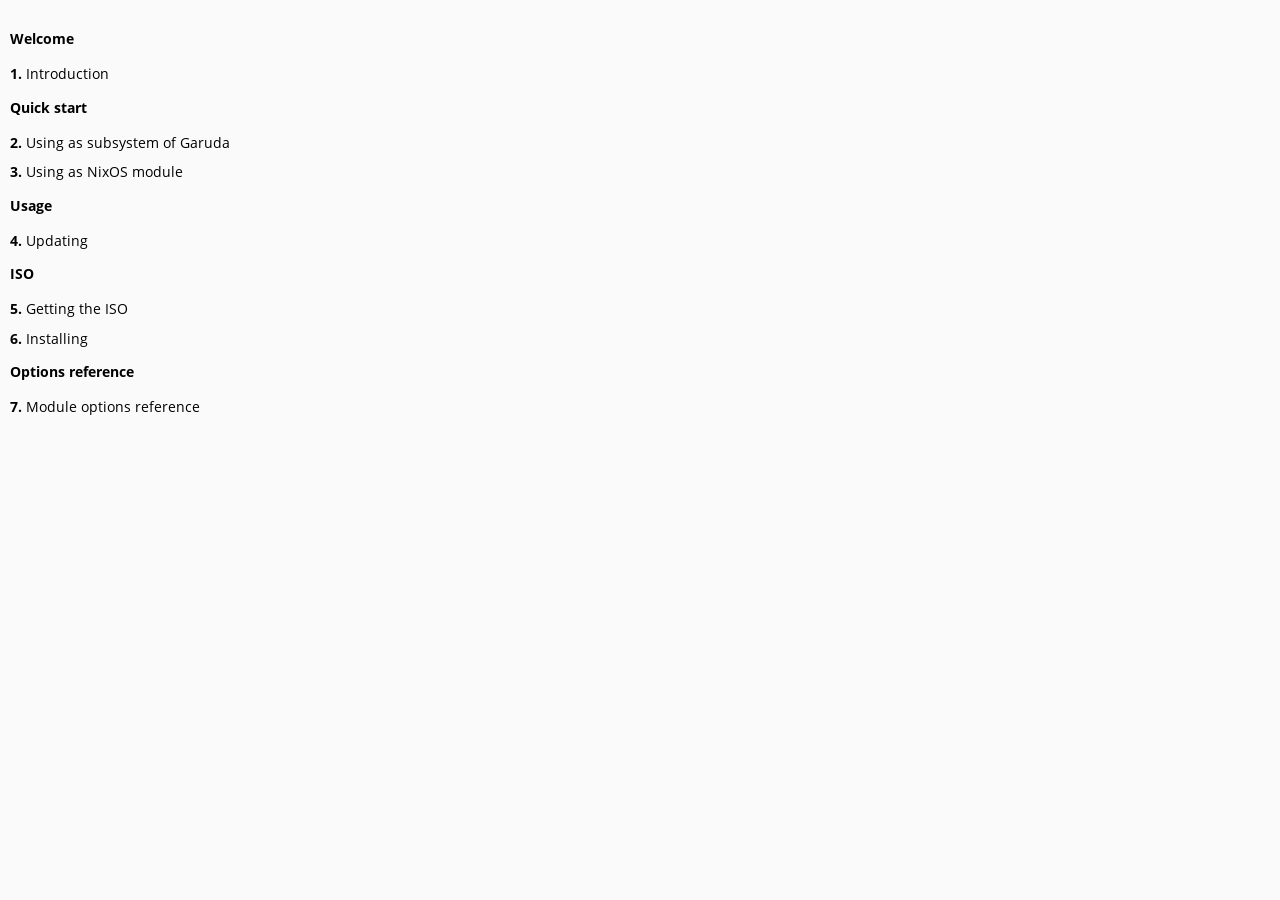
<file: toc.html>
<!DOCTYPE HTML>
<html lang="en" class="mocha" dir="ltr">
    <head>
        <!-- sidebar iframe generated using mdBook

        This is a frame, and not included directly in the page, to control the total size of the
        book. The TOC contains an entry for each page, so if each page includes a copy of the TOC,
        the total size of the page becomes O(n**2).

        The frame is only used as a fallback when JS is turned off. When it's on, the sidebar is
        instead added to the main page by `toc.js` instead. The JavaScript mode is better
        because, when running in a `file:///` URL, the iframed page would not be Same-Origin as
        the rest of the page, so the sidebar and the main page theme would fall out of sync.
        -->
        <meta charset="UTF-8">
        <meta name="robots" content="noindex">
        <!-- Custom HTML head -->
        <meta name="viewport" content="width=device-width, initial-scale=1">
        <meta name="theme-color" content="#ffffff">
        <link rel="stylesheet" href="css/variables-8adf115d.css">
        <link rel="stylesheet" href="css/general-e96d0476.css">
        <link rel="stylesheet" href="css/chrome-d279d366.css">
        <link rel="stylesheet" href="css/print-9e4910d8.css" media="print">
        <!-- Fonts -->
        <link rel="stylesheet" href="fonts/fonts-9644e21d.css">
        <!-- Custom theme stylesheets -->
        <link rel="stylesheet" href="./theme/catppuccin.css">
    </head>
    <body class="sidebar-iframe-inner">
        <ol class="chapter"><li class="chapter-item expanded "><li class="part-title">Welcome</li></li><li class="chapter-item expanded "><span class="chapter-link-wrapper"><a href="intro.html" target="_parent"><strong aria-hidden="true">1.</strong> Introduction</a></span></li><li class="chapter-item expanded "><li class="part-title">Quick start</li></li><li class="chapter-item expanded "><span class="chapter-link-wrapper"><a href="subsystem/quick-start.html" target="_parent"><strong aria-hidden="true">2.</strong> Using as subsystem of Garuda</a></span></li><li class="chapter-item expanded "><span class="chapter-link-wrapper"><a href="nixos-module/quick-start.html" target="_parent"><strong aria-hidden="true">3.</strong> Using as NixOS module</a></span></li><li class="chapter-item expanded "><li class="part-title">Usage</li></li><li class="chapter-item expanded "><span class="chapter-link-wrapper"><a href="updating.html" target="_parent"><strong aria-hidden="true">4.</strong> Updating</a></span></li><li class="chapter-item expanded "><li class="part-title">ISO</li></li><li class="chapter-item expanded "><span class="chapter-link-wrapper"><a href="iso/getting.html" target="_parent"><strong aria-hidden="true">5.</strong> Getting the ISO</a></span></li><li class="chapter-item expanded "><span class="chapter-link-wrapper"><a href="iso/install.html" target="_parent"><strong aria-hidden="true">6.</strong> Installing</a></span></li><li class="chapter-item expanded "><li class="part-title">Options reference</li></li><li class="chapter-item expanded "><span class="chapter-link-wrapper"><a href="nixos-module/options.html" target="_parent"><strong aria-hidden="true">7.</strong> Module options reference</a></span></li></ol>
    </body>
</html>
</file>
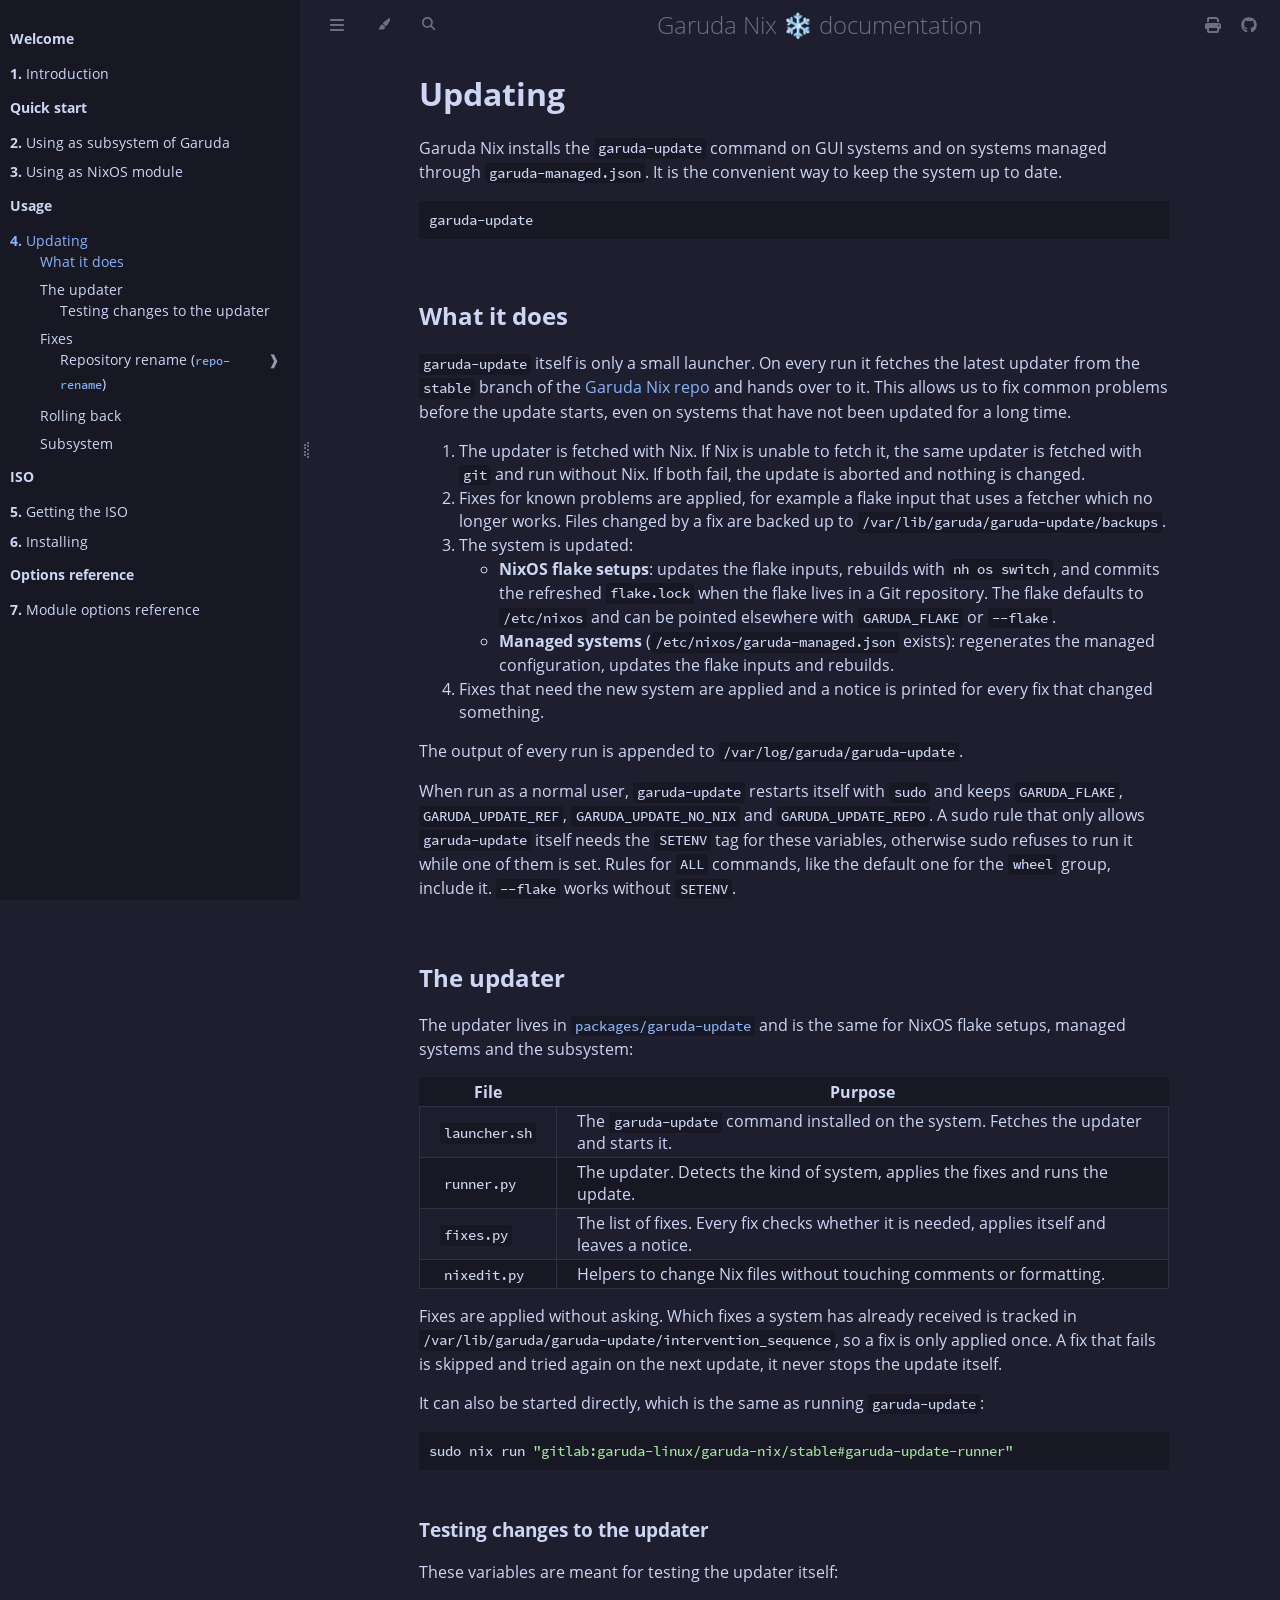
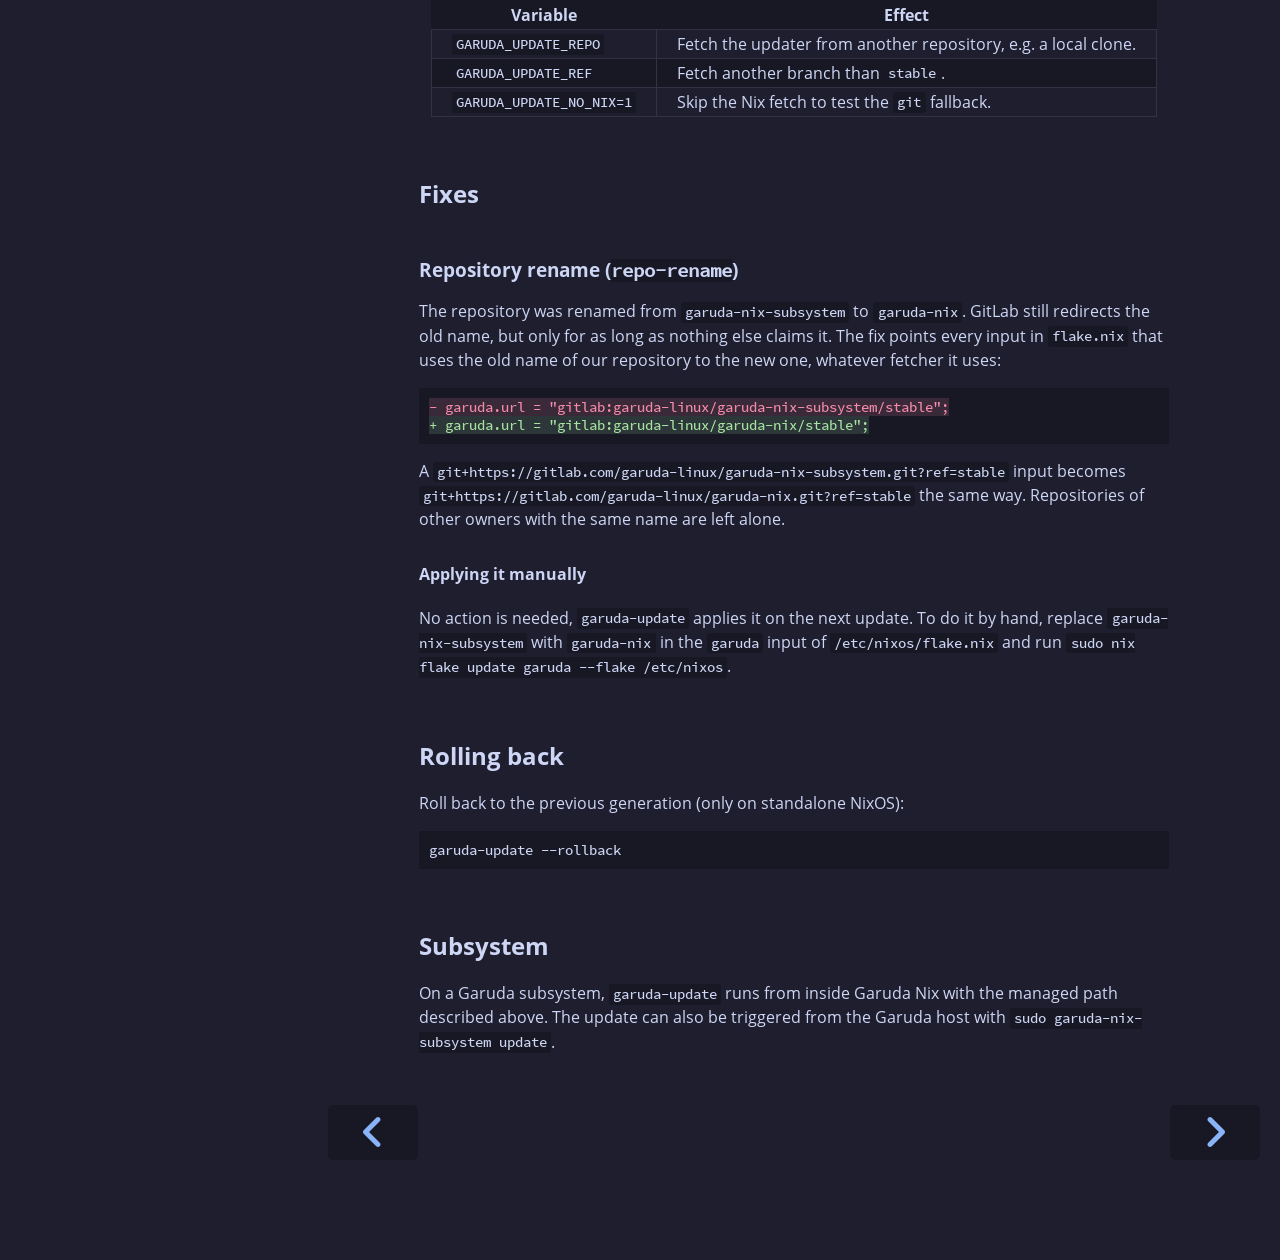
<file: updating.html>
<!DOCTYPE HTML>
<html lang="en" class="mocha sidebar-visible" dir="ltr">
    <head>
        <!-- Book generated using mdBook -->
        <meta charset="UTF-8">
        <title>Updating - Garuda Nix ❄️ documentation</title>


        <!-- Custom HTML head -->

        <meta name="description" content="Contains the documentation for Garuda Nix">
        <meta name="viewport" content="width=device-width, initial-scale=1">
        <meta name="theme-color" content="#ffffff">

        <link rel="icon" href="favicon-de23e50b.svg">
        <link rel="shortcut icon" href="favicon-8114d1fc.png">
        <link rel="stylesheet" href="css/variables-8adf115d.css">
        <link rel="stylesheet" href="css/general-e96d0476.css">
        <link rel="stylesheet" href="css/chrome-d279d366.css">
        <link rel="stylesheet" href="css/print-9e4910d8.css" media="print">

        <!-- Fonts -->
        <link rel="stylesheet" href="fonts/fonts-9644e21d.css">

        <!-- Highlight.js Stylesheets -->
        <link rel="stylesheet" id="mdbook-highlight-css" href="highlight-493f70e1.css">
        <link rel="stylesheet" id="mdbook-tomorrow-night-css" href="tomorrow-night-4c0ae647.css">
        <link rel="stylesheet" id="mdbook-ayu-highlight-css" href="ayu-highlight-3fdfc3ac.css">

        <!-- Custom theme stylesheets -->
        <link rel="stylesheet" href="./theme/catppuccin.css">


        <!-- Provide site root and default themes to javascript -->
        <script>
            const path_to_root = "";
            const default_light_theme = "mocha";
            const default_dark_theme = "mocha";
            window.path_to_searchindex_js = "searchindex-a5d4e2b7.js";
        </script>
        <!-- Start loading toc.js asap -->
        <script src="toc-729dcad2.js"></script>
    </head>
    <body>
    <div id="mdbook-help-container">
        <div id="mdbook-help-popup">
            <h2 class="mdbook-help-title">Keyboard shortcuts</h2>
            <div>
                <p>Press <kbd>←</kbd> or <kbd>→</kbd> to navigate between chapters</p>
                <p>Press <kbd>S</kbd> or <kbd>/</kbd> to search in the book</p>
                <p>Press <kbd>?</kbd> to show this help</p>
                <p>Press <kbd>Esc</kbd> to hide this help</p>
            </div>
        </div>
    </div>
    <div id="mdbook-body-container">
        <!-- Work around some values being stored in localStorage wrapped in quotes -->
        <script>
            try {
                let theme = localStorage.getItem('mdbook-theme');
                let sidebar = localStorage.getItem('mdbook-sidebar');

                if (theme.startsWith('"') && theme.endsWith('"')) {
                    localStorage.setItem('mdbook-theme', theme.slice(1, theme.length - 1));
                }

                if (sidebar.startsWith('"') && sidebar.endsWith('"')) {
                    localStorage.setItem('mdbook-sidebar', sidebar.slice(1, sidebar.length - 1));
                }
            } catch (e) { }
        </script>

        <!-- Set the theme before any content is loaded, prevents flash -->
        <script>
            const default_theme = window.matchMedia("(prefers-color-scheme: dark)").matches ? default_dark_theme : default_light_theme;
            let theme;
            try { theme = localStorage.getItem('mdbook-theme'); } catch(e) { }
            if (theme === null || theme === undefined) { theme = default_theme; }
            const html = document.documentElement;
            html.classList.remove('mocha')
            html.classList.add(theme);
            html.classList.add("js");
        </script>

        <input type="checkbox" id="mdbook-sidebar-toggle-anchor" class="hidden">

        <!-- Hide / unhide sidebar before it is displayed -->
        <script>
            let sidebar = null;
            const sidebar_toggle = document.getElementById("mdbook-sidebar-toggle-anchor");
            if (document.body.clientWidth >= 1080) {
                try { sidebar = localStorage.getItem('mdbook-sidebar'); } catch(e) { }
                sidebar = sidebar || 'visible';
            } else {
                sidebar = 'hidden';
                sidebar_toggle.checked = false;
            }
            if (sidebar === 'visible') {
                sidebar_toggle.checked = true;
            } else {
                html.classList.remove('sidebar-visible');
            }
        </script>

        <nav id="mdbook-sidebar" class="sidebar" aria-label="Table of contents">
            <!-- populated by js -->
            <mdbook-sidebar-scrollbox class="sidebar-scrollbox"></mdbook-sidebar-scrollbox>
            <noscript>
                <iframe class="sidebar-iframe-outer" src="toc.html"></iframe>
            </noscript>
            <div id="mdbook-sidebar-resize-handle" class="sidebar-resize-handle">
                <div class="sidebar-resize-indicator"></div>
            </div>
        </nav>

        <div id="mdbook-page-wrapper" class="page-wrapper">

            <div class="page">
                <div id="mdbook-menu-bar-hover-placeholder"></div>
                <div id="mdbook-menu-bar" class="menu-bar sticky">
                    <div class="left-buttons">
                        <label id="mdbook-sidebar-toggle" class="icon-button" for="mdbook-sidebar-toggle-anchor" title="Toggle Table of Contents" aria-label="Toggle Table of Contents" aria-controls="mdbook-sidebar">
                            <span class=fa-svg><svg xmlns="http://www.w3.org/2000/svg" viewBox="0 0 448 512"><!--! Font Awesome Free 6.2.0 by @fontawesome - https://fontawesome.com License - https://fontawesome.com/license/free (Icons: CC BY 4.0, Fonts: SIL OFL 1.1, Code: MIT License) Copyright 2022 Fonticons, Inc. --><path d="M0 96C0 78.3 14.3 64 32 64H416c17.7 0 32 14.3 32 32s-14.3 32-32 32H32C14.3 128 0 113.7 0 96zM0 256c0-17.7 14.3-32 32-32H416c17.7 0 32 14.3 32 32s-14.3 32-32 32H32c-17.7 0-32-14.3-32-32zM448 416c0 17.7-14.3 32-32 32H32c-17.7 0-32-14.3-32-32s14.3-32 32-32H416c17.7 0 32 14.3 32 32z"/></svg></span>
                        </label>
                        <button id="mdbook-theme-toggle" class="icon-button" type="button" title="Change theme" aria-label="Change theme" aria-haspopup="true" aria-expanded="false" aria-controls="mdbook-theme-list">
                            <span class=fa-svg><svg xmlns="http://www.w3.org/2000/svg" viewBox="0 0 576 512"><!--! Font Awesome Free 6.2.0 by @fontawesome - https://fontawesome.com License - https://fontawesome.com/license/free (Icons: CC BY 4.0, Fonts: SIL OFL 1.1, Code: MIT License) Copyright 2022 Fonticons, Inc. --><path d="M371.3 367.1c27.3-3.9 51.9-19.4 67.2-42.9L600.2 74.1c12.6-19.5 9.4-45.3-7.6-61.2S549.7-4.4 531.1 9.6L294.4 187.2c-24 18-38.2 46.1-38.4 76.1L371.3 367.1zm-19.6 25.4l-116-104.4C175.9 290.3 128 339.6 128 400c0 3.9 .2 7.8 .6 11.6c1.8 17.5-10.2 36.4-27.8 36.4H96c-17.7 0-32 14.3-32 32s14.3 32 32 32H240c61.9 0 112-50.1 112-112c0-2.5-.1-5-.2-7.5z"/></svg></span>
                        </button>
                        <ul id="mdbook-theme-list" class="theme-popup" aria-label="Themes" role="menu">
                            <li role="none"><button role="menuitem" class="theme" id="mdbook-theme-default_theme">Auto</button></li>
                            <li role="none"><button role="menuitem" class="theme" id="mdbook-theme-light">Light</button></li>
                            <li role="none"><button role="menuitem" class="theme" id="mdbook-theme-rust">Rust</button></li>
                            <li role="none"><button role="menuitem" class="theme" id="mdbook-theme-coal">Coal</button></li>
                            <li role="none"><button role="menuitem" class="theme" id="mdbook-theme-navy">Navy</button></li>
                            <li role="none"><button role="menuitem" class="theme" id="mdbook-theme-ayu">Ayu</button></li>
                        </ul>
                        <button id="mdbook-search-toggle" class="icon-button" type="button" title="Search (`/`)" aria-label="Toggle Searchbar" aria-expanded="false" aria-keyshortcuts="/ s" aria-controls="mdbook-searchbar">
                            <span class=fa-svg><svg xmlns="http://www.w3.org/2000/svg" viewBox="0 0 512 512"><!--! Font Awesome Free 6.2.0 by @fontawesome - https://fontawesome.com License - https://fontawesome.com/license/free (Icons: CC BY 4.0, Fonts: SIL OFL 1.1, Code: MIT License) Copyright 2022 Fonticons, Inc. --><path d="M416 208c0 45.9-14.9 88.3-40 122.7L502.6 457.4c12.5 12.5 12.5 32.8 0 45.3s-32.8 12.5-45.3 0L330.7 376c-34.4 25.2-76.8 40-122.7 40C93.1 416 0 322.9 0 208S93.1 0 208 0S416 93.1 416 208zM208 352c79.5 0 144-64.5 144-144s-64.5-144-144-144S64 128.5 64 208s64.5 144 144 144z"/></svg></span>
                        </button>
                    </div>

                    <h1 class="menu-title">Garuda Nix ❄️ documentation</h1>

                    <div class="right-buttons">
                        <a href="print.html" title="Print this book" aria-label="Print this book">
                            <span class=fa-svg id="print-button"><svg xmlns="http://www.w3.org/2000/svg" viewBox="0 0 512 512"><!--! Font Awesome Free 6.2.0 by @fontawesome - https://fontawesome.com License - https://fontawesome.com/license/free (Icons: CC BY 4.0, Fonts: SIL OFL 1.1, Code: MIT License) Copyright 2022 Fonticons, Inc. --><path d="M128 0C92.7 0 64 28.7 64 64v96h64V64H354.7L384 93.3V160h64V93.3c0-17-6.7-33.3-18.7-45.3L400 18.7C388 6.7 371.7 0 354.7 0H128zM384 352v32 64H128V384 368 352H384zm64 32h32c17.7 0 32-14.3 32-32V256c0-35.3-28.7-64-64-64H64c-35.3 0-64 28.7-64 64v96c0 17.7 14.3 32 32 32H64v64c0 35.3 28.7 64 64 64H384c35.3 0 64-28.7 64-64V384zm-16-88c-13.3 0-24-10.7-24-24s10.7-24 24-24s24 10.7 24 24s-10.7 24-24 24z"/></svg></span>
                        </a>
                        <a href="https://gitlab.com/garuda-linux/garuda-nix" title="Git repository" aria-label="Git repository">
                            <span class=fa-svg><svg xmlns="http://www.w3.org/2000/svg" viewBox="0 0 496 512"><!--! Font Awesome Free 6.2.0 by @fontawesome - https://fontawesome.com License - https://fontawesome.com/license/free (Icons: CC BY 4.0, Fonts: SIL OFL 1.1, Code: MIT License) Copyright 2022 Fonticons, Inc. --><path d="M165.9 397.4c0 2-2.3 3.6-5.2 3.6-3.3.3-5.6-1.3-5.6-3.6 0-2 2.3-3.6 5.2-3.6 3-.3 5.6 1.3 5.6 3.6zm-31.1-4.5c-.7 2 1.3 4.3 4.3 4.9 2.6 1 5.6 0 6.2-2s-1.3-4.3-4.3-5.2c-2.6-.7-5.5.3-6.2 2.3zm44.2-1.7c-2.9.7-4.9 2.6-4.6 4.9.3 2 2.9 3.3 5.9 2.6 2.9-.7 4.9-2.6 4.6-4.6-.3-1.9-3-3.2-5.9-2.9zM244.8 8C106.1 8 0 113.3 0 252c0 110.9 69.8 205.8 169.5 239.2 12.8 2.3 17.3-5.6 17.3-12.1 0-6.2-.3-40.4-.3-61.4 0 0-70 15-84.7-29.8 0 0-11.4-29.1-27.8-36.6 0 0-22.9-15.7 1.6-15.4 0 0 24.9 2 38.6 25.8 21.9 38.6 58.6 27.5 72.9 20.9 2.3-16 8.8-27.1 16-33.7-55.9-6.2-112.3-14.3-112.3-110.5 0-27.5 7.6-41.3 23.6-58.9-2.6-6.5-11.1-33.3 2.6-67.9 20.9-6.5 69 27 69 27 20-5.6 41.5-8.5 62.8-8.5s42.8 2.9 62.8 8.5c0 0 48.1-33.6 69-27 13.7 34.7 5.2 61.4 2.6 67.9 16 17.7 25.8 31.5 25.8 58.9 0 96.5-58.9 104.2-114.8 110.5 9.2 7.9 17 22.9 17 46.4 0 33.7-.3 75.4-.3 83.6 0 6.5 4.6 14.4 17.3 12.1C428.2 457.8 496 362.9 496 252 496 113.3 383.5 8 244.8 8zM97.2 352.9c-1.3 1-1 3.3.7 5.2 1.6 1.6 3.9 2.3 5.2 1 1.3-1 1-3.3-.7-5.2-1.6-1.6-3.9-2.3-5.2-1zm-10.8-8.1c-.7 1.3.3 2.9 2.3 3.9 1.6 1 3.6.7 4.3-.7.7-1.3-.3-2.9-2.3-3.9-2-.6-3.6-.3-4.3.7zm32.4 35.6c-1.6 1.3-1 4.3 1.3 6.2 2.3 2.3 5.2 2.6 6.5 1 1.3-1.3.7-4.3-1.3-6.2-2.2-2.3-5.2-2.6-6.5-1zm-11.4-14.7c-1.6 1-1.6 3.6 0 5.9 1.6 2.3 4.3 3.3 5.6 2.3 1.6-1.3 1.6-3.9 0-6.2-1.4-2.3-4-3.3-5.6-2z"/></svg></span>
                        </a>

                    </div>
                </div>

                <div id="mdbook-search-wrapper" class="hidden">
                    <form id="mdbook-searchbar-outer" class="searchbar-outer">
                        <div class="search-wrapper">
                            <input type="search" id="mdbook-searchbar" name="searchbar" placeholder="Search this book ..." aria-controls="mdbook-searchresults-outer" aria-describedby="searchresults-header">
                            <div class="spinner-wrapper">
                                <span class=fa-svg id="fa-spin"><svg xmlns="http://www.w3.org/2000/svg" viewBox="0 0 512 512"><!--! Font Awesome Free 6.2.0 by @fontawesome - https://fontawesome.com License - https://fontawesome.com/license/free (Icons: CC BY 4.0, Fonts: SIL OFL 1.1, Code: MIT License) Copyright 2022 Fonticons, Inc. --><path d="M304 48c0-26.5-21.5-48-48-48s-48 21.5-48 48s21.5 48 48 48s48-21.5 48-48zm0 416c0-26.5-21.5-48-48-48s-48 21.5-48 48s21.5 48 48 48s48-21.5 48-48zM48 304c26.5 0 48-21.5 48-48s-21.5-48-48-48s-48 21.5-48 48s21.5 48 48 48zm464-48c0-26.5-21.5-48-48-48s-48 21.5-48 48s21.5 48 48 48s48-21.5 48-48zM142.9 437c18.7-18.7 18.7-49.1 0-67.9s-49.1-18.7-67.9 0s-18.7 49.1 0 67.9s49.1 18.7 67.9 0zm0-294.2c18.7-18.7 18.7-49.1 0-67.9S93.7 56.2 75 75s-18.7 49.1 0 67.9s49.1 18.7 67.9 0zM369.1 437c18.7 18.7 49.1 18.7 67.9 0s18.7-49.1 0-67.9s-49.1-18.7-67.9 0s-18.7 49.1 0 67.9z"/></svg></span>
                            </div>
                        </div>
                    </form>
                    <div id="mdbook-searchresults-outer" class="searchresults-outer hidden">
                        <div id="mdbook-searchresults-header" class="searchresults-header"></div>
                        <ul id="mdbook-searchresults">
                        </ul>
                    </div>
                </div>

                <!-- Apply ARIA attributes after the sidebar and the sidebar toggle button are added to the DOM -->
                <script>
                    document.getElementById('mdbook-sidebar-toggle').setAttribute('aria-expanded', sidebar === 'visible');
                    document.getElementById('mdbook-sidebar').setAttribute('aria-hidden', sidebar !== 'visible');
                    Array.from(document.querySelectorAll('#mdbook-sidebar a')).forEach(function(link) {
                        link.setAttribute('tabIndex', sidebar === 'visible' ? 0 : -1);
                    });
                </script>

                <div id="mdbook-content" class="content">
                    <main>
                        <h1 id="updating"><a class="header" href="#updating">Updating</a></h1>
<p>Garuda Nix installs the <code>garuda-update</code> command on GUI systems and on systems managed through <code>garuda-managed.json</code>.
It is the convenient way to keep the system up to date.</p>
<pre><code class="language-sh">garuda-update
</code></pre>
<h2 id="what-it-does"><a class="header" href="#what-it-does">What it does</a></h2>
<p><code>garuda-update</code> itself is only a small launcher. On every run it fetches the latest updater from the <code>stable</code> branch of the <a href="https://gitlab.com/garuda-linux/garuda-nix">Garuda Nix repo</a> and hands over to it. This allows us to fix common problems before the update starts, even on systems that have not been updated for a long time.</p>
<ol>
<li>The updater is fetched with Nix. If Nix is unable to fetch it, the same updater is fetched with <code>git</code> and run without Nix. If both fail, the update is aborted and nothing is changed.</li>
<li>Fixes for known problems are applied, for example a flake input that uses a fetcher which no longer works. Files changed by a fix are backed up to <code>/var/lib/garuda/garuda-update/backups</code>.</li>
<li>The system is updated:
<ul>
<li><strong>NixOS flake setups</strong>: updates the flake inputs, rebuilds with <code>nh os switch</code>, and commits the refreshed <code>flake.lock</code> when the flake lives in a Git repository. The flake defaults to <code>/etc/nixos</code> and can be pointed elsewhere with <code>GARUDA_FLAKE</code> or <code>--flake</code>.</li>
<li><strong>Managed systems</strong> (<code>/etc/nixos/garuda-managed.json</code> exists): regenerates the managed configuration, updates the flake inputs and rebuilds.</li>
</ul>
</li>
<li>Fixes that need the new system are applied and a notice is printed for every fix that changed something.</li>
</ol>
<p>The output of every run is appended to <code>/var/log/garuda/garuda-update</code>.</p>
<p>When run as a normal user, <code>garuda-update</code> restarts itself with <code>sudo</code> and keeps <code>GARUDA_FLAKE</code>, <code>GARUDA_UPDATE_REF</code>, <code>GARUDA_UPDATE_NO_NIX</code> and <code>GARUDA_UPDATE_REPO</code>. A sudo rule that only allows <code>garuda-update</code> itself needs the <code>SETENV</code> tag for these variables, otherwise sudo refuses to run it while one of them is set. Rules for <code>ALL</code> commands, like the default one for the <code>wheel</code> group, include it. <code>--flake</code> works without <code>SETENV</code>.</p>
<h2 id="the-updater"><a class="header" href="#the-updater">The updater</a></h2>
<p>The updater lives in <a href="https://gitlab.com/garuda-linux/garuda-nix/-/tree/main/packages/garuda-update"><code>packages/garuda-update</code></a> and is the same for NixOS flake setups, managed systems and the subsystem:</p>
<div class="table-wrapper">
<table>
<thead>
<tr><th>File</th><th>Purpose</th></tr>
</thead>
<tbody>
<tr><td><code>launcher.sh</code></td><td>The <code>garuda-update</code> command installed on the system. Fetches the updater and starts it.</td></tr>
<tr><td><code>runner.py</code></td><td>The updater. Detects the kind of system, applies the fixes and runs the update.</td></tr>
<tr><td><code>fixes.py</code></td><td>The list of fixes. Every fix checks whether it is needed, applies itself and leaves a notice.</td></tr>
<tr><td><code>nixedit.py</code></td><td>Helpers to change Nix files without touching comments or formatting.</td></tr>
</tbody>
</table>
</div>
<p>Fixes are applied without asking. Which fixes a system has already received is tracked in <code>/var/lib/garuda/garuda-update/intervention_sequence</code>, so a fix is only applied once. A fix that fails is skipped and tried again on the next update, it never stops the update itself.</p>
<p>It can also be started directly, which is the same as running <code>garuda-update</code>:</p>
<pre><code class="language-sh">sudo nix run "gitlab:garuda-linux/garuda-nix/stable#garuda-update-runner"
</code></pre>
<h3 id="testing-changes-to-the-updater"><a class="header" href="#testing-changes-to-the-updater">Testing changes to the updater</a></h3>
<p>These variables are meant for testing the updater itself:</p>
<div class="table-wrapper">
<table>
<thead>
<tr><th>Variable</th><th>Effect</th></tr>
</thead>
<tbody>
<tr><td><code>GARUDA_UPDATE_REPO</code></td><td>Fetch the updater from another repository, e.g. a local clone.</td></tr>
<tr><td><code>GARUDA_UPDATE_REF</code></td><td>Fetch another branch than <code>stable</code>.</td></tr>
<tr><td><code>GARUDA_UPDATE_NO_NIX=1</code></td><td>Skip the Nix fetch to test the <code>git</code> fallback.</td></tr>
</tbody>
</table>
</div>
<h2 id="fixes"><a class="header" href="#fixes">Fixes</a></h2>
<h3 id="repository-rename-repo-rename"><a class="header" href="#repository-rename-repo-rename">Repository rename (<code>repo-rename</code>)</a></h3>
<p>The repository was renamed from <code>garuda-nix-subsystem</code> to <code>garuda-nix</code>. GitLab still redirects the old name, but only for as long as nothing else claims it. The fix points every input in <code>flake.nix</code> that uses the old name of our repository to the new one, whatever fetcher it uses:</p>
<pre><code class="language-diff">- garuda.url = "gitlab:garuda-linux/garuda-nix-subsystem/stable";
+ garuda.url = "gitlab:garuda-linux/garuda-nix/stable";
</code></pre>
<p>A <code>git+https://gitlab.com/garuda-linux/garuda-nix-subsystem.git?ref=stable</code> input becomes <code>git+https://gitlab.com/garuda-linux/garuda-nix.git?ref=stable</code> the same way. Repositories of other owners with the same name are left alone.</p>
<h4 id="applying-it-manually"><a class="header" href="#applying-it-manually">Applying it manually</a></h4>
<p>No action is needed, <code>garuda-update</code> applies it on the next update. To do it by hand, replace <code>garuda-nix-subsystem</code> with <code>garuda-nix</code> in the <code>garuda</code> input of <code>/etc/nixos/flake.nix</code> and run <code>sudo nix flake update garuda --flake /etc/nixos</code>.</p>
<h2 id="rolling-back"><a class="header" href="#rolling-back">Rolling back</a></h2>
<p>Roll back to the previous generation (only on standalone NixOS):</p>
<pre><code class="language-sh">garuda-update --rollback
</code></pre>
<h2 id="subsystem"><a class="header" href="#subsystem">Subsystem</a></h2>
<p>On a Garuda subsystem, <code>garuda-update</code> runs from inside Garuda Nix with the managed path described above. The update can also be triggered from the Garuda host with <code>sudo garuda-nix-subsystem update</code>.</p>

                    </main>

                    <nav class="nav-wrapper" aria-label="Page navigation">
                        <!-- Mobile navigation buttons -->
                            <a rel="prev" href="nixos-module/quick-start.html" class="mobile-nav-chapters previous" title="Previous chapter" aria-label="Previous chapter" aria-keyshortcuts="Left">
                                <span class=fa-svg><svg xmlns="http://www.w3.org/2000/svg" viewBox="0 0 320 512"><!--! Font Awesome Free 6.2.0 by @fontawesome - https://fontawesome.com License - https://fontawesome.com/license/free (Icons: CC BY 4.0, Fonts: SIL OFL 1.1, Code: MIT License) Copyright 2022 Fonticons, Inc. --><path d="M41.4 233.4c-12.5 12.5-12.5 32.8 0 45.3l160 160c12.5 12.5 32.8 12.5 45.3 0s12.5-32.8 0-45.3L109.3 256 246.6 118.6c12.5-12.5 12.5-32.8 0-45.3s-32.8-12.5-45.3 0l-160 160z"/></svg></span>
                            </a>

                            <a rel="next prefetch" href="iso/getting.html" class="mobile-nav-chapters next" title="Next chapter" aria-label="Next chapter" aria-keyshortcuts="Right">
                                <span class=fa-svg><svg xmlns="http://www.w3.org/2000/svg" viewBox="0 0 320 512"><!--! Font Awesome Free 6.2.0 by @fontawesome - https://fontawesome.com License - https://fontawesome.com/license/free (Icons: CC BY 4.0, Fonts: SIL OFL 1.1, Code: MIT License) Copyright 2022 Fonticons, Inc. --><path d="M278.6 233.4c12.5 12.5 12.5 32.8 0 45.3l-160 160c-12.5 12.5-32.8 12.5-45.3 0s-12.5-32.8 0-45.3L210.7 256 73.4 118.6c-12.5-12.5-12.5-32.8 0-45.3s32.8-12.5 45.3 0l160 160z"/></svg></span>
                            </a>

                        <div style="clear: both"></div>
                    </nav>
                </div>
            </div>

            <nav class="nav-wide-wrapper" aria-label="Page navigation">
                    <a rel="prev" href="nixos-module/quick-start.html" class="nav-chapters previous" title="Previous chapter" aria-label="Previous chapter" aria-keyshortcuts="Left">
                        <span class=fa-svg><svg xmlns="http://www.w3.org/2000/svg" viewBox="0 0 320 512"><!--! Font Awesome Free 6.2.0 by @fontawesome - https://fontawesome.com License - https://fontawesome.com/license/free (Icons: CC BY 4.0, Fonts: SIL OFL 1.1, Code: MIT License) Copyright 2022 Fonticons, Inc. --><path d="M41.4 233.4c-12.5 12.5-12.5 32.8 0 45.3l160 160c12.5 12.5 32.8 12.5 45.3 0s12.5-32.8 0-45.3L109.3 256 246.6 118.6c12.5-12.5 12.5-32.8 0-45.3s-32.8-12.5-45.3 0l-160 160z"/></svg></span>
                    </a>

                    <a rel="next prefetch" href="iso/getting.html" class="nav-chapters next" title="Next chapter" aria-label="Next chapter" aria-keyshortcuts="Right">
                        <span class=fa-svg><svg xmlns="http://www.w3.org/2000/svg" viewBox="0 0 320 512"><!--! Font Awesome Free 6.2.0 by @fontawesome - https://fontawesome.com License - https://fontawesome.com/license/free (Icons: CC BY 4.0, Fonts: SIL OFL 1.1, Code: MIT License) Copyright 2022 Fonticons, Inc. --><path d="M278.6 233.4c12.5 12.5 12.5 32.8 0 45.3l-160 160c-12.5 12.5-32.8 12.5-45.3 0s-12.5-32.8 0-45.3L210.7 256 73.4 118.6c-12.5-12.5-12.5-32.8 0-45.3s32.8-12.5 45.3 0l160 160z"/></svg></span>
                    </a>
            </nav>

        </div>

        <template id=fa-eye><span class=fa-svg><svg xmlns="http://www.w3.org/2000/svg" viewBox="0 0 576 512"><!--! Font Awesome Free 6.2.0 by @fontawesome - https://fontawesome.com License - https://fontawesome.com/license/free (Icons: CC BY 4.0, Fonts: SIL OFL 1.1, Code: MIT License) Copyright 2022 Fonticons, Inc. --><path d="M288 32c-80.8 0-145.5 36.8-192.6 80.6C48.6 156 17.3 208 2.5 243.7c-3.3 7.9-3.3 16.7 0 24.6C17.3 304 48.6 356 95.4 399.4C142.5 443.2 207.2 480 288 480s145.5-36.8 192.6-80.6c46.8-43.5 78.1-95.4 93-131.1c3.3-7.9 3.3-16.7 0-24.6c-14.9-35.7-46.2-87.7-93-131.1C433.5 68.8 368.8 32 288 32zM432 256c0 79.5-64.5 144-144 144s-144-64.5-144-144s64.5-144 144-144s144 64.5 144 144zM288 192c0 35.3-28.7 64-64 64c-11.5 0-22.3-3-31.6-8.4c-.2 2.8-.4 5.5-.4 8.4c0 53 43 96 96 96s96-43 96-96s-43-96-96-96c-2.8 0-5.6 .1-8.4 .4c5.3 9.3 8.4 20.1 8.4 31.6z"/></svg></span></template>
        <template id=fa-eye-slash><span class=fa-svg><svg xmlns="http://www.w3.org/2000/svg" viewBox="0 0 640 512"><!--! Font Awesome Free 6.2.0 by @fontawesome - https://fontawesome.com License - https://fontawesome.com/license/free (Icons: CC BY 4.0, Fonts: SIL OFL 1.1, Code: MIT License) Copyright 2022 Fonticons, Inc. --><path d="M38.8 5.1C28.4-3.1 13.3-1.2 5.1 9.2S-1.2 34.7 9.2 42.9l592 464c10.4 8.2 25.5 6.3 33.7-4.1s6.3-25.5-4.1-33.7L525.6 386.7c39.6-40.6 66.4-86.1 79.9-118.4c3.3-7.9 3.3-16.7 0-24.6c-14.9-35.7-46.2-87.7-93-131.1C465.5 68.8 400.8 32 320 32c-68.2 0-125 26.3-169.3 60.8L38.8 5.1zM223.1 149.5C248.6 126.2 282.7 112 320 112c79.5 0 144 64.5 144 144c0 24.9-6.3 48.3-17.4 68.7L408 294.5c5.2-11.8 8-24.8 8-38.5c0-53-43-96-96-96c-2.8 0-5.6 .1-8.4 .4c5.3 9.3 8.4 20.1 8.4 31.6c0 10.2-2.4 19.8-6.6 28.3l-90.3-70.8zm223.1 298L373 389.9c-16.4 6.5-34.3 10.1-53 10.1c-79.5 0-144-64.5-144-144c0-6.9 .5-13.6 1.4-20.2L83.1 161.5C60.3 191.2 44 220.8 34.5 243.7c-3.3 7.9-3.3 16.7 0 24.6c14.9 35.7 46.2 87.7 93 131.1C174.5 443.2 239.2 480 320 480c47.8 0 89.9-12.9 126.2-32.5z"/></svg></span></template>
        <template id=fa-copy><span class=fa-svg><svg xmlns="http://www.w3.org/2000/svg" viewBox="0 0 512 512"><!--! Font Awesome Free 6.2.0 by @fontawesome - https://fontawesome.com License - https://fontawesome.com/license/free (Icons: CC BY 4.0, Fonts: SIL OFL 1.1, Code: MIT License) Copyright 2022 Fonticons, Inc. --><path d="M502.6 70.63l-61.25-61.25C435.4 3.371 427.2 0 418.7 0H255.1c-35.35 0-64 28.66-64 64l.0195 256C192 355.4 220.7 384 256 384h192c35.2 0 64-28.8 64-64V93.25C512 84.77 508.6 76.63 502.6 70.63zM464 320c0 8.836-7.164 16-16 16H255.1c-8.838 0-16-7.164-16-16L239.1 64.13c0-8.836 7.164-16 16-16h128L384 96c0 17.67 14.33 32 32 32h47.1V320zM272 448c0 8.836-7.164 16-16 16H63.1c-8.838 0-16-7.164-16-16L47.98 192.1c0-8.836 7.164-16 16-16H160V128H63.99c-35.35 0-64 28.65-64 64l.0098 256C.002 483.3 28.66 512 64 512h192c35.2 0 64-28.8 64-64v-32h-47.1L272 448z"/></svg></span></template>
        <template id=fa-play><span class=fa-svg><svg xmlns="http://www.w3.org/2000/svg" viewBox="0 0 384 512"><!--! Font Awesome Free 6.2.0 by @fontawesome - https://fontawesome.com License - https://fontawesome.com/license/free (Icons: CC BY 4.0, Fonts: SIL OFL 1.1, Code: MIT License) Copyright 2022 Fonticons, Inc. --><path d="M73 39c-14.8-9.1-33.4-9.4-48.5-.9S0 62.6 0 80V432c0 17.4 9.4 33.4 24.5 41.9s33.7 8.1 48.5-.9L361 297c14.3-8.7 23-24.2 23-41s-8.7-32.2-23-41L73 39z"/></svg></span></template>
        <template id=fa-clock-rotate-left><span class=fa-svg><svg xmlns="http://www.w3.org/2000/svg" viewBox="0 0 512 512"><!--! Font Awesome Free 6.2.0 by @fontawesome - https://fontawesome.com License - https://fontawesome.com/license/free (Icons: CC BY 4.0, Fonts: SIL OFL 1.1, Code: MIT License) Copyright 2022 Fonticons, Inc. --><path d="M75 75L41 41C25.9 25.9 0 36.6 0 57.9V168c0 13.3 10.7 24 24 24H134.1c21.4 0 32.1-25.9 17-41l-30.8-30.8C155 85.5 203 64 256 64c106 0 192 86 192 192s-86 192-192 192c-40.8 0-78.6-12.7-109.7-34.4c-14.5-10.1-34.4-6.6-44.6 7.9s-6.6 34.4 7.9 44.6C151.2 495 201.7 512 256 512c141.4 0 256-114.6 256-256S397.4 0 256 0C185.3 0 121.3 28.7 75 75zm181 53c-13.3 0-24 10.7-24 24V256c0 6.4 2.5 12.5 7 17l72 72c9.4 9.4 24.6 9.4 33.9 0s9.4-24.6 0-33.9l-65-65V152c0-13.3-10.7-24-24-24z"/></svg></span></template>



        <script>
            window.playground_copyable = true;
        </script>


        <script src="elasticlunr-ef4e11c1.min.js"></script>
        <script src="mark-09e88c2c.min.js"></script>
        <script src="searcher-09f2665d.js"></script>

        <script src="clipboard-1626706a.min.js"></script>
        <script src="highlight-abc7f01d.js"></script>
        <script src="book-609e4cb8.js"></script>

        <!-- Custom JS scripts -->



    </div>
    </body>
</html>
</file>
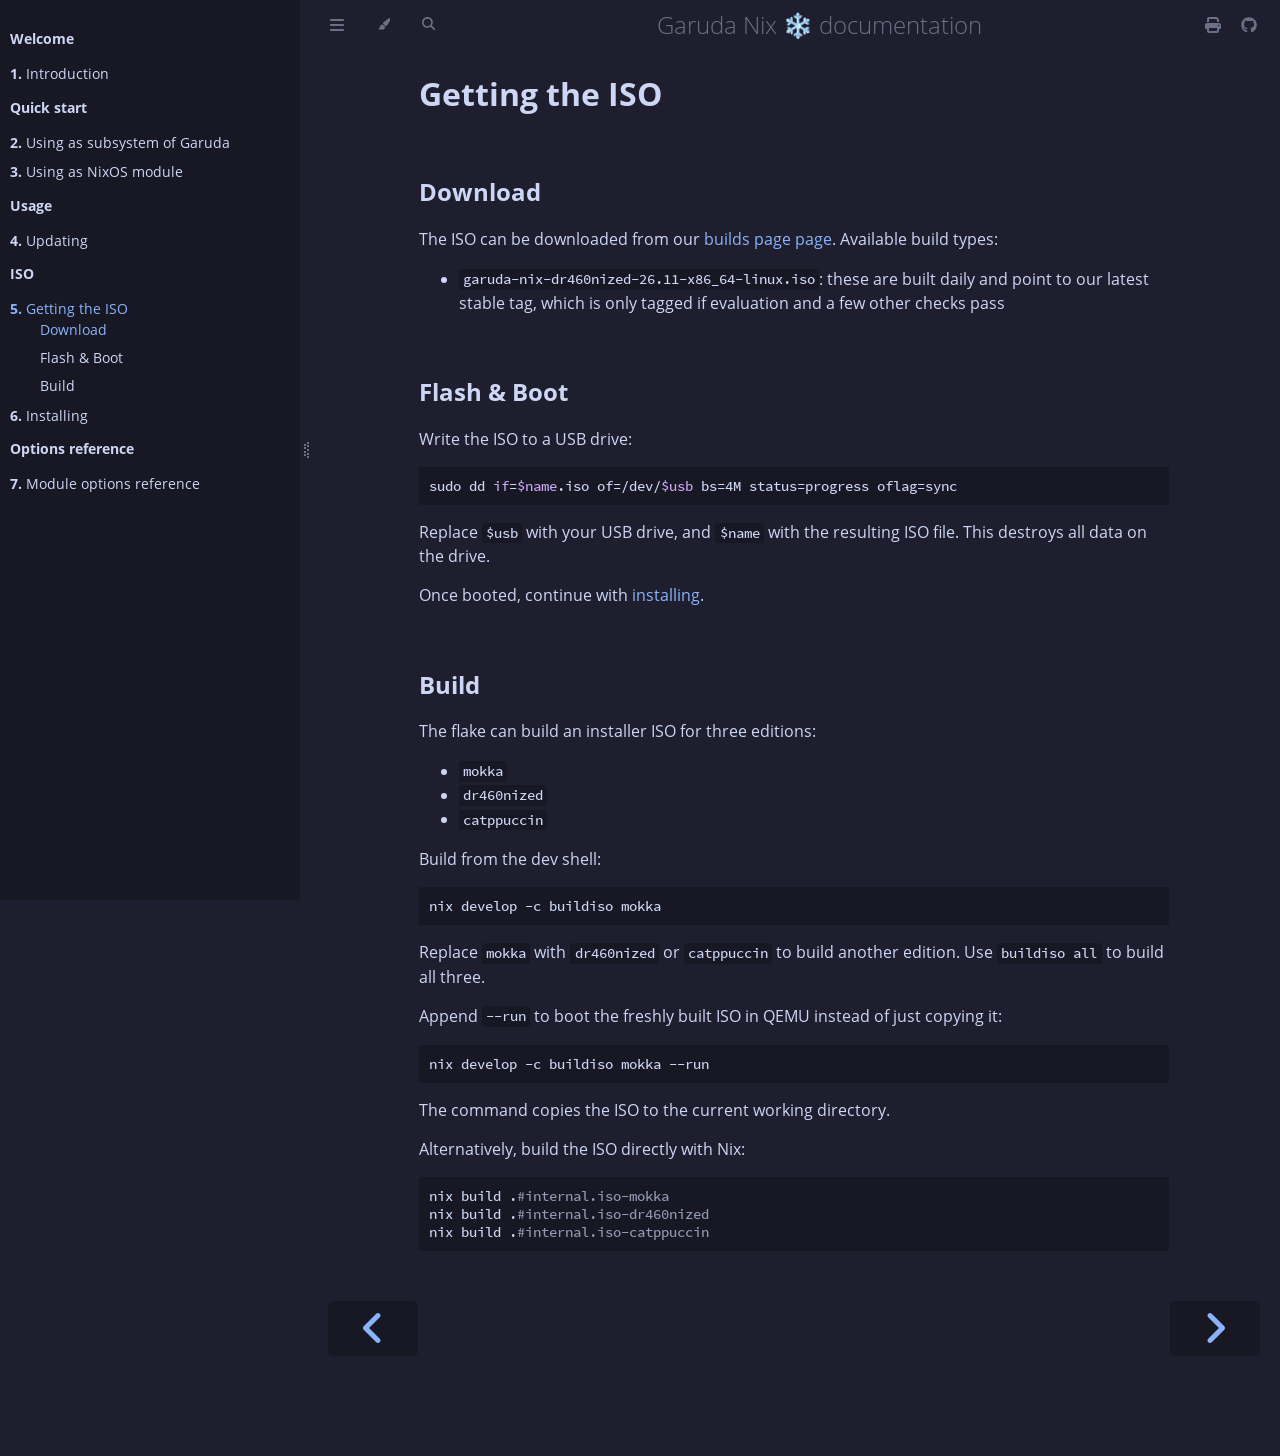
<file: iso/getting.html>
<!DOCTYPE HTML>
<html lang="en" class="mocha sidebar-visible" dir="ltr">
    <head>
        <!-- Book generated using mdBook -->
        <meta charset="UTF-8">
        <title>Getting the ISO - Garuda Nix ❄️ documentation</title>


        <!-- Custom HTML head -->

        <meta name="description" content="Contains the documentation for Garuda Nix">
        <meta name="viewport" content="width=device-width, initial-scale=1">
        <meta name="theme-color" content="#ffffff">

        <link rel="icon" href="../favicon-de23e50b.svg">
        <link rel="shortcut icon" href="../favicon-8114d1fc.png">
        <link rel="stylesheet" href="../css/variables-8adf115d.css">
        <link rel="stylesheet" href="../css/general-e96d0476.css">
        <link rel="stylesheet" href="../css/chrome-d279d366.css">
        <link rel="stylesheet" href="../css/print-9e4910d8.css" media="print">

        <!-- Fonts -->
        <link rel="stylesheet" href="../fonts/fonts-9644e21d.css">

        <!-- Highlight.js Stylesheets -->
        <link rel="stylesheet" id="mdbook-highlight-css" href="../highlight-493f70e1.css">
        <link rel="stylesheet" id="mdbook-tomorrow-night-css" href="../tomorrow-night-4c0ae647.css">
        <link rel="stylesheet" id="mdbook-ayu-highlight-css" href="../ayu-highlight-3fdfc3ac.css">

        <!-- Custom theme stylesheets -->
        <link rel="stylesheet" href=".././theme/catppuccin.css">


        <!-- Provide site root and default themes to javascript -->
        <script>
            const path_to_root = "../";
            const default_light_theme = "mocha";
            const default_dark_theme = "mocha";
            window.path_to_searchindex_js = "../searchindex-a5d4e2b7.js";
        </script>
        <!-- Start loading toc.js asap -->
        <script src="../toc-729dcad2.js"></script>
    </head>
    <body>
    <div id="mdbook-help-container">
        <div id="mdbook-help-popup">
            <h2 class="mdbook-help-title">Keyboard shortcuts</h2>
            <div>
                <p>Press <kbd>←</kbd> or <kbd>→</kbd> to navigate between chapters</p>
                <p>Press <kbd>S</kbd> or <kbd>/</kbd> to search in the book</p>
                <p>Press <kbd>?</kbd> to show this help</p>
                <p>Press <kbd>Esc</kbd> to hide this help</p>
            </div>
        </div>
    </div>
    <div id="mdbook-body-container">
        <!-- Work around some values being stored in localStorage wrapped in quotes -->
        <script>
            try {
                let theme = localStorage.getItem('mdbook-theme');
                let sidebar = localStorage.getItem('mdbook-sidebar');

                if (theme.startsWith('"') && theme.endsWith('"')) {
                    localStorage.setItem('mdbook-theme', theme.slice(1, theme.length - 1));
                }

                if (sidebar.startsWith('"') && sidebar.endsWith('"')) {
                    localStorage.setItem('mdbook-sidebar', sidebar.slice(1, sidebar.length - 1));
                }
            } catch (e) { }
        </script>

        <!-- Set the theme before any content is loaded, prevents flash -->
        <script>
            const default_theme = window.matchMedia("(prefers-color-scheme: dark)").matches ? default_dark_theme : default_light_theme;
            let theme;
            try { theme = localStorage.getItem('mdbook-theme'); } catch(e) { }
            if (theme === null || theme === undefined) { theme = default_theme; }
            const html = document.documentElement;
            html.classList.remove('mocha')
            html.classList.add(theme);
            html.classList.add("js");
        </script>

        <input type="checkbox" id="mdbook-sidebar-toggle-anchor" class="hidden">

        <!-- Hide / unhide sidebar before it is displayed -->
        <script>
            let sidebar = null;
            const sidebar_toggle = document.getElementById("mdbook-sidebar-toggle-anchor");
            if (document.body.clientWidth >= 1080) {
                try { sidebar = localStorage.getItem('mdbook-sidebar'); } catch(e) { }
                sidebar = sidebar || 'visible';
            } else {
                sidebar = 'hidden';
                sidebar_toggle.checked = false;
            }
            if (sidebar === 'visible') {
                sidebar_toggle.checked = true;
            } else {
                html.classList.remove('sidebar-visible');
            }
        </script>

        <nav id="mdbook-sidebar" class="sidebar" aria-label="Table of contents">
            <!-- populated by js -->
            <mdbook-sidebar-scrollbox class="sidebar-scrollbox"></mdbook-sidebar-scrollbox>
            <noscript>
                <iframe class="sidebar-iframe-outer" src="../toc.html"></iframe>
            </noscript>
            <div id="mdbook-sidebar-resize-handle" class="sidebar-resize-handle">
                <div class="sidebar-resize-indicator"></div>
            </div>
        </nav>

        <div id="mdbook-page-wrapper" class="page-wrapper">

            <div class="page">
                <div id="mdbook-menu-bar-hover-placeholder"></div>
                <div id="mdbook-menu-bar" class="menu-bar sticky">
                    <div class="left-buttons">
                        <label id="mdbook-sidebar-toggle" class="icon-button" for="mdbook-sidebar-toggle-anchor" title="Toggle Table of Contents" aria-label="Toggle Table of Contents" aria-controls="mdbook-sidebar">
                            <span class=fa-svg><svg xmlns="http://www.w3.org/2000/svg" viewBox="0 0 448 512"><!--! Font Awesome Free 6.2.0 by @fontawesome - https://fontawesome.com License - https://fontawesome.com/license/free (Icons: CC BY 4.0, Fonts: SIL OFL 1.1, Code: MIT License) Copyright 2022 Fonticons, Inc. --><path d="M0 96C0 78.3 14.3 64 32 64H416c17.7 0 32 14.3 32 32s-14.3 32-32 32H32C14.3 128 0 113.7 0 96zM0 256c0-17.7 14.3-32 32-32H416c17.7 0 32 14.3 32 32s-14.3 32-32 32H32c-17.7 0-32-14.3-32-32zM448 416c0 17.7-14.3 32-32 32H32c-17.7 0-32-14.3-32-32s14.3-32 32-32H416c17.7 0 32 14.3 32 32z"/></svg></span>
                        </label>
                        <button id="mdbook-theme-toggle" class="icon-button" type="button" title="Change theme" aria-label="Change theme" aria-haspopup="true" aria-expanded="false" aria-controls="mdbook-theme-list">
                            <span class=fa-svg><svg xmlns="http://www.w3.org/2000/svg" viewBox="0 0 576 512"><!--! Font Awesome Free 6.2.0 by @fontawesome - https://fontawesome.com License - https://fontawesome.com/license/free (Icons: CC BY 4.0, Fonts: SIL OFL 1.1, Code: MIT License) Copyright 2022 Fonticons, Inc. --><path d="M371.3 367.1c27.3-3.9 51.9-19.4 67.2-42.9L600.2 74.1c12.6-19.5 9.4-45.3-7.6-61.2S549.7-4.4 531.1 9.6L294.4 187.2c-24 18-38.2 46.1-38.4 76.1L371.3 367.1zm-19.6 25.4l-116-104.4C175.9 290.3 128 339.6 128 400c0 3.9 .2 7.8 .6 11.6c1.8 17.5-10.2 36.4-27.8 36.4H96c-17.7 0-32 14.3-32 32s14.3 32 32 32H240c61.9 0 112-50.1 112-112c0-2.5-.1-5-.2-7.5z"/></svg></span>
                        </button>
                        <ul id="mdbook-theme-list" class="theme-popup" aria-label="Themes" role="menu">
                            <li role="none"><button role="menuitem" class="theme" id="mdbook-theme-default_theme">Auto</button></li>
                            <li role="none"><button role="menuitem" class="theme" id="mdbook-theme-light">Light</button></li>
                            <li role="none"><button role="menuitem" class="theme" id="mdbook-theme-rust">Rust</button></li>
                            <li role="none"><button role="menuitem" class="theme" id="mdbook-theme-coal">Coal</button></li>
                            <li role="none"><button role="menuitem" class="theme" id="mdbook-theme-navy">Navy</button></li>
                            <li role="none"><button role="menuitem" class="theme" id="mdbook-theme-ayu">Ayu</button></li>
                        </ul>
                        <button id="mdbook-search-toggle" class="icon-button" type="button" title="Search (`/`)" aria-label="Toggle Searchbar" aria-expanded="false" aria-keyshortcuts="/ s" aria-controls="mdbook-searchbar">
                            <span class=fa-svg><svg xmlns="http://www.w3.org/2000/svg" viewBox="0 0 512 512"><!--! Font Awesome Free 6.2.0 by @fontawesome - https://fontawesome.com License - https://fontawesome.com/license/free (Icons: CC BY 4.0, Fonts: SIL OFL 1.1, Code: MIT License) Copyright 2022 Fonticons, Inc. --><path d="M416 208c0 45.9-14.9 88.3-40 122.7L502.6 457.4c12.5 12.5 12.5 32.8 0 45.3s-32.8 12.5-45.3 0L330.7 376c-34.4 25.2-76.8 40-122.7 40C93.1 416 0 322.9 0 208S93.1 0 208 0S416 93.1 416 208zM208 352c79.5 0 144-64.5 144-144s-64.5-144-144-144S64 128.5 64 208s64.5 144 144 144z"/></svg></span>
                        </button>
                    </div>

                    <h1 class="menu-title">Garuda Nix ❄️ documentation</h1>

                    <div class="right-buttons">
                        <a href="../print.html" title="Print this book" aria-label="Print this book">
                            <span class=fa-svg id="print-button"><svg xmlns="http://www.w3.org/2000/svg" viewBox="0 0 512 512"><!--! Font Awesome Free 6.2.0 by @fontawesome - https://fontawesome.com License - https://fontawesome.com/license/free (Icons: CC BY 4.0, Fonts: SIL OFL 1.1, Code: MIT License) Copyright 2022 Fonticons, Inc. --><path d="M128 0C92.7 0 64 28.7 64 64v96h64V64H354.7L384 93.3V160h64V93.3c0-17-6.7-33.3-18.7-45.3L400 18.7C388 6.7 371.7 0 354.7 0H128zM384 352v32 64H128V384 368 352H384zm64 32h32c17.7 0 32-14.3 32-32V256c0-35.3-28.7-64-64-64H64c-35.3 0-64 28.7-64 64v96c0 17.7 14.3 32 32 32H64v64c0 35.3 28.7 64 64 64H384c35.3 0 64-28.7 64-64V384zm-16-88c-13.3 0-24-10.7-24-24s10.7-24 24-24s24 10.7 24 24s-10.7 24-24 24z"/></svg></span>
                        </a>
                        <a href="https://gitlab.com/garuda-linux/garuda-nix" title="Git repository" aria-label="Git repository">
                            <span class=fa-svg><svg xmlns="http://www.w3.org/2000/svg" viewBox="0 0 496 512"><!--! Font Awesome Free 6.2.0 by @fontawesome - https://fontawesome.com License - https://fontawesome.com/license/free (Icons: CC BY 4.0, Fonts: SIL OFL 1.1, Code: MIT License) Copyright 2022 Fonticons, Inc. --><path d="M165.9 397.4c0 2-2.3 3.6-5.2 3.6-3.3.3-5.6-1.3-5.6-3.6 0-2 2.3-3.6 5.2-3.6 3-.3 5.6 1.3 5.6 3.6zm-31.1-4.5c-.7 2 1.3 4.3 4.3 4.9 2.6 1 5.6 0 6.2-2s-1.3-4.3-4.3-5.2c-2.6-.7-5.5.3-6.2 2.3zm44.2-1.7c-2.9.7-4.9 2.6-4.6 4.9.3 2 2.9 3.3 5.9 2.6 2.9-.7 4.9-2.6 4.6-4.6-.3-1.9-3-3.2-5.9-2.9zM244.8 8C106.1 8 0 113.3 0 252c0 110.9 69.8 205.8 169.5 239.2 12.8 2.3 17.3-5.6 17.3-12.1 0-6.2-.3-40.4-.3-61.4 0 0-70 15-84.7-29.8 0 0-11.4-29.1-27.8-36.6 0 0-22.9-15.7 1.6-15.4 0 0 24.9 2 38.6 25.8 21.9 38.6 58.6 27.5 72.9 20.9 2.3-16 8.8-27.1 16-33.7-55.9-6.2-112.3-14.3-112.3-110.5 0-27.5 7.6-41.3 23.6-58.9-2.6-6.5-11.1-33.3 2.6-67.9 20.9-6.5 69 27 69 27 20-5.6 41.5-8.5 62.8-8.5s42.8 2.9 62.8 8.5c0 0 48.1-33.6 69-27 13.7 34.7 5.2 61.4 2.6 67.9 16 17.7 25.8 31.5 25.8 58.9 0 96.5-58.9 104.2-114.8 110.5 9.2 7.9 17 22.9 17 46.4 0 33.7-.3 75.4-.3 83.6 0 6.5 4.6 14.4 17.3 12.1C428.2 457.8 496 362.9 496 252 496 113.3 383.5 8 244.8 8zM97.2 352.9c-1.3 1-1 3.3.7 5.2 1.6 1.6 3.9 2.3 5.2 1 1.3-1 1-3.3-.7-5.2-1.6-1.6-3.9-2.3-5.2-1zm-10.8-8.1c-.7 1.3.3 2.9 2.3 3.9 1.6 1 3.6.7 4.3-.7.7-1.3-.3-2.9-2.3-3.9-2-.6-3.6-.3-4.3.7zm32.4 35.6c-1.6 1.3-1 4.3 1.3 6.2 2.3 2.3 5.2 2.6 6.5 1 1.3-1.3.7-4.3-1.3-6.2-2.2-2.3-5.2-2.6-6.5-1zm-11.4-14.7c-1.6 1-1.6 3.6 0 5.9 1.6 2.3 4.3 3.3 5.6 2.3 1.6-1.3 1.6-3.9 0-6.2-1.4-2.3-4-3.3-5.6-2z"/></svg></span>
                        </a>

                    </div>
                </div>

                <div id="mdbook-search-wrapper" class="hidden">
                    <form id="mdbook-searchbar-outer" class="searchbar-outer">
                        <div class="search-wrapper">
                            <input type="search" id="mdbook-searchbar" name="searchbar" placeholder="Search this book ..." aria-controls="mdbook-searchresults-outer" aria-describedby="searchresults-header">
                            <div class="spinner-wrapper">
                                <span class=fa-svg id="fa-spin"><svg xmlns="http://www.w3.org/2000/svg" viewBox="0 0 512 512"><!--! Font Awesome Free 6.2.0 by @fontawesome - https://fontawesome.com License - https://fontawesome.com/license/free (Icons: CC BY 4.0, Fonts: SIL OFL 1.1, Code: MIT License) Copyright 2022 Fonticons, Inc. --><path d="M304 48c0-26.5-21.5-48-48-48s-48 21.5-48 48s21.5 48 48 48s48-21.5 48-48zm0 416c0-26.5-21.5-48-48-48s-48 21.5-48 48s21.5 48 48 48s48-21.5 48-48zM48 304c26.5 0 48-21.5 48-48s-21.5-48-48-48s-48 21.5-48 48s21.5 48 48 48zm464-48c0-26.5-21.5-48-48-48s-48 21.5-48 48s21.5 48 48 48s48-21.5 48-48zM142.9 437c18.7-18.7 18.7-49.1 0-67.9s-49.1-18.7-67.9 0s-18.7 49.1 0 67.9s49.1 18.7 67.9 0zm0-294.2c18.7-18.7 18.7-49.1 0-67.9S93.7 56.2 75 75s-18.7 49.1 0 67.9s49.1 18.7 67.9 0zM369.1 437c18.7 18.7 49.1 18.7 67.9 0s18.7-49.1 0-67.9s-49.1-18.7-67.9 0s-18.7 49.1 0 67.9z"/></svg></span>
                            </div>
                        </div>
                    </form>
                    <div id="mdbook-searchresults-outer" class="searchresults-outer hidden">
                        <div id="mdbook-searchresults-header" class="searchresults-header"></div>
                        <ul id="mdbook-searchresults">
                        </ul>
                    </div>
                </div>

                <!-- Apply ARIA attributes after the sidebar and the sidebar toggle button are added to the DOM -->
                <script>
                    document.getElementById('mdbook-sidebar-toggle').setAttribute('aria-expanded', sidebar === 'visible');
                    document.getElementById('mdbook-sidebar').setAttribute('aria-hidden', sidebar !== 'visible');
                    Array.from(document.querySelectorAll('#mdbook-sidebar a')).forEach(function(link) {
                        link.setAttribute('tabIndex', sidebar === 'visible' ? 0 : -1);
                    });
                </script>

                <div id="mdbook-content" class="content">
                    <main>
                        <h1 id="getting-the-iso"><a class="header" href="#getting-the-iso">Getting the ISO</a></h1>
<h2 id="download"><a class="header" href="#download">Download</a></h2>
<p>The ISO can be downloaded from our <a href="https://builds.garudalinux.org/garuda-nix/">builds page page</a>.
Available build types:</p>
<ul>
<li><code>garuda-nix-dr460nized-26.11-x86_64-linux.iso</code>: these are built daily and point to our latest stable tag, which is only tagged if evaluation and a few other checks pass</li>
</ul>
<h2 id="flash--boot"><a class="header" href="#flash--boot">Flash &amp; Boot</a></h2>
<p>Write the ISO to a USB drive:</p>
<pre><code class="language-sh">sudo dd if=$name.iso of=/dev/$usb bs=4M status=progress oflag=sync
</code></pre>
<p>Replace <code>$usb</code> with your USB drive, and <code>$name</code> with the resulting ISO file. This destroys all data on the drive.</p>
<p>Once booted, continue with <a href="./install.html">installing</a>.</p>
<h2 id="build"><a class="header" href="#build">Build</a></h2>
<p>The flake can build an installer ISO for three editions:</p>
<ul>
<li><code>mokka</code></li>
<li><code>dr460nized</code></li>
<li><code>catppuccin</code></li>
</ul>
<p>Build from the dev shell:</p>
<pre><code class="language-sh">nix develop -c buildiso mokka
</code></pre>
<p>Replace <code>mokka</code> with <code>dr460nized</code> or <code>catppuccin</code> to build another edition. Use <code>buildiso all</code> to build all three.</p>
<p>Append <code>--run</code> to boot the freshly built ISO in QEMU instead of just copying it:</p>
<pre><code class="language-sh">nix develop -c buildiso mokka --run
</code></pre>
<p>The command copies the ISO to the current working directory.</p>
<p>Alternatively, build the ISO directly with Nix:</p>
<pre><code class="language-sh">nix build .#internal.iso-mokka
nix build .#internal.iso-dr460nized
nix build .#internal.iso-catppuccin
</code></pre>

                    </main>

                    <nav class="nav-wrapper" aria-label="Page navigation">
                        <!-- Mobile navigation buttons -->
                            <a rel="prev" href="../updating.html" class="mobile-nav-chapters previous" title="Previous chapter" aria-label="Previous chapter" aria-keyshortcuts="Left">
                                <span class=fa-svg><svg xmlns="http://www.w3.org/2000/svg" viewBox="0 0 320 512"><!--! Font Awesome Free 6.2.0 by @fontawesome - https://fontawesome.com License - https://fontawesome.com/license/free (Icons: CC BY 4.0, Fonts: SIL OFL 1.1, Code: MIT License) Copyright 2022 Fonticons, Inc. --><path d="M41.4 233.4c-12.5 12.5-12.5 32.8 0 45.3l160 160c12.5 12.5 32.8 12.5 45.3 0s12.5-32.8 0-45.3L109.3 256 246.6 118.6c12.5-12.5 12.5-32.8 0-45.3s-32.8-12.5-45.3 0l-160 160z"/></svg></span>
                            </a>

                            <a rel="next prefetch" href="../iso/install.html" class="mobile-nav-chapters next" title="Next chapter" aria-label="Next chapter" aria-keyshortcuts="Right">
                                <span class=fa-svg><svg xmlns="http://www.w3.org/2000/svg" viewBox="0 0 320 512"><!--! Font Awesome Free 6.2.0 by @fontawesome - https://fontawesome.com License - https://fontawesome.com/license/free (Icons: CC BY 4.0, Fonts: SIL OFL 1.1, Code: MIT License) Copyright 2022 Fonticons, Inc. --><path d="M278.6 233.4c12.5 12.5 12.5 32.8 0 45.3l-160 160c-12.5 12.5-32.8 12.5-45.3 0s-12.5-32.8 0-45.3L210.7 256 73.4 118.6c-12.5-12.5-12.5-32.8 0-45.3s32.8-12.5 45.3 0l160 160z"/></svg></span>
                            </a>

                        <div style="clear: both"></div>
                    </nav>
                </div>
            </div>

            <nav class="nav-wide-wrapper" aria-label="Page navigation">
                    <a rel="prev" href="../updating.html" class="nav-chapters previous" title="Previous chapter" aria-label="Previous chapter" aria-keyshortcuts="Left">
                        <span class=fa-svg><svg xmlns="http://www.w3.org/2000/svg" viewBox="0 0 320 512"><!--! Font Awesome Free 6.2.0 by @fontawesome - https://fontawesome.com License - https://fontawesome.com/license/free (Icons: CC BY 4.0, Fonts: SIL OFL 1.1, Code: MIT License) Copyright 2022 Fonticons, Inc. --><path d="M41.4 233.4c-12.5 12.5-12.5 32.8 0 45.3l160 160c12.5 12.5 32.8 12.5 45.3 0s12.5-32.8 0-45.3L109.3 256 246.6 118.6c12.5-12.5 12.5-32.8 0-45.3s-32.8-12.5-45.3 0l-160 160z"/></svg></span>
                    </a>

                    <a rel="next prefetch" href="../iso/install.html" class="nav-chapters next" title="Next chapter" aria-label="Next chapter" aria-keyshortcuts="Right">
                        <span class=fa-svg><svg xmlns="http://www.w3.org/2000/svg" viewBox="0 0 320 512"><!--! Font Awesome Free 6.2.0 by @fontawesome - https://fontawesome.com License - https://fontawesome.com/license/free (Icons: CC BY 4.0, Fonts: SIL OFL 1.1, Code: MIT License) Copyright 2022 Fonticons, Inc. --><path d="M278.6 233.4c12.5 12.5 12.5 32.8 0 45.3l-160 160c-12.5 12.5-32.8 12.5-45.3 0s-12.5-32.8 0-45.3L210.7 256 73.4 118.6c-12.5-12.5-12.5-32.8 0-45.3s32.8-12.5 45.3 0l160 160z"/></svg></span>
                    </a>
            </nav>

        </div>

        <template id=fa-eye><span class=fa-svg><svg xmlns="http://www.w3.org/2000/svg" viewBox="0 0 576 512"><!--! Font Awesome Free 6.2.0 by @fontawesome - https://fontawesome.com License - https://fontawesome.com/license/free (Icons: CC BY 4.0, Fonts: SIL OFL 1.1, Code: MIT License) Copyright 2022 Fonticons, Inc. --><path d="M288 32c-80.8 0-145.5 36.8-192.6 80.6C48.6 156 17.3 208 2.5 243.7c-3.3 7.9-3.3 16.7 0 24.6C17.3 304 48.6 356 95.4 399.4C142.5 443.2 207.2 480 288 480s145.5-36.8 192.6-80.6c46.8-43.5 78.1-95.4 93-131.1c3.3-7.9 3.3-16.7 0-24.6c-14.9-35.7-46.2-87.7-93-131.1C433.5 68.8 368.8 32 288 32zM432 256c0 79.5-64.5 144-144 144s-144-64.5-144-144s64.5-144 144-144s144 64.5 144 144zM288 192c0 35.3-28.7 64-64 64c-11.5 0-22.3-3-31.6-8.4c-.2 2.8-.4 5.5-.4 8.4c0 53 43 96 96 96s96-43 96-96s-43-96-96-96c-2.8 0-5.6 .1-8.4 .4c5.3 9.3 8.4 20.1 8.4 31.6z"/></svg></span></template>
        <template id=fa-eye-slash><span class=fa-svg><svg xmlns="http://www.w3.org/2000/svg" viewBox="0 0 640 512"><!--! Font Awesome Free 6.2.0 by @fontawesome - https://fontawesome.com License - https://fontawesome.com/license/free (Icons: CC BY 4.0, Fonts: SIL OFL 1.1, Code: MIT License) Copyright 2022 Fonticons, Inc. --><path d="M38.8 5.1C28.4-3.1 13.3-1.2 5.1 9.2S-1.2 34.7 9.2 42.9l592 464c10.4 8.2 25.5 6.3 33.7-4.1s6.3-25.5-4.1-33.7L525.6 386.7c39.6-40.6 66.4-86.1 79.9-118.4c3.3-7.9 3.3-16.7 0-24.6c-14.9-35.7-46.2-87.7-93-131.1C465.5 68.8 400.8 32 320 32c-68.2 0-125 26.3-169.3 60.8L38.8 5.1zM223.1 149.5C248.6 126.2 282.7 112 320 112c79.5 0 144 64.5 144 144c0 24.9-6.3 48.3-17.4 68.7L408 294.5c5.2-11.8 8-24.8 8-38.5c0-53-43-96-96-96c-2.8 0-5.6 .1-8.4 .4c5.3 9.3 8.4 20.1 8.4 31.6c0 10.2-2.4 19.8-6.6 28.3l-90.3-70.8zm223.1 298L373 389.9c-16.4 6.5-34.3 10.1-53 10.1c-79.5 0-144-64.5-144-144c0-6.9 .5-13.6 1.4-20.2L83.1 161.5C60.3 191.2 44 220.8 34.5 243.7c-3.3 7.9-3.3 16.7 0 24.6c14.9 35.7 46.2 87.7 93 131.1C174.5 443.2 239.2 480 320 480c47.8 0 89.9-12.9 126.2-32.5z"/></svg></span></template>
        <template id=fa-copy><span class=fa-svg><svg xmlns="http://www.w3.org/2000/svg" viewBox="0 0 512 512"><!--! Font Awesome Free 6.2.0 by @fontawesome - https://fontawesome.com License - https://fontawesome.com/license/free (Icons: CC BY 4.0, Fonts: SIL OFL 1.1, Code: MIT License) Copyright 2022 Fonticons, Inc. --><path d="M502.6 70.63l-61.25-61.25C435.4 3.371 427.2 0 418.7 0H255.1c-35.35 0-64 28.66-64 64l.0195 256C192 355.4 220.7 384 256 384h192c35.2 0 64-28.8 64-64V93.25C512 84.77 508.6 76.63 502.6 70.63zM464 320c0 8.836-7.164 16-16 16H255.1c-8.838 0-16-7.164-16-16L239.1 64.13c0-8.836 7.164-16 16-16h128L384 96c0 17.67 14.33 32 32 32h47.1V320zM272 448c0 8.836-7.164 16-16 16H63.1c-8.838 0-16-7.164-16-16L47.98 192.1c0-8.836 7.164-16 16-16H160V128H63.99c-35.35 0-64 28.65-64 64l.0098 256C.002 483.3 28.66 512 64 512h192c35.2 0 64-28.8 64-64v-32h-47.1L272 448z"/></svg></span></template>
        <template id=fa-play><span class=fa-svg><svg xmlns="http://www.w3.org/2000/svg" viewBox="0 0 384 512"><!--! Font Awesome Free 6.2.0 by @fontawesome - https://fontawesome.com License - https://fontawesome.com/license/free (Icons: CC BY 4.0, Fonts: SIL OFL 1.1, Code: MIT License) Copyright 2022 Fonticons, Inc. --><path d="M73 39c-14.8-9.1-33.4-9.4-48.5-.9S0 62.6 0 80V432c0 17.4 9.4 33.4 24.5 41.9s33.7 8.1 48.5-.9L361 297c14.3-8.7 23-24.2 23-41s-8.7-32.2-23-41L73 39z"/></svg></span></template>
        <template id=fa-clock-rotate-left><span class=fa-svg><svg xmlns="http://www.w3.org/2000/svg" viewBox="0 0 512 512"><!--! Font Awesome Free 6.2.0 by @fontawesome - https://fontawesome.com License - https://fontawesome.com/license/free (Icons: CC BY 4.0, Fonts: SIL OFL 1.1, Code: MIT License) Copyright 2022 Fonticons, Inc. --><path d="M75 75L41 41C25.9 25.9 0 36.6 0 57.9V168c0 13.3 10.7 24 24 24H134.1c21.4 0 32.1-25.9 17-41l-30.8-30.8C155 85.5 203 64 256 64c106 0 192 86 192 192s-86 192-192 192c-40.8 0-78.6-12.7-109.7-34.4c-14.5-10.1-34.4-6.6-44.6 7.9s-6.6 34.4 7.9 44.6C151.2 495 201.7 512 256 512c141.4 0 256-114.6 256-256S397.4 0 256 0C185.3 0 121.3 28.7 75 75zm181 53c-13.3 0-24 10.7-24 24V256c0 6.4 2.5 12.5 7 17l72 72c9.4 9.4 24.6 9.4 33.9 0s9.4-24.6 0-33.9l-65-65V152c0-13.3-10.7-24-24-24z"/></svg></span></template>



        <script>
            window.playground_copyable = true;
        </script>


        <script src="../elasticlunr-ef4e11c1.min.js"></script>
        <script src="../mark-09e88c2c.min.js"></script>
        <script src="../searcher-09f2665d.js"></script>

        <script src="../clipboard-1626706a.min.js"></script>
        <script src="../highlight-abc7f01d.js"></script>
        <script src="../book-609e4cb8.js"></script>

        <!-- Custom JS scripts -->



    </div>
    </body>
</html>
</file>
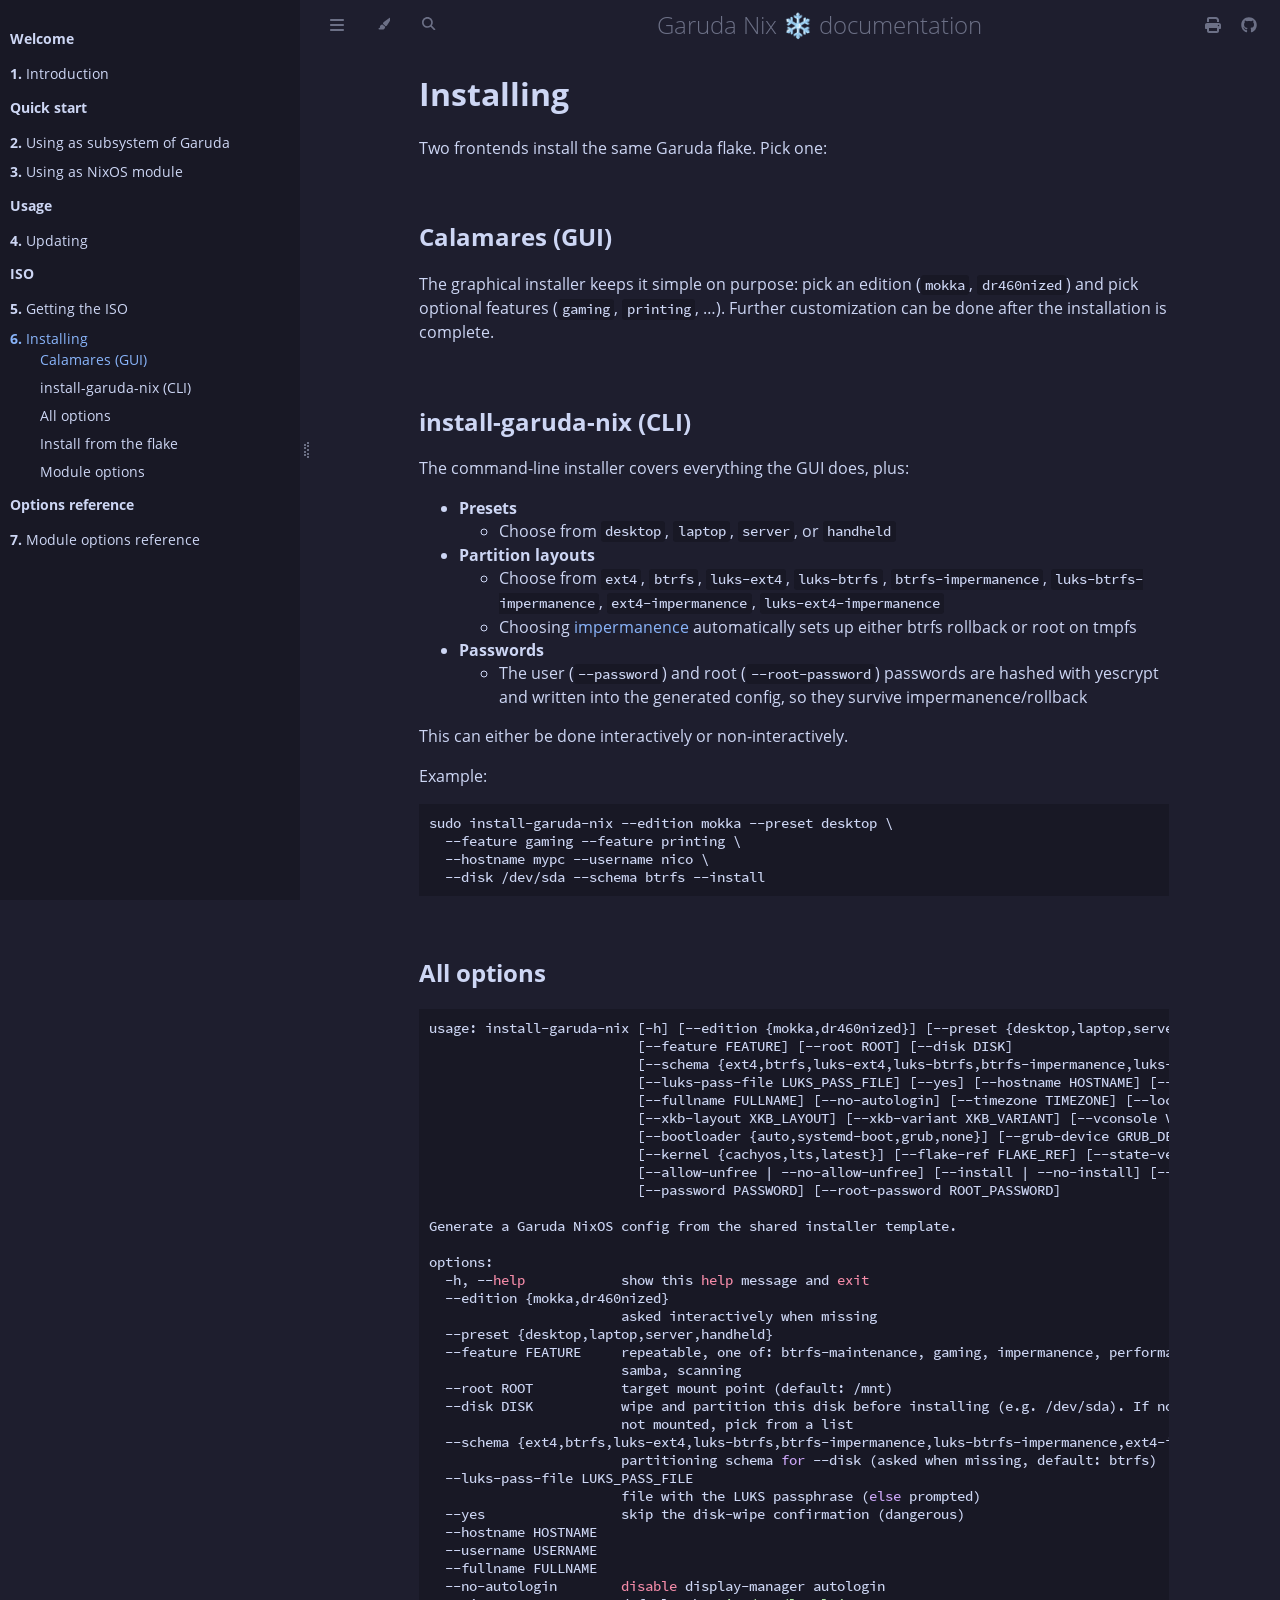
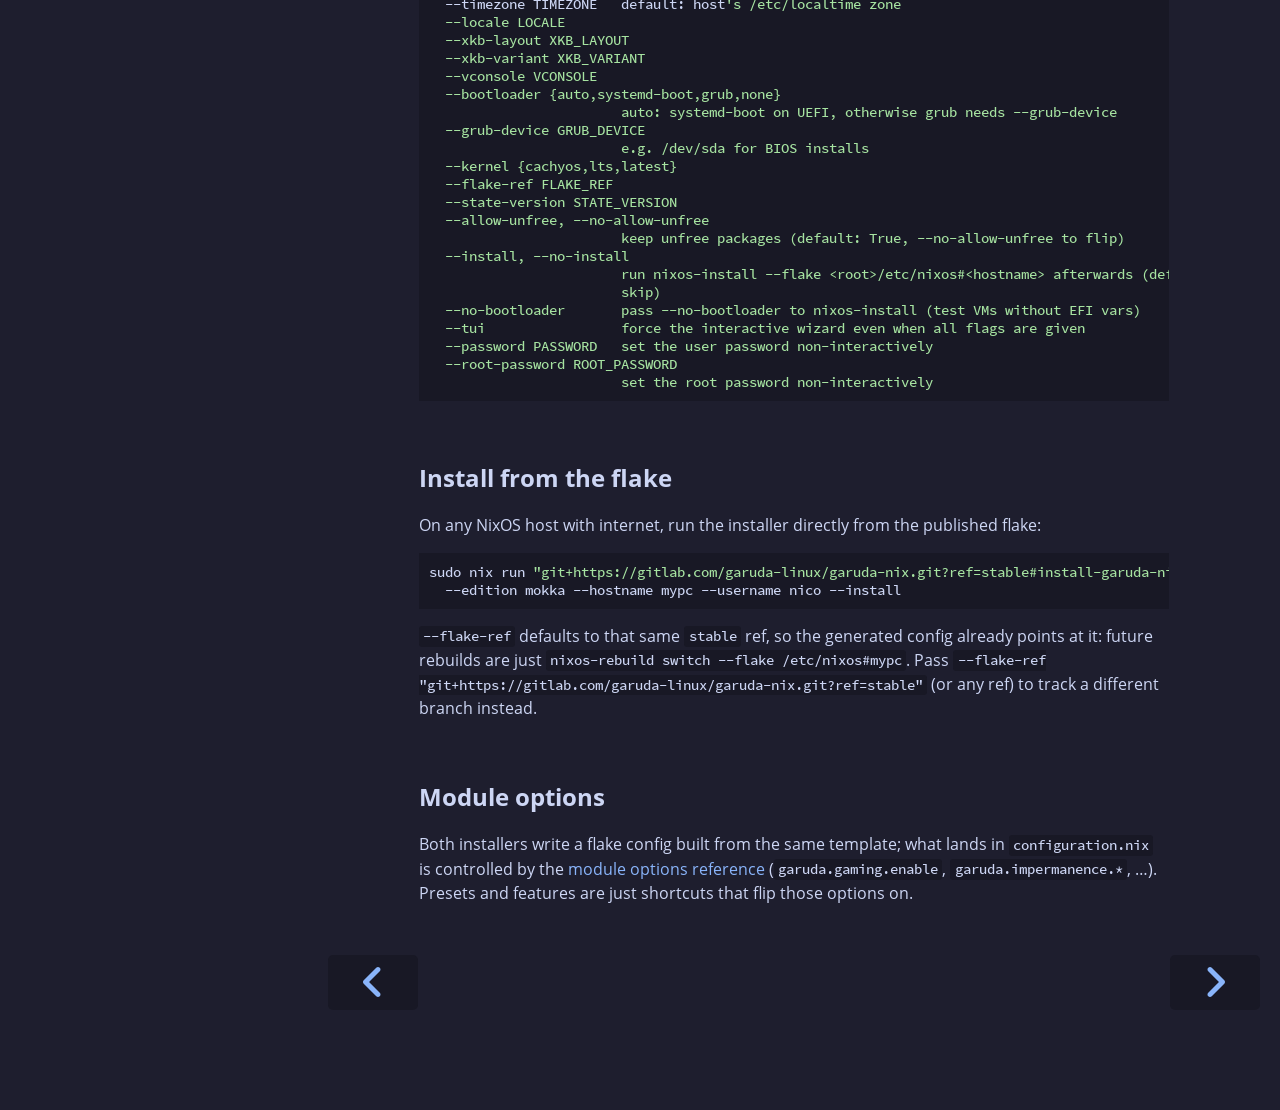
<file: iso/install.html>
<!DOCTYPE HTML>
<html lang="en" class="mocha sidebar-visible" dir="ltr">
    <head>
        <!-- Book generated using mdBook -->
        <meta charset="UTF-8">
        <title>Installing - Garuda Nix ❄️ documentation</title>


        <!-- Custom HTML head -->

        <meta name="description" content="Contains the documentation for Garuda Nix">
        <meta name="viewport" content="width=device-width, initial-scale=1">
        <meta name="theme-color" content="#ffffff">

        <link rel="icon" href="../favicon-de23e50b.svg">
        <link rel="shortcut icon" href="../favicon-8114d1fc.png">
        <link rel="stylesheet" href="../css/variables-8adf115d.css">
        <link rel="stylesheet" href="../css/general-e96d0476.css">
        <link rel="stylesheet" href="../css/chrome-d279d366.css">
        <link rel="stylesheet" href="../css/print-9e4910d8.css" media="print">

        <!-- Fonts -->
        <link rel="stylesheet" href="../fonts/fonts-9644e21d.css">

        <!-- Highlight.js Stylesheets -->
        <link rel="stylesheet" id="mdbook-highlight-css" href="../highlight-493f70e1.css">
        <link rel="stylesheet" id="mdbook-tomorrow-night-css" href="../tomorrow-night-4c0ae647.css">
        <link rel="stylesheet" id="mdbook-ayu-highlight-css" href="../ayu-highlight-3fdfc3ac.css">

        <!-- Custom theme stylesheets -->
        <link rel="stylesheet" href=".././theme/catppuccin.css">


        <!-- Provide site root and default themes to javascript -->
        <script>
            const path_to_root = "../";
            const default_light_theme = "mocha";
            const default_dark_theme = "mocha";
            window.path_to_searchindex_js = "../searchindex-a5d4e2b7.js";
        </script>
        <!-- Start loading toc.js asap -->
        <script src="../toc-729dcad2.js"></script>
    </head>
    <body>
    <div id="mdbook-help-container">
        <div id="mdbook-help-popup">
            <h2 class="mdbook-help-title">Keyboard shortcuts</h2>
            <div>
                <p>Press <kbd>←</kbd> or <kbd>→</kbd> to navigate between chapters</p>
                <p>Press <kbd>S</kbd> or <kbd>/</kbd> to search in the book</p>
                <p>Press <kbd>?</kbd> to show this help</p>
                <p>Press <kbd>Esc</kbd> to hide this help</p>
            </div>
        </div>
    </div>
    <div id="mdbook-body-container">
        <!-- Work around some values being stored in localStorage wrapped in quotes -->
        <script>
            try {
                let theme = localStorage.getItem('mdbook-theme');
                let sidebar = localStorage.getItem('mdbook-sidebar');

                if (theme.startsWith('"') && theme.endsWith('"')) {
                    localStorage.setItem('mdbook-theme', theme.slice(1, theme.length - 1));
                }

                if (sidebar.startsWith('"') && sidebar.endsWith('"')) {
                    localStorage.setItem('mdbook-sidebar', sidebar.slice(1, sidebar.length - 1));
                }
            } catch (e) { }
        </script>

        <!-- Set the theme before any content is loaded, prevents flash -->
        <script>
            const default_theme = window.matchMedia("(prefers-color-scheme: dark)").matches ? default_dark_theme : default_light_theme;
            let theme;
            try { theme = localStorage.getItem('mdbook-theme'); } catch(e) { }
            if (theme === null || theme === undefined) { theme = default_theme; }
            const html = document.documentElement;
            html.classList.remove('mocha')
            html.classList.add(theme);
            html.classList.add("js");
        </script>

        <input type="checkbox" id="mdbook-sidebar-toggle-anchor" class="hidden">

        <!-- Hide / unhide sidebar before it is displayed -->
        <script>
            let sidebar = null;
            const sidebar_toggle = document.getElementById("mdbook-sidebar-toggle-anchor");
            if (document.body.clientWidth >= 1080) {
                try { sidebar = localStorage.getItem('mdbook-sidebar'); } catch(e) { }
                sidebar = sidebar || 'visible';
            } else {
                sidebar = 'hidden';
                sidebar_toggle.checked = false;
            }
            if (sidebar === 'visible') {
                sidebar_toggle.checked = true;
            } else {
                html.classList.remove('sidebar-visible');
            }
        </script>

        <nav id="mdbook-sidebar" class="sidebar" aria-label="Table of contents">
            <!-- populated by js -->
            <mdbook-sidebar-scrollbox class="sidebar-scrollbox"></mdbook-sidebar-scrollbox>
            <noscript>
                <iframe class="sidebar-iframe-outer" src="../toc.html"></iframe>
            </noscript>
            <div id="mdbook-sidebar-resize-handle" class="sidebar-resize-handle">
                <div class="sidebar-resize-indicator"></div>
            </div>
        </nav>

        <div id="mdbook-page-wrapper" class="page-wrapper">

            <div class="page">
                <div id="mdbook-menu-bar-hover-placeholder"></div>
                <div id="mdbook-menu-bar" class="menu-bar sticky">
                    <div class="left-buttons">
                        <label id="mdbook-sidebar-toggle" class="icon-button" for="mdbook-sidebar-toggle-anchor" title="Toggle Table of Contents" aria-label="Toggle Table of Contents" aria-controls="mdbook-sidebar">
                            <span class=fa-svg><svg xmlns="http://www.w3.org/2000/svg" viewBox="0 0 448 512"><!--! Font Awesome Free 6.2.0 by @fontawesome - https://fontawesome.com License - https://fontawesome.com/license/free (Icons: CC BY 4.0, Fonts: SIL OFL 1.1, Code: MIT License) Copyright 2022 Fonticons, Inc. --><path d="M0 96C0 78.3 14.3 64 32 64H416c17.7 0 32 14.3 32 32s-14.3 32-32 32H32C14.3 128 0 113.7 0 96zM0 256c0-17.7 14.3-32 32-32H416c17.7 0 32 14.3 32 32s-14.3 32-32 32H32c-17.7 0-32-14.3-32-32zM448 416c0 17.7-14.3 32-32 32H32c-17.7 0-32-14.3-32-32s14.3-32 32-32H416c17.7 0 32 14.3 32 32z"/></svg></span>
                        </label>
                        <button id="mdbook-theme-toggle" class="icon-button" type="button" title="Change theme" aria-label="Change theme" aria-haspopup="true" aria-expanded="false" aria-controls="mdbook-theme-list">
                            <span class=fa-svg><svg xmlns="http://www.w3.org/2000/svg" viewBox="0 0 576 512"><!--! Font Awesome Free 6.2.0 by @fontawesome - https://fontawesome.com License - https://fontawesome.com/license/free (Icons: CC BY 4.0, Fonts: SIL OFL 1.1, Code: MIT License) Copyright 2022 Fonticons, Inc. --><path d="M371.3 367.1c27.3-3.9 51.9-19.4 67.2-42.9L600.2 74.1c12.6-19.5 9.4-45.3-7.6-61.2S549.7-4.4 531.1 9.6L294.4 187.2c-24 18-38.2 46.1-38.4 76.1L371.3 367.1zm-19.6 25.4l-116-104.4C175.9 290.3 128 339.6 128 400c0 3.9 .2 7.8 .6 11.6c1.8 17.5-10.2 36.4-27.8 36.4H96c-17.7 0-32 14.3-32 32s14.3 32 32 32H240c61.9 0 112-50.1 112-112c0-2.5-.1-5-.2-7.5z"/></svg></span>
                        </button>
                        <ul id="mdbook-theme-list" class="theme-popup" aria-label="Themes" role="menu">
                            <li role="none"><button role="menuitem" class="theme" id="mdbook-theme-default_theme">Auto</button></li>
                            <li role="none"><button role="menuitem" class="theme" id="mdbook-theme-light">Light</button></li>
                            <li role="none"><button role="menuitem" class="theme" id="mdbook-theme-rust">Rust</button></li>
                            <li role="none"><button role="menuitem" class="theme" id="mdbook-theme-coal">Coal</button></li>
                            <li role="none"><button role="menuitem" class="theme" id="mdbook-theme-navy">Navy</button></li>
                            <li role="none"><button role="menuitem" class="theme" id="mdbook-theme-ayu">Ayu</button></li>
                        </ul>
                        <button id="mdbook-search-toggle" class="icon-button" type="button" title="Search (`/`)" aria-label="Toggle Searchbar" aria-expanded="false" aria-keyshortcuts="/ s" aria-controls="mdbook-searchbar">
                            <span class=fa-svg><svg xmlns="http://www.w3.org/2000/svg" viewBox="0 0 512 512"><!--! Font Awesome Free 6.2.0 by @fontawesome - https://fontawesome.com License - https://fontawesome.com/license/free (Icons: CC BY 4.0, Fonts: SIL OFL 1.1, Code: MIT License) Copyright 2022 Fonticons, Inc. --><path d="M416 208c0 45.9-14.9 88.3-40 122.7L502.6 457.4c12.5 12.5 12.5 32.8 0 45.3s-32.8 12.5-45.3 0L330.7 376c-34.4 25.2-76.8 40-122.7 40C93.1 416 0 322.9 0 208S93.1 0 208 0S416 93.1 416 208zM208 352c79.5 0 144-64.5 144-144s-64.5-144-144-144S64 128.5 64 208s64.5 144 144 144z"/></svg></span>
                        </button>
                    </div>

                    <h1 class="menu-title">Garuda Nix ❄️ documentation</h1>

                    <div class="right-buttons">
                        <a href="../print.html" title="Print this book" aria-label="Print this book">
                            <span class=fa-svg id="print-button"><svg xmlns="http://www.w3.org/2000/svg" viewBox="0 0 512 512"><!--! Font Awesome Free 6.2.0 by @fontawesome - https://fontawesome.com License - https://fontawesome.com/license/free (Icons: CC BY 4.0, Fonts: SIL OFL 1.1, Code: MIT License) Copyright 2022 Fonticons, Inc. --><path d="M128 0C92.7 0 64 28.7 64 64v96h64V64H354.7L384 93.3V160h64V93.3c0-17-6.7-33.3-18.7-45.3L400 18.7C388 6.7 371.7 0 354.7 0H128zM384 352v32 64H128V384 368 352H384zm64 32h32c17.7 0 32-14.3 32-32V256c0-35.3-28.7-64-64-64H64c-35.3 0-64 28.7-64 64v96c0 17.7 14.3 32 32 32H64v64c0 35.3 28.7 64 64 64H384c35.3 0 64-28.7 64-64V384zm-16-88c-13.3 0-24-10.7-24-24s10.7-24 24-24s24 10.7 24 24s-10.7 24-24 24z"/></svg></span>
                        </a>
                        <a href="https://gitlab.com/garuda-linux/garuda-nix" title="Git repository" aria-label="Git repository">
                            <span class=fa-svg><svg xmlns="http://www.w3.org/2000/svg" viewBox="0 0 496 512"><!--! Font Awesome Free 6.2.0 by @fontawesome - https://fontawesome.com License - https://fontawesome.com/license/free (Icons: CC BY 4.0, Fonts: SIL OFL 1.1, Code: MIT License) Copyright 2022 Fonticons, Inc. --><path d="M165.9 397.4c0 2-2.3 3.6-5.2 3.6-3.3.3-5.6-1.3-5.6-3.6 0-2 2.3-3.6 5.2-3.6 3-.3 5.6 1.3 5.6 3.6zm-31.1-4.5c-.7 2 1.3 4.3 4.3 4.9 2.6 1 5.6 0 6.2-2s-1.3-4.3-4.3-5.2c-2.6-.7-5.5.3-6.2 2.3zm44.2-1.7c-2.9.7-4.9 2.6-4.6 4.9.3 2 2.9 3.3 5.9 2.6 2.9-.7 4.9-2.6 4.6-4.6-.3-1.9-3-3.2-5.9-2.9zM244.8 8C106.1 8 0 113.3 0 252c0 110.9 69.8 205.8 169.5 239.2 12.8 2.3 17.3-5.6 17.3-12.1 0-6.2-.3-40.4-.3-61.4 0 0-70 15-84.7-29.8 0 0-11.4-29.1-27.8-36.6 0 0-22.9-15.7 1.6-15.4 0 0 24.9 2 38.6 25.8 21.9 38.6 58.6 27.5 72.9 20.9 2.3-16 8.8-27.1 16-33.7-55.9-6.2-112.3-14.3-112.3-110.5 0-27.5 7.6-41.3 23.6-58.9-2.6-6.5-11.1-33.3 2.6-67.9 20.9-6.5 69 27 69 27 20-5.6 41.5-8.5 62.8-8.5s42.8 2.9 62.8 8.5c0 0 48.1-33.6 69-27 13.7 34.7 5.2 61.4 2.6 67.9 16 17.7 25.8 31.5 25.8 58.9 0 96.5-58.9 104.2-114.8 110.5 9.2 7.9 17 22.9 17 46.4 0 33.7-.3 75.4-.3 83.6 0 6.5 4.6 14.4 17.3 12.1C428.2 457.8 496 362.9 496 252 496 113.3 383.5 8 244.8 8zM97.2 352.9c-1.3 1-1 3.3.7 5.2 1.6 1.6 3.9 2.3 5.2 1 1.3-1 1-3.3-.7-5.2-1.6-1.6-3.9-2.3-5.2-1zm-10.8-8.1c-.7 1.3.3 2.9 2.3 3.9 1.6 1 3.6.7 4.3-.7.7-1.3-.3-2.9-2.3-3.9-2-.6-3.6-.3-4.3.7zm32.4 35.6c-1.6 1.3-1 4.3 1.3 6.2 2.3 2.3 5.2 2.6 6.5 1 1.3-1.3.7-4.3-1.3-6.2-2.2-2.3-5.2-2.6-6.5-1zm-11.4-14.7c-1.6 1-1.6 3.6 0 5.9 1.6 2.3 4.3 3.3 5.6 2.3 1.6-1.3 1.6-3.9 0-6.2-1.4-2.3-4-3.3-5.6-2z"/></svg></span>
                        </a>

                    </div>
                </div>

                <div id="mdbook-search-wrapper" class="hidden">
                    <form id="mdbook-searchbar-outer" class="searchbar-outer">
                        <div class="search-wrapper">
                            <input type="search" id="mdbook-searchbar" name="searchbar" placeholder="Search this book ..." aria-controls="mdbook-searchresults-outer" aria-describedby="searchresults-header">
                            <div class="spinner-wrapper">
                                <span class=fa-svg id="fa-spin"><svg xmlns="http://www.w3.org/2000/svg" viewBox="0 0 512 512"><!--! Font Awesome Free 6.2.0 by @fontawesome - https://fontawesome.com License - https://fontawesome.com/license/free (Icons: CC BY 4.0, Fonts: SIL OFL 1.1, Code: MIT License) Copyright 2022 Fonticons, Inc. --><path d="M304 48c0-26.5-21.5-48-48-48s-48 21.5-48 48s21.5 48 48 48s48-21.5 48-48zm0 416c0-26.5-21.5-48-48-48s-48 21.5-48 48s21.5 48 48 48s48-21.5 48-48zM48 304c26.5 0 48-21.5 48-48s-21.5-48-48-48s-48 21.5-48 48s21.5 48 48 48zm464-48c0-26.5-21.5-48-48-48s-48 21.5-48 48s21.5 48 48 48s48-21.5 48-48zM142.9 437c18.7-18.7 18.7-49.1 0-67.9s-49.1-18.7-67.9 0s-18.7 49.1 0 67.9s49.1 18.7 67.9 0zm0-294.2c18.7-18.7 18.7-49.1 0-67.9S93.7 56.2 75 75s-18.7 49.1 0 67.9s49.1 18.7 67.9 0zM369.1 437c18.7 18.7 49.1 18.7 67.9 0s18.7-49.1 0-67.9s-49.1-18.7-67.9 0s-18.7 49.1 0 67.9z"/></svg></span>
                            </div>
                        </div>
                    </form>
                    <div id="mdbook-searchresults-outer" class="searchresults-outer hidden">
                        <div id="mdbook-searchresults-header" class="searchresults-header"></div>
                        <ul id="mdbook-searchresults">
                        </ul>
                    </div>
                </div>

                <!-- Apply ARIA attributes after the sidebar and the sidebar toggle button are added to the DOM -->
                <script>
                    document.getElementById('mdbook-sidebar-toggle').setAttribute('aria-expanded', sidebar === 'visible');
                    document.getElementById('mdbook-sidebar').setAttribute('aria-hidden', sidebar !== 'visible');
                    Array.from(document.querySelectorAll('#mdbook-sidebar a')).forEach(function(link) {
                        link.setAttribute('tabIndex', sidebar === 'visible' ? 0 : -1);
                    });
                </script>

                <div id="mdbook-content" class="content">
                    <main>
                        <h1 id="installing"><a class="header" href="#installing">Installing</a></h1>
<p>Two frontends install the same Garuda flake. Pick one:</p>
<h2 id="calamares-gui"><a class="header" href="#calamares-gui">Calamares (GUI)</a></h2>
<p>The graphical installer keeps it simple on purpose: pick an edition
(<code>mokka</code>, <code>dr460nized</code>) and pick optional features
(<code>gaming</code>, <code>printing</code>, …). Further customization can be done after the
installation is complete.</p>
<h2 id="install-garuda-nix-cli"><a class="header" href="#install-garuda-nix-cli">install-garuda-nix (CLI)</a></h2>
<p>The command-line installer covers everything the GUI does, plus:</p>
<ul>
<li><strong>Presets</strong>
<ul>
<li>Choose from <code>desktop</code>, <code>laptop</code>, <code>server</code>, or <code>handheld</code></li>
</ul>
</li>
<li><strong>Partition layouts</strong>
<ul>
<li>Choose from <code>ext4</code>, <code>btrfs</code>, <code>luks-ext4</code>, <code>luks-btrfs</code>, <code>btrfs-impermanence</code>, <code>luks-btrfs-impermanence</code>, <code>ext4-impermanence</code>, <code>luks-ext4-impermanence</code></li>
<li>Choosing <a href="https://github.com/nix-community/impermanence">impermanence</a> automatically sets up either btrfs rollback or root on tmpfs</li>
</ul>
</li>
<li><strong>Passwords</strong>
<ul>
<li>The user (<code>--password</code>) and root (<code>--root-password</code>) passwords are hashed with yescrypt and written into the generated config, so they survive impermanence/rollback</li>
</ul>
</li>
</ul>
<p>This can either be done interactively or non-interactively.</p>
<p>Example:</p>
<pre><code class="language-sh">sudo install-garuda-nix --edition mokka --preset desktop \
  --feature gaming --feature printing \
  --hostname mypc --username nico \
  --disk /dev/sda --schema btrfs --install
</code></pre>
<h2 id="all-options"><a class="header" href="#all-options">All options</a></h2>
<pre><code class="language-sh">usage: install-garuda-nix [-h] [--edition {mokka,dr460nized}] [--preset {desktop,laptop,server,handheld}]
                          [--feature FEATURE] [--root ROOT] [--disk DISK]
                          [--schema {ext4,btrfs,luks-ext4,luks-btrfs,btrfs-impermanence,luks-btrfs-impermanence,ext4-impermanence,luks-ext4-impermanence}]
                          [--luks-pass-file LUKS_PASS_FILE] [--yes] [--hostname HOSTNAME] [--username USERNAME]
                          [--fullname FULLNAME] [--no-autologin] [--timezone TIMEZONE] [--locale LOCALE]
                          [--xkb-layout XKB_LAYOUT] [--xkb-variant XKB_VARIANT] [--vconsole VCONSOLE]
                          [--bootloader {auto,systemd-boot,grub,none}] [--grub-device GRUB_DEVICE]
                          [--kernel {cachyos,lts,latest}] [--flake-ref FLAKE_REF] [--state-version STATE_VERSION]
                          [--allow-unfree | --no-allow-unfree] [--install | --no-install] [--no-bootloader] [--tui]
                          [--password PASSWORD] [--root-password ROOT_PASSWORD]

Generate a Garuda NixOS config from the shared installer template.

options:
  -h, --help            show this help message and exit
  --edition {mokka,dr460nized}
                        asked interactively when missing
  --preset {desktop,laptop,server,handheld}
  --feature FEATURE     repeatable, one of: btrfs-maintenance, gaming, impermanence, performance, powersave, printing,
                        samba, scanning
  --root ROOT           target mount point (default: /mnt)
  --disk DISK           wipe and partition this disk before installing (e.g. /dev/sda). If not specified and &lt;root&gt; is
                        not mounted, pick from a list
  --schema {ext4,btrfs,luks-ext4,luks-btrfs,btrfs-impermanence,luks-btrfs-impermanence,ext4-impermanence,luks-ext4-impermanence}
                        partitioning schema for --disk (asked when missing, default: btrfs)
  --luks-pass-file LUKS_PASS_FILE
                        file with the LUKS passphrase (else prompted)
  --yes                 skip the disk-wipe confirmation (dangerous)
  --hostname HOSTNAME
  --username USERNAME
  --fullname FULLNAME
  --no-autologin        disable display-manager autologin
  --timezone TIMEZONE   default: host's /etc/localtime zone
  --locale LOCALE
  --xkb-layout XKB_LAYOUT
  --xkb-variant XKB_VARIANT
  --vconsole VCONSOLE
  --bootloader {auto,systemd-boot,grub,none}
                        auto: systemd-boot on UEFI, otherwise grub needs --grub-device
  --grub-device GRUB_DEVICE
                        e.g. /dev/sda for BIOS installs
  --kernel {cachyos,lts,latest}
  --flake-ref FLAKE_REF
  --state-version STATE_VERSION
  --allow-unfree, --no-allow-unfree
                        keep unfree packages (default: True, --no-allow-unfree to flip)
  --install, --no-install
                        run nixos-install --flake &lt;root&gt;/etc/nixos#&lt;hostname&gt; afterwards (default: True, --no-install to
                        skip)
  --no-bootloader       pass --no-bootloader to nixos-install (test VMs without EFI vars)
  --tui                 force the interactive wizard even when all flags are given
  --password PASSWORD   set the user password non-interactively
  --root-password ROOT_PASSWORD
                        set the root password non-interactively
</code></pre>
<h2 id="install-from-the-flake"><a class="header" href="#install-from-the-flake">Install from the flake</a></h2>
<p>On any NixOS host with internet, run the installer directly from the published flake:</p>
<pre><code class="language-sh">sudo nix run "git+https://gitlab.com/garuda-linux/garuda-nix.git?ref=stable#install-garuda-nix" -- \
  --edition mokka --hostname mypc --username nico --install
</code></pre>
<p><code>--flake-ref</code> defaults to that same <code>stable</code> ref, so the generated config already points at it: future rebuilds are just <code>nixos-rebuild switch --flake /etc/nixos#mypc</code>. Pass <code>--flake-ref "git+https://gitlab.com/garuda-linux/garuda-nix.git?ref=stable"</code> (or any ref) to track a different branch instead.</p>
<h2 id="module-options"><a class="header" href="#module-options">Module options</a></h2>
<p>Both installers write a flake config built from the same template; what
lands in <code>configuration.nix</code> is controlled by the
<a href="../nixos-module/options.html">module options reference</a>
(<code>garuda.gaming.enable</code>, <code>garuda.impermanence.*</code>, …). Presets and
features are just shortcuts that flip those options on.</p>

                    </main>

                    <nav class="nav-wrapper" aria-label="Page navigation">
                        <!-- Mobile navigation buttons -->
                            <a rel="prev" href="../iso/getting.html" class="mobile-nav-chapters previous" title="Previous chapter" aria-label="Previous chapter" aria-keyshortcuts="Left">
                                <span class=fa-svg><svg xmlns="http://www.w3.org/2000/svg" viewBox="0 0 320 512"><!--! Font Awesome Free 6.2.0 by @fontawesome - https://fontawesome.com License - https://fontawesome.com/license/free (Icons: CC BY 4.0, Fonts: SIL OFL 1.1, Code: MIT License) Copyright 2022 Fonticons, Inc. --><path d="M41.4 233.4c-12.5 12.5-12.5 32.8 0 45.3l160 160c12.5 12.5 32.8 12.5 45.3 0s12.5-32.8 0-45.3L109.3 256 246.6 118.6c12.5-12.5 12.5-32.8 0-45.3s-32.8-12.5-45.3 0l-160 160z"/></svg></span>
                            </a>

                            <a rel="next prefetch" href="../nixos-module/options.html" class="mobile-nav-chapters next" title="Next chapter" aria-label="Next chapter" aria-keyshortcuts="Right">
                                <span class=fa-svg><svg xmlns="http://www.w3.org/2000/svg" viewBox="0 0 320 512"><!--! Font Awesome Free 6.2.0 by @fontawesome - https://fontawesome.com License - https://fontawesome.com/license/free (Icons: CC BY 4.0, Fonts: SIL OFL 1.1, Code: MIT License) Copyright 2022 Fonticons, Inc. --><path d="M278.6 233.4c12.5 12.5 12.5 32.8 0 45.3l-160 160c-12.5 12.5-32.8 12.5-45.3 0s-12.5-32.8 0-45.3L210.7 256 73.4 118.6c-12.5-12.5-12.5-32.8 0-45.3s32.8-12.5 45.3 0l160 160z"/></svg></span>
                            </a>

                        <div style="clear: both"></div>
                    </nav>
                </div>
            </div>

            <nav class="nav-wide-wrapper" aria-label="Page navigation">
                    <a rel="prev" href="../iso/getting.html" class="nav-chapters previous" title="Previous chapter" aria-label="Previous chapter" aria-keyshortcuts="Left">
                        <span class=fa-svg><svg xmlns="http://www.w3.org/2000/svg" viewBox="0 0 320 512"><!--! Font Awesome Free 6.2.0 by @fontawesome - https://fontawesome.com License - https://fontawesome.com/license/free (Icons: CC BY 4.0, Fonts: SIL OFL 1.1, Code: MIT License) Copyright 2022 Fonticons, Inc. --><path d="M41.4 233.4c-12.5 12.5-12.5 32.8 0 45.3l160 160c12.5 12.5 32.8 12.5 45.3 0s12.5-32.8 0-45.3L109.3 256 246.6 118.6c12.5-12.5 12.5-32.8 0-45.3s-32.8-12.5-45.3 0l-160 160z"/></svg></span>
                    </a>

                    <a rel="next prefetch" href="../nixos-module/options.html" class="nav-chapters next" title="Next chapter" aria-label="Next chapter" aria-keyshortcuts="Right">
                        <span class=fa-svg><svg xmlns="http://www.w3.org/2000/svg" viewBox="0 0 320 512"><!--! Font Awesome Free 6.2.0 by @fontawesome - https://fontawesome.com License - https://fontawesome.com/license/free (Icons: CC BY 4.0, Fonts: SIL OFL 1.1, Code: MIT License) Copyright 2022 Fonticons, Inc. --><path d="M278.6 233.4c12.5 12.5 12.5 32.8 0 45.3l-160 160c-12.5 12.5-32.8 12.5-45.3 0s-12.5-32.8 0-45.3L210.7 256 73.4 118.6c-12.5-12.5-12.5-32.8 0-45.3s32.8-12.5 45.3 0l160 160z"/></svg></span>
                    </a>
            </nav>

        </div>

        <template id=fa-eye><span class=fa-svg><svg xmlns="http://www.w3.org/2000/svg" viewBox="0 0 576 512"><!--! Font Awesome Free 6.2.0 by @fontawesome - https://fontawesome.com License - https://fontawesome.com/license/free (Icons: CC BY 4.0, Fonts: SIL OFL 1.1, Code: MIT License) Copyright 2022 Fonticons, Inc. --><path d="M288 32c-80.8 0-145.5 36.8-192.6 80.6C48.6 156 17.3 208 2.5 243.7c-3.3 7.9-3.3 16.7 0 24.6C17.3 304 48.6 356 95.4 399.4C142.5 443.2 207.2 480 288 480s145.5-36.8 192.6-80.6c46.8-43.5 78.1-95.4 93-131.1c3.3-7.9 3.3-16.7 0-24.6c-14.9-35.7-46.2-87.7-93-131.1C433.5 68.8 368.8 32 288 32zM432 256c0 79.5-64.5 144-144 144s-144-64.5-144-144s64.5-144 144-144s144 64.5 144 144zM288 192c0 35.3-28.7 64-64 64c-11.5 0-22.3-3-31.6-8.4c-.2 2.8-.4 5.5-.4 8.4c0 53 43 96 96 96s96-43 96-96s-43-96-96-96c-2.8 0-5.6 .1-8.4 .4c5.3 9.3 8.4 20.1 8.4 31.6z"/></svg></span></template>
        <template id=fa-eye-slash><span class=fa-svg><svg xmlns="http://www.w3.org/2000/svg" viewBox="0 0 640 512"><!--! Font Awesome Free 6.2.0 by @fontawesome - https://fontawesome.com License - https://fontawesome.com/license/free (Icons: CC BY 4.0, Fonts: SIL OFL 1.1, Code: MIT License) Copyright 2022 Fonticons, Inc. --><path d="M38.8 5.1C28.4-3.1 13.3-1.2 5.1 9.2S-1.2 34.7 9.2 42.9l592 464c10.4 8.2 25.5 6.3 33.7-4.1s6.3-25.5-4.1-33.7L525.6 386.7c39.6-40.6 66.4-86.1 79.9-118.4c3.3-7.9 3.3-16.7 0-24.6c-14.9-35.7-46.2-87.7-93-131.1C465.5 68.8 400.8 32 320 32c-68.2 0-125 26.3-169.3 60.8L38.8 5.1zM223.1 149.5C248.6 126.2 282.7 112 320 112c79.5 0 144 64.5 144 144c0 24.9-6.3 48.3-17.4 68.7L408 294.5c5.2-11.8 8-24.8 8-38.5c0-53-43-96-96-96c-2.8 0-5.6 .1-8.4 .4c5.3 9.3 8.4 20.1 8.4 31.6c0 10.2-2.4 19.8-6.6 28.3l-90.3-70.8zm223.1 298L373 389.9c-16.4 6.5-34.3 10.1-53 10.1c-79.5 0-144-64.5-144-144c0-6.9 .5-13.6 1.4-20.2L83.1 161.5C60.3 191.2 44 220.8 34.5 243.7c-3.3 7.9-3.3 16.7 0 24.6c14.9 35.7 46.2 87.7 93 131.1C174.5 443.2 239.2 480 320 480c47.8 0 89.9-12.9 126.2-32.5z"/></svg></span></template>
        <template id=fa-copy><span class=fa-svg><svg xmlns="http://www.w3.org/2000/svg" viewBox="0 0 512 512"><!--! Font Awesome Free 6.2.0 by @fontawesome - https://fontawesome.com License - https://fontawesome.com/license/free (Icons: CC BY 4.0, Fonts: SIL OFL 1.1, Code: MIT License) Copyright 2022 Fonticons, Inc. --><path d="M502.6 70.63l-61.25-61.25C435.4 3.371 427.2 0 418.7 0H255.1c-35.35 0-64 28.66-64 64l.0195 256C192 355.4 220.7 384 256 384h192c35.2 0 64-28.8 64-64V93.25C512 84.77 508.6 76.63 502.6 70.63zM464 320c0 8.836-7.164 16-16 16H255.1c-8.838 0-16-7.164-16-16L239.1 64.13c0-8.836 7.164-16 16-16h128L384 96c0 17.67 14.33 32 32 32h47.1V320zM272 448c0 8.836-7.164 16-16 16H63.1c-8.838 0-16-7.164-16-16L47.98 192.1c0-8.836 7.164-16 16-16H160V128H63.99c-35.35 0-64 28.65-64 64l.0098 256C.002 483.3 28.66 512 64 512h192c35.2 0 64-28.8 64-64v-32h-47.1L272 448z"/></svg></span></template>
        <template id=fa-play><span class=fa-svg><svg xmlns="http://www.w3.org/2000/svg" viewBox="0 0 384 512"><!--! Font Awesome Free 6.2.0 by @fontawesome - https://fontawesome.com License - https://fontawesome.com/license/free (Icons: CC BY 4.0, Fonts: SIL OFL 1.1, Code: MIT License) Copyright 2022 Fonticons, Inc. --><path d="M73 39c-14.8-9.1-33.4-9.4-48.5-.9S0 62.6 0 80V432c0 17.4 9.4 33.4 24.5 41.9s33.7 8.1 48.5-.9L361 297c14.3-8.7 23-24.2 23-41s-8.7-32.2-23-41L73 39z"/></svg></span></template>
        <template id=fa-clock-rotate-left><span class=fa-svg><svg xmlns="http://www.w3.org/2000/svg" viewBox="0 0 512 512"><!--! Font Awesome Free 6.2.0 by @fontawesome - https://fontawesome.com License - https://fontawesome.com/license/free (Icons: CC BY 4.0, Fonts: SIL OFL 1.1, Code: MIT License) Copyright 2022 Fonticons, Inc. --><path d="M75 75L41 41C25.9 25.9 0 36.6 0 57.9V168c0 13.3 10.7 24 24 24H134.1c21.4 0 32.1-25.9 17-41l-30.8-30.8C155 85.5 203 64 256 64c106 0 192 86 192 192s-86 192-192 192c-40.8 0-78.6-12.7-109.7-34.4c-14.5-10.1-34.4-6.6-44.6 7.9s-6.6 34.4 7.9 44.6C151.2 495 201.7 512 256 512c141.4 0 256-114.6 256-256S397.4 0 256 0C185.3 0 121.3 28.7 75 75zm181 53c-13.3 0-24 10.7-24 24V256c0 6.4 2.5 12.5 7 17l72 72c9.4 9.4 24.6 9.4 33.9 0s9.4-24.6 0-33.9l-65-65V152c0-13.3-10.7-24-24-24z"/></svg></span></template>



        <script>
            window.playground_copyable = true;
        </script>


        <script src="../elasticlunr-ef4e11c1.min.js"></script>
        <script src="../mark-09e88c2c.min.js"></script>
        <script src="../searcher-09f2665d.js"></script>

        <script src="../clipboard-1626706a.min.js"></script>
        <script src="../highlight-abc7f01d.js"></script>
        <script src="../book-609e4cb8.js"></script>

        <!-- Custom JS scripts -->



    </div>
    </body>
</html>
</file>
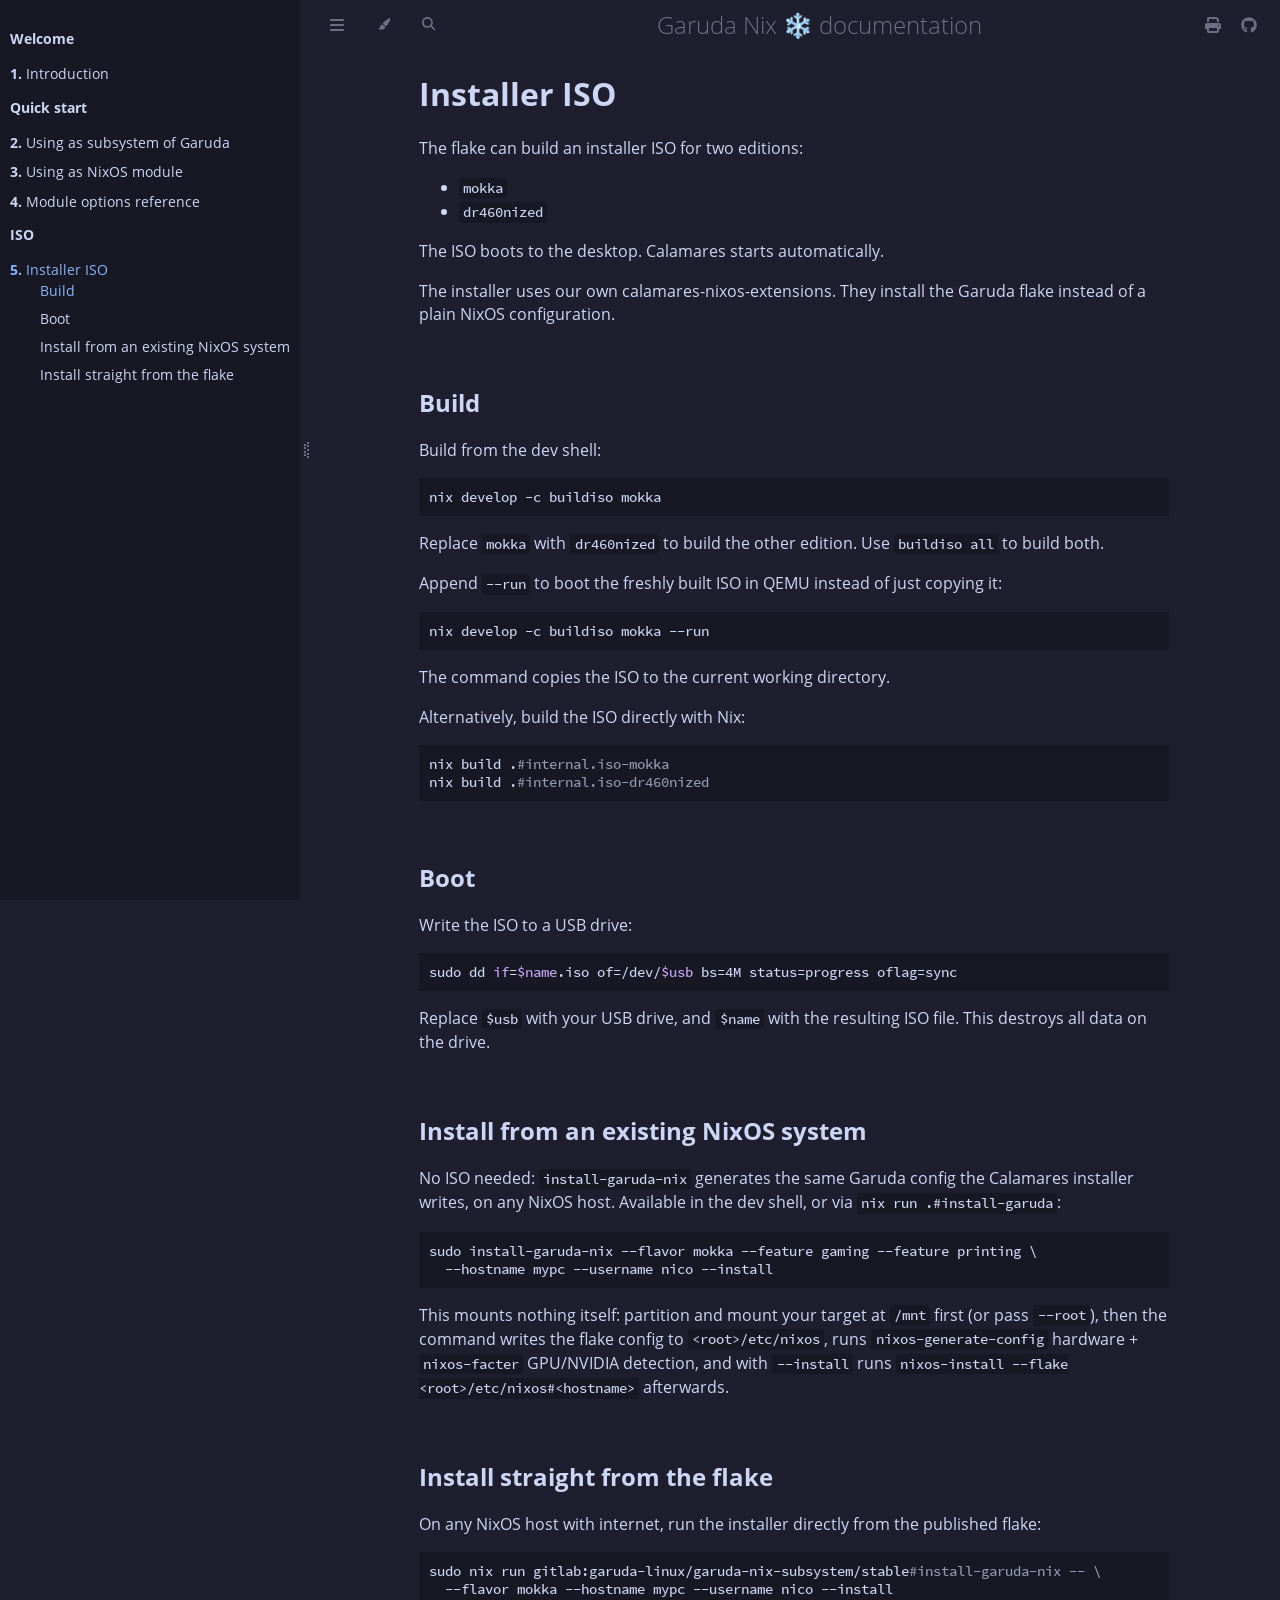
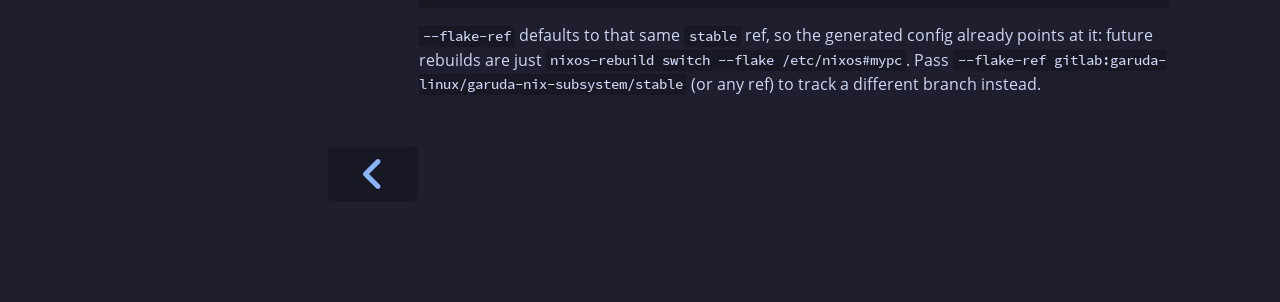
<file: iso/quick-start.html>
<!DOCTYPE HTML>
<html lang="en" class="mocha sidebar-visible" dir="ltr">
    <head>
        <!-- Book generated using mdBook -->
        <meta charset="UTF-8">
        <title>Installer ISO - Garuda Nix ❄️ documentation</title>


        <!-- Custom HTML head -->

        <meta name="description" content="Contains the documentation for Garuda Nix">
        <meta name="viewport" content="width=device-width, initial-scale=1">
        <meta name="theme-color" content="#ffffff">

        <link rel="icon" href="../favicon-de23e50b.svg">
        <link rel="shortcut icon" href="../favicon-8114d1fc.png">
        <link rel="stylesheet" href="../css/variables-8adf115d.css">
        <link rel="stylesheet" href="../css/general-e96d0476.css">
        <link rel="stylesheet" href="../css/chrome-d279d366.css">
        <link rel="stylesheet" href="../css/print-9e4910d8.css" media="print">

        <!-- Fonts -->
        <link rel="stylesheet" href="../fonts/fonts-9644e21d.css">

        <!-- Highlight.js Stylesheets -->
        <link rel="stylesheet" id="mdbook-highlight-css" href="../highlight-493f70e1.css">
        <link rel="stylesheet" id="mdbook-tomorrow-night-css" href="../tomorrow-night-4c0ae647.css">
        <link rel="stylesheet" id="mdbook-ayu-highlight-css" href="../ayu-highlight-3fdfc3ac.css">

        <!-- Custom theme stylesheets -->
        <link rel="stylesheet" href=".././theme/catppuccin.css">


        <!-- Provide site root and default themes to javascript -->
        <script>
            const path_to_root = "../";
            const default_light_theme = "mocha";
            const default_dark_theme = "mocha";
            window.path_to_searchindex_js = "../searchindex-38997615.js";
        </script>
        <!-- Start loading toc.js asap -->
        <script src="../toc-4028f8de.js"></script>
    </head>
    <body>
    <div id="mdbook-help-container">
        <div id="mdbook-help-popup">
            <h2 class="mdbook-help-title">Keyboard shortcuts</h2>
            <div>
                <p>Press <kbd>←</kbd> or <kbd>→</kbd> to navigate between chapters</p>
                <p>Press <kbd>S</kbd> or <kbd>/</kbd> to search in the book</p>
                <p>Press <kbd>?</kbd> to show this help</p>
                <p>Press <kbd>Esc</kbd> to hide this help</p>
            </div>
        </div>
    </div>
    <div id="mdbook-body-container">
        <!-- Work around some values being stored in localStorage wrapped in quotes -->
        <script>
            try {
                let theme = localStorage.getItem('mdbook-theme');
                let sidebar = localStorage.getItem('mdbook-sidebar');

                if (theme.startsWith('"') && theme.endsWith('"')) {
                    localStorage.setItem('mdbook-theme', theme.slice(1, theme.length - 1));
                }

                if (sidebar.startsWith('"') && sidebar.endsWith('"')) {
                    localStorage.setItem('mdbook-sidebar', sidebar.slice(1, sidebar.length - 1));
                }
            } catch (e) { }
        </script>

        <!-- Set the theme before any content is loaded, prevents flash -->
        <script>
            const default_theme = window.matchMedia("(prefers-color-scheme: dark)").matches ? default_dark_theme : default_light_theme;
            let theme;
            try { theme = localStorage.getItem('mdbook-theme'); } catch(e) { }
            if (theme === null || theme === undefined) { theme = default_theme; }
            const html = document.documentElement;
            html.classList.remove('mocha')
            html.classList.add(theme);
            html.classList.add("js");
        </script>

        <input type="checkbox" id="mdbook-sidebar-toggle-anchor" class="hidden">

        <!-- Hide / unhide sidebar before it is displayed -->
        <script>
            let sidebar = null;
            const sidebar_toggle = document.getElementById("mdbook-sidebar-toggle-anchor");
            if (document.body.clientWidth >= 1080) {
                try { sidebar = localStorage.getItem('mdbook-sidebar'); } catch(e) { }
                sidebar = sidebar || 'visible';
            } else {
                sidebar = 'hidden';
                sidebar_toggle.checked = false;
            }
            if (sidebar === 'visible') {
                sidebar_toggle.checked = true;
            } else {
                html.classList.remove('sidebar-visible');
            }
        </script>

        <nav id="mdbook-sidebar" class="sidebar" aria-label="Table of contents">
            <!-- populated by js -->
            <mdbook-sidebar-scrollbox class="sidebar-scrollbox"></mdbook-sidebar-scrollbox>
            <noscript>
                <iframe class="sidebar-iframe-outer" src="../toc.html"></iframe>
            </noscript>
            <div id="mdbook-sidebar-resize-handle" class="sidebar-resize-handle">
                <div class="sidebar-resize-indicator"></div>
            </div>
        </nav>

        <div id="mdbook-page-wrapper" class="page-wrapper">

            <div class="page">
                <div id="mdbook-menu-bar-hover-placeholder"></div>
                <div id="mdbook-menu-bar" class="menu-bar sticky">
                    <div class="left-buttons">
                        <label id="mdbook-sidebar-toggle" class="icon-button" for="mdbook-sidebar-toggle-anchor" title="Toggle Table of Contents" aria-label="Toggle Table of Contents" aria-controls="mdbook-sidebar">
                            <span class=fa-svg><svg xmlns="http://www.w3.org/2000/svg" viewBox="0 0 448 512"><!--! Font Awesome Free 6.2.0 by @fontawesome - https://fontawesome.com License - https://fontawesome.com/license/free (Icons: CC BY 4.0, Fonts: SIL OFL 1.1, Code: MIT License) Copyright 2022 Fonticons, Inc. --><path d="M0 96C0 78.3 14.3 64 32 64H416c17.7 0 32 14.3 32 32s-14.3 32-32 32H32C14.3 128 0 113.7 0 96zM0 256c0-17.7 14.3-32 32-32H416c17.7 0 32 14.3 32 32s-14.3 32-32 32H32c-17.7 0-32-14.3-32-32zM448 416c0 17.7-14.3 32-32 32H32c-17.7 0-32-14.3-32-32s14.3-32 32-32H416c17.7 0 32 14.3 32 32z"/></svg></span>
                        </label>
                        <button id="mdbook-theme-toggle" class="icon-button" type="button" title="Change theme" aria-label="Change theme" aria-haspopup="true" aria-expanded="false" aria-controls="mdbook-theme-list">
                            <span class=fa-svg><svg xmlns="http://www.w3.org/2000/svg" viewBox="0 0 576 512"><!--! Font Awesome Free 6.2.0 by @fontawesome - https://fontawesome.com License - https://fontawesome.com/license/free (Icons: CC BY 4.0, Fonts: SIL OFL 1.1, Code: MIT License) Copyright 2022 Fonticons, Inc. --><path d="M371.3 367.1c27.3-3.9 51.9-19.4 67.2-42.9L600.2 74.1c12.6-19.5 9.4-45.3-7.6-61.2S549.7-4.4 531.1 9.6L294.4 187.2c-24 18-38.2 46.1-38.4 76.1L371.3 367.1zm-19.6 25.4l-116-104.4C175.9 290.3 128 339.6 128 400c0 3.9 .2 7.8 .6 11.6c1.8 17.5-10.2 36.4-27.8 36.4H96c-17.7 0-32 14.3-32 32s14.3 32 32 32H240c61.9 0 112-50.1 112-112c0-2.5-.1-5-.2-7.5z"/></svg></span>
                        </button>
                        <ul id="mdbook-theme-list" class="theme-popup" aria-label="Themes" role="menu">
                            <li role="none"><button role="menuitem" class="theme" id="mdbook-theme-default_theme">Auto</button></li>
                            <li role="none"><button role="menuitem" class="theme" id="mdbook-theme-light">Light</button></li>
                            <li role="none"><button role="menuitem" class="theme" id="mdbook-theme-rust">Rust</button></li>
                            <li role="none"><button role="menuitem" class="theme" id="mdbook-theme-coal">Coal</button></li>
                            <li role="none"><button role="menuitem" class="theme" id="mdbook-theme-navy">Navy</button></li>
                            <li role="none"><button role="menuitem" class="theme" id="mdbook-theme-ayu">Ayu</button></li>
                        </ul>
                        <button id="mdbook-search-toggle" class="icon-button" type="button" title="Search (`/`)" aria-label="Toggle Searchbar" aria-expanded="false" aria-keyshortcuts="/ s" aria-controls="mdbook-searchbar">
                            <span class=fa-svg><svg xmlns="http://www.w3.org/2000/svg" viewBox="0 0 512 512"><!--! Font Awesome Free 6.2.0 by @fontawesome - https://fontawesome.com License - https://fontawesome.com/license/free (Icons: CC BY 4.0, Fonts: SIL OFL 1.1, Code: MIT License) Copyright 2022 Fonticons, Inc. --><path d="M416 208c0 45.9-14.9 88.3-40 122.7L502.6 457.4c12.5 12.5 12.5 32.8 0 45.3s-32.8 12.5-45.3 0L330.7 376c-34.4 25.2-76.8 40-122.7 40C93.1 416 0 322.9 0 208S93.1 0 208 0S416 93.1 416 208zM208 352c79.5 0 144-64.5 144-144s-64.5-144-144-144S64 128.5 64 208s64.5 144 144 144z"/></svg></span>
                        </button>
                    </div>

                    <h1 class="menu-title">Garuda Nix ❄️ documentation</h1>

                    <div class="right-buttons">
                        <a href="../print.html" title="Print this book" aria-label="Print this book">
                            <span class=fa-svg id="print-button"><svg xmlns="http://www.w3.org/2000/svg" viewBox="0 0 512 512"><!--! Font Awesome Free 6.2.0 by @fontawesome - https://fontawesome.com License - https://fontawesome.com/license/free (Icons: CC BY 4.0, Fonts: SIL OFL 1.1, Code: MIT License) Copyright 2022 Fonticons, Inc. --><path d="M128 0C92.7 0 64 28.7 64 64v96h64V64H354.7L384 93.3V160h64V93.3c0-17-6.7-33.3-18.7-45.3L400 18.7C388 6.7 371.7 0 354.7 0H128zM384 352v32 64H128V384 368 352H384zm64 32h32c17.7 0 32-14.3 32-32V256c0-35.3-28.7-64-64-64H64c-35.3 0-64 28.7-64 64v96c0 17.7 14.3 32 32 32H64v64c0 35.3 28.7 64 64 64H384c35.3 0 64-28.7 64-64V384zm-16-88c-13.3 0-24-10.7-24-24s10.7-24 24-24s24 10.7 24 24s-10.7 24-24 24z"/></svg></span>
                        </a>
                        <a href="https://gitlab.com/garuda-linux/garuda-nix-subsystem" title="Git repository" aria-label="Git repository">
                            <span class=fa-svg><svg xmlns="http://www.w3.org/2000/svg" viewBox="0 0 496 512"><!--! Font Awesome Free 6.2.0 by @fontawesome - https://fontawesome.com License - https://fontawesome.com/license/free (Icons: CC BY 4.0, Fonts: SIL OFL 1.1, Code: MIT License) Copyright 2022 Fonticons, Inc. --><path d="M165.9 397.4c0 2-2.3 3.6-5.2 3.6-3.3.3-5.6-1.3-5.6-3.6 0-2 2.3-3.6 5.2-3.6 3-.3 5.6 1.3 5.6 3.6zm-31.1-4.5c-.7 2 1.3 4.3 4.3 4.9 2.6 1 5.6 0 6.2-2s-1.3-4.3-4.3-5.2c-2.6-.7-5.5.3-6.2 2.3zm44.2-1.7c-2.9.7-4.9 2.6-4.6 4.9.3 2 2.9 3.3 5.9 2.6 2.9-.7 4.9-2.6 4.6-4.6-.3-1.9-3-3.2-5.9-2.9zM244.8 8C106.1 8 0 113.3 0 252c0 110.9 69.8 205.8 169.5 239.2 12.8 2.3 17.3-5.6 17.3-12.1 0-6.2-.3-40.4-.3-61.4 0 0-70 15-84.7-29.8 0 0-11.4-29.1-27.8-36.6 0 0-22.9-15.7 1.6-15.4 0 0 24.9 2 38.6 25.8 21.9 38.6 58.6 27.5 72.9 20.9 2.3-16 8.8-27.1 16-33.7-55.9-6.2-112.3-14.3-112.3-110.5 0-27.5 7.6-41.3 23.6-58.9-2.6-6.5-11.1-33.3 2.6-67.9 20.9-6.5 69 27 69 27 20-5.6 41.5-8.5 62.8-8.5s42.8 2.9 62.8 8.5c0 0 48.1-33.6 69-27 13.7 34.7 5.2 61.4 2.6 67.9 16 17.7 25.8 31.5 25.8 58.9 0 96.5-58.9 104.2-114.8 110.5 9.2 7.9 17 22.9 17 46.4 0 33.7-.3 75.4-.3 83.6 0 6.5 4.6 14.4 17.3 12.1C428.2 457.8 496 362.9 496 252 496 113.3 383.5 8 244.8 8zM97.2 352.9c-1.3 1-1 3.3.7 5.2 1.6 1.6 3.9 2.3 5.2 1 1.3-1 1-3.3-.7-5.2-1.6-1.6-3.9-2.3-5.2-1zm-10.8-8.1c-.7 1.3.3 2.9 2.3 3.9 1.6 1 3.6.7 4.3-.7.7-1.3-.3-2.9-2.3-3.9-2-.6-3.6-.3-4.3.7zm32.4 35.6c-1.6 1.3-1 4.3 1.3 6.2 2.3 2.3 5.2 2.6 6.5 1 1.3-1.3.7-4.3-1.3-6.2-2.2-2.3-5.2-2.6-6.5-1zm-11.4-14.7c-1.6 1-1.6 3.6 0 5.9 1.6 2.3 4.3 3.3 5.6 2.3 1.6-1.3 1.6-3.9 0-6.2-1.4-2.3-4-3.3-5.6-2z"/></svg></span>
                        </a>

                    </div>
                </div>

                <div id="mdbook-search-wrapper" class="hidden">
                    <form id="mdbook-searchbar-outer" class="searchbar-outer">
                        <div class="search-wrapper">
                            <input type="search" id="mdbook-searchbar" name="searchbar" placeholder="Search this book ..." aria-controls="mdbook-searchresults-outer" aria-describedby="searchresults-header">
                            <div class="spinner-wrapper">
                                <span class=fa-svg id="fa-spin"><svg xmlns="http://www.w3.org/2000/svg" viewBox="0 0 512 512"><!--! Font Awesome Free 6.2.0 by @fontawesome - https://fontawesome.com License - https://fontawesome.com/license/free (Icons: CC BY 4.0, Fonts: SIL OFL 1.1, Code: MIT License) Copyright 2022 Fonticons, Inc. --><path d="M304 48c0-26.5-21.5-48-48-48s-48 21.5-48 48s21.5 48 48 48s48-21.5 48-48zm0 416c0-26.5-21.5-48-48-48s-48 21.5-48 48s21.5 48 48 48s48-21.5 48-48zM48 304c26.5 0 48-21.5 48-48s-21.5-48-48-48s-48 21.5-48 48s21.5 48 48 48zm464-48c0-26.5-21.5-48-48-48s-48 21.5-48 48s21.5 48 48 48s48-21.5 48-48zM142.9 437c18.7-18.7 18.7-49.1 0-67.9s-49.1-18.7-67.9 0s-18.7 49.1 0 67.9s49.1 18.7 67.9 0zm0-294.2c18.7-18.7 18.7-49.1 0-67.9S93.7 56.2 75 75s-18.7 49.1 0 67.9s49.1 18.7 67.9 0zM369.1 437c18.7 18.7 49.1 18.7 67.9 0s18.7-49.1 0-67.9s-49.1-18.7-67.9 0s-18.7 49.1 0 67.9z"/></svg></span>
                            </div>
                        </div>
                    </form>
                    <div id="mdbook-searchresults-outer" class="searchresults-outer hidden">
                        <div id="mdbook-searchresults-header" class="searchresults-header"></div>
                        <ul id="mdbook-searchresults">
                        </ul>
                    </div>
                </div>

                <!-- Apply ARIA attributes after the sidebar and the sidebar toggle button are added to the DOM -->
                <script>
                    document.getElementById('mdbook-sidebar-toggle').setAttribute('aria-expanded', sidebar === 'visible');
                    document.getElementById('mdbook-sidebar').setAttribute('aria-hidden', sidebar !== 'visible');
                    Array.from(document.querySelectorAll('#mdbook-sidebar a')).forEach(function(link) {
                        link.setAttribute('tabIndex', sidebar === 'visible' ? 0 : -1);
                    });
                </script>

                <div id="mdbook-content" class="content">
                    <main>
                        <h1 id="installer-iso"><a class="header" href="#installer-iso">Installer ISO</a></h1>
<p>The flake can build an installer ISO for two editions:</p>
<ul>
<li><code>mokka</code></li>
<li><code>dr460nized</code></li>
</ul>
<p>The ISO boots to the desktop. Calamares starts automatically.</p>
<p>The installer uses our own calamares-nixos-extensions. They install the Garuda flake instead of a plain NixOS configuration.</p>
<h2 id="build"><a class="header" href="#build">Build</a></h2>
<p>Build from the dev shell:</p>
<pre><code class="language-sh">nix develop -c buildiso mokka
</code></pre>
<p>Replace <code>mokka</code> with <code>dr460nized</code> to build the other edition. Use <code>buildiso all</code> to build both.</p>
<p>Append <code>--run</code> to boot the freshly built ISO in QEMU instead of just copying it:</p>
<pre><code class="language-sh">nix develop -c buildiso mokka --run
</code></pre>
<p>The command copies the ISO to the current working directory.</p>
<p>Alternatively, build the ISO directly with Nix:</p>
<pre><code class="language-sh">nix build .#internal.iso-mokka
nix build .#internal.iso-dr460nized
</code></pre>
<h2 id="boot"><a class="header" href="#boot">Boot</a></h2>
<p>Write the ISO to a USB drive:</p>
<pre><code class="language-sh">sudo dd if=$name.iso of=/dev/$usb bs=4M status=progress oflag=sync
</code></pre>
<p>Replace <code>$usb</code> with your USB drive, and <code>$name</code> with the resulting ISO file. This destroys all data on the drive.</p>
<h2 id="install-from-an-existing-nixos-system"><a class="header" href="#install-from-an-existing-nixos-system">Install from an existing NixOS system</a></h2>
<p>No ISO needed: <code>install-garuda-nix</code> generates the same Garuda config the Calamares installer writes, on any NixOS host. Available in the dev shell, or via <code>nix run .#install-garuda</code>:</p>
<pre><code class="language-sh">sudo install-garuda-nix --flavor mokka --feature gaming --feature printing \
  --hostname mypc --username nico --install
</code></pre>
<p>This mounts nothing itself: partition and mount your target at <code>/mnt</code> first (or pass <code>--root</code>), then the command writes the flake config to <code>&lt;root&gt;/etc/nixos</code>, runs <code>nixos-generate-config</code> hardware + <code>nixos-facter</code> GPU/NVIDIA detection, and with <code>--install</code> runs <code>nixos-install --flake &lt;root&gt;/etc/nixos#&lt;hostname&gt;</code> afterwards.</p>
<h2 id="install-straight-from-the-flake"><a class="header" href="#install-straight-from-the-flake">Install straight from the flake</a></h2>
<p>On any NixOS host with internet, run the installer directly from the published flake:</p>
<pre><code class="language-sh">sudo nix run gitlab:garuda-linux/garuda-nix-subsystem/stable#install-garuda-nix -- \
  --flavor mokka --hostname mypc --username nico --install
</code></pre>
<p><code>--flake-ref</code> defaults to that same <code>stable</code> ref, so the generated config already points at it: future rebuilds are just <code>nixos-rebuild switch --flake /etc/nixos#mypc</code>. Pass <code>--flake-ref gitlab:garuda-linux/garuda-nix-subsystem/stable</code> (or any ref) to track a different branch instead.</p>

                    </main>

                    <nav class="nav-wrapper" aria-label="Page navigation">
                        <!-- Mobile navigation buttons -->
                            <a rel="prev" href="../nixos-module/options.html" class="mobile-nav-chapters previous" title="Previous chapter" aria-label="Previous chapter" aria-keyshortcuts="Left">
                                <span class=fa-svg><svg xmlns="http://www.w3.org/2000/svg" viewBox="0 0 320 512"><!--! Font Awesome Free 6.2.0 by @fontawesome - https://fontawesome.com License - https://fontawesome.com/license/free (Icons: CC BY 4.0, Fonts: SIL OFL 1.1, Code: MIT License) Copyright 2022 Fonticons, Inc. --><path d="M41.4 233.4c-12.5 12.5-12.5 32.8 0 45.3l160 160c12.5 12.5 32.8 12.5 45.3 0s12.5-32.8 0-45.3L109.3 256 246.6 118.6c12.5-12.5 12.5-32.8 0-45.3s-32.8-12.5-45.3 0l-160 160z"/></svg></span>
                            </a>


                        <div style="clear: both"></div>
                    </nav>
                </div>
            </div>

            <nav class="nav-wide-wrapper" aria-label="Page navigation">
                    <a rel="prev" href="../nixos-module/options.html" class="nav-chapters previous" title="Previous chapter" aria-label="Previous chapter" aria-keyshortcuts="Left">
                        <span class=fa-svg><svg xmlns="http://www.w3.org/2000/svg" viewBox="0 0 320 512"><!--! Font Awesome Free 6.2.0 by @fontawesome - https://fontawesome.com License - https://fontawesome.com/license/free (Icons: CC BY 4.0, Fonts: SIL OFL 1.1, Code: MIT License) Copyright 2022 Fonticons, Inc. --><path d="M41.4 233.4c-12.5 12.5-12.5 32.8 0 45.3l160 160c12.5 12.5 32.8 12.5 45.3 0s12.5-32.8 0-45.3L109.3 256 246.6 118.6c12.5-12.5 12.5-32.8 0-45.3s-32.8-12.5-45.3 0l-160 160z"/></svg></span>
                    </a>

            </nav>

        </div>

        <template id=fa-eye><span class=fa-svg><svg xmlns="http://www.w3.org/2000/svg" viewBox="0 0 576 512"><!--! Font Awesome Free 6.2.0 by @fontawesome - https://fontawesome.com License - https://fontawesome.com/license/free (Icons: CC BY 4.0, Fonts: SIL OFL 1.1, Code: MIT License) Copyright 2022 Fonticons, Inc. --><path d="M288 32c-80.8 0-145.5 36.8-192.6 80.6C48.6 156 17.3 208 2.5 243.7c-3.3 7.9-3.3 16.7 0 24.6C17.3 304 48.6 356 95.4 399.4C142.5 443.2 207.2 480 288 480s145.5-36.8 192.6-80.6c46.8-43.5 78.1-95.4 93-131.1c3.3-7.9 3.3-16.7 0-24.6c-14.9-35.7-46.2-87.7-93-131.1C433.5 68.8 368.8 32 288 32zM432 256c0 79.5-64.5 144-144 144s-144-64.5-144-144s64.5-144 144-144s144 64.5 144 144zM288 192c0 35.3-28.7 64-64 64c-11.5 0-22.3-3-31.6-8.4c-.2 2.8-.4 5.5-.4 8.4c0 53 43 96 96 96s96-43 96-96s-43-96-96-96c-2.8 0-5.6 .1-8.4 .4c5.3 9.3 8.4 20.1 8.4 31.6z"/></svg></span></template>
        <template id=fa-eye-slash><span class=fa-svg><svg xmlns="http://www.w3.org/2000/svg" viewBox="0 0 640 512"><!--! Font Awesome Free 6.2.0 by @fontawesome - https://fontawesome.com License - https://fontawesome.com/license/free (Icons: CC BY 4.0, Fonts: SIL OFL 1.1, Code: MIT License) Copyright 2022 Fonticons, Inc. --><path d="M38.8 5.1C28.4-3.1 13.3-1.2 5.1 9.2S-1.2 34.7 9.2 42.9l592 464c10.4 8.2 25.5 6.3 33.7-4.1s6.3-25.5-4.1-33.7L525.6 386.7c39.6-40.6 66.4-86.1 79.9-118.4c3.3-7.9 3.3-16.7 0-24.6c-14.9-35.7-46.2-87.7-93-131.1C465.5 68.8 400.8 32 320 32c-68.2 0-125 26.3-169.3 60.8L38.8 5.1zM223.1 149.5C248.6 126.2 282.7 112 320 112c79.5 0 144 64.5 144 144c0 24.9-6.3 48.3-17.4 68.7L408 294.5c5.2-11.8 8-24.8 8-38.5c0-53-43-96-96-96c-2.8 0-5.6 .1-8.4 .4c5.3 9.3 8.4 20.1 8.4 31.6c0 10.2-2.4 19.8-6.6 28.3l-90.3-70.8zm223.1 298L373 389.9c-16.4 6.5-34.3 10.1-53 10.1c-79.5 0-144-64.5-144-144c0-6.9 .5-13.6 1.4-20.2L83.1 161.5C60.3 191.2 44 220.8 34.5 243.7c-3.3 7.9-3.3 16.7 0 24.6c14.9 35.7 46.2 87.7 93 131.1C174.5 443.2 239.2 480 320 480c47.8 0 89.9-12.9 126.2-32.5z"/></svg></span></template>
        <template id=fa-copy><span class=fa-svg><svg xmlns="http://www.w3.org/2000/svg" viewBox="0 0 512 512"><!--! Font Awesome Free 6.2.0 by @fontawesome - https://fontawesome.com License - https://fontawesome.com/license/free (Icons: CC BY 4.0, Fonts: SIL OFL 1.1, Code: MIT License) Copyright 2022 Fonticons, Inc. --><path d="M502.6 70.63l-61.25-61.25C435.4 3.371 427.2 0 418.7 0H255.1c-35.35 0-64 28.66-64 64l.0195 256C192 355.4 220.7 384 256 384h192c35.2 0 64-28.8 64-64V93.25C512 84.77 508.6 76.63 502.6 70.63zM464 320c0 8.836-7.164 16-16 16H255.1c-8.838 0-16-7.164-16-16L239.1 64.13c0-8.836 7.164-16 16-16h128L384 96c0 17.67 14.33 32 32 32h47.1V320zM272 448c0 8.836-7.164 16-16 16H63.1c-8.838 0-16-7.164-16-16L47.98 192.1c0-8.836 7.164-16 16-16H160V128H63.99c-35.35 0-64 28.65-64 64l.0098 256C.002 483.3 28.66 512 64 512h192c35.2 0 64-28.8 64-64v-32h-47.1L272 448z"/></svg></span></template>
        <template id=fa-play><span class=fa-svg><svg xmlns="http://www.w3.org/2000/svg" viewBox="0 0 384 512"><!--! Font Awesome Free 6.2.0 by @fontawesome - https://fontawesome.com License - https://fontawesome.com/license/free (Icons: CC BY 4.0, Fonts: SIL OFL 1.1, Code: MIT License) Copyright 2022 Fonticons, Inc. --><path d="M73 39c-14.8-9.1-33.4-9.4-48.5-.9S0 62.6 0 80V432c0 17.4 9.4 33.4 24.5 41.9s33.7 8.1 48.5-.9L361 297c14.3-8.7 23-24.2 23-41s-8.7-32.2-23-41L73 39z"/></svg></span></template>
        <template id=fa-clock-rotate-left><span class=fa-svg><svg xmlns="http://www.w3.org/2000/svg" viewBox="0 0 512 512"><!--! Font Awesome Free 6.2.0 by @fontawesome - https://fontawesome.com License - https://fontawesome.com/license/free (Icons: CC BY 4.0, Fonts: SIL OFL 1.1, Code: MIT License) Copyright 2022 Fonticons, Inc. --><path d="M75 75L41 41C25.9 25.9 0 36.6 0 57.9V168c0 13.3 10.7 24 24 24H134.1c21.4 0 32.1-25.9 17-41l-30.8-30.8C155 85.5 203 64 256 64c106 0 192 86 192 192s-86 192-192 192c-40.8 0-78.6-12.7-109.7-34.4c-14.5-10.1-34.4-6.6-44.6 7.9s-6.6 34.4 7.9 44.6C151.2 495 201.7 512 256 512c141.4 0 256-114.6 256-256S397.4 0 256 0C185.3 0 121.3 28.7 75 75zm181 53c-13.3 0-24 10.7-24 24V256c0 6.4 2.5 12.5 7 17l72 72c9.4 9.4 24.6 9.4 33.9 0s9.4-24.6 0-33.9l-65-65V152c0-13.3-10.7-24-24-24z"/></svg></span></template>



        <script>
            window.playground_copyable = true;
        </script>


        <script src="../elasticlunr-ef4e11c1.min.js"></script>
        <script src="../mark-09e88c2c.min.js"></script>
        <script src="../searcher-09f2665d.js"></script>

        <script src="../clipboard-1626706a.min.js"></script>
        <script src="../highlight-abc7f01d.js"></script>
        <script src="../book-609e4cb8.js"></script>

        <!-- Custom JS scripts -->



    </div>
    </body>
</html>
</file>
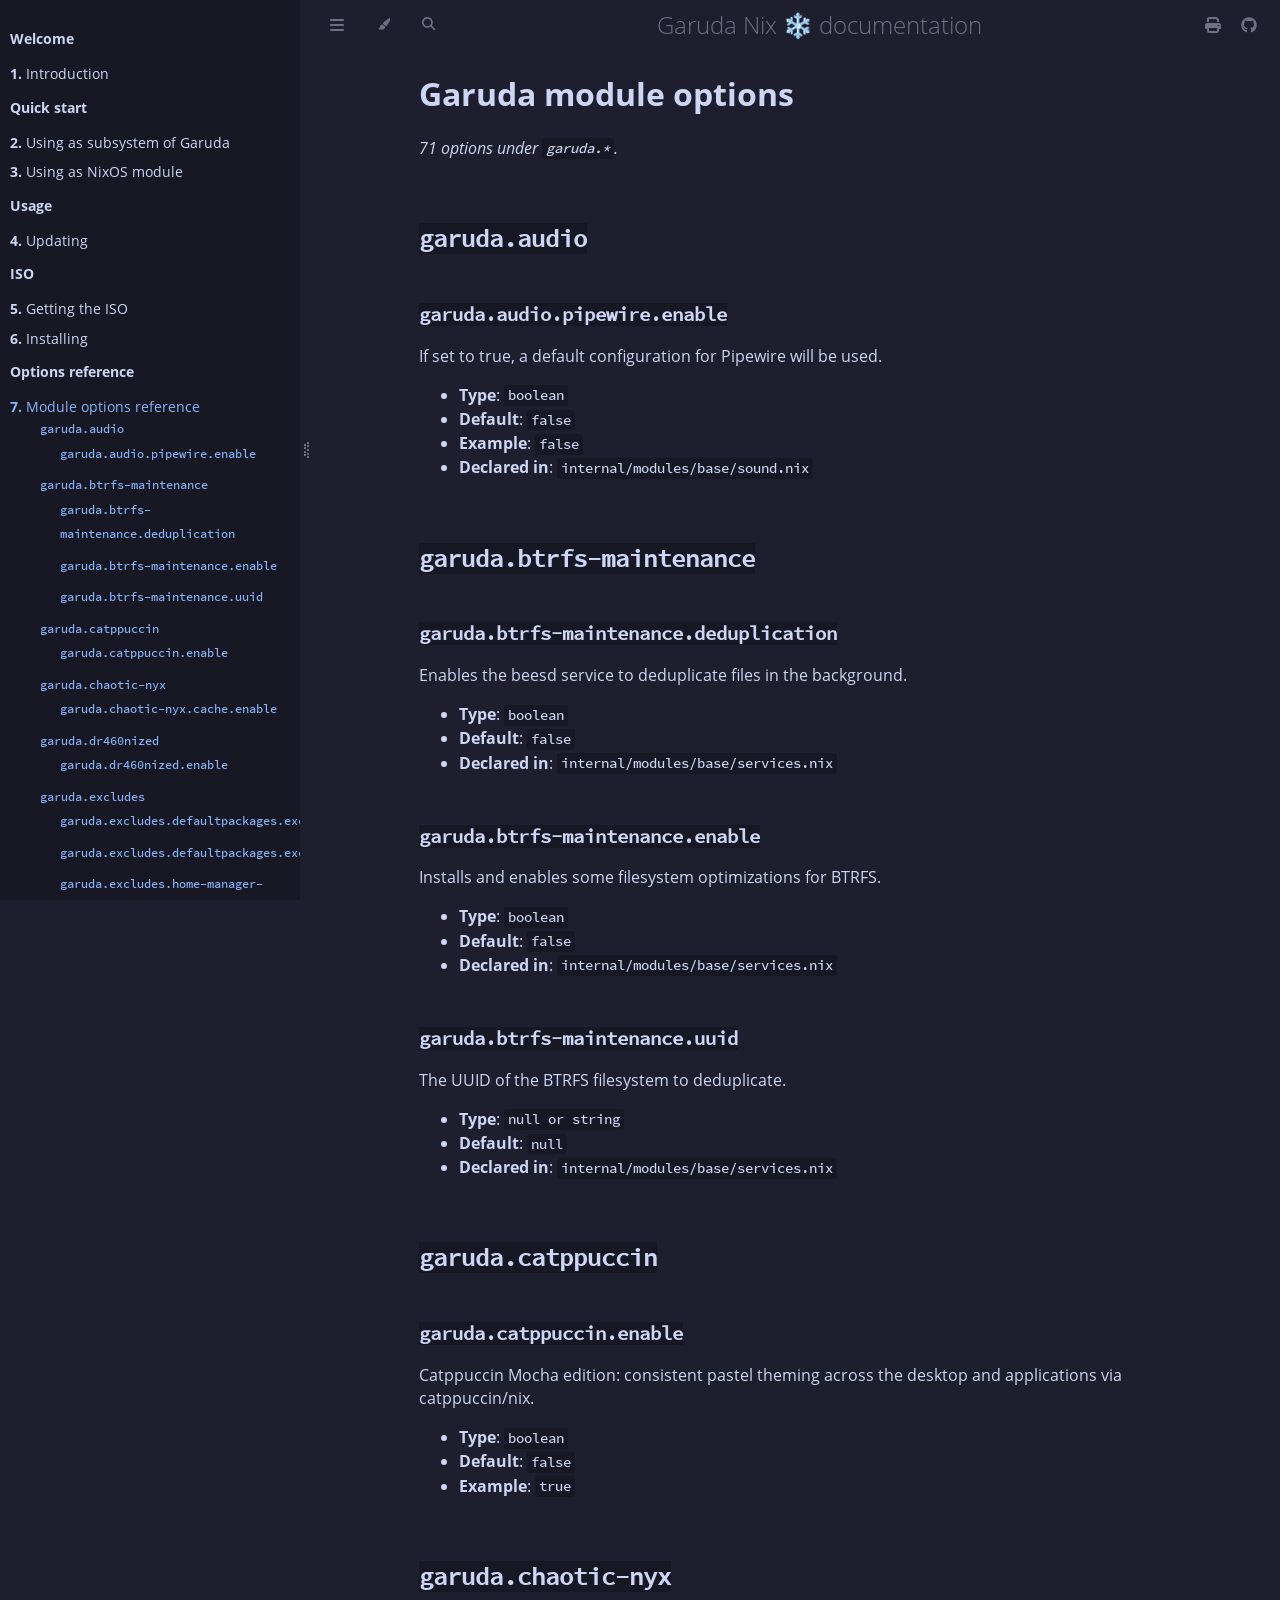
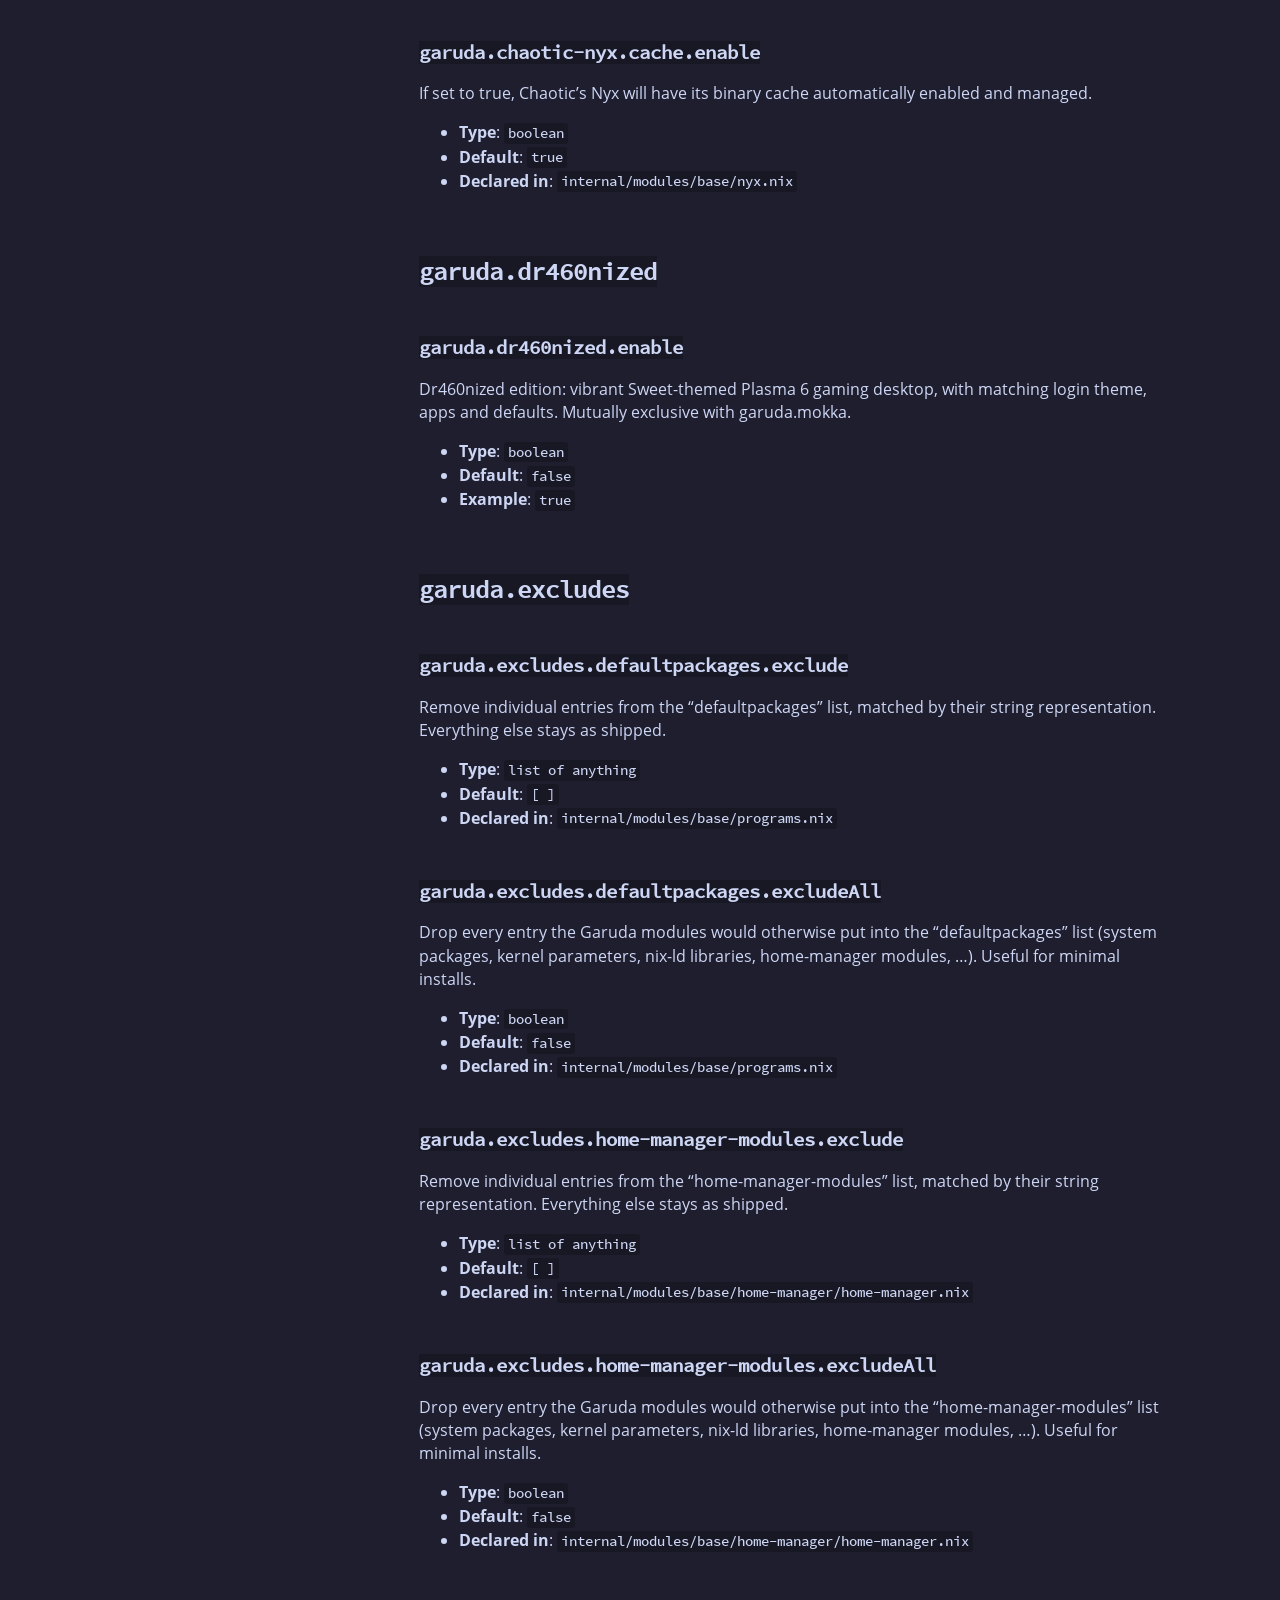
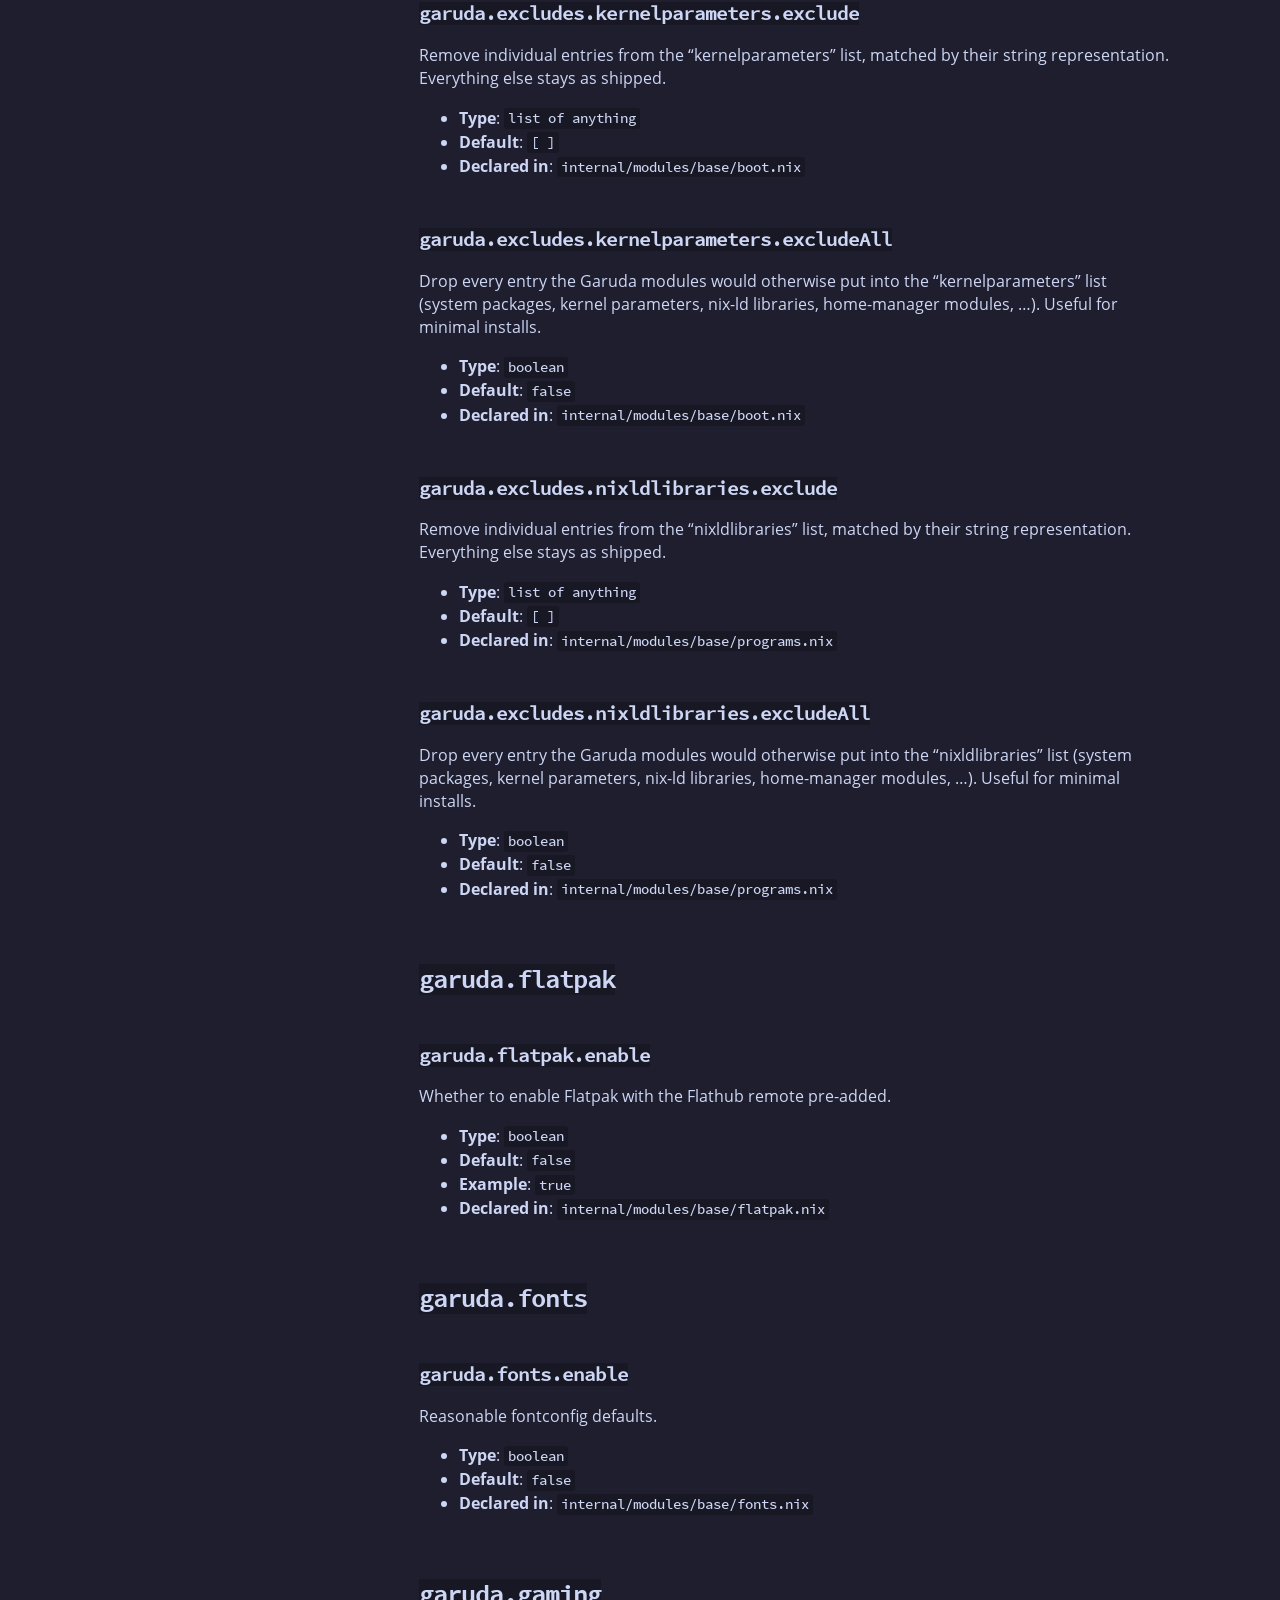
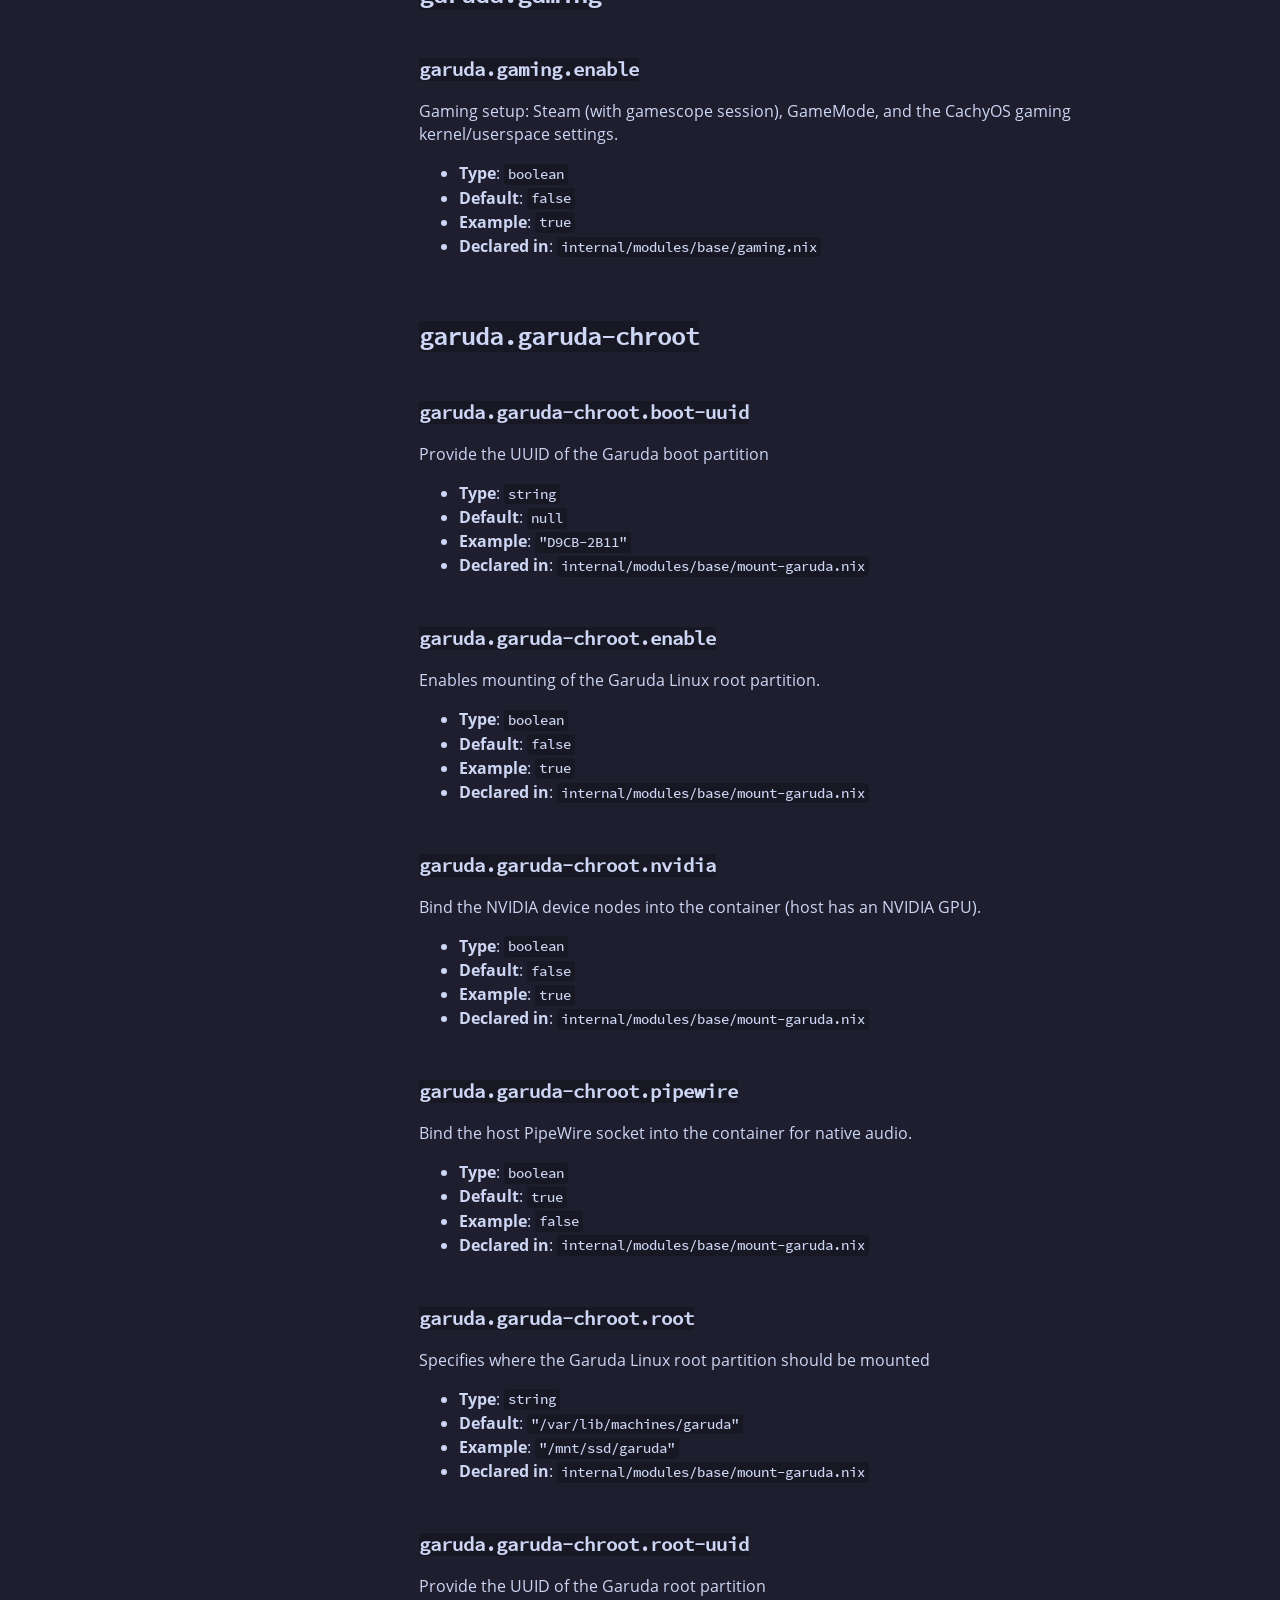
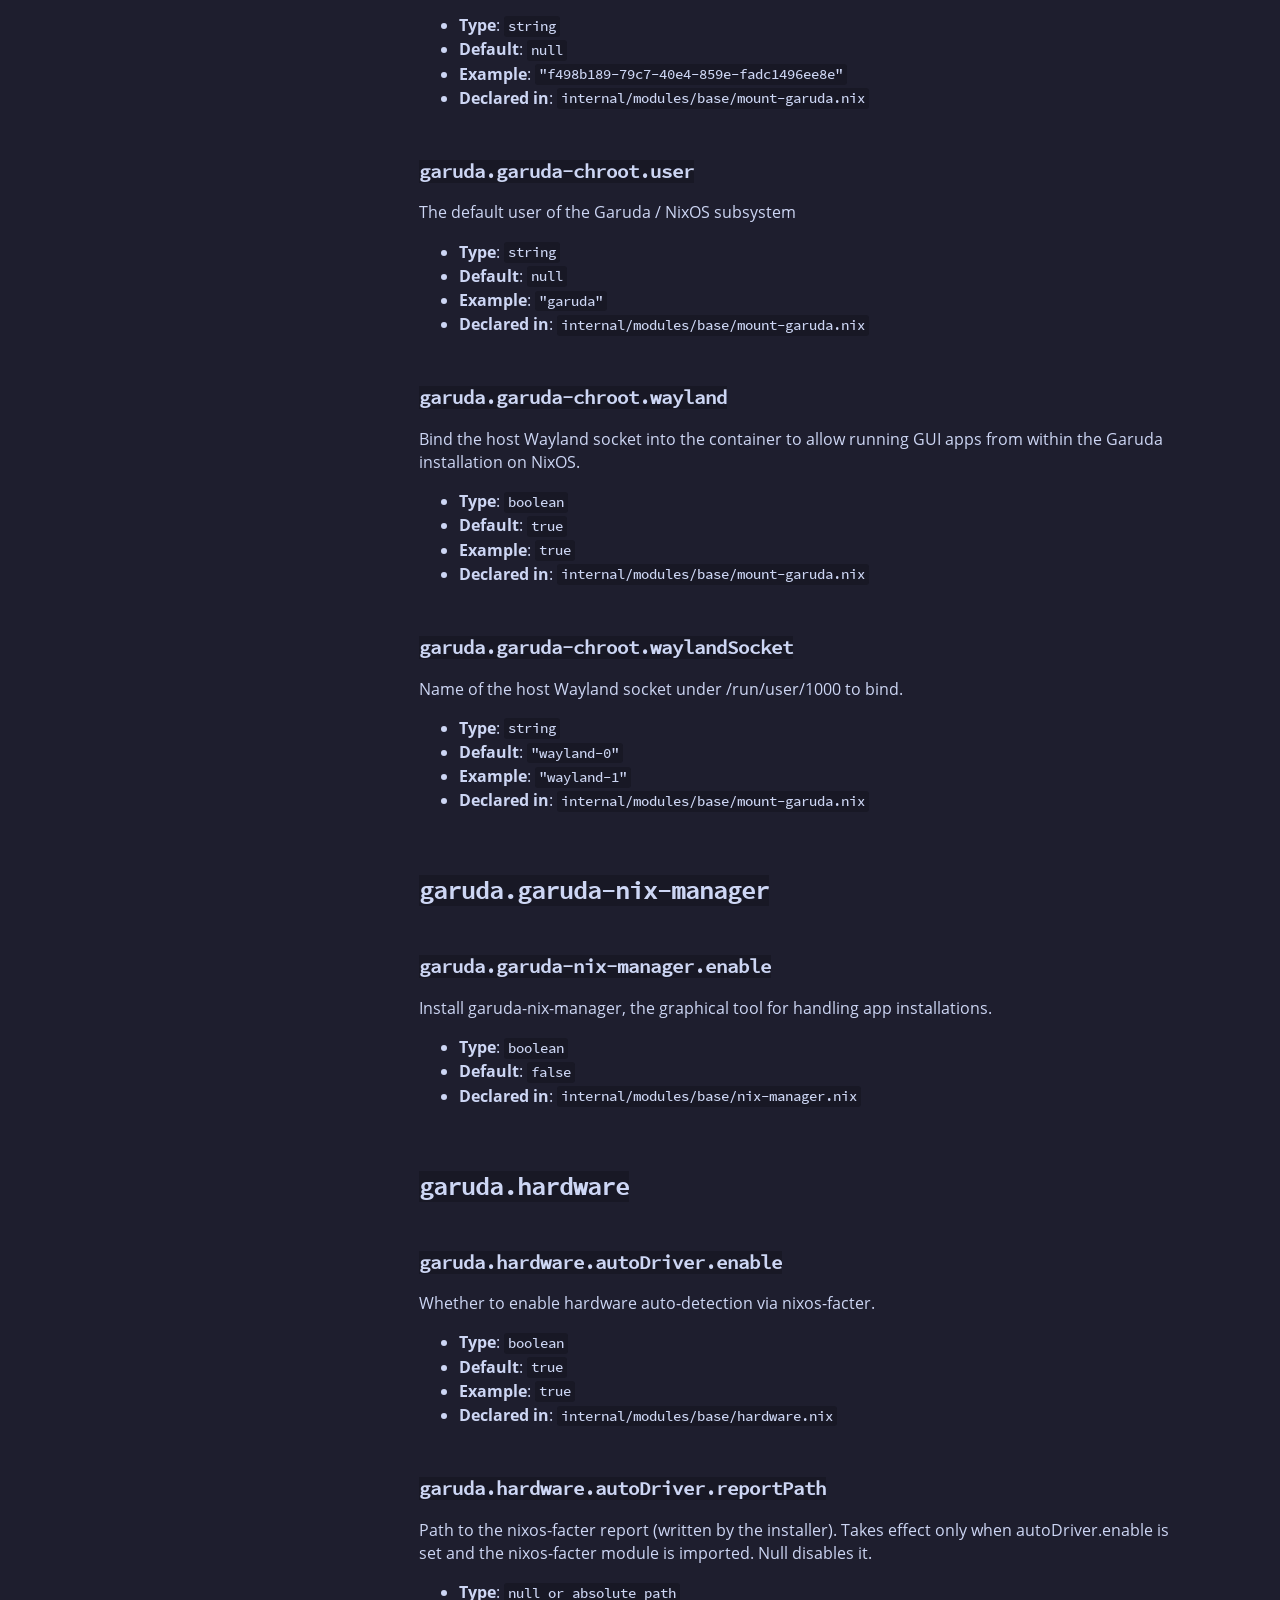
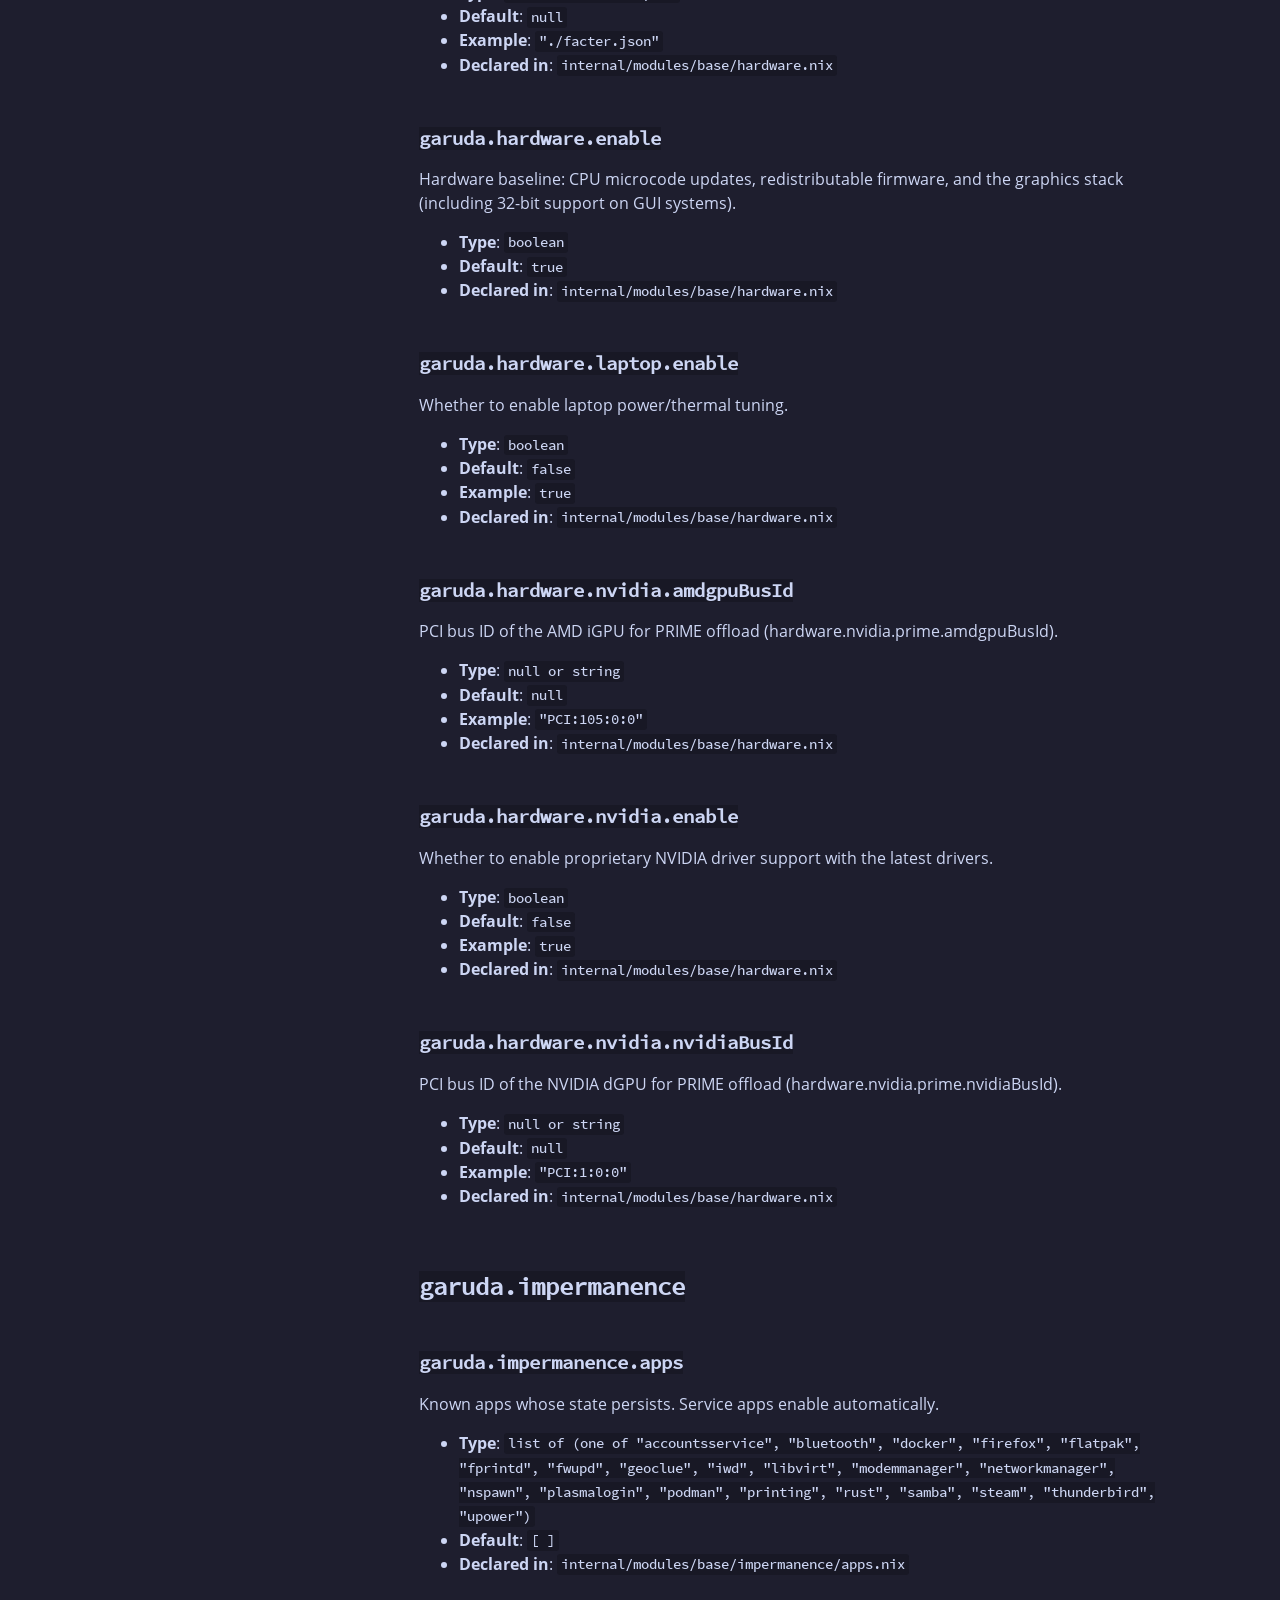
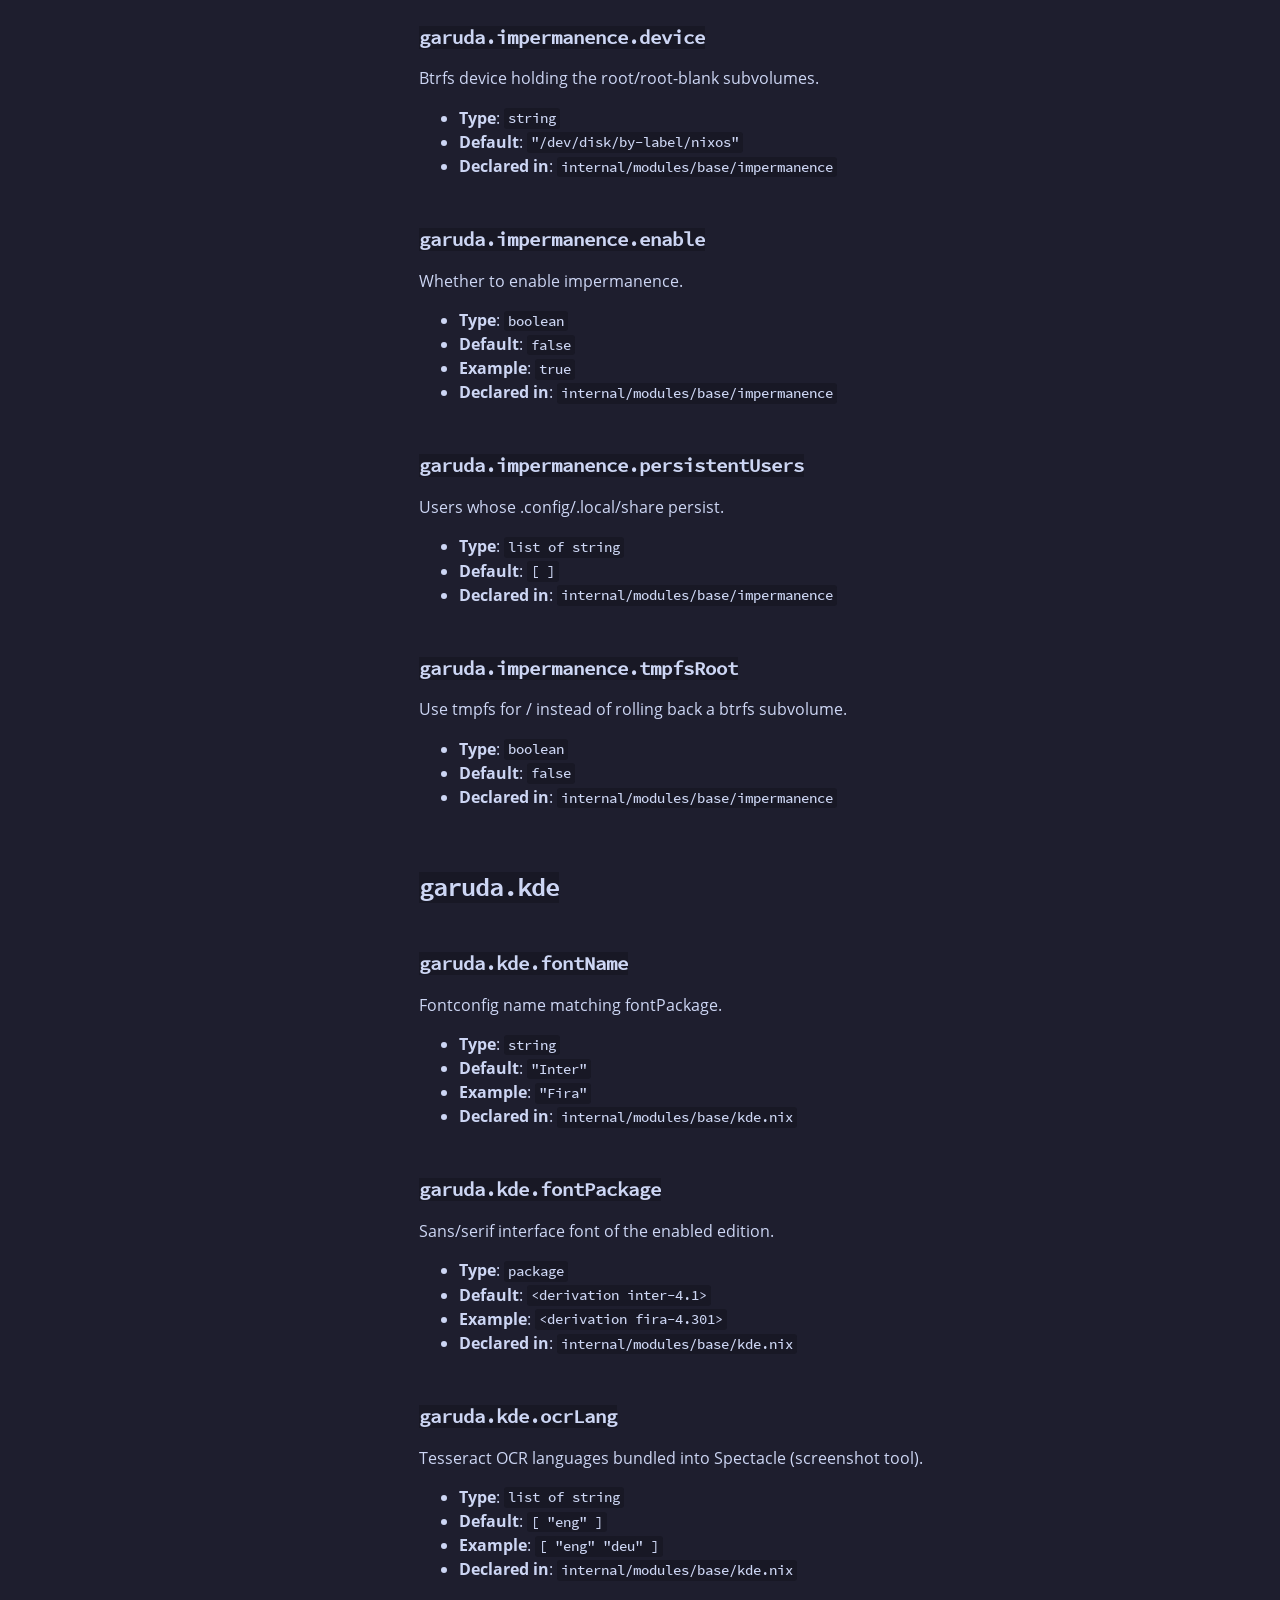
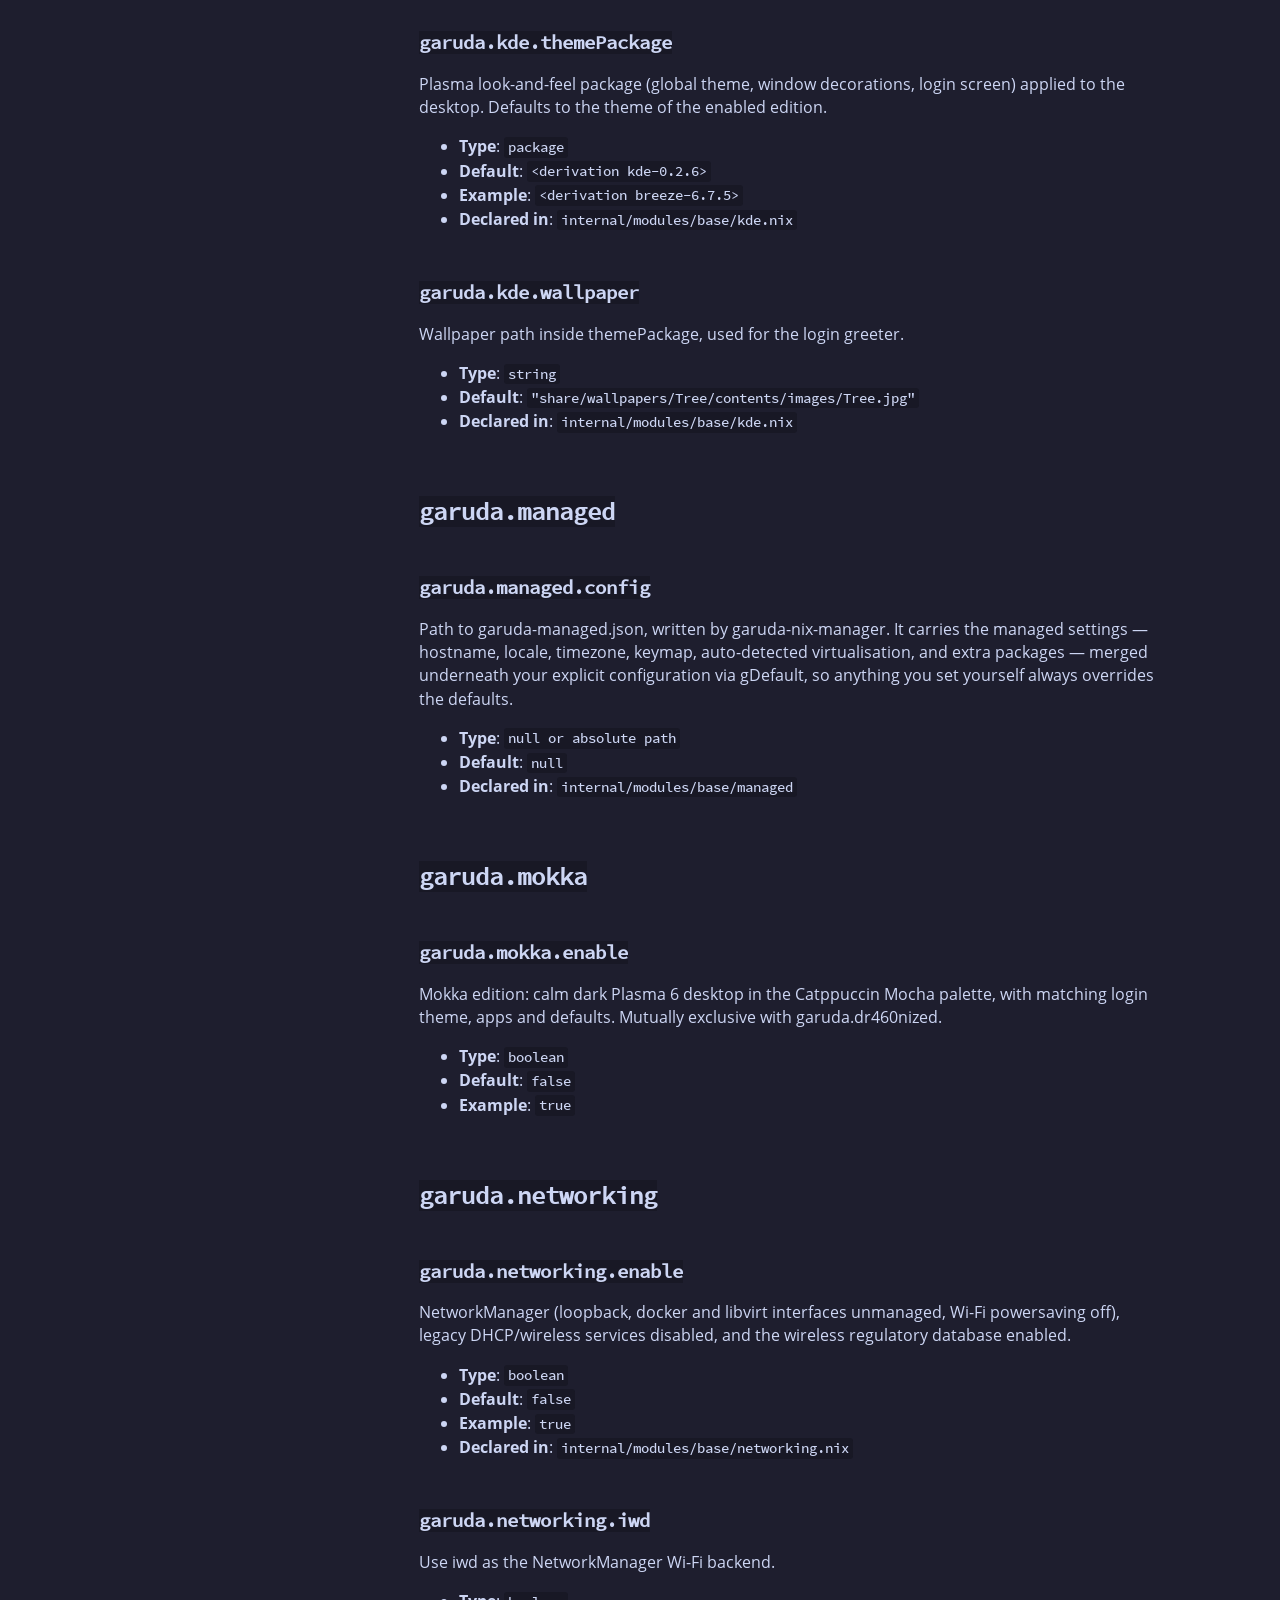
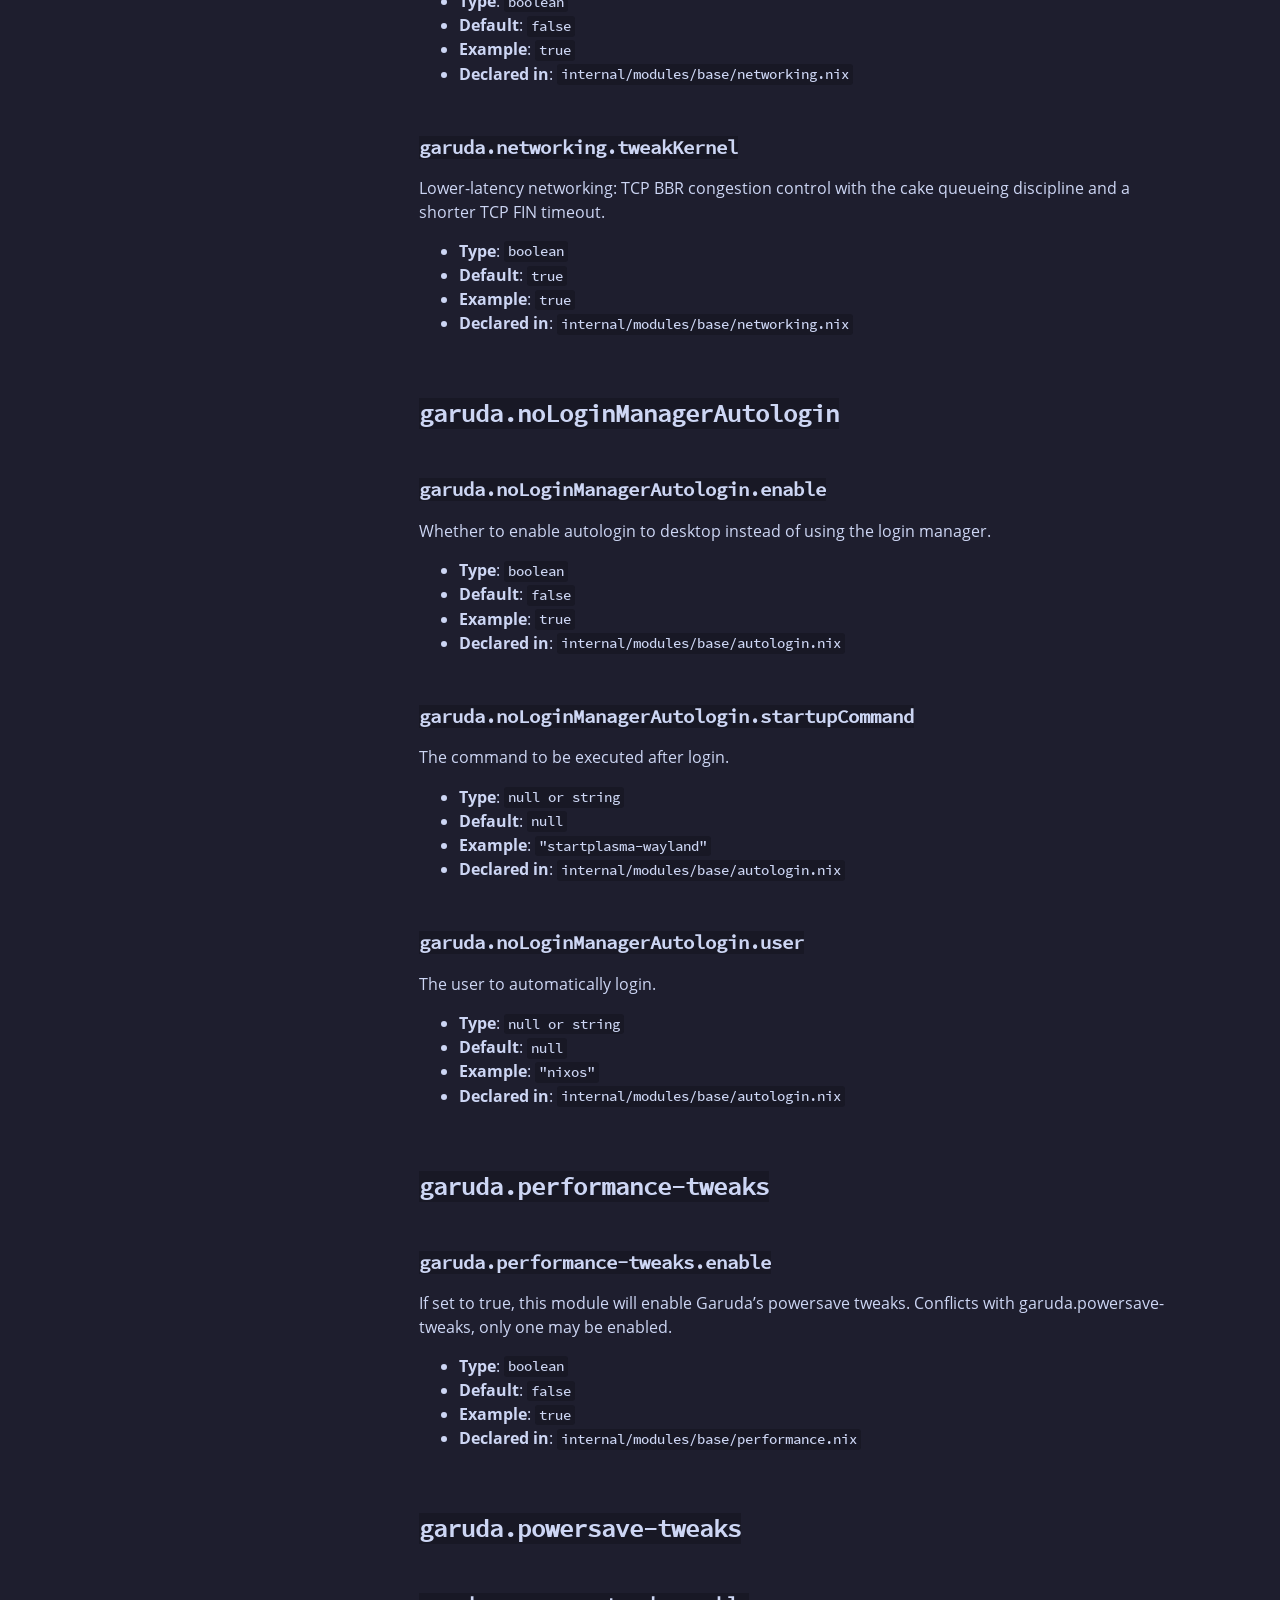
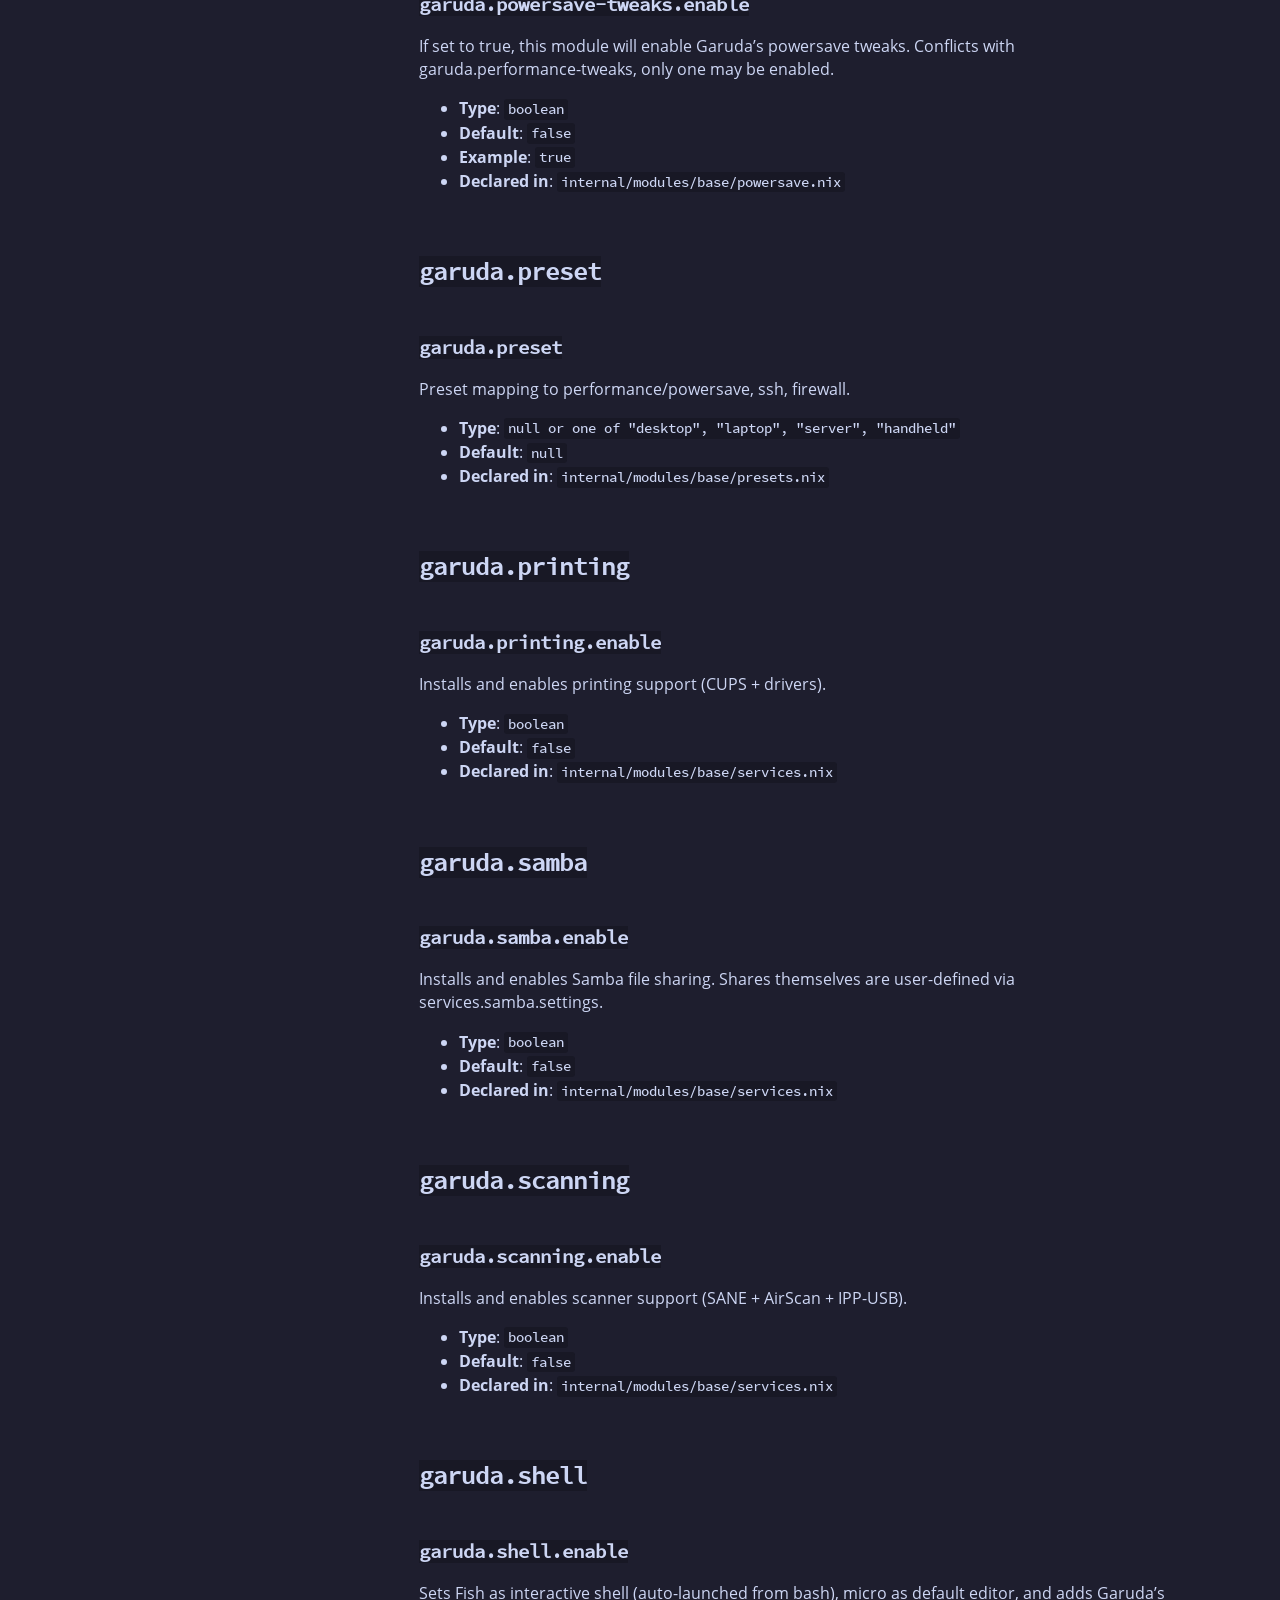
<file: nixos-module/options.html>
<!DOCTYPE HTML>
<html lang="en" class="mocha sidebar-visible" dir="ltr">
    <head>
        <!-- Book generated using mdBook -->
        <meta charset="UTF-8">
        <title>Module options reference - Garuda Nix ❄️ documentation</title>


        <!-- Custom HTML head -->

        <meta name="description" content="Contains the documentation for Garuda Nix">
        <meta name="viewport" content="width=device-width, initial-scale=1">
        <meta name="theme-color" content="#ffffff">

        <link rel="icon" href="../favicon-de23e50b.svg">
        <link rel="shortcut icon" href="../favicon-8114d1fc.png">
        <link rel="stylesheet" href="../css/variables-8adf115d.css">
        <link rel="stylesheet" href="../css/general-e96d0476.css">
        <link rel="stylesheet" href="../css/chrome-d279d366.css">
        <link rel="stylesheet" href="../css/print-9e4910d8.css" media="print">

        <!-- Fonts -->
        <link rel="stylesheet" href="../fonts/fonts-9644e21d.css">

        <!-- Highlight.js Stylesheets -->
        <link rel="stylesheet" id="mdbook-highlight-css" href="../highlight-493f70e1.css">
        <link rel="stylesheet" id="mdbook-tomorrow-night-css" href="../tomorrow-night-4c0ae647.css">
        <link rel="stylesheet" id="mdbook-ayu-highlight-css" href="../ayu-highlight-3fdfc3ac.css">

        <!-- Custom theme stylesheets -->
        <link rel="stylesheet" href=".././theme/catppuccin.css">


        <!-- Provide site root and default themes to javascript -->
        <script>
            const path_to_root = "../";
            const default_light_theme = "mocha";
            const default_dark_theme = "mocha";
            window.path_to_searchindex_js = "../searchindex-a5d4e2b7.js";
        </script>
        <!-- Start loading toc.js asap -->
        <script src="../toc-729dcad2.js"></script>
    </head>
    <body>
    <div id="mdbook-help-container">
        <div id="mdbook-help-popup">
            <h2 class="mdbook-help-title">Keyboard shortcuts</h2>
            <div>
                <p>Press <kbd>←</kbd> or <kbd>→</kbd> to navigate between chapters</p>
                <p>Press <kbd>S</kbd> or <kbd>/</kbd> to search in the book</p>
                <p>Press <kbd>?</kbd> to show this help</p>
                <p>Press <kbd>Esc</kbd> to hide this help</p>
            </div>
        </div>
    </div>
    <div id="mdbook-body-container">
        <!-- Work around some values being stored in localStorage wrapped in quotes -->
        <script>
            try {
                let theme = localStorage.getItem('mdbook-theme');
                let sidebar = localStorage.getItem('mdbook-sidebar');

                if (theme.startsWith('"') && theme.endsWith('"')) {
                    localStorage.setItem('mdbook-theme', theme.slice(1, theme.length - 1));
                }

                if (sidebar.startsWith('"') && sidebar.endsWith('"')) {
                    localStorage.setItem('mdbook-sidebar', sidebar.slice(1, sidebar.length - 1));
                }
            } catch (e) { }
        </script>

        <!-- Set the theme before any content is loaded, prevents flash -->
        <script>
            const default_theme = window.matchMedia("(prefers-color-scheme: dark)").matches ? default_dark_theme : default_light_theme;
            let theme;
            try { theme = localStorage.getItem('mdbook-theme'); } catch(e) { }
            if (theme === null || theme === undefined) { theme = default_theme; }
            const html = document.documentElement;
            html.classList.remove('mocha')
            html.classList.add(theme);
            html.classList.add("js");
        </script>

        <input type="checkbox" id="mdbook-sidebar-toggle-anchor" class="hidden">

        <!-- Hide / unhide sidebar before it is displayed -->
        <script>
            let sidebar = null;
            const sidebar_toggle = document.getElementById("mdbook-sidebar-toggle-anchor");
            if (document.body.clientWidth >= 1080) {
                try { sidebar = localStorage.getItem('mdbook-sidebar'); } catch(e) { }
                sidebar = sidebar || 'visible';
            } else {
                sidebar = 'hidden';
                sidebar_toggle.checked = false;
            }
            if (sidebar === 'visible') {
                sidebar_toggle.checked = true;
            } else {
                html.classList.remove('sidebar-visible');
            }
        </script>

        <nav id="mdbook-sidebar" class="sidebar" aria-label="Table of contents">
            <!-- populated by js -->
            <mdbook-sidebar-scrollbox class="sidebar-scrollbox"></mdbook-sidebar-scrollbox>
            <noscript>
                <iframe class="sidebar-iframe-outer" src="../toc.html"></iframe>
            </noscript>
            <div id="mdbook-sidebar-resize-handle" class="sidebar-resize-handle">
                <div class="sidebar-resize-indicator"></div>
            </div>
        </nav>

        <div id="mdbook-page-wrapper" class="page-wrapper">

            <div class="page">
                <div id="mdbook-menu-bar-hover-placeholder"></div>
                <div id="mdbook-menu-bar" class="menu-bar sticky">
                    <div class="left-buttons">
                        <label id="mdbook-sidebar-toggle" class="icon-button" for="mdbook-sidebar-toggle-anchor" title="Toggle Table of Contents" aria-label="Toggle Table of Contents" aria-controls="mdbook-sidebar">
                            <span class=fa-svg><svg xmlns="http://www.w3.org/2000/svg" viewBox="0 0 448 512"><!--! Font Awesome Free 6.2.0 by @fontawesome - https://fontawesome.com License - https://fontawesome.com/license/free (Icons: CC BY 4.0, Fonts: SIL OFL 1.1, Code: MIT License) Copyright 2022 Fonticons, Inc. --><path d="M0 96C0 78.3 14.3 64 32 64H416c17.7 0 32 14.3 32 32s-14.3 32-32 32H32C14.3 128 0 113.7 0 96zM0 256c0-17.7 14.3-32 32-32H416c17.7 0 32 14.3 32 32s-14.3 32-32 32H32c-17.7 0-32-14.3-32-32zM448 416c0 17.7-14.3 32-32 32H32c-17.7 0-32-14.3-32-32s14.3-32 32-32H416c17.7 0 32 14.3 32 32z"/></svg></span>
                        </label>
                        <button id="mdbook-theme-toggle" class="icon-button" type="button" title="Change theme" aria-label="Change theme" aria-haspopup="true" aria-expanded="false" aria-controls="mdbook-theme-list">
                            <span class=fa-svg><svg xmlns="http://www.w3.org/2000/svg" viewBox="0 0 576 512"><!--! Font Awesome Free 6.2.0 by @fontawesome - https://fontawesome.com License - https://fontawesome.com/license/free (Icons: CC BY 4.0, Fonts: SIL OFL 1.1, Code: MIT License) Copyright 2022 Fonticons, Inc. --><path d="M371.3 367.1c27.3-3.9 51.9-19.4 67.2-42.9L600.2 74.1c12.6-19.5 9.4-45.3-7.6-61.2S549.7-4.4 531.1 9.6L294.4 187.2c-24 18-38.2 46.1-38.4 76.1L371.3 367.1zm-19.6 25.4l-116-104.4C175.9 290.3 128 339.6 128 400c0 3.9 .2 7.8 .6 11.6c1.8 17.5-10.2 36.4-27.8 36.4H96c-17.7 0-32 14.3-32 32s14.3 32 32 32H240c61.9 0 112-50.1 112-112c0-2.5-.1-5-.2-7.5z"/></svg></span>
                        </button>
                        <ul id="mdbook-theme-list" class="theme-popup" aria-label="Themes" role="menu">
                            <li role="none"><button role="menuitem" class="theme" id="mdbook-theme-default_theme">Auto</button></li>
                            <li role="none"><button role="menuitem" class="theme" id="mdbook-theme-light">Light</button></li>
                            <li role="none"><button role="menuitem" class="theme" id="mdbook-theme-rust">Rust</button></li>
                            <li role="none"><button role="menuitem" class="theme" id="mdbook-theme-coal">Coal</button></li>
                            <li role="none"><button role="menuitem" class="theme" id="mdbook-theme-navy">Navy</button></li>
                            <li role="none"><button role="menuitem" class="theme" id="mdbook-theme-ayu">Ayu</button></li>
                        </ul>
                        <button id="mdbook-search-toggle" class="icon-button" type="button" title="Search (`/`)" aria-label="Toggle Searchbar" aria-expanded="false" aria-keyshortcuts="/ s" aria-controls="mdbook-searchbar">
                            <span class=fa-svg><svg xmlns="http://www.w3.org/2000/svg" viewBox="0 0 512 512"><!--! Font Awesome Free 6.2.0 by @fontawesome - https://fontawesome.com License - https://fontawesome.com/license/free (Icons: CC BY 4.0, Fonts: SIL OFL 1.1, Code: MIT License) Copyright 2022 Fonticons, Inc. --><path d="M416 208c0 45.9-14.9 88.3-40 122.7L502.6 457.4c12.5 12.5 12.5 32.8 0 45.3s-32.8 12.5-45.3 0L330.7 376c-34.4 25.2-76.8 40-122.7 40C93.1 416 0 322.9 0 208S93.1 0 208 0S416 93.1 416 208zM208 352c79.5 0 144-64.5 144-144s-64.5-144-144-144S64 128.5 64 208s64.5 144 144 144z"/></svg></span>
                        </button>
                    </div>

                    <h1 class="menu-title">Garuda Nix ❄️ documentation</h1>

                    <div class="right-buttons">
                        <a href="../print.html" title="Print this book" aria-label="Print this book">
                            <span class=fa-svg id="print-button"><svg xmlns="http://www.w3.org/2000/svg" viewBox="0 0 512 512"><!--! Font Awesome Free 6.2.0 by @fontawesome - https://fontawesome.com License - https://fontawesome.com/license/free (Icons: CC BY 4.0, Fonts: SIL OFL 1.1, Code: MIT License) Copyright 2022 Fonticons, Inc. --><path d="M128 0C92.7 0 64 28.7 64 64v96h64V64H354.7L384 93.3V160h64V93.3c0-17-6.7-33.3-18.7-45.3L400 18.7C388 6.7 371.7 0 354.7 0H128zM384 352v32 64H128V384 368 352H384zm64 32h32c17.7 0 32-14.3 32-32V256c0-35.3-28.7-64-64-64H64c-35.3 0-64 28.7-64 64v96c0 17.7 14.3 32 32 32H64v64c0 35.3 28.7 64 64 64H384c35.3 0 64-28.7 64-64V384zm-16-88c-13.3 0-24-10.7-24-24s10.7-24 24-24s24 10.7 24 24s-10.7 24-24 24z"/></svg></span>
                        </a>
                        <a href="https://gitlab.com/garuda-linux/garuda-nix" title="Git repository" aria-label="Git repository">
                            <span class=fa-svg><svg xmlns="http://www.w3.org/2000/svg" viewBox="0 0 496 512"><!--! Font Awesome Free 6.2.0 by @fontawesome - https://fontawesome.com License - https://fontawesome.com/license/free (Icons: CC BY 4.0, Fonts: SIL OFL 1.1, Code: MIT License) Copyright 2022 Fonticons, Inc. --><path d="M165.9 397.4c0 2-2.3 3.6-5.2 3.6-3.3.3-5.6-1.3-5.6-3.6 0-2 2.3-3.6 5.2-3.6 3-.3 5.6 1.3 5.6 3.6zm-31.1-4.5c-.7 2 1.3 4.3 4.3 4.9 2.6 1 5.6 0 6.2-2s-1.3-4.3-4.3-5.2c-2.6-.7-5.5.3-6.2 2.3zm44.2-1.7c-2.9.7-4.9 2.6-4.6 4.9.3 2 2.9 3.3 5.9 2.6 2.9-.7 4.9-2.6 4.6-4.6-.3-1.9-3-3.2-5.9-2.9zM244.8 8C106.1 8 0 113.3 0 252c0 110.9 69.8 205.8 169.5 239.2 12.8 2.3 17.3-5.6 17.3-12.1 0-6.2-.3-40.4-.3-61.4 0 0-70 15-84.7-29.8 0 0-11.4-29.1-27.8-36.6 0 0-22.9-15.7 1.6-15.4 0 0 24.9 2 38.6 25.8 21.9 38.6 58.6 27.5 72.9 20.9 2.3-16 8.8-27.1 16-33.7-55.9-6.2-112.3-14.3-112.3-110.5 0-27.5 7.6-41.3 23.6-58.9-2.6-6.5-11.1-33.3 2.6-67.9 20.9-6.5 69 27 69 27 20-5.6 41.5-8.5 62.8-8.5s42.8 2.9 62.8 8.5c0 0 48.1-33.6 69-27 13.7 34.7 5.2 61.4 2.6 67.9 16 17.7 25.8 31.5 25.8 58.9 0 96.5-58.9 104.2-114.8 110.5 9.2 7.9 17 22.9 17 46.4 0 33.7-.3 75.4-.3 83.6 0 6.5 4.6 14.4 17.3 12.1C428.2 457.8 496 362.9 496 252 496 113.3 383.5 8 244.8 8zM97.2 352.9c-1.3 1-1 3.3.7 5.2 1.6 1.6 3.9 2.3 5.2 1 1.3-1 1-3.3-.7-5.2-1.6-1.6-3.9-2.3-5.2-1zm-10.8-8.1c-.7 1.3.3 2.9 2.3 3.9 1.6 1 3.6.7 4.3-.7.7-1.3-.3-2.9-2.3-3.9-2-.6-3.6-.3-4.3.7zm32.4 35.6c-1.6 1.3-1 4.3 1.3 6.2 2.3 2.3 5.2 2.6 6.5 1 1.3-1.3.7-4.3-1.3-6.2-2.2-2.3-5.2-2.6-6.5-1zm-11.4-14.7c-1.6 1-1.6 3.6 0 5.9 1.6 2.3 4.3 3.3 5.6 2.3 1.6-1.3 1.6-3.9 0-6.2-1.4-2.3-4-3.3-5.6-2z"/></svg></span>
                        </a>

                    </div>
                </div>

                <div id="mdbook-search-wrapper" class="hidden">
                    <form id="mdbook-searchbar-outer" class="searchbar-outer">
                        <div class="search-wrapper">
                            <input type="search" id="mdbook-searchbar" name="searchbar" placeholder="Search this book ..." aria-controls="mdbook-searchresults-outer" aria-describedby="searchresults-header">
                            <div class="spinner-wrapper">
                                <span class=fa-svg id="fa-spin"><svg xmlns="http://www.w3.org/2000/svg" viewBox="0 0 512 512"><!--! Font Awesome Free 6.2.0 by @fontawesome - https://fontawesome.com License - https://fontawesome.com/license/free (Icons: CC BY 4.0, Fonts: SIL OFL 1.1, Code: MIT License) Copyright 2022 Fonticons, Inc. --><path d="M304 48c0-26.5-21.5-48-48-48s-48 21.5-48 48s21.5 48 48 48s48-21.5 48-48zm0 416c0-26.5-21.5-48-48-48s-48 21.5-48 48s21.5 48 48 48s48-21.5 48-48zM48 304c26.5 0 48-21.5 48-48s-21.5-48-48-48s-48 21.5-48 48s21.5 48 48 48zm464-48c0-26.5-21.5-48-48-48s-48 21.5-48 48s21.5 48 48 48s48-21.5 48-48zM142.9 437c18.7-18.7 18.7-49.1 0-67.9s-49.1-18.7-67.9 0s-18.7 49.1 0 67.9s49.1 18.7 67.9 0zm0-294.2c18.7-18.7 18.7-49.1 0-67.9S93.7 56.2 75 75s-18.7 49.1 0 67.9s49.1 18.7 67.9 0zM369.1 437c18.7 18.7 49.1 18.7 67.9 0s18.7-49.1 0-67.9s-49.1-18.7-67.9 0s-18.7 49.1 0 67.9z"/></svg></span>
                            </div>
                        </div>
                    </form>
                    <div id="mdbook-searchresults-outer" class="searchresults-outer hidden">
                        <div id="mdbook-searchresults-header" class="searchresults-header"></div>
                        <ul id="mdbook-searchresults">
                        </ul>
                    </div>
                </div>

                <!-- Apply ARIA attributes after the sidebar and the sidebar toggle button are added to the DOM -->
                <script>
                    document.getElementById('mdbook-sidebar-toggle').setAttribute('aria-expanded', sidebar === 'visible');
                    document.getElementById('mdbook-sidebar').setAttribute('aria-hidden', sidebar !== 'visible');
                    Array.from(document.querySelectorAll('#mdbook-sidebar a')).forEach(function(link) {
                        link.setAttribute('tabIndex', sidebar === 'visible' ? 0 : -1);
                    });
                </script>

                <div id="mdbook-content" class="content">
                    <main>
                        <h1 id="garuda-module-options"><a class="header" href="#garuda-module-options">Garuda module options</a></h1>
<!-- GENERATED by `gendocs`. Do not edit by hand. -->
<p><em>71 options under <code>garuda.*</code>.</em></p>
<h2 id="garudaaudio"><a class="header" href="#garudaaudio"><code>garuda.audio</code></a></h2>
<h3 id="garudaaudiopipewireenable"><a class="header" href="#garudaaudiopipewireenable"><code>garuda.audio.pipewire.enable</code></a></h3>
<p>If set to true, a default configuration for Pipewire will be used.</p>
<ul>
<li><strong>Type</strong>: <code>boolean</code></li>
<li><strong>Default</strong>: <code>false</code></li>
<li><strong>Example</strong>: <code>false</code></li>
<li><strong>Declared in</strong>: <code>internal/modules/base/sound.nix</code></li>
</ul>
<h2 id="garudabtrfs-maintenance"><a class="header" href="#garudabtrfs-maintenance"><code>garuda.btrfs-maintenance</code></a></h2>
<h3 id="garudabtrfs-maintenancededuplication"><a class="header" href="#garudabtrfs-maintenancededuplication"><code>garuda.btrfs-maintenance.deduplication</code></a></h3>
<p>Enables the beesd service to deduplicate files in the background.</p>
<ul>
<li><strong>Type</strong>: <code>boolean</code></li>
<li><strong>Default</strong>: <code>false</code></li>
<li><strong>Declared in</strong>: <code>internal/modules/base/services.nix</code></li>
</ul>
<h3 id="garudabtrfs-maintenanceenable"><a class="header" href="#garudabtrfs-maintenanceenable"><code>garuda.btrfs-maintenance.enable</code></a></h3>
<p>Installs and enables some filesystem optimizations for BTRFS.</p>
<ul>
<li><strong>Type</strong>: <code>boolean</code></li>
<li><strong>Default</strong>: <code>false</code></li>
<li><strong>Declared in</strong>: <code>internal/modules/base/services.nix</code></li>
</ul>
<h3 id="garudabtrfs-maintenanceuuid"><a class="header" href="#garudabtrfs-maintenanceuuid"><code>garuda.btrfs-maintenance.uuid</code></a></h3>
<p>The UUID of the BTRFS filesystem to deduplicate.</p>
<ul>
<li><strong>Type</strong>: <code>null or string</code></li>
<li><strong>Default</strong>: <code>null</code></li>
<li><strong>Declared in</strong>: <code>internal/modules/base/services.nix</code></li>
</ul>
<h2 id="garudacatppuccin"><a class="header" href="#garudacatppuccin"><code>garuda.catppuccin</code></a></h2>
<h3 id="garudacatppuccinenable"><a class="header" href="#garudacatppuccinenable"><code>garuda.catppuccin.enable</code></a></h3>
<p>Catppuccin Mocha edition: consistent pastel theming across the
desktop and applications via catppuccin/nix.</p>
<ul>
<li><strong>Type</strong>: <code>boolean</code></li>
<li><strong>Default</strong>: <code>false</code></li>
<li><strong>Example</strong>: <code>true</code></li>
</ul>
<h2 id="garudachaotic-nyx"><a class="header" href="#garudachaotic-nyx"><code>garuda.chaotic-nyx</code></a></h2>
<h3 id="garudachaotic-nyxcacheenable"><a class="header" href="#garudachaotic-nyxcacheenable"><code>garuda.chaotic-nyx.cache.enable</code></a></h3>
<p>If set to true, Chaotic’s Nyx will have its binary cache automatically enabled and managed.</p>
<ul>
<li><strong>Type</strong>: <code>boolean</code></li>
<li><strong>Default</strong>: <code>true</code></li>
<li><strong>Declared in</strong>: <code>internal/modules/base/nyx.nix</code></li>
</ul>
<h2 id="garudadr460nized"><a class="header" href="#garudadr460nized"><code>garuda.dr460nized</code></a></h2>
<h3 id="garudadr460nizedenable"><a class="header" href="#garudadr460nizedenable"><code>garuda.dr460nized.enable</code></a></h3>
<p>Dr460nized edition: vibrant Sweet-themed Plasma 6 gaming desktop,
with matching login theme, apps and defaults. Mutually
exclusive with garuda.mokka.</p>
<ul>
<li><strong>Type</strong>: <code>boolean</code></li>
<li><strong>Default</strong>: <code>false</code></li>
<li><strong>Example</strong>: <code>true</code></li>
</ul>
<h2 id="garudaexcludes"><a class="header" href="#garudaexcludes"><code>garuda.excludes</code></a></h2>
<h3 id="garudaexcludesdefaultpackagesexclude"><a class="header" href="#garudaexcludesdefaultpackagesexclude"><code>garuda.excludes.defaultpackages.exclude</code></a></h3>
<p>Remove individual entries from the “defaultpackages” list, matched by
their string representation. Everything else stays as shipped.</p>
<ul>
<li><strong>Type</strong>: <code>list of anything</code></li>
<li><strong>Default</strong>: <code>[ ]</code></li>
<li><strong>Declared in</strong>: <code>internal/modules/base/programs.nix</code></li>
</ul>
<h3 id="garudaexcludesdefaultpackagesexcludeall"><a class="header" href="#garudaexcludesdefaultpackagesexcludeall"><code>garuda.excludes.defaultpackages.excludeAll</code></a></h3>
<p>Drop every entry the Garuda modules would otherwise put into the
“defaultpackages” list (system packages, kernel parameters, nix-ld
libraries, home-manager modules, …). Useful for minimal installs.</p>
<ul>
<li><strong>Type</strong>: <code>boolean</code></li>
<li><strong>Default</strong>: <code>false</code></li>
<li><strong>Declared in</strong>: <code>internal/modules/base/programs.nix</code></li>
</ul>
<h3 id="garudaexcludeshome-manager-modulesexclude"><a class="header" href="#garudaexcludeshome-manager-modulesexclude"><code>garuda.excludes.home-manager-modules.exclude</code></a></h3>
<p>Remove individual entries from the “home-manager-modules” list, matched by
their string representation. Everything else stays as shipped.</p>
<ul>
<li><strong>Type</strong>: <code>list of anything</code></li>
<li><strong>Default</strong>: <code>[ ]</code></li>
<li><strong>Declared in</strong>: <code>internal/modules/base/home-manager/home-manager.nix</code></li>
</ul>
<h3 id="garudaexcludeshome-manager-modulesexcludeall"><a class="header" href="#garudaexcludeshome-manager-modulesexcludeall"><code>garuda.excludes.home-manager-modules.excludeAll</code></a></h3>
<p>Drop every entry the Garuda modules would otherwise put into the
“home-manager-modules” list (system packages, kernel parameters, nix-ld
libraries, home-manager modules, …). Useful for minimal installs.</p>
<ul>
<li><strong>Type</strong>: <code>boolean</code></li>
<li><strong>Default</strong>: <code>false</code></li>
<li><strong>Declared in</strong>: <code>internal/modules/base/home-manager/home-manager.nix</code></li>
</ul>
<h3 id="garudaexcludeskernelparametersexclude"><a class="header" href="#garudaexcludeskernelparametersexclude"><code>garuda.excludes.kernelparameters.exclude</code></a></h3>
<p>Remove individual entries from the “kernelparameters” list, matched by
their string representation. Everything else stays as shipped.</p>
<ul>
<li><strong>Type</strong>: <code>list of anything</code></li>
<li><strong>Default</strong>: <code>[ ]</code></li>
<li><strong>Declared in</strong>: <code>internal/modules/base/boot.nix</code></li>
</ul>
<h3 id="garudaexcludeskernelparametersexcludeall"><a class="header" href="#garudaexcludeskernelparametersexcludeall"><code>garuda.excludes.kernelparameters.excludeAll</code></a></h3>
<p>Drop every entry the Garuda modules would otherwise put into the
“kernelparameters” list (system packages, kernel parameters, nix-ld
libraries, home-manager modules, …). Useful for minimal installs.</p>
<ul>
<li><strong>Type</strong>: <code>boolean</code></li>
<li><strong>Default</strong>: <code>false</code></li>
<li><strong>Declared in</strong>: <code>internal/modules/base/boot.nix</code></li>
</ul>
<h3 id="garudaexcludesnixldlibrariesexclude"><a class="header" href="#garudaexcludesnixldlibrariesexclude"><code>garuda.excludes.nixldlibraries.exclude</code></a></h3>
<p>Remove individual entries from the “nixldlibraries” list, matched by
their string representation. Everything else stays as shipped.</p>
<ul>
<li><strong>Type</strong>: <code>list of anything</code></li>
<li><strong>Default</strong>: <code>[ ]</code></li>
<li><strong>Declared in</strong>: <code>internal/modules/base/programs.nix</code></li>
</ul>
<h3 id="garudaexcludesnixldlibrariesexcludeall"><a class="header" href="#garudaexcludesnixldlibrariesexcludeall"><code>garuda.excludes.nixldlibraries.excludeAll</code></a></h3>
<p>Drop every entry the Garuda modules would otherwise put into the
“nixldlibraries” list (system packages, kernel parameters, nix-ld
libraries, home-manager modules, …). Useful for minimal installs.</p>
<ul>
<li><strong>Type</strong>: <code>boolean</code></li>
<li><strong>Default</strong>: <code>false</code></li>
<li><strong>Declared in</strong>: <code>internal/modules/base/programs.nix</code></li>
</ul>
<h2 id="garudaflatpak"><a class="header" href="#garudaflatpak"><code>garuda.flatpak</code></a></h2>
<h3 id="garudaflatpakenable"><a class="header" href="#garudaflatpakenable"><code>garuda.flatpak.enable</code></a></h3>
<p>Whether to enable Flatpak with the Flathub remote pre-added.</p>
<ul>
<li><strong>Type</strong>: <code>boolean</code></li>
<li><strong>Default</strong>: <code>false</code></li>
<li><strong>Example</strong>: <code>true</code></li>
<li><strong>Declared in</strong>: <code>internal/modules/base/flatpak.nix</code></li>
</ul>
<h2 id="garudafonts"><a class="header" href="#garudafonts"><code>garuda.fonts</code></a></h2>
<h3 id="garudafontsenable"><a class="header" href="#garudafontsenable"><code>garuda.fonts.enable</code></a></h3>
<p>Reasonable fontconfig defaults.</p>
<ul>
<li><strong>Type</strong>: <code>boolean</code></li>
<li><strong>Default</strong>: <code>false</code></li>
<li><strong>Declared in</strong>: <code>internal/modules/base/fonts.nix</code></li>
</ul>
<h2 id="garudagaming"><a class="header" href="#garudagaming"><code>garuda.gaming</code></a></h2>
<h3 id="garudagamingenable"><a class="header" href="#garudagamingenable"><code>garuda.gaming.enable</code></a></h3>
<p>Gaming setup: Steam (with gamescope session), GameMode, and the
CachyOS gaming kernel/userspace settings.</p>
<ul>
<li><strong>Type</strong>: <code>boolean</code></li>
<li><strong>Default</strong>: <code>false</code></li>
<li><strong>Example</strong>: <code>true</code></li>
<li><strong>Declared in</strong>: <code>internal/modules/base/gaming.nix</code></li>
</ul>
<h2 id="garudagaruda-chroot"><a class="header" href="#garudagaruda-chroot"><code>garuda.garuda-chroot</code></a></h2>
<h3 id="garudagaruda-chrootboot-uuid"><a class="header" href="#garudagaruda-chrootboot-uuid"><code>garuda.garuda-chroot.boot-uuid</code></a></h3>
<p>Provide the UUID of the Garuda boot partition</p>
<ul>
<li><strong>Type</strong>: <code>string</code></li>
<li><strong>Default</strong>: <code>null</code></li>
<li><strong>Example</strong>: <code>"D9CB-2B11"</code></li>
<li><strong>Declared in</strong>: <code>internal/modules/base/mount-garuda.nix</code></li>
</ul>
<h3 id="garudagaruda-chrootenable"><a class="header" href="#garudagaruda-chrootenable"><code>garuda.garuda-chroot.enable</code></a></h3>
<p>Enables mounting of the Garuda Linux root partition.</p>
<ul>
<li><strong>Type</strong>: <code>boolean</code></li>
<li><strong>Default</strong>: <code>false</code></li>
<li><strong>Example</strong>: <code>true</code></li>
<li><strong>Declared in</strong>: <code>internal/modules/base/mount-garuda.nix</code></li>
</ul>
<h3 id="garudagaruda-chrootnvidia"><a class="header" href="#garudagaruda-chrootnvidia"><code>garuda.garuda-chroot.nvidia</code></a></h3>
<p>Bind the NVIDIA device nodes into the container (host has an NVIDIA GPU).</p>
<ul>
<li><strong>Type</strong>: <code>boolean</code></li>
<li><strong>Default</strong>: <code>false</code></li>
<li><strong>Example</strong>: <code>true</code></li>
<li><strong>Declared in</strong>: <code>internal/modules/base/mount-garuda.nix</code></li>
</ul>
<h3 id="garudagaruda-chrootpipewire"><a class="header" href="#garudagaruda-chrootpipewire"><code>garuda.garuda-chroot.pipewire</code></a></h3>
<p>Bind the host PipeWire socket into the container for native audio.</p>
<ul>
<li><strong>Type</strong>: <code>boolean</code></li>
<li><strong>Default</strong>: <code>true</code></li>
<li><strong>Example</strong>: <code>false</code></li>
<li><strong>Declared in</strong>: <code>internal/modules/base/mount-garuda.nix</code></li>
</ul>
<h3 id="garudagaruda-chrootroot"><a class="header" href="#garudagaruda-chrootroot"><code>garuda.garuda-chroot.root</code></a></h3>
<p>Specifies where the Garuda Linux root partition should be mounted</p>
<ul>
<li><strong>Type</strong>: <code>string</code></li>
<li><strong>Default</strong>: <code>"/var/lib/machines/garuda"</code></li>
<li><strong>Example</strong>: <code>"/mnt/ssd/garuda"</code></li>
<li><strong>Declared in</strong>: <code>internal/modules/base/mount-garuda.nix</code></li>
</ul>
<h3 id="garudagaruda-chrootroot-uuid"><a class="header" href="#garudagaruda-chrootroot-uuid"><code>garuda.garuda-chroot.root-uuid</code></a></h3>
<p>Provide the UUID of the Garuda root partition</p>
<ul>
<li><strong>Type</strong>: <code>string</code></li>
<li><strong>Default</strong>: <code>null</code></li>
<li><strong>Example</strong>: <code>"f498b189-79c7-40e4-859e-fadc1496ee8e"</code></li>
<li><strong>Declared in</strong>: <code>internal/modules/base/mount-garuda.nix</code></li>
</ul>
<h3 id="garudagaruda-chrootuser"><a class="header" href="#garudagaruda-chrootuser"><code>garuda.garuda-chroot.user</code></a></h3>
<p>The default user of the Garuda / NixOS subsystem</p>
<ul>
<li><strong>Type</strong>: <code>string</code></li>
<li><strong>Default</strong>: <code>null</code></li>
<li><strong>Example</strong>: <code>"garuda"</code></li>
<li><strong>Declared in</strong>: <code>internal/modules/base/mount-garuda.nix</code></li>
</ul>
<h3 id="garudagaruda-chrootwayland"><a class="header" href="#garudagaruda-chrootwayland"><code>garuda.garuda-chroot.wayland</code></a></h3>
<p>Bind the host Wayland socket into the container to allow running
GUI apps from within the Garuda installation on NixOS.</p>
<ul>
<li><strong>Type</strong>: <code>boolean</code></li>
<li><strong>Default</strong>: <code>true</code></li>
<li><strong>Example</strong>: <code>true</code></li>
<li><strong>Declared in</strong>: <code>internal/modules/base/mount-garuda.nix</code></li>
</ul>
<h3 id="garudagaruda-chrootwaylandsocket"><a class="header" href="#garudagaruda-chrootwaylandsocket"><code>garuda.garuda-chroot.waylandSocket</code></a></h3>
<p>Name of the host Wayland socket under /run/user/1000 to bind.</p>
<ul>
<li><strong>Type</strong>: <code>string</code></li>
<li><strong>Default</strong>: <code>"wayland-0"</code></li>
<li><strong>Example</strong>: <code>"wayland-1"</code></li>
<li><strong>Declared in</strong>: <code>internal/modules/base/mount-garuda.nix</code></li>
</ul>
<h2 id="garudagaruda-nix-manager"><a class="header" href="#garudagaruda-nix-manager"><code>garuda.garuda-nix-manager</code></a></h2>
<h3 id="garudagaruda-nix-managerenable"><a class="header" href="#garudagaruda-nix-managerenable"><code>garuda.garuda-nix-manager.enable</code></a></h3>
<p>Install garuda-nix-manager, the graphical tool for handling app installations.</p>
<ul>
<li><strong>Type</strong>: <code>boolean</code></li>
<li><strong>Default</strong>: <code>false</code></li>
<li><strong>Declared in</strong>: <code>internal/modules/base/nix-manager.nix</code></li>
</ul>
<h2 id="garudahardware"><a class="header" href="#garudahardware"><code>garuda.hardware</code></a></h2>
<h3 id="garudahardwareautodriverenable"><a class="header" href="#garudahardwareautodriverenable"><code>garuda.hardware.autoDriver.enable</code></a></h3>
<p>Whether to enable hardware auto-detection via nixos-facter.</p>
<ul>
<li><strong>Type</strong>: <code>boolean</code></li>
<li><strong>Default</strong>: <code>true</code></li>
<li><strong>Example</strong>: <code>true</code></li>
<li><strong>Declared in</strong>: <code>internal/modules/base/hardware.nix</code></li>
</ul>
<h3 id="garudahardwareautodriverreportpath"><a class="header" href="#garudahardwareautodriverreportpath"><code>garuda.hardware.autoDriver.reportPath</code></a></h3>
<p>Path to the nixos-facter report (written by the installer).
Takes effect only when autoDriver.enable is set and the
nixos-facter module is imported. Null disables it.</p>
<ul>
<li><strong>Type</strong>: <code>null or absolute path</code></li>
<li><strong>Default</strong>: <code>null</code></li>
<li><strong>Example</strong>: <code>"./facter.json"</code></li>
<li><strong>Declared in</strong>: <code>internal/modules/base/hardware.nix</code></li>
</ul>
<h3 id="garudahardwareenable"><a class="header" href="#garudahardwareenable"><code>garuda.hardware.enable</code></a></h3>
<p>Hardware baseline: CPU microcode updates, redistributable
firmware, and the graphics stack (including 32-bit support on
GUI systems).</p>
<ul>
<li><strong>Type</strong>: <code>boolean</code></li>
<li><strong>Default</strong>: <code>true</code></li>
<li><strong>Declared in</strong>: <code>internal/modules/base/hardware.nix</code></li>
</ul>
<h3 id="garudahardwarelaptopenable"><a class="header" href="#garudahardwarelaptopenable"><code>garuda.hardware.laptop.enable</code></a></h3>
<p>Whether to enable laptop power/thermal tuning.</p>
<ul>
<li><strong>Type</strong>: <code>boolean</code></li>
<li><strong>Default</strong>: <code>false</code></li>
<li><strong>Example</strong>: <code>true</code></li>
<li><strong>Declared in</strong>: <code>internal/modules/base/hardware.nix</code></li>
</ul>
<h3 id="garudahardwarenvidiaamdgpubusid"><a class="header" href="#garudahardwarenvidiaamdgpubusid"><code>garuda.hardware.nvidia.amdgpuBusId</code></a></h3>
<p>PCI bus ID of the AMD iGPU for PRIME offload
(hardware.nvidia.prime.amdgpuBusId).</p>
<ul>
<li><strong>Type</strong>: <code>null or string</code></li>
<li><strong>Default</strong>: <code>null</code></li>
<li><strong>Example</strong>: <code>"PCI:105:0:0"</code></li>
<li><strong>Declared in</strong>: <code>internal/modules/base/hardware.nix</code></li>
</ul>
<h3 id="garudahardwarenvidiaenable"><a class="header" href="#garudahardwarenvidiaenable"><code>garuda.hardware.nvidia.enable</code></a></h3>
<p>Whether to enable proprietary NVIDIA driver support with the latest drivers.</p>
<ul>
<li><strong>Type</strong>: <code>boolean</code></li>
<li><strong>Default</strong>: <code>false</code></li>
<li><strong>Example</strong>: <code>true</code></li>
<li><strong>Declared in</strong>: <code>internal/modules/base/hardware.nix</code></li>
</ul>
<h3 id="garudahardwarenvidianvidiabusid"><a class="header" href="#garudahardwarenvidianvidiabusid"><code>garuda.hardware.nvidia.nvidiaBusId</code></a></h3>
<p>PCI bus ID of the NVIDIA dGPU for PRIME offload
(hardware.nvidia.prime.nvidiaBusId).</p>
<ul>
<li><strong>Type</strong>: <code>null or string</code></li>
<li><strong>Default</strong>: <code>null</code></li>
<li><strong>Example</strong>: <code>"PCI:1:0:0"</code></li>
<li><strong>Declared in</strong>: <code>internal/modules/base/hardware.nix</code></li>
</ul>
<h2 id="garudaimpermanence"><a class="header" href="#garudaimpermanence"><code>garuda.impermanence</code></a></h2>
<h3 id="garudaimpermanenceapps"><a class="header" href="#garudaimpermanenceapps"><code>garuda.impermanence.apps</code></a></h3>
<p>Known apps whose state persists. Service apps enable automatically.</p>
<ul>
<li><strong>Type</strong>: <code>list of (one of "accountsservice", "bluetooth", "docker", "firefox", "flatpak", "fprintd", "fwupd", "geoclue", "iwd", "libvirt", "modemmanager", "networkmanager", "nspawn", "plasmalogin", "podman", "printing", "rust", "samba", "steam", "thunderbird", "upower")</code></li>
<li><strong>Default</strong>: <code>[ ]</code></li>
<li><strong>Declared in</strong>: <code>internal/modules/base/impermanence/apps.nix</code></li>
</ul>
<h3 id="garudaimpermanencedevice"><a class="header" href="#garudaimpermanencedevice"><code>garuda.impermanence.device</code></a></h3>
<p>Btrfs device holding the root/root-blank subvolumes.</p>
<ul>
<li><strong>Type</strong>: <code>string</code></li>
<li><strong>Default</strong>: <code>"/dev/disk/by-label/nixos"</code></li>
<li><strong>Declared in</strong>: <code>internal/modules/base/impermanence</code></li>
</ul>
<h3 id="garudaimpermanenceenable"><a class="header" href="#garudaimpermanenceenable"><code>garuda.impermanence.enable</code></a></h3>
<p>Whether to enable impermanence.</p>
<ul>
<li><strong>Type</strong>: <code>boolean</code></li>
<li><strong>Default</strong>: <code>false</code></li>
<li><strong>Example</strong>: <code>true</code></li>
<li><strong>Declared in</strong>: <code>internal/modules/base/impermanence</code></li>
</ul>
<h3 id="garudaimpermanencepersistentusers"><a class="header" href="#garudaimpermanencepersistentusers"><code>garuda.impermanence.persistentUsers</code></a></h3>
<p>Users whose .config/.local/share persist.</p>
<ul>
<li><strong>Type</strong>: <code>list of string</code></li>
<li><strong>Default</strong>: <code>[ ]</code></li>
<li><strong>Declared in</strong>: <code>internal/modules/base/impermanence</code></li>
</ul>
<h3 id="garudaimpermanencetmpfsroot"><a class="header" href="#garudaimpermanencetmpfsroot"><code>garuda.impermanence.tmpfsRoot</code></a></h3>
<p>Use tmpfs for / instead of rolling back a btrfs subvolume.</p>
<ul>
<li><strong>Type</strong>: <code>boolean</code></li>
<li><strong>Default</strong>: <code>false</code></li>
<li><strong>Declared in</strong>: <code>internal/modules/base/impermanence</code></li>
</ul>
<h2 id="garudakde"><a class="header" href="#garudakde"><code>garuda.kde</code></a></h2>
<h3 id="garudakdefontname"><a class="header" href="#garudakdefontname"><code>garuda.kde.fontName</code></a></h3>
<p>Fontconfig name matching fontPackage.</p>
<ul>
<li><strong>Type</strong>: <code>string</code></li>
<li><strong>Default</strong>: <code>"Inter"</code></li>
<li><strong>Example</strong>: <code>"Fira"</code></li>
<li><strong>Declared in</strong>: <code>internal/modules/base/kde.nix</code></li>
</ul>
<h3 id="garudakdefontpackage"><a class="header" href="#garudakdefontpackage"><code>garuda.kde.fontPackage</code></a></h3>
<p>Sans/serif interface font of the enabled edition.</p>
<ul>
<li><strong>Type</strong>: <code>package</code></li>
<li><strong>Default</strong>: <code>&lt;derivation inter-4.1&gt;</code></li>
<li><strong>Example</strong>: <code>&lt;derivation fira-4.301&gt;</code></li>
<li><strong>Declared in</strong>: <code>internal/modules/base/kde.nix</code></li>
</ul>
<h3 id="garudakdeocrlang"><a class="header" href="#garudakdeocrlang"><code>garuda.kde.ocrLang</code></a></h3>
<p>Tesseract OCR languages bundled into Spectacle (screenshot tool).</p>
<ul>
<li><strong>Type</strong>: <code>list of string</code></li>
<li><strong>Default</strong>: <code>[ "eng" ]</code></li>
<li><strong>Example</strong>: <code>[ "eng" "deu" ]</code></li>
<li><strong>Declared in</strong>: <code>internal/modules/base/kde.nix</code></li>
</ul>
<h3 id="garudakdethemepackage"><a class="header" href="#garudakdethemepackage"><code>garuda.kde.themePackage</code></a></h3>
<p>Plasma look-and-feel package (global theme, window decorations,
login screen) applied to the desktop. Defaults to the theme of
the enabled edition.</p>
<ul>
<li><strong>Type</strong>: <code>package</code></li>
<li><strong>Default</strong>: <code>&lt;derivation kde-0.2.6&gt;</code></li>
<li><strong>Example</strong>: <code>&lt;derivation breeze-6.7.5&gt;</code></li>
<li><strong>Declared in</strong>: <code>internal/modules/base/kde.nix</code></li>
</ul>
<h3 id="garudakdewallpaper"><a class="header" href="#garudakdewallpaper"><code>garuda.kde.wallpaper</code></a></h3>
<p>Wallpaper path inside themePackage, used for the login greeter.</p>
<ul>
<li><strong>Type</strong>: <code>string</code></li>
<li><strong>Default</strong>: <code>"share/wallpapers/Tree/contents/images/Tree.jpg"</code></li>
<li><strong>Declared in</strong>: <code>internal/modules/base/kde.nix</code></li>
</ul>
<h2 id="garudamanaged"><a class="header" href="#garudamanaged"><code>garuda.managed</code></a></h2>
<h3 id="garudamanagedconfig"><a class="header" href="#garudamanagedconfig"><code>garuda.managed.config</code></a></h3>
<p>Path to garuda-managed.json, written by garuda-nix-manager.
It carries the managed settings — hostname, locale, timezone,
keymap, auto-detected virtualisation, and extra packages — merged
underneath your explicit configuration via gDefault, so anything
you set yourself always overrides the defaults.</p>
<ul>
<li><strong>Type</strong>: <code>null or absolute path</code></li>
<li><strong>Default</strong>: <code>null</code></li>
<li><strong>Declared in</strong>: <code>internal/modules/base/managed</code></li>
</ul>
<h2 id="garudamokka"><a class="header" href="#garudamokka"><code>garuda.mokka</code></a></h2>
<h3 id="garudamokkaenable"><a class="header" href="#garudamokkaenable"><code>garuda.mokka.enable</code></a></h3>
<p>Mokka edition: calm dark Plasma 6 desktop in the Catppuccin
Mocha palette, with matching login theme, apps and defaults.
Mutually exclusive with garuda.dr460nized.</p>
<ul>
<li><strong>Type</strong>: <code>boolean</code></li>
<li><strong>Default</strong>: <code>false</code></li>
<li><strong>Example</strong>: <code>true</code></li>
</ul>
<h2 id="garudanetworking"><a class="header" href="#garudanetworking"><code>garuda.networking</code></a></h2>
<h3 id="garudanetworkingenable"><a class="header" href="#garudanetworkingenable"><code>garuda.networking.enable</code></a></h3>
<p>NetworkManager (loopback, docker and libvirt interfaces unmanaged,
Wi-Fi powersaving off), legacy DHCP/wireless services disabled,
and the wireless regulatory database enabled.</p>
<ul>
<li><strong>Type</strong>: <code>boolean</code></li>
<li><strong>Default</strong>: <code>false</code></li>
<li><strong>Example</strong>: <code>true</code></li>
<li><strong>Declared in</strong>: <code>internal/modules/base/networking.nix</code></li>
</ul>
<h3 id="garudanetworkingiwd"><a class="header" href="#garudanetworkingiwd"><code>garuda.networking.iwd</code></a></h3>
<p>Use iwd as the NetworkManager Wi-Fi backend.</p>
<ul>
<li><strong>Type</strong>: <code>boolean</code></li>
<li><strong>Default</strong>: <code>false</code></li>
<li><strong>Example</strong>: <code>true</code></li>
<li><strong>Declared in</strong>: <code>internal/modules/base/networking.nix</code></li>
</ul>
<h3 id="garudanetworkingtweakkernel"><a class="header" href="#garudanetworkingtweakkernel"><code>garuda.networking.tweakKernel</code></a></h3>
<p>Lower-latency networking: TCP BBR congestion control with the
cake queueing discipline and a shorter TCP FIN timeout.</p>
<ul>
<li><strong>Type</strong>: <code>boolean</code></li>
<li><strong>Default</strong>: <code>true</code></li>
<li><strong>Example</strong>: <code>true</code></li>
<li><strong>Declared in</strong>: <code>internal/modules/base/networking.nix</code></li>
</ul>
<h2 id="garudanologinmanagerautologin"><a class="header" href="#garudanologinmanagerautologin"><code>garuda.noLoginManagerAutologin</code></a></h2>
<h3 id="garudanologinmanagerautologinenable"><a class="header" href="#garudanologinmanagerautologinenable"><code>garuda.noLoginManagerAutologin.enable</code></a></h3>
<p>Whether to enable autologin to desktop instead of using the login manager.</p>
<ul>
<li><strong>Type</strong>: <code>boolean</code></li>
<li><strong>Default</strong>: <code>false</code></li>
<li><strong>Example</strong>: <code>true</code></li>
<li><strong>Declared in</strong>: <code>internal/modules/base/autologin.nix</code></li>
</ul>
<h3 id="garudanologinmanagerautologinstartupcommand"><a class="header" href="#garudanologinmanagerautologinstartupcommand"><code>garuda.noLoginManagerAutologin.startupCommand</code></a></h3>
<p>The command to be executed after login.</p>
<ul>
<li><strong>Type</strong>: <code>null or string</code></li>
<li><strong>Default</strong>: <code>null</code></li>
<li><strong>Example</strong>: <code>"startplasma-wayland"</code></li>
<li><strong>Declared in</strong>: <code>internal/modules/base/autologin.nix</code></li>
</ul>
<h3 id="garudanologinmanagerautologinuser"><a class="header" href="#garudanologinmanagerautologinuser"><code>garuda.noLoginManagerAutologin.user</code></a></h3>
<p>The user to automatically login.</p>
<ul>
<li><strong>Type</strong>: <code>null or string</code></li>
<li><strong>Default</strong>: <code>null</code></li>
<li><strong>Example</strong>: <code>"nixos"</code></li>
<li><strong>Declared in</strong>: <code>internal/modules/base/autologin.nix</code></li>
</ul>
<h2 id="garudaperformance-tweaks"><a class="header" href="#garudaperformance-tweaks"><code>garuda.performance-tweaks</code></a></h2>
<h3 id="garudaperformance-tweaksenable"><a class="header" href="#garudaperformance-tweaksenable"><code>garuda.performance-tweaks.enable</code></a></h3>
<p>If set to true, this module will enable Garuda’s powersave tweaks.
Conflicts with garuda.powersave-tweaks, only one may be enabled.</p>
<ul>
<li><strong>Type</strong>: <code>boolean</code></li>
<li><strong>Default</strong>: <code>false</code></li>
<li><strong>Example</strong>: <code>true</code></li>
<li><strong>Declared in</strong>: <code>internal/modules/base/performance.nix</code></li>
</ul>
<h2 id="garudapowersave-tweaks"><a class="header" href="#garudapowersave-tweaks"><code>garuda.powersave-tweaks</code></a></h2>
<h3 id="garudapowersave-tweaksenable"><a class="header" href="#garudapowersave-tweaksenable"><code>garuda.powersave-tweaks.enable</code></a></h3>
<p>If set to true, this module will enable Garuda’s powersave tweaks.
Conflicts with garuda.performance-tweaks, only one may be enabled.</p>
<ul>
<li><strong>Type</strong>: <code>boolean</code></li>
<li><strong>Default</strong>: <code>false</code></li>
<li><strong>Example</strong>: <code>true</code></li>
<li><strong>Declared in</strong>: <code>internal/modules/base/powersave.nix</code></li>
</ul>
<h2 id="garudapreset"><a class="header" href="#garudapreset"><code>garuda.preset</code></a></h2>
<h3 id="garudapreset-1"><a class="header" href="#garudapreset-1"><code>garuda.preset</code></a></h3>
<p>Preset mapping to performance/powersave, ssh, firewall.</p>
<ul>
<li><strong>Type</strong>: <code>null or one of "desktop", "laptop", "server", "handheld"</code></li>
<li><strong>Default</strong>: <code>null</code></li>
<li><strong>Declared in</strong>: <code>internal/modules/base/presets.nix</code></li>
</ul>
<h2 id="garudaprinting"><a class="header" href="#garudaprinting"><code>garuda.printing</code></a></h2>
<h3 id="garudaprintingenable"><a class="header" href="#garudaprintingenable"><code>garuda.printing.enable</code></a></h3>
<p>Installs and enables printing support (CUPS + drivers).</p>
<ul>
<li><strong>Type</strong>: <code>boolean</code></li>
<li><strong>Default</strong>: <code>false</code></li>
<li><strong>Declared in</strong>: <code>internal/modules/base/services.nix</code></li>
</ul>
<h2 id="garudasamba"><a class="header" href="#garudasamba"><code>garuda.samba</code></a></h2>
<h3 id="garudasambaenable"><a class="header" href="#garudasambaenable"><code>garuda.samba.enable</code></a></h3>
<p>Installs and enables Samba file sharing. Shares themselves are user-defined via services.samba.settings.</p>
<ul>
<li><strong>Type</strong>: <code>boolean</code></li>
<li><strong>Default</strong>: <code>false</code></li>
<li><strong>Declared in</strong>: <code>internal/modules/base/services.nix</code></li>
</ul>
<h2 id="garudascanning"><a class="header" href="#garudascanning"><code>garuda.scanning</code></a></h2>
<h3 id="garudascanningenable"><a class="header" href="#garudascanningenable"><code>garuda.scanning.enable</code></a></h3>
<p>Installs and enables scanner support (SANE + AirScan + IPP-USB).</p>
<ul>
<li><strong>Type</strong>: <code>boolean</code></li>
<li><strong>Default</strong>: <code>false</code></li>
<li><strong>Declared in</strong>: <code>internal/modules/base/services.nix</code></li>
</ul>
<h2 id="garudashell"><a class="header" href="#garudashell"><code>garuda.shell</code></a></h2>
<h3 id="garudashellenable"><a class="header" href="#garudashellenable"><code>garuda.shell.enable</code></a></h3>
<p>Sets Fish as interactive shell (auto-launched from bash),
micro as default editor, and adds Garuda’s shell aliases.</p>
<ul>
<li><strong>Type</strong>: <code>boolean</code></li>
<li><strong>Default</strong>: <code>true</code></li>
<li><strong>Declared in</strong>: <code>internal/modules/base/shells.nix</code></li>
</ul>
<h2 id="garudasubsystem"><a class="header" href="#garudasubsystem"><code>garuda.subsystem</code></a></h2>
<h3 id="garudasubsystemenable"><a class="header" href="#garudasubsystemenable"><code>garuda.subsystem.enable</code></a></h3>
<p>Run this NixOS install as a subsystem inside Garuda Linux:
it derives certain settings from the Garuda installation,
imports the host’s users, shares their home directories
and mounts the Garuda root filesystem for cross-system access.</p>
<ul>
<li><strong>Type</strong>: <code>boolean</code></li>
<li><strong>Default</strong>: <code>false</code></li>
<li><strong>Declared in</strong>: <code>internal/modules/base/managed</code></li>
</ul>
<h3 id="garudasubsystemimport-networkmanager"><a class="header" href="#garudasubsystemimport-networkmanager"><code>garuda.subsystem.import-networkmanager</code></a></h3>
<p>Bind-mount the Garuda host’s NetworkManager system-connections
into this system, so Wi-Fi and VPN profiles are shared instead
of configured twice.</p>
<ul>
<li><strong>Type</strong>: <code>boolean</code></li>
<li><strong>Default</strong>: <code>true</code></li>
<li><strong>Declared in</strong>: <code>internal/modules/base/managed</code></li>
</ul>
<h3 id="garudasubsystemimported-usersenable"><a class="header" href="#garudasubsystemimported-usersenable"><code>garuda.subsystem.imported-users.enable</code></a></h3>
<p>Recreate the Garuda host users inside this system. Disable to
manage users purely via users.users instead.</p>
<ul>
<li><strong>Type</strong>: <code>boolean</code></li>
<li><strong>Default</strong>: <code>true</code></li>
<li><strong>Declared in</strong>: <code>internal/modules/base/managed/subsystem/imported-users.nix</code></li>
</ul>
<h3 id="garudasubsystemimported-usersshared-homeenable"><a class="header" href="#garudasubsystemimported-usersshared-homeenable"><code>garuda.subsystem.imported-users.shared-home.enable</code></a></h3>
<p>Share the imported users’ ~/.config, ~/.local and ~/.cache
between the Garuda host home and the NixOS home via bind
mounts, so app settings carry over to the subsystem.</p>
<ul>
<li><strong>Type</strong>: <code>boolean</code></li>
<li><strong>Default</strong>: <code>true</code></li>
<li><strong>Declared in</strong>: <code>internal/modules/base/managed/subsystem/imported-users.nix</code></li>
</ul>
<h3 id="garudasubsystemimported-usersshared-homeuuid"><a class="header" href="#garudasubsystemimported-usersshared-homeuuid"><code>garuda.subsystem.imported-users.shared-home.uuid</code></a></h3>
<p>UUID of the Garuda BTRFS filesystem holding the @home
subvolume that the shared home directories are mounted from.
Set automatically from garuda-managed.json.</p>
<ul>
<li><strong>Type</strong>: <code>string</code></li>
<li><strong>Declared in</strong>: <code>internal/modules/base/managed/subsystem/imported-users.nix</code></li>
</ul>
<h3 id="garudasubsystemimported-usersusers"><a class="header" href="#garudasubsystemimported-usersusers"><code>garuda.subsystem.imported-users.users</code></a></h3>
<p>User accounts imported from the Garuda host (populated from
garuda-managed.json), keyed by username. Each entry recreates
the host user witht the same UID, home and admin rights inside NixOS.</p>
<ul>
<li><strong>Type</strong>: <code>attribute set of (submodule)</code></li>
<li><strong>Default</strong>: <code>{ }</code></li>
<li><strong>Declared in</strong>: <code>internal/modules/base/managed/subsystem/imported-users.nix</code></li>
</ul>
<h3 id="garudasubsystemimported-usersusersnamehome"><a class="header" href="#garudasubsystemimported-usersusersnamehome"><code>garuda.subsystem.imported-users.users.&lt;name&gt;.home</code></a></h3>
<p>Home directory of the imported user, e.g. /home/garuda.</p>
<ul>
<li><strong>Type</strong>: <code>string</code></li>
<li><strong>Declared in</strong>: <code>internal/modules/base/managed/subsystem/imported-users.nix</code></li>
</ul>
<h3 id="garudasubsystemimported-usersusersnamepasswordhash"><a class="header" href="#garudasubsystemimported-usersusersnamepasswordhash"><code>garuda.subsystem.imported-users.users.&lt;name&gt;.passwordHash</code></a></h3>
<p>Hashed initial password, used as initialHashedPassword.</p>
<ul>
<li><strong>Type</strong>: <code>string</code></li>
<li><strong>Declared in</strong>: <code>internal/modules/base/managed/subsystem/imported-users.nix</code></li>
</ul>
<h3 id="garudasubsystemimported-usersusersnameuid"><a class="header" href="#garudasubsystemimported-usersusersnameuid"><code>garuda.subsystem.imported-users.users.&lt;name&gt;.uid</code></a></h3>
<p>Numeric UID, kept identical to the Garuda host user.</p>
<ul>
<li><strong>Type</strong>: <code>signed integer</code></li>
<li><strong>Declared in</strong>: <code>internal/modules/base/managed/subsystem/imported-users.nix</code></li>
</ul>
<h3 id="garudasubsystemimported-usersusersnamewheel"><a class="header" href="#garudasubsystemimported-usersusersnamewheel"><code>garuda.subsystem.imported-users.users.&lt;name&gt;.wheel</code></a></h3>
<p>Whether the imported user gets wheel (sudo) membership.</p>
<ul>
<li><strong>Type</strong>: <code>boolean</code></li>
<li><strong>Declared in</strong>: <code>internal/modules/base/managed/subsystem/imported-users.nix</code></li>
</ul>
<h3 id="garudasubsystemusegrub"><a class="header" href="#garudasubsystemusegrub"><code>garuda.subsystem.useGrub</code></a></h3>
<p>Install GRUB (device “nodev”) so the Garuda host bootloader can
chainload this system. Disable when the host bootloader already
handles booting or another loader is used.</p>
<ul>
<li><strong>Type</strong>: <code>boolean</code></li>
<li><strong>Default</strong>: <code>true</code></li>
<li><strong>Declared in</strong>: <code>internal/modules/base/managed</code></li>
</ul>

                    </main>

                    <nav class="nav-wrapper" aria-label="Page navigation">
                        <!-- Mobile navigation buttons -->
                            <a rel="prev" href="../iso/install.html" class="mobile-nav-chapters previous" title="Previous chapter" aria-label="Previous chapter" aria-keyshortcuts="Left">
                                <span class=fa-svg><svg xmlns="http://www.w3.org/2000/svg" viewBox="0 0 320 512"><!--! Font Awesome Free 6.2.0 by @fontawesome - https://fontawesome.com License - https://fontawesome.com/license/free (Icons: CC BY 4.0, Fonts: SIL OFL 1.1, Code: MIT License) Copyright 2022 Fonticons, Inc. --><path d="M41.4 233.4c-12.5 12.5-12.5 32.8 0 45.3l160 160c12.5 12.5 32.8 12.5 45.3 0s12.5-32.8 0-45.3L109.3 256 246.6 118.6c12.5-12.5 12.5-32.8 0-45.3s-32.8-12.5-45.3 0l-160 160z"/></svg></span>
                            </a>


                        <div style="clear: both"></div>
                    </nav>
                </div>
            </div>

            <nav class="nav-wide-wrapper" aria-label="Page navigation">
                    <a rel="prev" href="../iso/install.html" class="nav-chapters previous" title="Previous chapter" aria-label="Previous chapter" aria-keyshortcuts="Left">
                        <span class=fa-svg><svg xmlns="http://www.w3.org/2000/svg" viewBox="0 0 320 512"><!--! Font Awesome Free 6.2.0 by @fontawesome - https://fontawesome.com License - https://fontawesome.com/license/free (Icons: CC BY 4.0, Fonts: SIL OFL 1.1, Code: MIT License) Copyright 2022 Fonticons, Inc. --><path d="M41.4 233.4c-12.5 12.5-12.5 32.8 0 45.3l160 160c12.5 12.5 32.8 12.5 45.3 0s12.5-32.8 0-45.3L109.3 256 246.6 118.6c12.5-12.5 12.5-32.8 0-45.3s-32.8-12.5-45.3 0l-160 160z"/></svg></span>
                    </a>

            </nav>

        </div>

        <template id=fa-eye><span class=fa-svg><svg xmlns="http://www.w3.org/2000/svg" viewBox="0 0 576 512"><!--! Font Awesome Free 6.2.0 by @fontawesome - https://fontawesome.com License - https://fontawesome.com/license/free (Icons: CC BY 4.0, Fonts: SIL OFL 1.1, Code: MIT License) Copyright 2022 Fonticons, Inc. --><path d="M288 32c-80.8 0-145.5 36.8-192.6 80.6C48.6 156 17.3 208 2.5 243.7c-3.3 7.9-3.3 16.7 0 24.6C17.3 304 48.6 356 95.4 399.4C142.5 443.2 207.2 480 288 480s145.5-36.8 192.6-80.6c46.8-43.5 78.1-95.4 93-131.1c3.3-7.9 3.3-16.7 0-24.6c-14.9-35.7-46.2-87.7-93-131.1C433.5 68.8 368.8 32 288 32zM432 256c0 79.5-64.5 144-144 144s-144-64.5-144-144s64.5-144 144-144s144 64.5 144 144zM288 192c0 35.3-28.7 64-64 64c-11.5 0-22.3-3-31.6-8.4c-.2 2.8-.4 5.5-.4 8.4c0 53 43 96 96 96s96-43 96-96s-43-96-96-96c-2.8 0-5.6 .1-8.4 .4c5.3 9.3 8.4 20.1 8.4 31.6z"/></svg></span></template>
        <template id=fa-eye-slash><span class=fa-svg><svg xmlns="http://www.w3.org/2000/svg" viewBox="0 0 640 512"><!--! Font Awesome Free 6.2.0 by @fontawesome - https://fontawesome.com License - https://fontawesome.com/license/free (Icons: CC BY 4.0, Fonts: SIL OFL 1.1, Code: MIT License) Copyright 2022 Fonticons, Inc. --><path d="M38.8 5.1C28.4-3.1 13.3-1.2 5.1 9.2S-1.2 34.7 9.2 42.9l592 464c10.4 8.2 25.5 6.3 33.7-4.1s6.3-25.5-4.1-33.7L525.6 386.7c39.6-40.6 66.4-86.1 79.9-118.4c3.3-7.9 3.3-16.7 0-24.6c-14.9-35.7-46.2-87.7-93-131.1C465.5 68.8 400.8 32 320 32c-68.2 0-125 26.3-169.3 60.8L38.8 5.1zM223.1 149.5C248.6 126.2 282.7 112 320 112c79.5 0 144 64.5 144 144c0 24.9-6.3 48.3-17.4 68.7L408 294.5c5.2-11.8 8-24.8 8-38.5c0-53-43-96-96-96c-2.8 0-5.6 .1-8.4 .4c5.3 9.3 8.4 20.1 8.4 31.6c0 10.2-2.4 19.8-6.6 28.3l-90.3-70.8zm223.1 298L373 389.9c-16.4 6.5-34.3 10.1-53 10.1c-79.5 0-144-64.5-144-144c0-6.9 .5-13.6 1.4-20.2L83.1 161.5C60.3 191.2 44 220.8 34.5 243.7c-3.3 7.9-3.3 16.7 0 24.6c14.9 35.7 46.2 87.7 93 131.1C174.5 443.2 239.2 480 320 480c47.8 0 89.9-12.9 126.2-32.5z"/></svg></span></template>
        <template id=fa-copy><span class=fa-svg><svg xmlns="http://www.w3.org/2000/svg" viewBox="0 0 512 512"><!--! Font Awesome Free 6.2.0 by @fontawesome - https://fontawesome.com License - https://fontawesome.com/license/free (Icons: CC BY 4.0, Fonts: SIL OFL 1.1, Code: MIT License) Copyright 2022 Fonticons, Inc. --><path d="M502.6 70.63l-61.25-61.25C435.4 3.371 427.2 0 418.7 0H255.1c-35.35 0-64 28.66-64 64l.0195 256C192 355.4 220.7 384 256 384h192c35.2 0 64-28.8 64-64V93.25C512 84.77 508.6 76.63 502.6 70.63zM464 320c0 8.836-7.164 16-16 16H255.1c-8.838 0-16-7.164-16-16L239.1 64.13c0-8.836 7.164-16 16-16h128L384 96c0 17.67 14.33 32 32 32h47.1V320zM272 448c0 8.836-7.164 16-16 16H63.1c-8.838 0-16-7.164-16-16L47.98 192.1c0-8.836 7.164-16 16-16H160V128H63.99c-35.35 0-64 28.65-64 64l.0098 256C.002 483.3 28.66 512 64 512h192c35.2 0 64-28.8 64-64v-32h-47.1L272 448z"/></svg></span></template>
        <template id=fa-play><span class=fa-svg><svg xmlns="http://www.w3.org/2000/svg" viewBox="0 0 384 512"><!--! Font Awesome Free 6.2.0 by @fontawesome - https://fontawesome.com License - https://fontawesome.com/license/free (Icons: CC BY 4.0, Fonts: SIL OFL 1.1, Code: MIT License) Copyright 2022 Fonticons, Inc. --><path d="M73 39c-14.8-9.1-33.4-9.4-48.5-.9S0 62.6 0 80V432c0 17.4 9.4 33.4 24.5 41.9s33.7 8.1 48.5-.9L361 297c14.3-8.7 23-24.2 23-41s-8.7-32.2-23-41L73 39z"/></svg></span></template>
        <template id=fa-clock-rotate-left><span class=fa-svg><svg xmlns="http://www.w3.org/2000/svg" viewBox="0 0 512 512"><!--! Font Awesome Free 6.2.0 by @fontawesome - https://fontawesome.com License - https://fontawesome.com/license/free (Icons: CC BY 4.0, Fonts: SIL OFL 1.1, Code: MIT License) Copyright 2022 Fonticons, Inc. --><path d="M75 75L41 41C25.9 25.9 0 36.6 0 57.9V168c0 13.3 10.7 24 24 24H134.1c21.4 0 32.1-25.9 17-41l-30.8-30.8C155 85.5 203 64 256 64c106 0 192 86 192 192s-86 192-192 192c-40.8 0-78.6-12.7-109.7-34.4c-14.5-10.1-34.4-6.6-44.6 7.9s-6.6 34.4 7.9 44.6C151.2 495 201.7 512 256 512c141.4 0 256-114.6 256-256S397.4 0 256 0C185.3 0 121.3 28.7 75 75zm181 53c-13.3 0-24 10.7-24 24V256c0 6.4 2.5 12.5 7 17l72 72c9.4 9.4 24.6 9.4 33.9 0s9.4-24.6 0-33.9l-65-65V152c0-13.3-10.7-24-24-24z"/></svg></span></template>



        <script>
            window.playground_copyable = true;
        </script>


        <script src="../elasticlunr-ef4e11c1.min.js"></script>
        <script src="../mark-09e88c2c.min.js"></script>
        <script src="../searcher-09f2665d.js"></script>

        <script src="../clipboard-1626706a.min.js"></script>
        <script src="../highlight-abc7f01d.js"></script>
        <script src="../book-609e4cb8.js"></script>

        <!-- Custom JS scripts -->



    </div>
    </body>
</html>
</file>
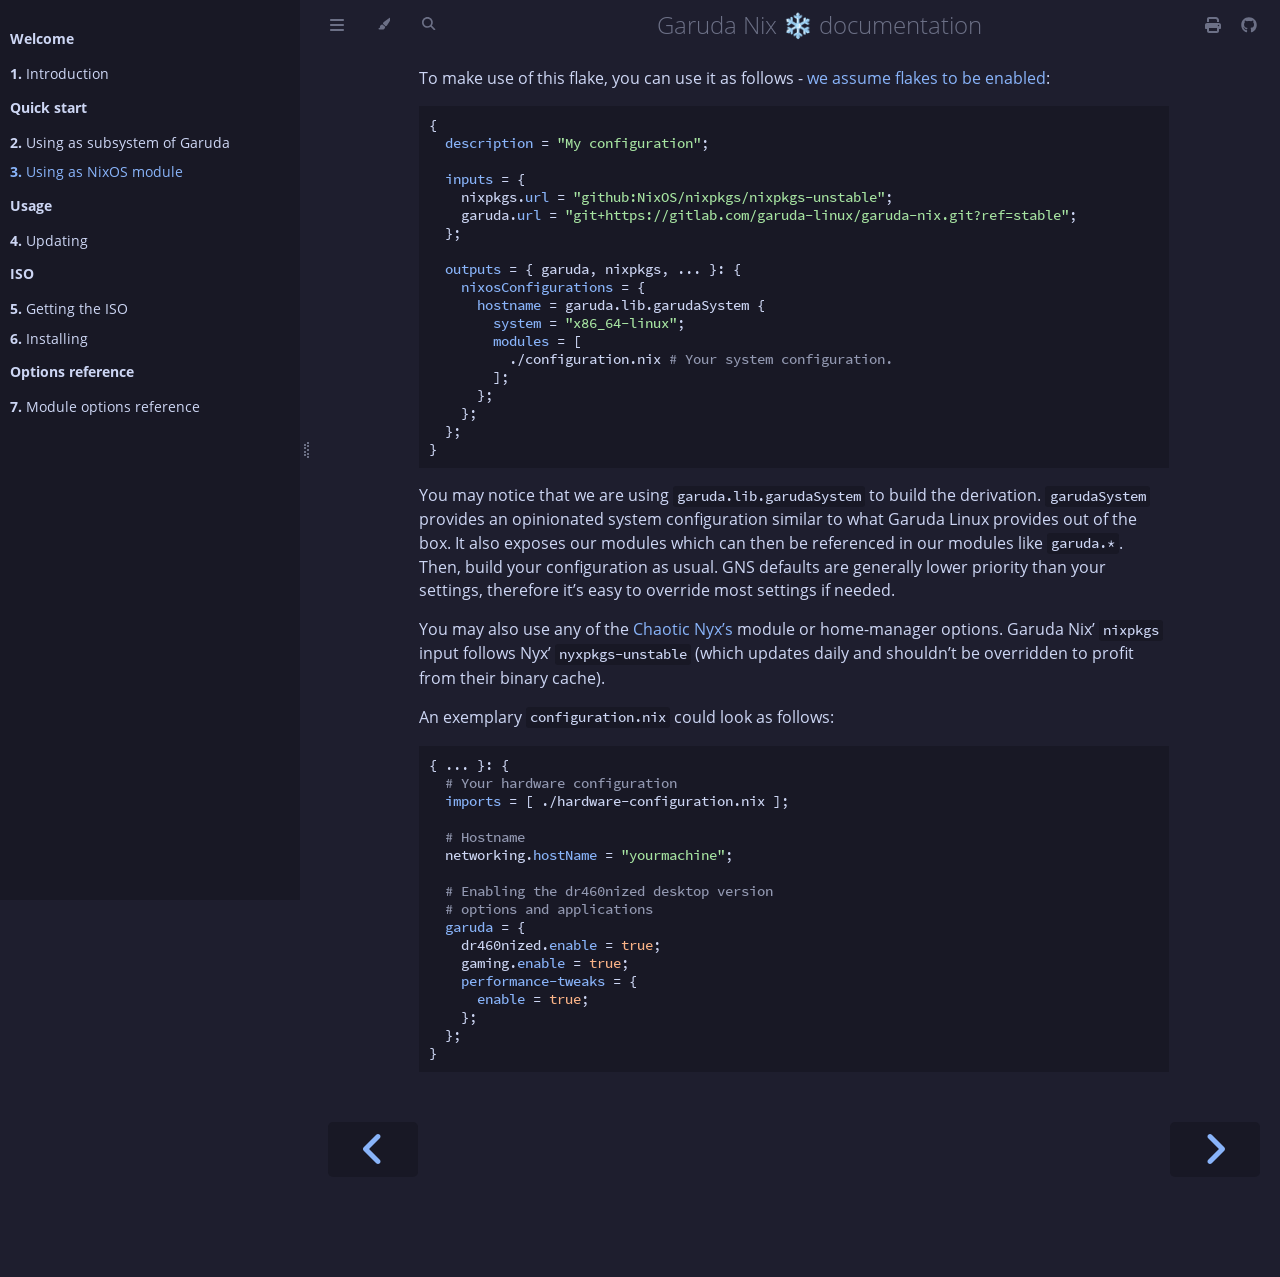
<file: nixos-module/quick-start.html>
<!DOCTYPE HTML>
<html lang="en" class="mocha sidebar-visible" dir="ltr">
    <head>
        <!-- Book generated using mdBook -->
        <meta charset="UTF-8">
        <title>Using as NixOS module - Garuda Nix ❄️ documentation</title>


        <!-- Custom HTML head -->

        <meta name="description" content="Contains the documentation for Garuda Nix">
        <meta name="viewport" content="width=device-width, initial-scale=1">
        <meta name="theme-color" content="#ffffff">

        <link rel="icon" href="../favicon-de23e50b.svg">
        <link rel="shortcut icon" href="../favicon-8114d1fc.png">
        <link rel="stylesheet" href="../css/variables-8adf115d.css">
        <link rel="stylesheet" href="../css/general-e96d0476.css">
        <link rel="stylesheet" href="../css/chrome-d279d366.css">
        <link rel="stylesheet" href="../css/print-9e4910d8.css" media="print">

        <!-- Fonts -->
        <link rel="stylesheet" href="../fonts/fonts-9644e21d.css">

        <!-- Highlight.js Stylesheets -->
        <link rel="stylesheet" id="mdbook-highlight-css" href="../highlight-493f70e1.css">
        <link rel="stylesheet" id="mdbook-tomorrow-night-css" href="../tomorrow-night-4c0ae647.css">
        <link rel="stylesheet" id="mdbook-ayu-highlight-css" href="../ayu-highlight-3fdfc3ac.css">

        <!-- Custom theme stylesheets -->
        <link rel="stylesheet" href=".././theme/catppuccin.css">


        <!-- Provide site root and default themes to javascript -->
        <script>
            const path_to_root = "../";
            const default_light_theme = "mocha";
            const default_dark_theme = "mocha";
            window.path_to_searchindex_js = "../searchindex-a5d4e2b7.js";
        </script>
        <!-- Start loading toc.js asap -->
        <script src="../toc-729dcad2.js"></script>
    </head>
    <body>
    <div id="mdbook-help-container">
        <div id="mdbook-help-popup">
            <h2 class="mdbook-help-title">Keyboard shortcuts</h2>
            <div>
                <p>Press <kbd>←</kbd> or <kbd>→</kbd> to navigate between chapters</p>
                <p>Press <kbd>S</kbd> or <kbd>/</kbd> to search in the book</p>
                <p>Press <kbd>?</kbd> to show this help</p>
                <p>Press <kbd>Esc</kbd> to hide this help</p>
            </div>
        </div>
    </div>
    <div id="mdbook-body-container">
        <!-- Work around some values being stored in localStorage wrapped in quotes -->
        <script>
            try {
                let theme = localStorage.getItem('mdbook-theme');
                let sidebar = localStorage.getItem('mdbook-sidebar');

                if (theme.startsWith('"') && theme.endsWith('"')) {
                    localStorage.setItem('mdbook-theme', theme.slice(1, theme.length - 1));
                }

                if (sidebar.startsWith('"') && sidebar.endsWith('"')) {
                    localStorage.setItem('mdbook-sidebar', sidebar.slice(1, sidebar.length - 1));
                }
            } catch (e) { }
        </script>

        <!-- Set the theme before any content is loaded, prevents flash -->
        <script>
            const default_theme = window.matchMedia("(prefers-color-scheme: dark)").matches ? default_dark_theme : default_light_theme;
            let theme;
            try { theme = localStorage.getItem('mdbook-theme'); } catch(e) { }
            if (theme === null || theme === undefined) { theme = default_theme; }
            const html = document.documentElement;
            html.classList.remove('mocha')
            html.classList.add(theme);
            html.classList.add("js");
        </script>

        <input type="checkbox" id="mdbook-sidebar-toggle-anchor" class="hidden">

        <!-- Hide / unhide sidebar before it is displayed -->
        <script>
            let sidebar = null;
            const sidebar_toggle = document.getElementById("mdbook-sidebar-toggle-anchor");
            if (document.body.clientWidth >= 1080) {
                try { sidebar = localStorage.getItem('mdbook-sidebar'); } catch(e) { }
                sidebar = sidebar || 'visible';
            } else {
                sidebar = 'hidden';
                sidebar_toggle.checked = false;
            }
            if (sidebar === 'visible') {
                sidebar_toggle.checked = true;
            } else {
                html.classList.remove('sidebar-visible');
            }
        </script>

        <nav id="mdbook-sidebar" class="sidebar" aria-label="Table of contents">
            <!-- populated by js -->
            <mdbook-sidebar-scrollbox class="sidebar-scrollbox"></mdbook-sidebar-scrollbox>
            <noscript>
                <iframe class="sidebar-iframe-outer" src="../toc.html"></iframe>
            </noscript>
            <div id="mdbook-sidebar-resize-handle" class="sidebar-resize-handle">
                <div class="sidebar-resize-indicator"></div>
            </div>
        </nav>

        <div id="mdbook-page-wrapper" class="page-wrapper">

            <div class="page">
                <div id="mdbook-menu-bar-hover-placeholder"></div>
                <div id="mdbook-menu-bar" class="menu-bar sticky">
                    <div class="left-buttons">
                        <label id="mdbook-sidebar-toggle" class="icon-button" for="mdbook-sidebar-toggle-anchor" title="Toggle Table of Contents" aria-label="Toggle Table of Contents" aria-controls="mdbook-sidebar">
                            <span class=fa-svg><svg xmlns="http://www.w3.org/2000/svg" viewBox="0 0 448 512"><!--! Font Awesome Free 6.2.0 by @fontawesome - https://fontawesome.com License - https://fontawesome.com/license/free (Icons: CC BY 4.0, Fonts: SIL OFL 1.1, Code: MIT License) Copyright 2022 Fonticons, Inc. --><path d="M0 96C0 78.3 14.3 64 32 64H416c17.7 0 32 14.3 32 32s-14.3 32-32 32H32C14.3 128 0 113.7 0 96zM0 256c0-17.7 14.3-32 32-32H416c17.7 0 32 14.3 32 32s-14.3 32-32 32H32c-17.7 0-32-14.3-32-32zM448 416c0 17.7-14.3 32-32 32H32c-17.7 0-32-14.3-32-32s14.3-32 32-32H416c17.7 0 32 14.3 32 32z"/></svg></span>
                        </label>
                        <button id="mdbook-theme-toggle" class="icon-button" type="button" title="Change theme" aria-label="Change theme" aria-haspopup="true" aria-expanded="false" aria-controls="mdbook-theme-list">
                            <span class=fa-svg><svg xmlns="http://www.w3.org/2000/svg" viewBox="0 0 576 512"><!--! Font Awesome Free 6.2.0 by @fontawesome - https://fontawesome.com License - https://fontawesome.com/license/free (Icons: CC BY 4.0, Fonts: SIL OFL 1.1, Code: MIT License) Copyright 2022 Fonticons, Inc. --><path d="M371.3 367.1c27.3-3.9 51.9-19.4 67.2-42.9L600.2 74.1c12.6-19.5 9.4-45.3-7.6-61.2S549.7-4.4 531.1 9.6L294.4 187.2c-24 18-38.2 46.1-38.4 76.1L371.3 367.1zm-19.6 25.4l-116-104.4C175.9 290.3 128 339.6 128 400c0 3.9 .2 7.8 .6 11.6c1.8 17.5-10.2 36.4-27.8 36.4H96c-17.7 0-32 14.3-32 32s14.3 32 32 32H240c61.9 0 112-50.1 112-112c0-2.5-.1-5-.2-7.5z"/></svg></span>
                        </button>
                        <ul id="mdbook-theme-list" class="theme-popup" aria-label="Themes" role="menu">
                            <li role="none"><button role="menuitem" class="theme" id="mdbook-theme-default_theme">Auto</button></li>
                            <li role="none"><button role="menuitem" class="theme" id="mdbook-theme-light">Light</button></li>
                            <li role="none"><button role="menuitem" class="theme" id="mdbook-theme-rust">Rust</button></li>
                            <li role="none"><button role="menuitem" class="theme" id="mdbook-theme-coal">Coal</button></li>
                            <li role="none"><button role="menuitem" class="theme" id="mdbook-theme-navy">Navy</button></li>
                            <li role="none"><button role="menuitem" class="theme" id="mdbook-theme-ayu">Ayu</button></li>
                        </ul>
                        <button id="mdbook-search-toggle" class="icon-button" type="button" title="Search (`/`)" aria-label="Toggle Searchbar" aria-expanded="false" aria-keyshortcuts="/ s" aria-controls="mdbook-searchbar">
                            <span class=fa-svg><svg xmlns="http://www.w3.org/2000/svg" viewBox="0 0 512 512"><!--! Font Awesome Free 6.2.0 by @fontawesome - https://fontawesome.com License - https://fontawesome.com/license/free (Icons: CC BY 4.0, Fonts: SIL OFL 1.1, Code: MIT License) Copyright 2022 Fonticons, Inc. --><path d="M416 208c0 45.9-14.9 88.3-40 122.7L502.6 457.4c12.5 12.5 12.5 32.8 0 45.3s-32.8 12.5-45.3 0L330.7 376c-34.4 25.2-76.8 40-122.7 40C93.1 416 0 322.9 0 208S93.1 0 208 0S416 93.1 416 208zM208 352c79.5 0 144-64.5 144-144s-64.5-144-144-144S64 128.5 64 208s64.5 144 144 144z"/></svg></span>
                        </button>
                    </div>

                    <h1 class="menu-title">Garuda Nix ❄️ documentation</h1>

                    <div class="right-buttons">
                        <a href="../print.html" title="Print this book" aria-label="Print this book">
                            <span class=fa-svg id="print-button"><svg xmlns="http://www.w3.org/2000/svg" viewBox="0 0 512 512"><!--! Font Awesome Free 6.2.0 by @fontawesome - https://fontawesome.com License - https://fontawesome.com/license/free (Icons: CC BY 4.0, Fonts: SIL OFL 1.1, Code: MIT License) Copyright 2022 Fonticons, Inc. --><path d="M128 0C92.7 0 64 28.7 64 64v96h64V64H354.7L384 93.3V160h64V93.3c0-17-6.7-33.3-18.7-45.3L400 18.7C388 6.7 371.7 0 354.7 0H128zM384 352v32 64H128V384 368 352H384zm64 32h32c17.7 0 32-14.3 32-32V256c0-35.3-28.7-64-64-64H64c-35.3 0-64 28.7-64 64v96c0 17.7 14.3 32 32 32H64v64c0 35.3 28.7 64 64 64H384c35.3 0 64-28.7 64-64V384zm-16-88c-13.3 0-24-10.7-24-24s10.7-24 24-24s24 10.7 24 24s-10.7 24-24 24z"/></svg></span>
                        </a>
                        <a href="https://gitlab.com/garuda-linux/garuda-nix" title="Git repository" aria-label="Git repository">
                            <span class=fa-svg><svg xmlns="http://www.w3.org/2000/svg" viewBox="0 0 496 512"><!--! Font Awesome Free 6.2.0 by @fontawesome - https://fontawesome.com License - https://fontawesome.com/license/free (Icons: CC BY 4.0, Fonts: SIL OFL 1.1, Code: MIT License) Copyright 2022 Fonticons, Inc. --><path d="M165.9 397.4c0 2-2.3 3.6-5.2 3.6-3.3.3-5.6-1.3-5.6-3.6 0-2 2.3-3.6 5.2-3.6 3-.3 5.6 1.3 5.6 3.6zm-31.1-4.5c-.7 2 1.3 4.3 4.3 4.9 2.6 1 5.6 0 6.2-2s-1.3-4.3-4.3-5.2c-2.6-.7-5.5.3-6.2 2.3zm44.2-1.7c-2.9.7-4.9 2.6-4.6 4.9.3 2 2.9 3.3 5.9 2.6 2.9-.7 4.9-2.6 4.6-4.6-.3-1.9-3-3.2-5.9-2.9zM244.8 8C106.1 8 0 113.3 0 252c0 110.9 69.8 205.8 169.5 239.2 12.8 2.3 17.3-5.6 17.3-12.1 0-6.2-.3-40.4-.3-61.4 0 0-70 15-84.7-29.8 0 0-11.4-29.1-27.8-36.6 0 0-22.9-15.7 1.6-15.4 0 0 24.9 2 38.6 25.8 21.9 38.6 58.6 27.5 72.9 20.9 2.3-16 8.8-27.1 16-33.7-55.9-6.2-112.3-14.3-112.3-110.5 0-27.5 7.6-41.3 23.6-58.9-2.6-6.5-11.1-33.3 2.6-67.9 20.9-6.5 69 27 69 27 20-5.6 41.5-8.5 62.8-8.5s42.8 2.9 62.8 8.5c0 0 48.1-33.6 69-27 13.7 34.7 5.2 61.4 2.6 67.9 16 17.7 25.8 31.5 25.8 58.9 0 96.5-58.9 104.2-114.8 110.5 9.2 7.9 17 22.9 17 46.4 0 33.7-.3 75.4-.3 83.6 0 6.5 4.6 14.4 17.3 12.1C428.2 457.8 496 362.9 496 252 496 113.3 383.5 8 244.8 8zM97.2 352.9c-1.3 1-1 3.3.7 5.2 1.6 1.6 3.9 2.3 5.2 1 1.3-1 1-3.3-.7-5.2-1.6-1.6-3.9-2.3-5.2-1zm-10.8-8.1c-.7 1.3.3 2.9 2.3 3.9 1.6 1 3.6.7 4.3-.7.7-1.3-.3-2.9-2.3-3.9-2-.6-3.6-.3-4.3.7zm32.4 35.6c-1.6 1.3-1 4.3 1.3 6.2 2.3 2.3 5.2 2.6 6.5 1 1.3-1.3.7-4.3-1.3-6.2-2.2-2.3-5.2-2.6-6.5-1zm-11.4-14.7c-1.6 1-1.6 3.6 0 5.9 1.6 2.3 4.3 3.3 5.6 2.3 1.6-1.3 1.6-3.9 0-6.2-1.4-2.3-4-3.3-5.6-2z"/></svg></span>
                        </a>

                    </div>
                </div>

                <div id="mdbook-search-wrapper" class="hidden">
                    <form id="mdbook-searchbar-outer" class="searchbar-outer">
                        <div class="search-wrapper">
                            <input type="search" id="mdbook-searchbar" name="searchbar" placeholder="Search this book ..." aria-controls="mdbook-searchresults-outer" aria-describedby="searchresults-header">
                            <div class="spinner-wrapper">
                                <span class=fa-svg id="fa-spin"><svg xmlns="http://www.w3.org/2000/svg" viewBox="0 0 512 512"><!--! Font Awesome Free 6.2.0 by @fontawesome - https://fontawesome.com License - https://fontawesome.com/license/free (Icons: CC BY 4.0, Fonts: SIL OFL 1.1, Code: MIT License) Copyright 2022 Fonticons, Inc. --><path d="M304 48c0-26.5-21.5-48-48-48s-48 21.5-48 48s21.5 48 48 48s48-21.5 48-48zm0 416c0-26.5-21.5-48-48-48s-48 21.5-48 48s21.5 48 48 48s48-21.5 48-48zM48 304c26.5 0 48-21.5 48-48s-21.5-48-48-48s-48 21.5-48 48s21.5 48 48 48zm464-48c0-26.5-21.5-48-48-48s-48 21.5-48 48s21.5 48 48 48s48-21.5 48-48zM142.9 437c18.7-18.7 18.7-49.1 0-67.9s-49.1-18.7-67.9 0s-18.7 49.1 0 67.9s49.1 18.7 67.9 0zm0-294.2c18.7-18.7 18.7-49.1 0-67.9S93.7 56.2 75 75s-18.7 49.1 0 67.9s49.1 18.7 67.9 0zM369.1 437c18.7 18.7 49.1 18.7 67.9 0s18.7-49.1 0-67.9s-49.1-18.7-67.9 0s-18.7 49.1 0 67.9z"/></svg></span>
                            </div>
                        </div>
                    </form>
                    <div id="mdbook-searchresults-outer" class="searchresults-outer hidden">
                        <div id="mdbook-searchresults-header" class="searchresults-header"></div>
                        <ul id="mdbook-searchresults">
                        </ul>
                    </div>
                </div>

                <!-- Apply ARIA attributes after the sidebar and the sidebar toggle button are added to the DOM -->
                <script>
                    document.getElementById('mdbook-sidebar-toggle').setAttribute('aria-expanded', sidebar === 'visible');
                    document.getElementById('mdbook-sidebar').setAttribute('aria-hidden', sidebar !== 'visible');
                    Array.from(document.querySelectorAll('#mdbook-sidebar a')).forEach(function(link) {
                        link.setAttribute('tabIndex', sidebar === 'visible' ? 0 : -1);
                    });
                </script>

                <div id="mdbook-content" class="content">
                    <main>
                        <p>To make use of this flake, you can use it as follows - <a href="https://nixos.wiki/wiki/Flakes#Enable_flakes">we assume flakes to be enabled</a>:</p>
<pre><code class="language-nix">{
  description = "My configuration";

  inputs = {
    nixpkgs.url = "github:NixOS/nixpkgs/nixpkgs-unstable";
    garuda.url = "git+https://gitlab.com/garuda-linux/garuda-nix.git?ref=stable";
  };

  outputs = { garuda, nixpkgs, ... }: {
    nixosConfigurations = {
      hostname = garuda.lib.garudaSystem {
        system = "x86_64-linux";
        modules = [
          ./configuration.nix # Your system configuration.
        ];
      };
    };
  };
}
</code></pre>
<p>You may notice that we are using <code>garuda.lib.garudaSystem</code> to build the derivation. <code>garudaSystem</code> provides an opinionated system configuration similar to what Garuda Linux provides out of the box. It also exposes our modules which can then be referenced in our modules like <code>garuda.*</code>. Then, build your configuration as usual. GNS defaults are generally lower priority than your settings, therefore it’s easy to override most settings if needed.</p>
<p>You may also use any of the <a href="https://www.nyx.chaotic.cx/">Chaotic Nyx’s</a> module or home-manager options. Garuda Nix’ <code>nixpkgs</code> input follows Nyx’ <code>nyxpkgs-unstable</code> (which updates daily and shouldn’t be overridden to profit from their binary cache).</p>
<p>An exemplary <code>configuration.nix</code> could look as follows:</p>
<pre><code class="language-nix">{ ... }: {
  # Your hardware configuration
  imports = [ ./hardware-configuration.nix ];

  # Hostname
  networking.hostName = "yourmachine";

  # Enabling the dr460nized desktop version
  # options and applications
  garuda = {
    dr460nized.enable = true;
    gaming.enable = true;
    performance-tweaks = {
      enable = true;
    };
  };
}
</code></pre>

                    </main>

                    <nav class="nav-wrapper" aria-label="Page navigation">
                        <!-- Mobile navigation buttons -->
                            <a rel="prev" href="../subsystem/quick-start.html" class="mobile-nav-chapters previous" title="Previous chapter" aria-label="Previous chapter" aria-keyshortcuts="Left">
                                <span class=fa-svg><svg xmlns="http://www.w3.org/2000/svg" viewBox="0 0 320 512"><!--! Font Awesome Free 6.2.0 by @fontawesome - https://fontawesome.com License - https://fontawesome.com/license/free (Icons: CC BY 4.0, Fonts: SIL OFL 1.1, Code: MIT License) Copyright 2022 Fonticons, Inc. --><path d="M41.4 233.4c-12.5 12.5-12.5 32.8 0 45.3l160 160c12.5 12.5 32.8 12.5 45.3 0s12.5-32.8 0-45.3L109.3 256 246.6 118.6c12.5-12.5 12.5-32.8 0-45.3s-32.8-12.5-45.3 0l-160 160z"/></svg></span>
                            </a>

                            <a rel="next prefetch" href="../updating.html" class="mobile-nav-chapters next" title="Next chapter" aria-label="Next chapter" aria-keyshortcuts="Right">
                                <span class=fa-svg><svg xmlns="http://www.w3.org/2000/svg" viewBox="0 0 320 512"><!--! Font Awesome Free 6.2.0 by @fontawesome - https://fontawesome.com License - https://fontawesome.com/license/free (Icons: CC BY 4.0, Fonts: SIL OFL 1.1, Code: MIT License) Copyright 2022 Fonticons, Inc. --><path d="M278.6 233.4c12.5 12.5 12.5 32.8 0 45.3l-160 160c-12.5 12.5-32.8 12.5-45.3 0s-12.5-32.8 0-45.3L210.7 256 73.4 118.6c-12.5-12.5-12.5-32.8 0-45.3s32.8-12.5 45.3 0l160 160z"/></svg></span>
                            </a>

                        <div style="clear: both"></div>
                    </nav>
                </div>
            </div>

            <nav class="nav-wide-wrapper" aria-label="Page navigation">
                    <a rel="prev" href="../subsystem/quick-start.html" class="nav-chapters previous" title="Previous chapter" aria-label="Previous chapter" aria-keyshortcuts="Left">
                        <span class=fa-svg><svg xmlns="http://www.w3.org/2000/svg" viewBox="0 0 320 512"><!--! Font Awesome Free 6.2.0 by @fontawesome - https://fontawesome.com License - https://fontawesome.com/license/free (Icons: CC BY 4.0, Fonts: SIL OFL 1.1, Code: MIT License) Copyright 2022 Fonticons, Inc. --><path d="M41.4 233.4c-12.5 12.5-12.5 32.8 0 45.3l160 160c12.5 12.5 32.8 12.5 45.3 0s12.5-32.8 0-45.3L109.3 256 246.6 118.6c12.5-12.5 12.5-32.8 0-45.3s-32.8-12.5-45.3 0l-160 160z"/></svg></span>
                    </a>

                    <a rel="next prefetch" href="../updating.html" class="nav-chapters next" title="Next chapter" aria-label="Next chapter" aria-keyshortcuts="Right">
                        <span class=fa-svg><svg xmlns="http://www.w3.org/2000/svg" viewBox="0 0 320 512"><!--! Font Awesome Free 6.2.0 by @fontawesome - https://fontawesome.com License - https://fontawesome.com/license/free (Icons: CC BY 4.0, Fonts: SIL OFL 1.1, Code: MIT License) Copyright 2022 Fonticons, Inc. --><path d="M278.6 233.4c12.5 12.5 12.5 32.8 0 45.3l-160 160c-12.5 12.5-32.8 12.5-45.3 0s-12.5-32.8 0-45.3L210.7 256 73.4 118.6c-12.5-12.5-12.5-32.8 0-45.3s32.8-12.5 45.3 0l160 160z"/></svg></span>
                    </a>
            </nav>

        </div>

        <template id=fa-eye><span class=fa-svg><svg xmlns="http://www.w3.org/2000/svg" viewBox="0 0 576 512"><!--! Font Awesome Free 6.2.0 by @fontawesome - https://fontawesome.com License - https://fontawesome.com/license/free (Icons: CC BY 4.0, Fonts: SIL OFL 1.1, Code: MIT License) Copyright 2022 Fonticons, Inc. --><path d="M288 32c-80.8 0-145.5 36.8-192.6 80.6C48.6 156 17.3 208 2.5 243.7c-3.3 7.9-3.3 16.7 0 24.6C17.3 304 48.6 356 95.4 399.4C142.5 443.2 207.2 480 288 480s145.5-36.8 192.6-80.6c46.8-43.5 78.1-95.4 93-131.1c3.3-7.9 3.3-16.7 0-24.6c-14.9-35.7-46.2-87.7-93-131.1C433.5 68.8 368.8 32 288 32zM432 256c0 79.5-64.5 144-144 144s-144-64.5-144-144s64.5-144 144-144s144 64.5 144 144zM288 192c0 35.3-28.7 64-64 64c-11.5 0-22.3-3-31.6-8.4c-.2 2.8-.4 5.5-.4 8.4c0 53 43 96 96 96s96-43 96-96s-43-96-96-96c-2.8 0-5.6 .1-8.4 .4c5.3 9.3 8.4 20.1 8.4 31.6z"/></svg></span></template>
        <template id=fa-eye-slash><span class=fa-svg><svg xmlns="http://www.w3.org/2000/svg" viewBox="0 0 640 512"><!--! Font Awesome Free 6.2.0 by @fontawesome - https://fontawesome.com License - https://fontawesome.com/license/free (Icons: CC BY 4.0, Fonts: SIL OFL 1.1, Code: MIT License) Copyright 2022 Fonticons, Inc. --><path d="M38.8 5.1C28.4-3.1 13.3-1.2 5.1 9.2S-1.2 34.7 9.2 42.9l592 464c10.4 8.2 25.5 6.3 33.7-4.1s6.3-25.5-4.1-33.7L525.6 386.7c39.6-40.6 66.4-86.1 79.9-118.4c3.3-7.9 3.3-16.7 0-24.6c-14.9-35.7-46.2-87.7-93-131.1C465.5 68.8 400.8 32 320 32c-68.2 0-125 26.3-169.3 60.8L38.8 5.1zM223.1 149.5C248.6 126.2 282.7 112 320 112c79.5 0 144 64.5 144 144c0 24.9-6.3 48.3-17.4 68.7L408 294.5c5.2-11.8 8-24.8 8-38.5c0-53-43-96-96-96c-2.8 0-5.6 .1-8.4 .4c5.3 9.3 8.4 20.1 8.4 31.6c0 10.2-2.4 19.8-6.6 28.3l-90.3-70.8zm223.1 298L373 389.9c-16.4 6.5-34.3 10.1-53 10.1c-79.5 0-144-64.5-144-144c0-6.9 .5-13.6 1.4-20.2L83.1 161.5C60.3 191.2 44 220.8 34.5 243.7c-3.3 7.9-3.3 16.7 0 24.6c14.9 35.7 46.2 87.7 93 131.1C174.5 443.2 239.2 480 320 480c47.8 0 89.9-12.9 126.2-32.5z"/></svg></span></template>
        <template id=fa-copy><span class=fa-svg><svg xmlns="http://www.w3.org/2000/svg" viewBox="0 0 512 512"><!--! Font Awesome Free 6.2.0 by @fontawesome - https://fontawesome.com License - https://fontawesome.com/license/free (Icons: CC BY 4.0, Fonts: SIL OFL 1.1, Code: MIT License) Copyright 2022 Fonticons, Inc. --><path d="M502.6 70.63l-61.25-61.25C435.4 3.371 427.2 0 418.7 0H255.1c-35.35 0-64 28.66-64 64l.0195 256C192 355.4 220.7 384 256 384h192c35.2 0 64-28.8 64-64V93.25C512 84.77 508.6 76.63 502.6 70.63zM464 320c0 8.836-7.164 16-16 16H255.1c-8.838 0-16-7.164-16-16L239.1 64.13c0-8.836 7.164-16 16-16h128L384 96c0 17.67 14.33 32 32 32h47.1V320zM272 448c0 8.836-7.164 16-16 16H63.1c-8.838 0-16-7.164-16-16L47.98 192.1c0-8.836 7.164-16 16-16H160V128H63.99c-35.35 0-64 28.65-64 64l.0098 256C.002 483.3 28.66 512 64 512h192c35.2 0 64-28.8 64-64v-32h-47.1L272 448z"/></svg></span></template>
        <template id=fa-play><span class=fa-svg><svg xmlns="http://www.w3.org/2000/svg" viewBox="0 0 384 512"><!--! Font Awesome Free 6.2.0 by @fontawesome - https://fontawesome.com License - https://fontawesome.com/license/free (Icons: CC BY 4.0, Fonts: SIL OFL 1.1, Code: MIT License) Copyright 2022 Fonticons, Inc. --><path d="M73 39c-14.8-9.1-33.4-9.4-48.5-.9S0 62.6 0 80V432c0 17.4 9.4 33.4 24.5 41.9s33.7 8.1 48.5-.9L361 297c14.3-8.7 23-24.2 23-41s-8.7-32.2-23-41L73 39z"/></svg></span></template>
        <template id=fa-clock-rotate-left><span class=fa-svg><svg xmlns="http://www.w3.org/2000/svg" viewBox="0 0 512 512"><!--! Font Awesome Free 6.2.0 by @fontawesome - https://fontawesome.com License - https://fontawesome.com/license/free (Icons: CC BY 4.0, Fonts: SIL OFL 1.1, Code: MIT License) Copyright 2022 Fonticons, Inc. --><path d="M75 75L41 41C25.9 25.9 0 36.6 0 57.9V168c0 13.3 10.7 24 24 24H134.1c21.4 0 32.1-25.9 17-41l-30.8-30.8C155 85.5 203 64 256 64c106 0 192 86 192 192s-86 192-192 192c-40.8 0-78.6-12.7-109.7-34.4c-14.5-10.1-34.4-6.6-44.6 7.9s-6.6 34.4 7.9 44.6C151.2 495 201.7 512 256 512c141.4 0 256-114.6 256-256S397.4 0 256 0C185.3 0 121.3 28.7 75 75zm181 53c-13.3 0-24 10.7-24 24V256c0 6.4 2.5 12.5 7 17l72 72c9.4 9.4 24.6 9.4 33.9 0s9.4-24.6 0-33.9l-65-65V152c0-13.3-10.7-24-24-24z"/></svg></span></template>



        <script>
            window.playground_copyable = true;
        </script>


        <script src="../elasticlunr-ef4e11c1.min.js"></script>
        <script src="../mark-09e88c2c.min.js"></script>
        <script src="../searcher-09f2665d.js"></script>

        <script src="../clipboard-1626706a.min.js"></script>
        <script src="../highlight-abc7f01d.js"></script>
        <script src="../book-609e4cb8.js"></script>

        <!-- Custom JS scripts -->



    </div>
    </body>
</html>
</file>
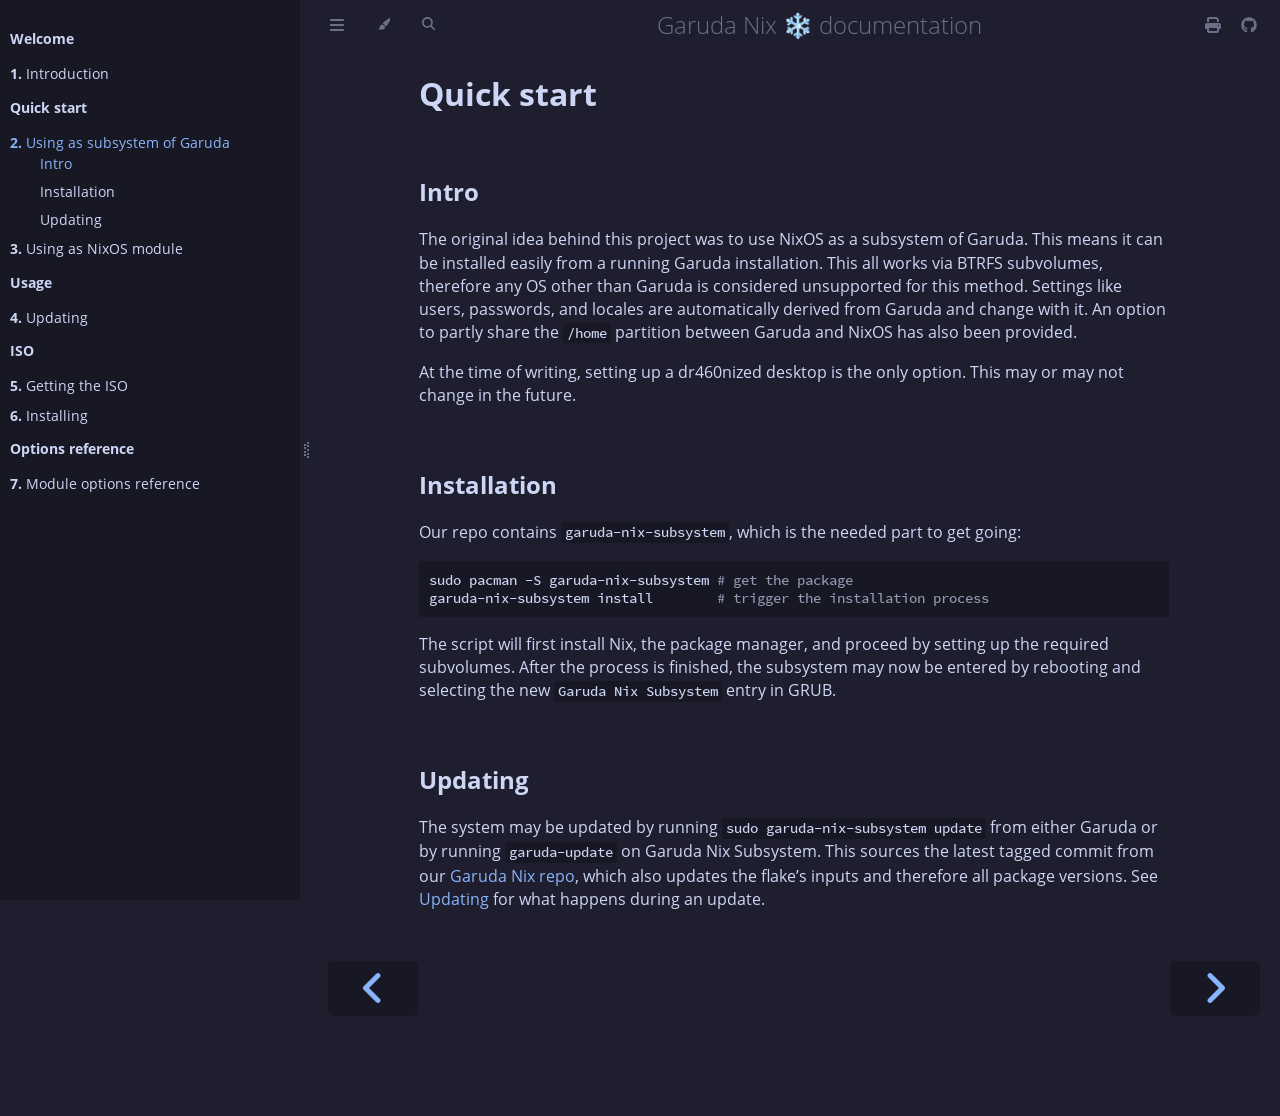
<file: subsystem/quick-start.html>
<!DOCTYPE HTML>
<html lang="en" class="mocha sidebar-visible" dir="ltr">
    <head>
        <!-- Book generated using mdBook -->
        <meta charset="UTF-8">
        <title>Using as subsystem of Garuda - Garuda Nix ❄️ documentation</title>


        <!-- Custom HTML head -->

        <meta name="description" content="Contains the documentation for Garuda Nix">
        <meta name="viewport" content="width=device-width, initial-scale=1">
        <meta name="theme-color" content="#ffffff">

        <link rel="icon" href="../favicon-de23e50b.svg">
        <link rel="shortcut icon" href="../favicon-8114d1fc.png">
        <link rel="stylesheet" href="../css/variables-8adf115d.css">
        <link rel="stylesheet" href="../css/general-e96d0476.css">
        <link rel="stylesheet" href="../css/chrome-d279d366.css">
        <link rel="stylesheet" href="../css/print-9e4910d8.css" media="print">

        <!-- Fonts -->
        <link rel="stylesheet" href="../fonts/fonts-9644e21d.css">

        <!-- Highlight.js Stylesheets -->
        <link rel="stylesheet" id="mdbook-highlight-css" href="../highlight-493f70e1.css">
        <link rel="stylesheet" id="mdbook-tomorrow-night-css" href="../tomorrow-night-4c0ae647.css">
        <link rel="stylesheet" id="mdbook-ayu-highlight-css" href="../ayu-highlight-3fdfc3ac.css">

        <!-- Custom theme stylesheets -->
        <link rel="stylesheet" href=".././theme/catppuccin.css">


        <!-- Provide site root and default themes to javascript -->
        <script>
            const path_to_root = "../";
            const default_light_theme = "mocha";
            const default_dark_theme = "mocha";
            window.path_to_searchindex_js = "../searchindex-a5d4e2b7.js";
        </script>
        <!-- Start loading toc.js asap -->
        <script src="../toc-729dcad2.js"></script>
    </head>
    <body>
    <div id="mdbook-help-container">
        <div id="mdbook-help-popup">
            <h2 class="mdbook-help-title">Keyboard shortcuts</h2>
            <div>
                <p>Press <kbd>←</kbd> or <kbd>→</kbd> to navigate between chapters</p>
                <p>Press <kbd>S</kbd> or <kbd>/</kbd> to search in the book</p>
                <p>Press <kbd>?</kbd> to show this help</p>
                <p>Press <kbd>Esc</kbd> to hide this help</p>
            </div>
        </div>
    </div>
    <div id="mdbook-body-container">
        <!-- Work around some values being stored in localStorage wrapped in quotes -->
        <script>
            try {
                let theme = localStorage.getItem('mdbook-theme');
                let sidebar = localStorage.getItem('mdbook-sidebar');

                if (theme.startsWith('"') && theme.endsWith('"')) {
                    localStorage.setItem('mdbook-theme', theme.slice(1, theme.length - 1));
                }

                if (sidebar.startsWith('"') && sidebar.endsWith('"')) {
                    localStorage.setItem('mdbook-sidebar', sidebar.slice(1, sidebar.length - 1));
                }
            } catch (e) { }
        </script>

        <!-- Set the theme before any content is loaded, prevents flash -->
        <script>
            const default_theme = window.matchMedia("(prefers-color-scheme: dark)").matches ? default_dark_theme : default_light_theme;
            let theme;
            try { theme = localStorage.getItem('mdbook-theme'); } catch(e) { }
            if (theme === null || theme === undefined) { theme = default_theme; }
            const html = document.documentElement;
            html.classList.remove('mocha')
            html.classList.add(theme);
            html.classList.add("js");
        </script>

        <input type="checkbox" id="mdbook-sidebar-toggle-anchor" class="hidden">

        <!-- Hide / unhide sidebar before it is displayed -->
        <script>
            let sidebar = null;
            const sidebar_toggle = document.getElementById("mdbook-sidebar-toggle-anchor");
            if (document.body.clientWidth >= 1080) {
                try { sidebar = localStorage.getItem('mdbook-sidebar'); } catch(e) { }
                sidebar = sidebar || 'visible';
            } else {
                sidebar = 'hidden';
                sidebar_toggle.checked = false;
            }
            if (sidebar === 'visible') {
                sidebar_toggle.checked = true;
            } else {
                html.classList.remove('sidebar-visible');
            }
        </script>

        <nav id="mdbook-sidebar" class="sidebar" aria-label="Table of contents">
            <!-- populated by js -->
            <mdbook-sidebar-scrollbox class="sidebar-scrollbox"></mdbook-sidebar-scrollbox>
            <noscript>
                <iframe class="sidebar-iframe-outer" src="../toc.html"></iframe>
            </noscript>
            <div id="mdbook-sidebar-resize-handle" class="sidebar-resize-handle">
                <div class="sidebar-resize-indicator"></div>
            </div>
        </nav>

        <div id="mdbook-page-wrapper" class="page-wrapper">

            <div class="page">
                <div id="mdbook-menu-bar-hover-placeholder"></div>
                <div id="mdbook-menu-bar" class="menu-bar sticky">
                    <div class="left-buttons">
                        <label id="mdbook-sidebar-toggle" class="icon-button" for="mdbook-sidebar-toggle-anchor" title="Toggle Table of Contents" aria-label="Toggle Table of Contents" aria-controls="mdbook-sidebar">
                            <span class=fa-svg><svg xmlns="http://www.w3.org/2000/svg" viewBox="0 0 448 512"><!--! Font Awesome Free 6.2.0 by @fontawesome - https://fontawesome.com License - https://fontawesome.com/license/free (Icons: CC BY 4.0, Fonts: SIL OFL 1.1, Code: MIT License) Copyright 2022 Fonticons, Inc. --><path d="M0 96C0 78.3 14.3 64 32 64H416c17.7 0 32 14.3 32 32s-14.3 32-32 32H32C14.3 128 0 113.7 0 96zM0 256c0-17.7 14.3-32 32-32H416c17.7 0 32 14.3 32 32s-14.3 32-32 32H32c-17.7 0-32-14.3-32-32zM448 416c0 17.7-14.3 32-32 32H32c-17.7 0-32-14.3-32-32s14.3-32 32-32H416c17.7 0 32 14.3 32 32z"/></svg></span>
                        </label>
                        <button id="mdbook-theme-toggle" class="icon-button" type="button" title="Change theme" aria-label="Change theme" aria-haspopup="true" aria-expanded="false" aria-controls="mdbook-theme-list">
                            <span class=fa-svg><svg xmlns="http://www.w3.org/2000/svg" viewBox="0 0 576 512"><!--! Font Awesome Free 6.2.0 by @fontawesome - https://fontawesome.com License - https://fontawesome.com/license/free (Icons: CC BY 4.0, Fonts: SIL OFL 1.1, Code: MIT License) Copyright 2022 Fonticons, Inc. --><path d="M371.3 367.1c27.3-3.9 51.9-19.4 67.2-42.9L600.2 74.1c12.6-19.5 9.4-45.3-7.6-61.2S549.7-4.4 531.1 9.6L294.4 187.2c-24 18-38.2 46.1-38.4 76.1L371.3 367.1zm-19.6 25.4l-116-104.4C175.9 290.3 128 339.6 128 400c0 3.9 .2 7.8 .6 11.6c1.8 17.5-10.2 36.4-27.8 36.4H96c-17.7 0-32 14.3-32 32s14.3 32 32 32H240c61.9 0 112-50.1 112-112c0-2.5-.1-5-.2-7.5z"/></svg></span>
                        </button>
                        <ul id="mdbook-theme-list" class="theme-popup" aria-label="Themes" role="menu">
                            <li role="none"><button role="menuitem" class="theme" id="mdbook-theme-default_theme">Auto</button></li>
                            <li role="none"><button role="menuitem" class="theme" id="mdbook-theme-light">Light</button></li>
                            <li role="none"><button role="menuitem" class="theme" id="mdbook-theme-rust">Rust</button></li>
                            <li role="none"><button role="menuitem" class="theme" id="mdbook-theme-coal">Coal</button></li>
                            <li role="none"><button role="menuitem" class="theme" id="mdbook-theme-navy">Navy</button></li>
                            <li role="none"><button role="menuitem" class="theme" id="mdbook-theme-ayu">Ayu</button></li>
                        </ul>
                        <button id="mdbook-search-toggle" class="icon-button" type="button" title="Search (`/`)" aria-label="Toggle Searchbar" aria-expanded="false" aria-keyshortcuts="/ s" aria-controls="mdbook-searchbar">
                            <span class=fa-svg><svg xmlns="http://www.w3.org/2000/svg" viewBox="0 0 512 512"><!--! Font Awesome Free 6.2.0 by @fontawesome - https://fontawesome.com License - https://fontawesome.com/license/free (Icons: CC BY 4.0, Fonts: SIL OFL 1.1, Code: MIT License) Copyright 2022 Fonticons, Inc. --><path d="M416 208c0 45.9-14.9 88.3-40 122.7L502.6 457.4c12.5 12.5 12.5 32.8 0 45.3s-32.8 12.5-45.3 0L330.7 376c-34.4 25.2-76.8 40-122.7 40C93.1 416 0 322.9 0 208S93.1 0 208 0S416 93.1 416 208zM208 352c79.5 0 144-64.5 144-144s-64.5-144-144-144S64 128.5 64 208s64.5 144 144 144z"/></svg></span>
                        </button>
                    </div>

                    <h1 class="menu-title">Garuda Nix ❄️ documentation</h1>

                    <div class="right-buttons">
                        <a href="../print.html" title="Print this book" aria-label="Print this book">
                            <span class=fa-svg id="print-button"><svg xmlns="http://www.w3.org/2000/svg" viewBox="0 0 512 512"><!--! Font Awesome Free 6.2.0 by @fontawesome - https://fontawesome.com License - https://fontawesome.com/license/free (Icons: CC BY 4.0, Fonts: SIL OFL 1.1, Code: MIT License) Copyright 2022 Fonticons, Inc. --><path d="M128 0C92.7 0 64 28.7 64 64v96h64V64H354.7L384 93.3V160h64V93.3c0-17-6.7-33.3-18.7-45.3L400 18.7C388 6.7 371.7 0 354.7 0H128zM384 352v32 64H128V384 368 352H384zm64 32h32c17.7 0 32-14.3 32-32V256c0-35.3-28.7-64-64-64H64c-35.3 0-64 28.7-64 64v96c0 17.7 14.3 32 32 32H64v64c0 35.3 28.7 64 64 64H384c35.3 0 64-28.7 64-64V384zm-16-88c-13.3 0-24-10.7-24-24s10.7-24 24-24s24 10.7 24 24s-10.7 24-24 24z"/></svg></span>
                        </a>
                        <a href="https://gitlab.com/garuda-linux/garuda-nix" title="Git repository" aria-label="Git repository">
                            <span class=fa-svg><svg xmlns="http://www.w3.org/2000/svg" viewBox="0 0 496 512"><!--! Font Awesome Free 6.2.0 by @fontawesome - https://fontawesome.com License - https://fontawesome.com/license/free (Icons: CC BY 4.0, Fonts: SIL OFL 1.1, Code: MIT License) Copyright 2022 Fonticons, Inc. --><path d="M165.9 397.4c0 2-2.3 3.6-5.2 3.6-3.3.3-5.6-1.3-5.6-3.6 0-2 2.3-3.6 5.2-3.6 3-.3 5.6 1.3 5.6 3.6zm-31.1-4.5c-.7 2 1.3 4.3 4.3 4.9 2.6 1 5.6 0 6.2-2s-1.3-4.3-4.3-5.2c-2.6-.7-5.5.3-6.2 2.3zm44.2-1.7c-2.9.7-4.9 2.6-4.6 4.9.3 2 2.9 3.3 5.9 2.6 2.9-.7 4.9-2.6 4.6-4.6-.3-1.9-3-3.2-5.9-2.9zM244.8 8C106.1 8 0 113.3 0 252c0 110.9 69.8 205.8 169.5 239.2 12.8 2.3 17.3-5.6 17.3-12.1 0-6.2-.3-40.4-.3-61.4 0 0-70 15-84.7-29.8 0 0-11.4-29.1-27.8-36.6 0 0-22.9-15.7 1.6-15.4 0 0 24.9 2 38.6 25.8 21.9 38.6 58.6 27.5 72.9 20.9 2.3-16 8.8-27.1 16-33.7-55.9-6.2-112.3-14.3-112.3-110.5 0-27.5 7.6-41.3 23.6-58.9-2.6-6.5-11.1-33.3 2.6-67.9 20.9-6.5 69 27 69 27 20-5.6 41.5-8.5 62.8-8.5s42.8 2.9 62.8 8.5c0 0 48.1-33.6 69-27 13.7 34.7 5.2 61.4 2.6 67.9 16 17.7 25.8 31.5 25.8 58.9 0 96.5-58.9 104.2-114.8 110.5 9.2 7.9 17 22.9 17 46.4 0 33.7-.3 75.4-.3 83.6 0 6.5 4.6 14.4 17.3 12.1C428.2 457.8 496 362.9 496 252 496 113.3 383.5 8 244.8 8zM97.2 352.9c-1.3 1-1 3.3.7 5.2 1.6 1.6 3.9 2.3 5.2 1 1.3-1 1-3.3-.7-5.2-1.6-1.6-3.9-2.3-5.2-1zm-10.8-8.1c-.7 1.3.3 2.9 2.3 3.9 1.6 1 3.6.7 4.3-.7.7-1.3-.3-2.9-2.3-3.9-2-.6-3.6-.3-4.3.7zm32.4 35.6c-1.6 1.3-1 4.3 1.3 6.2 2.3 2.3 5.2 2.6 6.5 1 1.3-1.3.7-4.3-1.3-6.2-2.2-2.3-5.2-2.6-6.5-1zm-11.4-14.7c-1.6 1-1.6 3.6 0 5.9 1.6 2.3 4.3 3.3 5.6 2.3 1.6-1.3 1.6-3.9 0-6.2-1.4-2.3-4-3.3-5.6-2z"/></svg></span>
                        </a>

                    </div>
                </div>

                <div id="mdbook-search-wrapper" class="hidden">
                    <form id="mdbook-searchbar-outer" class="searchbar-outer">
                        <div class="search-wrapper">
                            <input type="search" id="mdbook-searchbar" name="searchbar" placeholder="Search this book ..." aria-controls="mdbook-searchresults-outer" aria-describedby="searchresults-header">
                            <div class="spinner-wrapper">
                                <span class=fa-svg id="fa-spin"><svg xmlns="http://www.w3.org/2000/svg" viewBox="0 0 512 512"><!--! Font Awesome Free 6.2.0 by @fontawesome - https://fontawesome.com License - https://fontawesome.com/license/free (Icons: CC BY 4.0, Fonts: SIL OFL 1.1, Code: MIT License) Copyright 2022 Fonticons, Inc. --><path d="M304 48c0-26.5-21.5-48-48-48s-48 21.5-48 48s21.5 48 48 48s48-21.5 48-48zm0 416c0-26.5-21.5-48-48-48s-48 21.5-48 48s21.5 48 48 48s48-21.5 48-48zM48 304c26.5 0 48-21.5 48-48s-21.5-48-48-48s-48 21.5-48 48s21.5 48 48 48zm464-48c0-26.5-21.5-48-48-48s-48 21.5-48 48s21.5 48 48 48s48-21.5 48-48zM142.9 437c18.7-18.7 18.7-49.1 0-67.9s-49.1-18.7-67.9 0s-18.7 49.1 0 67.9s49.1 18.7 67.9 0zm0-294.2c18.7-18.7 18.7-49.1 0-67.9S93.7 56.2 75 75s-18.7 49.1 0 67.9s49.1 18.7 67.9 0zM369.1 437c18.7 18.7 49.1 18.7 67.9 0s18.7-49.1 0-67.9s-49.1-18.7-67.9 0s-18.7 49.1 0 67.9z"/></svg></span>
                            </div>
                        </div>
                    </form>
                    <div id="mdbook-searchresults-outer" class="searchresults-outer hidden">
                        <div id="mdbook-searchresults-header" class="searchresults-header"></div>
                        <ul id="mdbook-searchresults">
                        </ul>
                    </div>
                </div>

                <!-- Apply ARIA attributes after the sidebar and the sidebar toggle button are added to the DOM -->
                <script>
                    document.getElementById('mdbook-sidebar-toggle').setAttribute('aria-expanded', sidebar === 'visible');
                    document.getElementById('mdbook-sidebar').setAttribute('aria-hidden', sidebar !== 'visible');
                    Array.from(document.querySelectorAll('#mdbook-sidebar a')).forEach(function(link) {
                        link.setAttribute('tabIndex', sidebar === 'visible' ? 0 : -1);
                    });
                </script>

                <div id="mdbook-content" class="content">
                    <main>
                        <h1 id="quick-start"><a class="header" href="#quick-start">Quick start</a></h1>
<h2 id="intro"><a class="header" href="#intro">Intro</a></h2>
<p>The original idea behind this project was to use NixOS as a subsystem of Garuda. This means it can be installed easily from a running Garuda installation. This all works via BTRFS subvolumes, therefore any OS other than Garuda is considered unsupported for this method. Settings like users, passwords, and locales are automatically derived from Garuda and change with it. An option to partly share the <code>/home</code> partition between Garuda and NixOS has also been provided.</p>
<p>At the time of writing, setting up a dr460nized desktop is the only option. This may or may not change in the future.</p>
<h2 id="installation"><a class="header" href="#installation">Installation</a></h2>
<p>Our repo contains <code>garuda-nix-subsystem</code>, which is the needed part to get going:</p>
<pre><code class="language-sh">sudo pacman -S garuda-nix-subsystem # get the package
garuda-nix-subsystem install        # trigger the installation process
</code></pre>
<p>The script will first install Nix, the package manager, and proceed by setting up the required subvolumes. After the process is finished, the subsystem may now be entered by rebooting and selecting the new <code>Garuda Nix Subsystem</code> entry in GRUB.</p>
<h2 id="updating"><a class="header" href="#updating">Updating</a></h2>
<p>The system may be updated by running <code>sudo garuda-nix-subsystem update</code> from either Garuda or by running <code>garuda-update</code> on Garuda Nix Subsystem. This sources the latest tagged commit from our <a href="https://gitlab.com/garuda-linux/garuda-nix">Garuda Nix repo</a>, which also updates the flake’s inputs and therefore all package versions. See <a href="../updating.html">Updating</a> for what happens during an update.</p>

                    </main>

                    <nav class="nav-wrapper" aria-label="Page navigation">
                        <!-- Mobile navigation buttons -->
                            <a rel="prev" href="../intro.html" class="mobile-nav-chapters previous" title="Previous chapter" aria-label="Previous chapter" aria-keyshortcuts="Left">
                                <span class=fa-svg><svg xmlns="http://www.w3.org/2000/svg" viewBox="0 0 320 512"><!--! Font Awesome Free 6.2.0 by @fontawesome - https://fontawesome.com License - https://fontawesome.com/license/free (Icons: CC BY 4.0, Fonts: SIL OFL 1.1, Code: MIT License) Copyright 2022 Fonticons, Inc. --><path d="M41.4 233.4c-12.5 12.5-12.5 32.8 0 45.3l160 160c12.5 12.5 32.8 12.5 45.3 0s12.5-32.8 0-45.3L109.3 256 246.6 118.6c12.5-12.5 12.5-32.8 0-45.3s-32.8-12.5-45.3 0l-160 160z"/></svg></span>
                            </a>

                            <a rel="next prefetch" href="../nixos-module/quick-start.html" class="mobile-nav-chapters next" title="Next chapter" aria-label="Next chapter" aria-keyshortcuts="Right">
                                <span class=fa-svg><svg xmlns="http://www.w3.org/2000/svg" viewBox="0 0 320 512"><!--! Font Awesome Free 6.2.0 by @fontawesome - https://fontawesome.com License - https://fontawesome.com/license/free (Icons: CC BY 4.0, Fonts: SIL OFL 1.1, Code: MIT License) Copyright 2022 Fonticons, Inc. --><path d="M278.6 233.4c12.5 12.5 12.5 32.8 0 45.3l-160 160c-12.5 12.5-32.8 12.5-45.3 0s-12.5-32.8 0-45.3L210.7 256 73.4 118.6c-12.5-12.5-12.5-32.8 0-45.3s32.8-12.5 45.3 0l160 160z"/></svg></span>
                            </a>

                        <div style="clear: both"></div>
                    </nav>
                </div>
            </div>

            <nav class="nav-wide-wrapper" aria-label="Page navigation">
                    <a rel="prev" href="../intro.html" class="nav-chapters previous" title="Previous chapter" aria-label="Previous chapter" aria-keyshortcuts="Left">
                        <span class=fa-svg><svg xmlns="http://www.w3.org/2000/svg" viewBox="0 0 320 512"><!--! Font Awesome Free 6.2.0 by @fontawesome - https://fontawesome.com License - https://fontawesome.com/license/free (Icons: CC BY 4.0, Fonts: SIL OFL 1.1, Code: MIT License) Copyright 2022 Fonticons, Inc. --><path d="M41.4 233.4c-12.5 12.5-12.5 32.8 0 45.3l160 160c12.5 12.5 32.8 12.5 45.3 0s12.5-32.8 0-45.3L109.3 256 246.6 118.6c12.5-12.5 12.5-32.8 0-45.3s-32.8-12.5-45.3 0l-160 160z"/></svg></span>
                    </a>

                    <a rel="next prefetch" href="../nixos-module/quick-start.html" class="nav-chapters next" title="Next chapter" aria-label="Next chapter" aria-keyshortcuts="Right">
                        <span class=fa-svg><svg xmlns="http://www.w3.org/2000/svg" viewBox="0 0 320 512"><!--! Font Awesome Free 6.2.0 by @fontawesome - https://fontawesome.com License - https://fontawesome.com/license/free (Icons: CC BY 4.0, Fonts: SIL OFL 1.1, Code: MIT License) Copyright 2022 Fonticons, Inc. --><path d="M278.6 233.4c12.5 12.5 12.5 32.8 0 45.3l-160 160c-12.5 12.5-32.8 12.5-45.3 0s-12.5-32.8 0-45.3L210.7 256 73.4 118.6c-12.5-12.5-12.5-32.8 0-45.3s32.8-12.5 45.3 0l160 160z"/></svg></span>
                    </a>
            </nav>

        </div>

        <template id=fa-eye><span class=fa-svg><svg xmlns="http://www.w3.org/2000/svg" viewBox="0 0 576 512"><!--! Font Awesome Free 6.2.0 by @fontawesome - https://fontawesome.com License - https://fontawesome.com/license/free (Icons: CC BY 4.0, Fonts: SIL OFL 1.1, Code: MIT License) Copyright 2022 Fonticons, Inc. --><path d="M288 32c-80.8 0-145.5 36.8-192.6 80.6C48.6 156 17.3 208 2.5 243.7c-3.3 7.9-3.3 16.7 0 24.6C17.3 304 48.6 356 95.4 399.4C142.5 443.2 207.2 480 288 480s145.5-36.8 192.6-80.6c46.8-43.5 78.1-95.4 93-131.1c3.3-7.9 3.3-16.7 0-24.6c-14.9-35.7-46.2-87.7-93-131.1C433.5 68.8 368.8 32 288 32zM432 256c0 79.5-64.5 144-144 144s-144-64.5-144-144s64.5-144 144-144s144 64.5 144 144zM288 192c0 35.3-28.7 64-64 64c-11.5 0-22.3-3-31.6-8.4c-.2 2.8-.4 5.5-.4 8.4c0 53 43 96 96 96s96-43 96-96s-43-96-96-96c-2.8 0-5.6 .1-8.4 .4c5.3 9.3 8.4 20.1 8.4 31.6z"/></svg></span></template>
        <template id=fa-eye-slash><span class=fa-svg><svg xmlns="http://www.w3.org/2000/svg" viewBox="0 0 640 512"><!--! Font Awesome Free 6.2.0 by @fontawesome - https://fontawesome.com License - https://fontawesome.com/license/free (Icons: CC BY 4.0, Fonts: SIL OFL 1.1, Code: MIT License) Copyright 2022 Fonticons, Inc. --><path d="M38.8 5.1C28.4-3.1 13.3-1.2 5.1 9.2S-1.2 34.7 9.2 42.9l592 464c10.4 8.2 25.5 6.3 33.7-4.1s6.3-25.5-4.1-33.7L525.6 386.7c39.6-40.6 66.4-86.1 79.9-118.4c3.3-7.9 3.3-16.7 0-24.6c-14.9-35.7-46.2-87.7-93-131.1C465.5 68.8 400.8 32 320 32c-68.2 0-125 26.3-169.3 60.8L38.8 5.1zM223.1 149.5C248.6 126.2 282.7 112 320 112c79.5 0 144 64.5 144 144c0 24.9-6.3 48.3-17.4 68.7L408 294.5c5.2-11.8 8-24.8 8-38.5c0-53-43-96-96-96c-2.8 0-5.6 .1-8.4 .4c5.3 9.3 8.4 20.1 8.4 31.6c0 10.2-2.4 19.8-6.6 28.3l-90.3-70.8zm223.1 298L373 389.9c-16.4 6.5-34.3 10.1-53 10.1c-79.5 0-144-64.5-144-144c0-6.9 .5-13.6 1.4-20.2L83.1 161.5C60.3 191.2 44 220.8 34.5 243.7c-3.3 7.9-3.3 16.7 0 24.6c14.9 35.7 46.2 87.7 93 131.1C174.5 443.2 239.2 480 320 480c47.8 0 89.9-12.9 126.2-32.5z"/></svg></span></template>
        <template id=fa-copy><span class=fa-svg><svg xmlns="http://www.w3.org/2000/svg" viewBox="0 0 512 512"><!--! Font Awesome Free 6.2.0 by @fontawesome - https://fontawesome.com License - https://fontawesome.com/license/free (Icons: CC BY 4.0, Fonts: SIL OFL 1.1, Code: MIT License) Copyright 2022 Fonticons, Inc. --><path d="M502.6 70.63l-61.25-61.25C435.4 3.371 427.2 0 418.7 0H255.1c-35.35 0-64 28.66-64 64l.0195 256C192 355.4 220.7 384 256 384h192c35.2 0 64-28.8 64-64V93.25C512 84.77 508.6 76.63 502.6 70.63zM464 320c0 8.836-7.164 16-16 16H255.1c-8.838 0-16-7.164-16-16L239.1 64.13c0-8.836 7.164-16 16-16h128L384 96c0 17.67 14.33 32 32 32h47.1V320zM272 448c0 8.836-7.164 16-16 16H63.1c-8.838 0-16-7.164-16-16L47.98 192.1c0-8.836 7.164-16 16-16H160V128H63.99c-35.35 0-64 28.65-64 64l.0098 256C.002 483.3 28.66 512 64 512h192c35.2 0 64-28.8 64-64v-32h-47.1L272 448z"/></svg></span></template>
        <template id=fa-play><span class=fa-svg><svg xmlns="http://www.w3.org/2000/svg" viewBox="0 0 384 512"><!--! Font Awesome Free 6.2.0 by @fontawesome - https://fontawesome.com License - https://fontawesome.com/license/free (Icons: CC BY 4.0, Fonts: SIL OFL 1.1, Code: MIT License) Copyright 2022 Fonticons, Inc. --><path d="M73 39c-14.8-9.1-33.4-9.4-48.5-.9S0 62.6 0 80V432c0 17.4 9.4 33.4 24.5 41.9s33.7 8.1 48.5-.9L361 297c14.3-8.7 23-24.2 23-41s-8.7-32.2-23-41L73 39z"/></svg></span></template>
        <template id=fa-clock-rotate-left><span class=fa-svg><svg xmlns="http://www.w3.org/2000/svg" viewBox="0 0 512 512"><!--! Font Awesome Free 6.2.0 by @fontawesome - https://fontawesome.com License - https://fontawesome.com/license/free (Icons: CC BY 4.0, Fonts: SIL OFL 1.1, Code: MIT License) Copyright 2022 Fonticons, Inc. --><path d="M75 75L41 41C25.9 25.9 0 36.6 0 57.9V168c0 13.3 10.7 24 24 24H134.1c21.4 0 32.1-25.9 17-41l-30.8-30.8C155 85.5 203 64 256 64c106 0 192 86 192 192s-86 192-192 192c-40.8 0-78.6-12.7-109.7-34.4c-14.5-10.1-34.4-6.6-44.6 7.9s-6.6 34.4 7.9 44.6C151.2 495 201.7 512 256 512c141.4 0 256-114.6 256-256S397.4 0 256 0C185.3 0 121.3 28.7 75 75zm181 53c-13.3 0-24 10.7-24 24V256c0 6.4 2.5 12.5 7 17l72 72c9.4 9.4 24.6 9.4 33.9 0s9.4-24.6 0-33.9l-65-65V152c0-13.3-10.7-24-24-24z"/></svg></span></template>



        <script>
            window.playground_copyable = true;
        </script>


        <script src="../elasticlunr-ef4e11c1.min.js"></script>
        <script src="../mark-09e88c2c.min.js"></script>
        <script src="../searcher-09f2665d.js"></script>

        <script src="../clipboard-1626706a.min.js"></script>
        <script src="../highlight-abc7f01d.js"></script>
        <script src="../book-609e4cb8.js"></script>

        <!-- Custom JS scripts -->



    </div>
    </body>
</html>
</file>
<file: css/variables-8adf115d.css>
/* Globals */

:root {
    --sidebar-target-width: 300px;
    --sidebar-width: min(var(--sidebar-target-width), 80vw);
    --sidebar-resize-indicator-width: 8px;
    --sidebar-resize-indicator-space: 2px;
    --page-padding: 15px;
    --content-max-width: 750px;
    --menu-bar-height: 50px;
    --mono-font: "Source Code Pro", Consolas, "Ubuntu Mono", Menlo, "DejaVu Sans Mono", monospace, monospace;
    --code-font-size: 0.875em; /* please adjust the ace font size accordingly in editor.js */
    --searchbar-margin-block-start: 5px;
}

/* Themes */

.ayu {
    --bg: hsl(210, 25%, 8%);
    --fg: #c5c5c5;

    --sidebar-bg: #14191f;
    --sidebar-fg: #c8c9db;
    --sidebar-non-existant: #5c6773;
    --sidebar-active: #ffb454;
    --sidebar-spacer: #2d334f;

    --scrollbar: var(--sidebar-fg);

    --icons: #737480;
    --icons-hover: #b7b9cc;

    --links: #0096cf;

    --inline-code-color: #ffb454;

    --theme-popup-bg: #14191f;
    --theme-popup-border: #5c6773;
    --theme-hover: #191f26;

    --quote-bg: hsl(226, 15%, 17%);
    --quote-border: hsl(226, 15%, 22%);

    --warning-border: #ff8e00;

    --table-border-color: hsl(210, 25%, 13%);
    --table-header-bg: hsl(210, 25%, 28%);
    --table-alternate-bg: hsl(210, 25%, 11%);

    --searchbar-border-color: #848484;
    --searchbar-bg: #424242;
    --searchbar-fg: #fff;
    --searchbar-shadow-color: #d4c89f;
    --searchresults-header-fg: #666;
    --searchresults-border-color: #888;
    --searchresults-li-bg: #252932;
    --search-mark-bg: #e3b171;

    --color-scheme: dark;

    /* Same as `--icons` */
    --copy-button-filter: invert(45%) sepia(6%) saturate(621%) hue-rotate(198deg) brightness(99%) contrast(85%);
    /* Same as `--sidebar-active` */
    --copy-button-filter-hover: invert(68%) sepia(55%) saturate(531%) hue-rotate(341deg) brightness(104%) contrast(101%);

    --footnote-highlight: #2668a6;

    --overlay-bg: rgba(33, 40, 48, 0.4);

    --blockquote-note-color: #74b9ff;
    --blockquote-tip-color: #09ca09;
    --blockquote-important-color: #d3abff;
    --blockquote-warning-color: #f0b72f;
    --blockquote-caution-color: #f21424;

    --sidebar-header-border-color: #c18639;
}

.coal {
    --bg: hsl(200, 7%, 8%);
    --fg: #98a3ad;

    --sidebar-bg: #292c2f;
    --sidebar-fg: #a1adb8;
    --sidebar-non-existant: #505254;
    --sidebar-active: #3473ad;
    --sidebar-spacer: #393939;

    --scrollbar: var(--sidebar-fg);

    --icons: #43484d;
    --icons-hover: #b3c0cc;

    --links: #2b79a2;

    --inline-code-color: #c5c8c6;

    --theme-popup-bg: #141617;
    --theme-popup-border: #43484d;
    --theme-hover: #1f2124;

    --quote-bg: hsl(234, 21%, 18%);
    --quote-border: hsl(234, 21%, 23%);

    --warning-border: #ff8e00;

    --table-border-color: hsl(200, 7%, 13%);
    --table-header-bg: hsl(200, 7%, 28%);
    --table-alternate-bg: hsl(200, 7%, 11%);

    --searchbar-border-color: #aaa;
    --searchbar-bg: #b7b7b7;
    --searchbar-fg: #000;
    --searchbar-shadow-color: #aaa;
    --searchresults-header-fg: #666;
    --searchresults-border-color: #98a3ad;
    --searchresults-li-bg: #2b2b2f;
    --search-mark-bg: #355c7d;

    --color-scheme: dark;

    /* Same as `--icons` */
    --copy-button-filter: invert(26%) sepia(8%) saturate(575%) hue-rotate(169deg) brightness(87%) contrast(82%);
    /* Same as `--sidebar-active` */
    --copy-button-filter-hover: invert(36%) sepia(70%) saturate(503%) hue-rotate(167deg) brightness(98%) contrast(89%);

    --footnote-highlight: #4079ae;

    --overlay-bg: rgba(33, 40, 48, 0.4);

    --blockquote-note-color: #4493f8;
    --blockquote-tip-color: #08ae08;
    --blockquote-important-color: #ab7df8;
    --blockquote-warning-color: #d29922;
    --blockquote-caution-color: #d91b29;

    --sidebar-header-border-color: #3473ad;
}

.light, html:not(.js) {
    --bg: hsl(0, 0%, 100%);
    --fg: hsl(0, 0%, 0%);

    --sidebar-bg: #fafafa;
    --sidebar-fg: hsl(0, 0%, 0%);
    --sidebar-non-existant: #aaaaaa;
    --sidebar-active: #1f1fff;
    --sidebar-spacer: #f4f4f4;

    --scrollbar: #8F8F8F;

    --icons: #747474;
    --icons-hover: #000000;

    --links: #20609f;

    --inline-code-color: #301900;

    --theme-popup-bg: #fafafa;
    --theme-popup-border: #cccccc;
    --theme-hover: #e6e6e6;

    --quote-bg: hsl(197, 37%, 96%);
    --quote-border: hsl(197, 37%, 91%);

    --warning-border: #ff8e00;

    --table-border-color: hsl(0, 0%, 95%);
    --table-header-bg: hsl(0, 0%, 80%);
    --table-alternate-bg: hsl(0, 0%, 97%);

    --searchbar-border-color: #aaa;
    --searchbar-bg: #fafafa;
    --searchbar-fg: #000;
    --searchbar-shadow-color: #aaa;
    --searchresults-header-fg: #666;
    --searchresults-border-color: #888;
    --searchresults-li-bg: #e4f2fe;
    --search-mark-bg: #a2cff5;

    --color-scheme: light;

    /* Same as `--icons` */
    --copy-button-filter: invert(45.49%);
    /* Same as `--sidebar-active` */
    --copy-button-filter-hover: invert(14%) sepia(93%) saturate(4250%) hue-rotate(243deg) brightness(99%) contrast(130%);

    --footnote-highlight: #7e7eff;

    --overlay-bg: rgba(200, 200, 205, 0.4);

    --blockquote-note-color: #0969da;
    --blockquote-tip-color: #008000;
    --blockquote-important-color: #8250df;
    --blockquote-warning-color: #9a6700;
    --blockquote-caution-color: #b52731;

    --sidebar-header-border-color: #6e6edb;
}

.navy {
    --bg: hsl(226, 23%, 11%);
    --fg: #bcbdd0;

    --sidebar-bg: #282d3f;
    --sidebar-fg: #c8c9db;
    --sidebar-non-existant: #505274;
    --sidebar-active: #2b79a2;
    --sidebar-spacer: #2d334f;

    --scrollbar: var(--sidebar-fg);

    --icons: #737480;
    --icons-hover: #b7b9cc;

    --links: #2b79a2;

    --inline-code-color: #c5c8c6;

    --theme-popup-bg: #161923;
    --theme-popup-border: #737480;
    --theme-hover: #282e40;

    --quote-bg: hsl(226, 15%, 17%);
    --quote-border: hsl(226, 15%, 22%);

    --warning-border: #ff8e00;

    --table-border-color: hsl(226, 23%, 16%);
    --table-header-bg: hsl(226, 23%, 31%);
    --table-alternate-bg: hsl(226, 23%, 14%);

    --searchbar-border-color: #aaa;
    --searchbar-bg: #aeaec6;
    --searchbar-fg: #000;
    --searchbar-shadow-color: #aaa;
    --searchresults-header-fg: #5f5f71;
    --searchresults-border-color: #5c5c68;
    --searchresults-li-bg: #242430;
    --search-mark-bg: #a2cff5;

    --color-scheme: dark;

    /* Same as `--icons` */
    --copy-button-filter: invert(51%) sepia(10%) saturate(393%) hue-rotate(198deg) brightness(86%) contrast(87%);
    /* Same as `--sidebar-active` */
    --copy-button-filter-hover: invert(46%) sepia(20%) saturate(1537%) hue-rotate(156deg) brightness(85%) contrast(90%);

    --footnote-highlight: #4079ae;

    --overlay-bg: rgba(33, 40, 48, 0.4);

    --blockquote-note-color: #4493f8;
    --blockquote-tip-color: #09ca09;
    --blockquote-important-color: #ab7df8;
    --blockquote-warning-color: #d29922;
    --blockquote-caution-color: #f21424;

    --sidebar-header-border-color: #2f6ab5;
}

.rust {
    --bg: hsl(60, 9%, 87%);
    --fg: #262625;

    --sidebar-bg: #3b2e2a;
    --sidebar-fg: #c8c9db;
    --sidebar-non-existant: #505254;
    --sidebar-active: #e69f67;
    --sidebar-spacer: #45373a;

    --scrollbar: var(--sidebar-fg);

    --icons: #737480;
    --icons-hover: #262625;

    --links: #2b79a2;

    --inline-code-color: #6e6b5e;

    --theme-popup-bg: #e1e1db;
    --theme-popup-border: #b38f6b;
    --theme-hover: #99908a;

    --quote-bg: hsl(60, 5%, 75%);
    --quote-border: hsl(60, 5%, 70%);

    --warning-border: #ff8e00;

    --table-border-color: hsl(60, 9%, 82%);
    --table-header-bg: #b3a497;
    --table-alternate-bg: hsl(60, 9%, 84%);

    --searchbar-border-color: #aaa;
    --searchbar-bg: #fafafa;
    --searchbar-fg: #000;
    --searchbar-shadow-color: #aaa;
    --searchresults-header-fg: #666;
    --searchresults-border-color: #888;
    --searchresults-li-bg: #dec2a2;
    --search-mark-bg: #e69f67;

    /* Same as `--icons` */
    --copy-button-filter: invert(51%) sepia(10%) saturate(393%) hue-rotate(198deg) brightness(86%) contrast(87%);
    /* Same as `--sidebar-active` */
    --copy-button-filter-hover: invert(77%) sepia(16%) saturate(1798%) hue-rotate(328deg) brightness(98%) contrast(83%);

    --footnote-highlight: #d3a17a;

    --overlay-bg: rgba(150, 150, 150, 0.25);

    --blockquote-note-color: #023b95;
    --blockquote-tip-color: #007700;
    --blockquote-important-color: #8250df;
    --blockquote-warning-color: #603700;
    --blockquote-caution-color: #aa1721;

    --sidebar-header-border-color: #8c391f;
}

@media (prefers-color-scheme: dark) {
    html:not(.js) {
        --bg: hsl(200, 7%, 8%);
        --fg: #98a3ad;

        --sidebar-bg: #292c2f;
        --sidebar-fg: #a1adb8;
        --sidebar-non-existant: #505254;
        --sidebar-active: #3473ad;
        --sidebar-spacer: #393939;

        --scrollbar: var(--sidebar-fg);

        --icons: #43484d;
        --icons-hover: #b3c0cc;

        --links: #2b79a2;

        --inline-code-color: #c5c8c6;

        --theme-popup-bg: #141617;
        --theme-popup-border: #43484d;
        --theme-hover: #1f2124;

        --quote-bg: hsl(234, 21%, 18%);
        --quote-border: hsl(234, 21%, 23%);

        --warning-border: #ff8e00;

        --table-border-color: hsl(200, 7%, 13%);
        --table-header-bg: hsl(200, 7%, 28%);
        --table-alternate-bg: hsl(200, 7%, 11%);

        --searchbar-border-color: #aaa;
        --searchbar-bg: #b7b7b7;
        --searchbar-fg: #000;
        --searchbar-shadow-color: #aaa;
        --searchresults-header-fg: #666;
        --searchresults-border-color: #98a3ad;
        --searchresults-li-bg: #2b2b2f;
        --search-mark-bg: #355c7d;

        --color-scheme: dark;

        /* Same as `--icons` */
        --copy-button-filter: invert(26%) sepia(8%) saturate(575%) hue-rotate(169deg) brightness(87%) contrast(82%);
        /* Same as `--sidebar-active` */
        --copy-button-filter-hover: invert(36%) sepia(70%) saturate(503%) hue-rotate(167deg) brightness(98%) contrast(89%);

        --footnote-highlight: #4079ae;

        --overlay-bg: rgba(33, 40, 48, 0.4);

        --blockquote-note-color: #4493f8;
        --blockquote-tip-color: #08ae08;
        --blockquote-important-color: #ab7df8;
        --blockquote-warning-color: #d29922;
        --blockquote-caution-color: #d91b29;

        --sidebar-header-border-color: #3473ad;
    }
}
</file>
<file: css/general-e96d0476.css>
/* Base styles and content styles */

:root {
    /* Browser default font-size is 16px, this way 1 rem = 10px */
    font-size: 62.5%;
    color-scheme: var(--color-scheme);
}

html {
    font-family: "Open Sans", sans-serif;
    color: var(--fg);
    background-color: var(--bg);
    text-size-adjust: none;
    -webkit-text-size-adjust: none;
}

body {
    margin: 0;
    font-size: 1.6rem;
    overflow-x: hidden;
}

code {
    font-family: var(--mono-font) !important;
    font-size: var(--code-font-size);
    direction: ltr !important;
}

/* make long words/inline code not x overflow */
main {
    overflow-wrap: break-word;
}

/* make wide tables scroll if they overflow */
.table-wrapper {
    overflow-x: auto;
}

/* Don't change font size in headers. */
h1 code, h2 code, h3 code, h4 code, h5 code, h6 code {
    font-size: unset;
}

.left { float: left; }
.right { float: right; }
.boring { opacity: 0.6; }
.hide-boring .boring { display: none; }
.hidden { display: none !important; }

h2, h3 { margin-block-start: 2.5em; }
h4, h5 { margin-block-start: 2em; }

.header + .header h3,
.header + .header h4,
.header + .header h5 {
    margin-block-start: 1em;
}

h1:target::before,
h2:target::before,
h3:target::before,
h4:target::before,
h5:target::before,
h6:target::before,
dt:target::before {
    display: inline-block;
    content: "»";
    margin-inline-start: -30px;
    width: 30px;
}

/* This is broken on Safari as of version 14, but is fixed
   in Safari Technology Preview 117 which I think will be Safari 14.2.
   https://bugs.webkit.org/show_bug.cgi?id=218076
*/
:target {
    /* Safari does not support logical properties */
    scroll-margin-top: calc(var(--menu-bar-height) + 0.5em);
}

.page {
    outline: 0;
    padding: 0 var(--page-padding);
    margin-block-start: calc(0px - var(--menu-bar-height)); /* Compensate for the #mdbook-menu-bar-hover-placeholder */
}
.page-wrapper {
    box-sizing: border-box;
    background-color: var(--bg);
}
html:not(.js) .page-wrapper,
.js:not(.sidebar-resizing) .page-wrapper {
    transition: margin-left 0.3s ease, transform 0.3s ease; /* Animation: slide away */
}
[dir=rtl]:not(.js) .page-wrapper,
[dir=rtl].js:not(.sidebar-resizing) .page-wrapper {
    transition: margin-right 0.3s ease, transform 0.3s ease; /* Animation: slide away */
}

.content {
    overflow-y: auto;
    padding: 0 5px 50px 5px;
}
.content main {
    margin-inline-start: auto;
    margin-inline-end: auto;
    max-width: var(--content-max-width);
}
.content p { line-height: 1.45em; }
.content ol { line-height: 1.45em; }
.content ul { line-height: 1.45em; }
.content a { text-decoration: none; }
.content a:hover { text-decoration: underline; }
.content img, .content video { max-width: 100%; }
/* When an image is inside an anchor, ensure the focus ring covers the entire
   image instead of the anchor's line box. */
.content a:has(img) { display: inline-block; }
.content .header:link,
.content .header:visited {
    color: var(--fg);
}
.content .header:link,
.content .header:visited:hover {
    text-decoration: none;
}

table {
    margin: 0 auto;
    border-collapse: collapse;
}
table td {
    padding: 3px 20px;
    border: 1px var(--table-border-color) solid;
}
table thead {
    background: var(--table-header-bg);
}
table thead td {
    font-weight: 700;
    border: none;
}
table thead th {
    padding: 3px 20px;
}
table thead tr {
    border: 1px var(--table-header-bg) solid;
}
/* Alternate background colors for rows */
table tbody tr:nth-child(2n) {
    background: var(--table-alternate-bg);
}


blockquote {
    margin: 20px 0;
    padding: 0 20px;
    color: var(--fg);
    background-color: var(--quote-bg);
    border-block-start: .1em solid var(--quote-border);
    border-block-end: .1em solid var(--quote-border);
}

/* TODO: Remove .warning in a future version of mdbook, it is replaced by
blockquote tags. */
.warning {
    margin: 20px;
    padding: 0 20px;
    border-inline-start: 2px solid var(--warning-border);
}

.warning:before {
    position: absolute;
    width: 3rem;
    height: 3rem;
    margin-inline-start: calc(-1.5rem - 21px);
    content: "ⓘ";
    text-align: center;
    background-color: var(--bg);
    color: var(--warning-border);
    font-weight: bold;
    font-size: 2rem;
}

blockquote .warning:before {
    background-color: var(--quote-bg);
}

kbd {
    background-color: var(--table-border-color);
    border-radius: 4px;
    border: solid 1px var(--theme-popup-border);
    box-shadow: inset 0 -1px 0 var(--theme-hover);
    display: inline-block;
    font-size: var(--code-font-size);
    font-family: var(--mono-font);
    line-height: 10px;
    padding: 4px 5px;
    vertical-align: middle;
}

sup {
    /* Set the line-height for superscript and footnote references so that there
       isn't an awkward space appearing above lines that contain the footnote.

       See https://github.com/rust-lang/mdBook/pull/2443#discussion_r1813773583
       for an explanation.
    */
    line-height: 0;
}

.footnote-definition {
    font-size: 0.9em;
}
/* The default spacing for a list is a little too large. */
.footnote-definition ul,
.footnote-definition ol {
    padding-left: 20px;
}
.footnote-definition > li {
    /* Required to position the ::before target */
    position: relative;
}
.footnote-definition > li:target {
    scroll-margin-top: 50vh;
}
.footnote-reference:target {
    scroll-margin-top: 50vh;
}
/* Draws a border around the footnote (including the marker) when it is selected.
   TODO: If there are multiple linkbacks, highlight which one you just came
   from so you know which one to click.
*/
.footnote-definition > li:target::before {
    border: 2px solid var(--footnote-highlight);
    border-radius: 6px;
    position: absolute;
    top: -8px;
    right: -8px;
    bottom: -8px;
    left: -32px;
    pointer-events: none;
    content: "";
}
/* Pulses the footnote reference so you can quickly see where you left off reading.
   This could use some improvement.
*/
@media not (prefers-reduced-motion) {
    .footnote-reference:target  {
        animation: fn-highlight 0.8s;
        border-radius: 2px;
    }

    @keyframes fn-highlight {
        from {
            background-color: var(--footnote-highlight);
        }
    }
}

.tooltiptext {
    position: absolute;
    visibility: hidden;
    color: #fff;
    background-color: #333;
    transform: translateX(-50%); /* Center by moving tooltip 50% of its width left */
    left: -8px; /* Half of the width of the icon */
    top: -35px;
    font-size: 0.8em;
    text-align: center;
    border-radius: 6px;
    padding: 5px 8px;
    margin: 5px;
    z-index: 1000;
}
.tooltipped .tooltiptext {
    visibility: visible;
}

.chapter li.part-title {
    color: var(--sidebar-fg);
    margin: 5px 0px;
    font-weight: bold;
}

.result-no-output {
    font-style: italic;
}

.fa-svg svg {
    width: 1em;
    height: 1em;
    fill: currentColor;
    margin-bottom: -0.1em;
}

dt {
    font-weight: bold;
    margin-top: 0.5em;
    margin-bottom: 0.1em;
}

/* This uses a CSS counter to add numbers to definitions, but only if there is
 more than one definition. */
dl, dt {
    counter-reset: dd-counter;
}

/* When there is more than one definition, increment the counter. The first
selector selects the first definition, and the second one selects definitions
2 and beyond.*/
dd:has(+ dd), dd + dd {
    counter-increment: dd-counter;
    /* Use flex display to help with positioning the numbers when there is a p
    tag inside the definition. */
    display: flex;
    align-items: flex-start;
}

/* Shows the counter for definitions. The first selector selects the first
definition, and the second one selections definitions 2 and beyond.*/
dd:has(+ dd)::before, dd + dd::before  {
    content: counter(dd-counter) ". ";
    font-weight: 600;
    display: inline-block;
    margin-right: 0.5em;
}

dd > p {
    /* For loose definitions that have a p tag inside, don't add a bunch of
    space before the definition. */
    margin-top: 0;
}

/* Remove some excess space from the bottom. */
.blockquote-tag p:last-child {
    margin-bottom: 2px;
}

.blockquote-tag {
    /* Add some padding to make the vertical bar a little taller than the text.*/
    padding: 2px 0px 2px 20px;
    /* Add a solid color bar on the left side. */
    border-inline-start-style: solid;
    border-inline-start-width: 4px;
    /* Disable the background color from normal blockquotes . */
    background-color: inherit;
    /* Disable border blocks from blockquotes. */
    border-block-start: none;
    border-block-end: none;
}

.blockquote-tag-title svg {
    fill: currentColor;
    /* Add space between the icon and the title. */
    margin-right: 8px;
}

.blockquote-tag-note {
    border-inline-start-color: var(--blockquote-note-color);
}

.blockquote-tag-tip {
    border-inline-start-color: var(--blockquote-tip-color);
}

.blockquote-tag-important {
    border-inline-start-color: var(--blockquote-important-color);
}

.blockquote-tag-warning {
    border-inline-start-color: var(--blockquote-warning-color);
}

.blockquote-tag-caution {
    border-inline-start-color: var(--blockquote-caution-color);
}

.blockquote-tag-note > .blockquote-tag-title {
    color: var(--blockquote-note-color);
}

.blockquote-tag-tip > .blockquote-tag-title {
    color: var(--blockquote-tip-color);
}

.blockquote-tag-important > .blockquote-tag-title {
    color: var(--blockquote-important-color);
}

.blockquote-tag-warning > .blockquote-tag-title {
    color: var(--blockquote-warning-color);
}

.blockquote-tag-caution > .blockquote-tag-title {
    color: var(--blockquote-caution-color);
}

.blockquote-tag-title {
    /* Slightly increase the weight for more emphasis. */
    font-weight: 600;
    /* Vertically center the icon with the text. */
    display: flex;
    align-items: center;
    /* Remove default large margins for a more compact display. */
    margin: 2px 0 8px 0;
}

.blockquote-tag-title .fa-svg {
    fill: currentColor;
    /* Add some space between the icon and the text. */
    margin-right: 8px;
}

/* All this code is to handle the "zoomable" images feature. */

/* This one makes the checkbox invisible while keeping it selectable with the keyboard (with the
   "tab" key). */
.content .checkbox-img {
    position: absolute;
    width: 1px;
    height: 1px;
    padding: 0;
    margin: -1px;
    overflow: hidden;
    clip: rect(0, 0, 0, 0);
    white-space: nowrap;
    border: 0;
}
/* When the input is focused, we make it appear to the user by adding an outline to the img
   instead */
.content .checkbox-img:focus + img {
    outline: auto;
}
/* The "zoomed-in" image is not displayed until the checkbox is "ticked". */
.content .checkbox-img:not(:checked) ~ .img-wrapper {
    display: none;
}
.content .checkbox-label {
    display: block;
    max-width: 100%;
}
.content .checkbox-label img {
    cursor: zoom-in;
}
.content .checkbox-img:checked ~ .img-wrapper {
    position: fixed;
    top: 0;
    left: 0;
    width: 100vw;
    height: 100vh;
    background-color: rgba(0, 0, 0, 0.4);
    z-index: 1001;
    display: flex;
    align-items: center;
    justify-content: center;
    cursor: zoom-out;
}
.content .checkbox-img:checked ~ .img-wrapper > img {
    --img-padding: 5px;
    padding: var(--img-padding);
    background: #999;
    cursor: zoom-out;
    max-width: calc(100% - (var(--img-padding) * 2));
    max-height: calc(100% - (var(--img-padding) * 2));
}
</file>
<file: css/chrome-d279d366.css>
/* CSS for UI elements (a.k.a. chrome) */

html {
    scrollbar-color: var(--scrollbar) transparent;
}
#mdbook-searchresults a,
.content a:link,
a:visited,
a > .hljs {
    color: var(--links);
}

/*
    mdbook-body-container is necessary because mobile browsers don't seem to like
    overflow-x on the body tag when there is a <meta name="viewport"> tag.
*/
#mdbook-body-container {
    /*
        This is used when the sidebar pushes the body content off the side of
        the screen on small screens. Without it, dragging on mobile Safari
        will want to reposition the viewport in a weird way.
    */
    overflow-x: clip;
}

/* Menu Bar */

#mdbook-menu-bar,
#mdbook-menu-bar-hover-placeholder {
    z-index: 101;
    margin: auto calc(0px - var(--page-padding));
}
#mdbook-menu-bar {
    position: relative;
    display: flex;
    flex-wrap: wrap;
    background-color: var(--bg);
    border-block-end-color: var(--bg);
    border-block-end-width: 1px;
    border-block-end-style: solid;
}
#mdbook-menu-bar.sticky,
#mdbook-menu-bar-hover-placeholder:hover + #mdbook-menu-bar,
#mdbook-menu-bar:hover,
html.sidebar-visible #mdbook-menu-bar {
    position: -webkit-sticky;
    position: sticky;
    top: 0 !important;
}
#mdbook-menu-bar-hover-placeholder {
    position: sticky;
    position: -webkit-sticky;
    top: 0;
    height: var(--menu-bar-height);
}
#mdbook-menu-bar.bordered {
    border-block-end-color: var(--table-border-color);
}
#mdbook-menu-bar .fa-svg, #mdbook-menu-bar .icon-button {
    position: relative;
    padding: 0 8px;
    z-index: 10;
    line-height: var(--menu-bar-height);
    cursor: pointer;
    transition: color 0.5s;
}
@media only screen and (max-width: 420px) {
    #mdbook-menu-bar .fa-svg, #mdbook-menu-bar .icon-button {
        padding: 0 5px;
    }
}

.icon-button {
    border: none;
    background: none;
    padding: 0;
    color: inherit;
}
.icon-button .fa-svg {
    margin: 0;
}

.right-buttons {
    margin: 0 15px;
}
.right-buttons a {
    text-decoration: none;
}

.left-buttons {
    display: flex;
    margin: 0 5px;
}
html:not(.js) .left-buttons button {
    display: none;
}

.menu-title {
    display: inline-block;
    font-weight: 200;
    font-size: 2.4rem;
    line-height: var(--menu-bar-height);
    text-align: center;
    margin: 0;
    flex: 1;
    white-space: nowrap;
    overflow: hidden;
    text-overflow: ellipsis;
}
.menu-title {
    cursor: pointer;
}

.menu-bar,
.menu-bar:visited,
.nav-chapters,
.nav-chapters:visited,
.mobile-nav-chapters,
.mobile-nav-chapters:visited,
.menu-bar .icon-button,
.menu-bar a .fa-svg {
    color: var(--icons);
}

.menu-bar .fa-svg:hover,
.menu-bar .icon-button:hover,
.nav-chapters:hover,
.mobile-nav-chapters .fa-svg:hover {
    color: var(--icons-hover);
}

/* Nav Icons */

.nav-chapters {
    font-size: 2.5em;
    text-align: center;
    text-decoration: none;

    position: fixed;
    top: 0;
    bottom: 0;
    margin: 0;
    max-width: 150px;
    min-width: 90px;

    display: flex;
    justify-content: center;
    align-content: center;
    flex-direction: column;

    transition: color 0.5s, background-color 0.5s;
}

.nav-chapters:hover {
    text-decoration: none;
    background-color: var(--theme-hover);
    transition: background-color 0.15s, color 0.15s;
}

.nav-chapters.previous {
    /* Ensure that the previous arrow does not overlap the resize indicator. */
    margin-inline-start: var(--sidebar-resize-indicator-width);
}

.nav-wrapper {
    margin-block-start: 50px;
    display: none;
}

.mobile-nav-chapters {
    font-size: 2.5em;
    text-align: center;
    text-decoration: none;
    width: 90px;
    border-radius: 5px;
    background-color: var(--sidebar-bg);
}

/* Only Firefox supports flow-relative values */
.previous { float: left; }
[dir=rtl] .previous { float: right; }

/* Only Firefox supports flow-relative values */
.next {
    float: right;
    right: var(--page-padding);
}
[dir=rtl] .next {
    float: left;
    right: unset;
    left: var(--page-padding);
}

@media only screen and (max-width: 1080px) {
    .nav-wide-wrapper { display: none; }
    .nav-wrapper { display: block; }
}

/* sidebar-visible */
@media only screen and (max-width: 1380px) {
    #mdbook-sidebar-toggle-anchor:checked ~ .page-wrapper .nav-wide-wrapper { display: none; }
    #mdbook-sidebar-toggle-anchor:checked ~ .page-wrapper .nav-wrapper { display: block; }
}

/* Inline code */

:not(pre) > .hljs {
    display: inline;
    padding: 0.1em 0.3em;
    border-radius: 3px;
}

:not(pre):not(a) > .hljs {
    color: var(--inline-code-color);
    overflow-x: initial;
}

a:hover > .hljs {
    text-decoration: underline;
}

pre {
    position: relative;
}
pre > .buttons {
    position: absolute;
    z-index: 100;
    right: 0px;
    top: 2px;
    margin: 0px;
    padding: 2px 0px;

    color: var(--sidebar-fg);
    cursor: pointer;
    visibility: hidden;
    opacity: 0;
    transition: visibility 0.1s linear, opacity 0.1s linear;
}
pre:hover > .buttons {
    visibility: visible;
    opacity: 1
}
pre > .buttons :hover {
    color: var(--sidebar-active);
    border-color: var(--icons-hover);
    background-color: var(--theme-hover);
}
pre > .buttons button {
    cursor: inherit;
    margin: 0px 5px;
    padding: 2px 3px 0px 4px;
    font-size: 23px;

    border-style: solid;
    border-width: 1px;
    border-radius: 4px;
    border-color: var(--icons);
    background-color: var(--theme-popup-bg);
    transition: 100ms;
    transition-property: color,border-color,background-color;
    color: var(--icons);
}

pre > .buttons button.clip-button {
    padding: 2px 4px 0px 6px;
}
pre > .buttons button.clip-button::before {
    /* clipboard image from octicons (https://github.com/primer/octicons/tree/v2.0.0) MIT license
     */
    content: url('data:image/svg+xml,<svg width="21" height="20" viewBox="0 0 24 25" \
xmlns="http://www.w3.org/2000/svg" aria-label="Copy to clipboard">\
<path d="M18 20h2v3c0 1-1 2-2 2H2c-.998 0-2-1-2-2V5c0-.911.755-1.667 1.667-1.667h5A3.323 3.323 0 \
0110 0a3.323 3.323 0 013.333 3.333h5C19.245 3.333 20 4.09 20 5v8.333h-2V9H2v14h16v-3zM3 \
7h14c0-.911-.793-1.667-1.75-1.667H13.5c-.957 0-1.75-.755-1.75-1.666C11.75 2.755 10.957 2 10 \
2s-1.75.755-1.75 1.667c0 .911-.793 1.666-1.75 1.666H4.75C3.793 5.333 3 6.09 3 7z"/>\
<path d="M4 19h6v2H4zM12 11H4v2h8zM4 17h4v-2H4zM15 15v-3l-4.5 4.5L15 21v-3l8.027-.032L23 15z"/>\
</svg>');
    filter: var(--copy-button-filter);
}
pre > .buttons button.clip-button:hover::before {
    filter: var(--copy-button-filter-hover);
}

@media (pointer: coarse) {
    pre > .buttons button {
        /* On mobile, make it easier to tap buttons. */
        padding: 0.3rem 1rem;
    }

    .sidebar-resize-indicator {
        /* Hide resize indicator on devices with limited accuracy */
        display: none;
    }
}
pre > code {
    display: block;
    padding: 1rem;
}

/* FIXME: ACE editors overlap their buttons because ACE does absolute
   positioning within the code block which breaks padding. The only solution I
   can think of is to move the padding to the outer pre tag (or insert a div
   wrapper), but that would require fixing a whole bunch of CSS rules.
*/
.hljs.ace_editor {
  padding: 0rem 0rem;
}

pre > .result {
    margin-block-start: 10px;
}

/* Search */

#mdbook-searchresults a {
    text-decoration: none;
}

mark {
    border-radius: 2px;
    padding-block-start: 0;
    padding-block-end: 1px;
    padding-inline-start: 3px;
    padding-inline-end: 3px;
    margin-block-start: 0;
    margin-block-end: -1px;
    margin-inline-start: -3px;
    margin-inline-end: -3px;
    background-color: var(--search-mark-bg);
    transition: background-color 300ms linear;
    cursor: pointer;
}

mark.fade-out {
    background-color: rgba(0,0,0,0) !important;
    cursor: auto;
}

.searchbar-outer {
    margin-inline-start: auto;
    margin-inline-end: auto;
    max-width: var(--content-max-width);
}

#mdbook-searchbar-outer.searching #mdbook-searchbar {
    padding-right: 30px;
}
#mdbook-searchbar-outer .spinner-wrapper {
    display: none;
}
#mdbook-searchbar-outer.searching .spinner-wrapper {
    display: block;
}

.search-wrapper {
    position: relative;
}

.spinner-wrapper {
    --spinner-margin: 2px;
    position: absolute;
    margin-block-start: calc(var(--searchbar-margin-block-start) + var(--spinner-margin));
    right: var(--spinner-margin);
    top: 0;
    bottom: var(--spinner-margin);
    padding: 6px;
    background-color: var(--bg);
}

#fa-spin {
    animation: rotating 2s linear infinite;
    display: inline-block;
}

@keyframes rotating {
    from {
        transform: rotate(0deg);
    }
    to {
        transform: rotate(360deg);
    }
}

#mdbook-searchbar {
    width: 100%;
    margin-block-start: var(--searchbar-margin-block-start);
    margin-block-end: 0;
    margin-inline-start: auto;
    margin-inline-end: auto;
    padding: 10px 16px;
    transition: box-shadow 300ms ease-in-out;
    border: 1px solid var(--searchbar-border-color);
    border-radius: 3px;
    background-color: var(--searchbar-bg);
    color: var(--searchbar-fg);
}
#mdbook-searchbar:focus,
#mdbook-searchbar.active {
    box-shadow: 0 0 3px var(--searchbar-shadow-color);
}

.searchresults-header {
    font-weight: bold;
    font-size: 1em;
    padding-block-start: 18px;
    padding-block-end: 0;
    padding-inline-start: 5px;
    padding-inline-end: 0;
    color: var(--searchresults-header-fg);
}

.searchresults-outer {
    margin-inline-start: auto;
    margin-inline-end: auto;
    max-width: var(--content-max-width);
    border-block-end: 1px dashed var(--searchresults-border-color);
}

ul#mdbook-searchresults {
    list-style: none;
    padding-inline-start: 20px;
}
ul#mdbook-searchresults li {
    margin: 10px 0px;
    padding: 2px;
    border-radius: 2px;
}
ul#mdbook-searchresults li.focus {
    background-color: var(--searchresults-li-bg);
}
ul#mdbook-searchresults span.teaser {
    display: block;
    clear: both;
    margin-block-start: 5px;
    margin-block-end: 0;
    margin-inline-start: 20px;
    margin-inline-end: 0;
    font-size: 0.8em;
}
ul#mdbook-searchresults span.teaser em {
    font-weight: bold;
    font-style: normal;
}

/* Sidebar */

.sidebar {
    position: fixed;
    left: 0;
    top: 0;
    bottom: 0;
    width: var(--sidebar-width);
    font-size: 0.875em;
    box-sizing: border-box;
    -webkit-overflow-scrolling: touch;
    overscroll-behavior-y: contain;
    background-color: var(--sidebar-bg);
    color: var(--sidebar-fg);
}
.sidebar-iframe-inner {
    --padding: 10px;

    background-color: var(--sidebar-bg);
    padding: var(--padding);
    margin: 0;
    font-size: 1.4rem;
    color: var(--sidebar-fg);
    min-height: calc(100vh - var(--padding) * 2);
}
.sidebar-iframe-outer {
    border: none;
    height: 100%;
    position: absolute;
    top: 0;
    bottom: 0;
    left: 0;
    right: 0;
}
[dir=rtl] .sidebar { left: unset; right: 0; }
.sidebar-resizing {
    -moz-user-select: none;
    -webkit-user-select: none;
    -ms-user-select: none;
    user-select: none;
}
html:not(.sidebar-resizing) .sidebar {
    transition: transform 0.3s; /* Animation: slide away */
}
.sidebar code {
    line-height: 2em;
}
.sidebar .sidebar-scrollbox {
    overflow-y: auto;
    position: absolute;
    top: 0;
    bottom: 0;
    left: 0;
    right: 0;
    padding: 10px 10px;
}
.sidebar .sidebar-resize-handle {
    position: absolute;
    cursor: col-resize;
    width: 0;
    right: calc(var(--sidebar-resize-indicator-width) * -1);
    top: 0;
    bottom: 0;
    display: flex;
    align-items: center;
}

.sidebar-resize-handle .sidebar-resize-indicator {
    width: 100%;
    height: 16px;
    color: var(--icons);
    margin-inline-start: var(--sidebar-resize-indicator-space);
    display: flex;
    align-items: center;
    justify-content: flex-start;
}
.sidebar-resize-handle .sidebar-resize-indicator::before {
    content: "";
    width: 2px;
    height: 12px;
    border-left: dotted 2px currentColor;
}
.sidebar-resize-handle .sidebar-resize-indicator::after {
    content: "";
    width: 2px;
    height: 16px;
    border-left: dotted 2px currentColor;
}

[dir=rtl] .sidebar .sidebar-resize-handle {
    left: calc(var(--sidebar-resize-indicator-width) * -1);
    right: unset;
}
.js .sidebar .sidebar-resize-handle {
    cursor: col-resize;
    width: calc(var(--sidebar-resize-indicator-width) - var(--sidebar-resize-indicator-space));
}

html:not(.js) .sidebar-resize-handle {
    display: none;
}

/* sidebar-hidden */
#mdbook-sidebar-toggle-anchor:not(:checked) ~ .sidebar {
    transform: translateX(calc(0px - var(--sidebar-width) - var(--sidebar-resize-indicator-width)));
}
[dir=rtl] #mdbook-sidebar-toggle-anchor:not(:checked) ~ .sidebar {
    transform: translateX(calc(var(--sidebar-width) + var(--sidebar-resize-indicator-width)));
}
.sidebar::-webkit-scrollbar {
    background: var(--sidebar-bg);
}
.sidebar::-webkit-scrollbar-thumb {
    background: var(--scrollbar);
}

/* sidebar-visible */
#mdbook-sidebar-toggle-anchor:checked ~ .page-wrapper {
    transform: translateX(calc(var(--sidebar-width) + var(--sidebar-resize-indicator-width)));
}
[dir=rtl] #mdbook-sidebar-toggle-anchor:checked ~ .page-wrapper {
    transform: translateX(calc(0px - var(--sidebar-width) - var(--sidebar-resize-indicator-width)));
}
@media only screen and (min-width: 620px) {
    #mdbook-sidebar-toggle-anchor:checked ~ .page-wrapper {
        transform: none;
        margin-inline-start: calc(var(--sidebar-width) + var(--sidebar-resize-indicator-width));
    }
    [dir=rtl] #mdbook-sidebar-toggle-anchor:checked ~ .page-wrapper {
        transform: none;
    }
}

.chapter {
    list-style: none outside none;
    padding-inline-start: 0;
    line-height: 2.2em;
}

.chapter li {
    color: var(--sidebar-non-existant);
}

/* This is a span wrapping the chapter link and the fold chevron. */
.chapter-link-wrapper {
    /* Used to position the chevron to the right, allowing the text to wrap before it. */
    display: flex;
}

.chapter li a {
    /* Remove underlines. */
    text-decoration: none;
    color: var(--sidebar-fg);
}

.chapter li a:hover {
    color: var(--sidebar-active);
}

.chapter li a.active {
    color: var(--sidebar-active);
}

/* This is the toggle chevron. */
.chapter-fold-toggle {
    cursor: pointer;
    /* Positions the chevron to the side. */
    margin-inline-start: auto;
    padding: 0 10px;
    user-select: none;
    opacity: 0.68;
}

.chapter-fold-toggle div {
    transition: transform 0.5s;
}

/* collapse the section */
.chapter li:not(.expanded) > ol {
    display: none;
}

.chapter li.chapter-item {
    line-height: 1.5em;
    margin-block-start: 0.6em;
}

.chapter li.header-item {
    /* Make sure there is plenty of spacing between sections so they don't blend in
       with each other. */
    margin-block-end: 0.5em;
    /* Avoid too much spacing between lines when section heading word wraps so that
       it can be distinguished between successive headings. */
    line-height: 1.5em;
}

/* When expanded, rotate the chevron to point down. */
.chapter li.expanded > span > .chapter-fold-toggle div {
    transform: rotate(90deg);
}

.chapter a.current-header {
    color: var(--sidebar-active);
}

.on-this-page {
    margin-left: 22px;
    border-inline-start: 4px solid var(--sidebar-header-border-color);
    padding-left: 8px;
}

.on-this-page > ol {
    padding-left: 0;
}

/* Horizontal line in chapter list. */
.spacer {
    width: 100%;
    height: 3px;
    margin: 5px 0px;
}
.chapter .spacer {
    background-color: var(--sidebar-spacer);
}

/* On touch devices, add more vertical spacing to make it easier to tap links. */
@media (-moz-touch-enabled: 1), (pointer: coarse) {
    .chapter li a { padding: 5px 0; }
    .spacer { margin: 10px 0; }
}

.section {
    list-style: none outside none;
    padding-inline-start: 20px;
    line-height: 1.9em;
}

/* Theme Menu Popup */

.theme-popup {
    position: absolute;
    left: 10px;
    top: var(--menu-bar-height);
    z-index: 1000;
    border-radius: 4px;
    font-size: 0.7em;
    color: var(--fg);
    background: var(--theme-popup-bg);
    border: 1px solid var(--theme-popup-border);
    margin: 0;
    padding: 0;
    list-style: none;
    display: none;
    /* Don't let the children's background extend past the rounded corners. */
    overflow: hidden;
}
[dir=rtl] .theme-popup { left: unset;  right: 10px; }
.theme-popup .default {
    color: var(--icons);
}
.theme-popup .theme {
    width: 100%;
    border: 0;
    margin: 0;
    padding: 2px 20px;
    line-height: 25px;
    white-space: nowrap;
    text-align: start;
    cursor: pointer;
    color: inherit;
    background: inherit;
    font-size: inherit;
}
.theme-popup .theme:hover {
    background-color: var(--theme-hover);
}

.theme-selected::before {
    display: inline-block;
    content: "✓";
    margin-inline-start: -14px;
    width: 14px;
}

/* The container for the help popup that covers the whole window. */
#mdbook-help-container {
    /* Position and size for the whole window. */
    position: fixed;
    top: 0;
    left: 0;
    right: 0;
    bottom: 0;
    /* This uses flex layout (which is set in book.js), and centers the popup
       in the window.*/
    display: none;
    align-items: center;
    justify-content: center;
    z-index: 1000;
    /* Dim out the book while the popup is visible. */
    background: var(--overlay-bg);
}

/* The popup help box. */
#mdbook-help-popup {
    box-shadow: 0 4px 24px rgba(0,0,0,0.15);
    min-width: 300px;
    max-width: 500px;
    width: 100%;
    box-sizing: border-box;
    display: flex;
    flex-direction: column;
    align-items: center;
    background-color: var(--bg);
    color: var(--fg);
    border-width: 1px;
    border-color: var(--theme-popup-border);
    border-style: solid;
    border-radius: 8px;
    padding: 10px;
}

.mdbook-help-title {
    text-align: center;
    /* mdbook's margin for h2 is way too large. */
    margin: 10px;
}
</file>
<file: css/print-9e4910d8.css>
#mdbook-sidebar,
#mdbook-menu-bar,
.nav-chapters,
.mobile-nav-chapters {
    display: none;
}

#mdbook-page-wrapper.page-wrapper {
    transform: none !important;
    margin-inline-start: 0px;
    overflow-y: initial;
}

#mdbook-content {
    max-width: none;
    margin: 0;
    padding: 0;
}

.page {
    overflow-y: initial;
}

code {
    direction: ltr !important;
}

pre > .buttons {
    z-index: 2;
}

a, a:visited, a:active, a:hover {
    color: #4183c4;
    text-decoration: none;
}

h1, h2, h3, h4, h5, h6 {
    page-break-inside: avoid;
    page-break-after: avoid;
}

pre, code {
    page-break-inside: avoid;
    white-space: pre-wrap;
}

.fa {
    display: none !important;
}
</file>
<file: fonts/fonts-9644e21d.css>
/* Open Sans is licensed under the Apache License, Version 2.0. See http://www.apache.org/licenses/LICENSE-2.0 */
/* Source Code Pro is under the Open Font License. See https://scripts.sil.org/cms/scripts/page.php?site_id=nrsi&id=OFL */

/* open-sans-300 - latin_vietnamese_latin-ext_greek-ext_greek_cyrillic-ext_cyrillic */
@font-face {
  font-family: 'Open Sans';
  font-style: normal;
  font-weight: 300;
  src: local('Open Sans Light'), local('OpenSans-Light'),
       url('../fonts/open-sans-v17-all-charsets-300-7736aa35.woff2') format('woff2');
}

/* open-sans-300italic - latin_vietnamese_latin-ext_greek-ext_greek_cyrillic-ext_cyrillic */
@font-face {
  font-family: 'Open Sans';
  font-style: italic;
  font-weight: 300;
  src: local('Open Sans Light Italic'), local('OpenSans-LightItalic'),
       url('../fonts/open-sans-v17-all-charsets-300italic-2c7b95c0.woff2') format('woff2');
}

/* open-sans-regular - latin_vietnamese_latin-ext_greek-ext_greek_cyrillic-ext_cyrillic */
@font-face {
  font-family: 'Open Sans';
  font-style: normal;
  font-weight: 400;
  src: local('Open Sans Regular'), local('OpenSans-Regular'),
       url('../fonts/open-sans-v17-all-charsets-regular-2e3b1d34.woff2') format('woff2');
}

/* open-sans-italic - latin_vietnamese_latin-ext_greek-ext_greek_cyrillic-ext_cyrillic */
@font-face {
  font-family: 'Open Sans';
  font-style: italic;
  font-weight: 400;
  src: local('Open Sans Italic'), local('OpenSans-Italic'),
       url('../fonts/open-sans-v17-all-charsets-italic-6c9463f7.woff2') format('woff2');
}

/* open-sans-600 - latin_vietnamese_latin-ext_greek-ext_greek_cyrillic-ext_cyrillic */
@font-face {
  font-family: 'Open Sans';
  font-style: normal;
  font-weight: 600;
  src: local('Open Sans SemiBold'), local('OpenSans-SemiBold'),
       url('../fonts/open-sans-v17-all-charsets-600-486c6759.woff2') format('woff2');
}

/* open-sans-600italic - latin_vietnamese_latin-ext_greek-ext_greek_cyrillic-ext_cyrillic */
@font-face {
  font-family: 'Open Sans';
  font-style: italic;
  font-weight: 600;
  src: local('Open Sans SemiBold Italic'), local('OpenSans-SemiBoldItalic'),
       url('../fonts/open-sans-v17-all-charsets-600italic-1a3e8659.woff2') format('woff2');
}

/* open-sans-700 - latin_vietnamese_latin-ext_greek-ext_greek_cyrillic-ext_cyrillic */
@font-face {
  font-family: 'Open Sans';
  font-style: normal;
  font-weight: 700;
  src: local('Open Sans Bold'), local('OpenSans-Bold'),
       url('../fonts/open-sans-v17-all-charsets-700-c22fe8c7.woff2') format('woff2');
}

/* open-sans-700italic - latin_vietnamese_latin-ext_greek-ext_greek_cyrillic-ext_cyrillic */
@font-face {
  font-family: 'Open Sans';
  font-style: italic;
  font-weight: 700;
  src: local('Open Sans Bold Italic'), local('OpenSans-BoldItalic'),
       url('../fonts/open-sans-v17-all-charsets-700italic-238ae959.woff2') format('woff2');
}

/* open-sans-800 - latin_vietnamese_latin-ext_greek-ext_greek_cyrillic-ext_cyrillic */
@font-face {
  font-family: 'Open Sans';
  font-style: normal;
  font-weight: 800;
  src: local('Open Sans ExtraBold'), local('OpenSans-ExtraBold'),
       url('../fonts/open-sans-v17-all-charsets-800-3d2c812a.woff2') format('woff2');
}

/* open-sans-800italic - latin_vietnamese_latin-ext_greek-ext_greek_cyrillic-ext_cyrillic */
@font-face {
  font-family: 'Open Sans';
  font-style: italic;
  font-weight: 800;
  src: local('Open Sans ExtraBold Italic'), local('OpenSans-ExtraBoldItalic'),
       url('../fonts/open-sans-v17-all-charsets-800italic-ba1521ec.woff2') format('woff2');
}

/* source-code-pro-500 - latin_vietnamese_latin-ext_greek_cyrillic-ext_cyrillic */
@font-face {
  font-family: 'Source Code Pro';
  font-style: normal;
  font-weight: 500;
  src: url('../fonts/source-code-pro-v11-all-charsets-500-2bdd9410.woff2') format('woff2');
}
</file>
<file: theme/catppuccin.css>
/* https://highlightjs.readthedocs.io/en/latest/css-classes-reference.html */
.latte.hljs {
  color: #4c4f69;
  background: #eff1f5;
}
.latte .hljs-keyword {
  color: #8839ef;
}
.latte .hljs-built_in {
  color: #d20f39;
}
.latte .hljs-type {
  color: #df8e1d;
}
.latte .hljs-literal {
  color: #fe640b;
}
.latte .hljs-number {
  color: #fe640b;
}
.latte .hljs-operator {
  color: #04a5e5;
}
.latte .hljs-punctuation {
  color: #5c5f77;
}
.latte .hljs-property {
  color: #179299;
}
.latte .hljs-regexp {
  color: #ea76cb;
}
.latte .hljs-string {
  color: #40a02b;
}
.latte .hljs-char.escape_ {
  color: #40a02b;
}
.latte .hljs-subst {
  color: #6c6f85;
}
.latte .hljs-symbol {
  color: #dd7878;
}
.latte .hljs-variable {
  color: #8839ef;
}
.latte .hljs-variable.language_ {
  color: #8839ef;
}
.latte .hljs-variable.constant_ {
  color: #fe640b;
}
.latte .hljs-title {
  color: #1e66f5;
}
.latte .hljs-title.class_ {
  color: #df8e1d;
}
.latte .hljs-title.function_ {
  color: #1e66f5;
}
.latte .hljs-params {
  color: #4c4f69;
}
.latte .hljs-comment {
  color: #7c7f93;
}
.latte .hljs-doctag {
  color: #d20f39;
}
.latte .hljs-meta {
  color: #fe640b;
}
.latte .hljs-section {
  color: #1e66f5;
}
.latte .hljs-tag {
  color: #179299;
}
.latte .hljs-name {
  color: #8839ef;
}
.latte .hljs-attr {
  color: #1e66f5;
}
.latte .hljs-attribute {
  color: #40a02b;
}
.latte .hljs-bullet {
  color: #179299;
}
.latte .hljs-code {
  color: #40a02b;
}
.latte .hljs-emphasis {
  color: #d20f39;
  font-style: italic;
}
.latte .hljs-strong {
  color: #d20f39;
  font-weight: bold;
}
.latte .hljs-formula {
  color: #179299;
}
.latte .hljs-link {
  color: #209fb5;
  font-style: italic;
}
.latte .hljs-quote {
  color: #40a02b;
  font-style: italic;
}
.latte .hljs-selector-tag {
  color: #df8e1d;
}
.latte .hljs-selector-id {
  color: #1e66f5;
}
.latte .hljs-selector-class {
  color: #179299;
}
.latte .hljs-selector-attr {
  color: #8839ef;
}
.latte .hljs-selector-pseudo {
  color: #179299;
}
.latte .hljs-template-tag {
  color: #dd7878;
}
.latte .hljs-template-variable {
  color: #dd7878;
}
.latte .hljs-addition {
  color: #40a02b;
  background: rgba(64, 160, 43, 0.15);
}
.latte .hljs-deletion {
  color: #d20f39;
  background: rgba(210, 15, 57, 0.15);
}
.latte :is(h1, h2, h3, h4, h5, h6) a code {
  color: #4c4f69;
}
.latte a code {
  color: #1e66f5;
}
.latte code {
  color: #4c4f69;
  background: #e6e9ef;
}
.latte blockquote blockquote {
  border-top: 0.1em solid #acb0be;
  border-bottom: 0.1em solid #acb0be;
}
.latte hr {
  border-color: #acb0be;
  border-style: solid;
}
.latte del {
  color: #7c7f93;
}
.latte .ace_gutter {
  color: #8c8fa1;
  background: #e6e9ef;
}
.latte .ace_gutter-active-line.ace_gutter-cell {
  color: #ea76cb;
  background: #e6e9ef;
}
.latte .tooltiptext {
  background: #e6e9ef;
  color: #4c4f69;
}

.frappe.hljs {
  color: #c6d0f5;
  background: #303446;
}
.frappe .hljs-keyword {
  color: #ca9ee6;
}
.frappe .hljs-built_in {
  color: #e78284;
}
.frappe .hljs-type {
  color: #e5c890;
}
.frappe .hljs-literal {
  color: #ef9f76;
}
.frappe .hljs-number {
  color: #ef9f76;
}
.frappe .hljs-operator {
  color: #99d1db;
}
.frappe .hljs-punctuation {
  color: #b5bfe2;
}
.frappe .hljs-property {
  color: #81c8be;
}
.frappe .hljs-regexp {
  color: #f4b8e4;
}
.frappe .hljs-string {
  color: #a6d189;
}
.frappe .hljs-char.escape_ {
  color: #a6d189;
}
.frappe .hljs-subst {
  color: #a5adce;
}
.frappe .hljs-symbol {
  color: #eebebe;
}
.frappe .hljs-variable {
  color: #ca9ee6;
}
.frappe .hljs-variable.language_ {
  color: #ca9ee6;
}
.frappe .hljs-variable.constant_ {
  color: #ef9f76;
}
.frappe .hljs-title {
  color: #8caaee;
}
.frappe .hljs-title.class_ {
  color: #e5c890;
}
.frappe .hljs-title.function_ {
  color: #8caaee;
}
.frappe .hljs-params {
  color: #c6d0f5;
}
.frappe .hljs-comment {
  color: #949cbb;
}
.frappe .hljs-doctag {
  color: #e78284;
}
.frappe .hljs-meta {
  color: #ef9f76;
}
.frappe .hljs-section {
  color: #8caaee;
}
.frappe .hljs-tag {
  color: #81c8be;
}
.frappe .hljs-name {
  color: #ca9ee6;
}
.frappe .hljs-attr {
  color: #8caaee;
}
.frappe .hljs-attribute {
  color: #a6d189;
}
.frappe .hljs-bullet {
  color: #81c8be;
}
.frappe .hljs-code {
  color: #a6d189;
}
.frappe .hljs-emphasis {
  color: #e78284;
  font-style: italic;
}
.frappe .hljs-strong {
  color: #e78284;
  font-weight: bold;
}
.frappe .hljs-formula {
  color: #81c8be;
}
.frappe .hljs-link {
  color: #85c1dc;
  font-style: italic;
}
.frappe .hljs-quote {
  color: #a6d189;
  font-style: italic;
}
.frappe .hljs-selector-tag {
  color: #e5c890;
}
.frappe .hljs-selector-id {
  color: #8caaee;
}
.frappe .hljs-selector-class {
  color: #81c8be;
}
.frappe .hljs-selector-attr {
  color: #ca9ee6;
}
.frappe .hljs-selector-pseudo {
  color: #81c8be;
}
.frappe .hljs-template-tag {
  color: #eebebe;
}
.frappe .hljs-template-variable {
  color: #eebebe;
}
.frappe .hljs-addition {
  color: #a6d189;
  background: rgba(166, 209, 137, 0.15);
}
.frappe .hljs-deletion {
  color: #e78284;
  background: rgba(231, 130, 132, 0.15);
}
.frappe :is(h1, h2, h3, h4, h5, h6) a code {
  color: #c6d0f5;
}
.frappe a code {
  color: #8caaee;
}
.frappe code {
  color: #c6d0f5;
  background: #292c3c;
}
.frappe blockquote blockquote {
  border-top: 0.1em solid #626880;
  border-bottom: 0.1em solid #626880;
}
.frappe hr {
  border-color: #626880;
  border-style: solid;
}
.frappe del {
  color: #949cbb;
}
.frappe .ace_gutter {
  color: #838ba7;
  background: #292c3c;
}
.frappe .ace_gutter-active-line.ace_gutter-cell {
  color: #f4b8e4;
  background: #292c3c;
}
.frappe .tooltiptext {
  background: #292c3c;
  color: #c6d0f5;
}

.macchiato.hljs {
  color: #cad3f5;
  background: #24273a;
}
.macchiato .hljs-keyword {
  color: #c6a0f6;
}
.macchiato .hljs-built_in {
  color: #ed8796;
}
.macchiato .hljs-type {
  color: #eed49f;
}
.macchiato .hljs-literal {
  color: #f5a97f;
}
.macchiato .hljs-number {
  color: #f5a97f;
}
.macchiato .hljs-operator {
  color: #91d7e3;
}
.macchiato .hljs-punctuation {
  color: #b8c0e0;
}
.macchiato .hljs-property {
  color: #8bd5ca;
}
.macchiato .hljs-regexp {
  color: #f5bde6;
}
.macchiato .hljs-string {
  color: #a6da95;
}
.macchiato .hljs-char.escape_ {
  color: #a6da95;
}
.macchiato .hljs-subst {
  color: #a5adcb;
}
.macchiato .hljs-symbol {
  color: #f0c6c6;
}
.macchiato .hljs-variable {
  color: #c6a0f6;
}
.macchiato .hljs-variable.language_ {
  color: #c6a0f6;
}
.macchiato .hljs-variable.constant_ {
  color: #f5a97f;
}
.macchiato .hljs-title {
  color: #8aadf4;
}
.macchiato .hljs-title.class_ {
  color: #eed49f;
}
.macchiato .hljs-title.function_ {
  color: #8aadf4;
}
.macchiato .hljs-params {
  color: #cad3f5;
}
.macchiato .hljs-comment {
  color: #939ab7;
}
.macchiato .hljs-doctag {
  color: #ed8796;
}
.macchiato .hljs-meta {
  color: #f5a97f;
}
.macchiato .hljs-section {
  color: #8aadf4;
}
.macchiato .hljs-tag {
  color: #8bd5ca;
}
.macchiato .hljs-name {
  color: #c6a0f6;
}
.macchiato .hljs-attr {
  color: #8aadf4;
}
.macchiato .hljs-attribute {
  color: #a6da95;
}
.macchiato .hljs-bullet {
  color: #8bd5ca;
}
.macchiato .hljs-code {
  color: #a6da95;
}
.macchiato .hljs-emphasis {
  color: #ed8796;
  font-style: italic;
}
.macchiato .hljs-strong {
  color: #ed8796;
  font-weight: bold;
}
.macchiato .hljs-formula {
  color: #8bd5ca;
}
.macchiato .hljs-link {
  color: #7dc4e4;
  font-style: italic;
}
.macchiato .hljs-quote {
  color: #a6da95;
  font-style: italic;
}
.macchiato .hljs-selector-tag {
  color: #eed49f;
}
.macchiato .hljs-selector-id {
  color: #8aadf4;
}
.macchiato .hljs-selector-class {
  color: #8bd5ca;
}
.macchiato .hljs-selector-attr {
  color: #c6a0f6;
}
.macchiato .hljs-selector-pseudo {
  color: #8bd5ca;
}
.macchiato .hljs-template-tag {
  color: #f0c6c6;
}
.macchiato .hljs-template-variable {
  color: #f0c6c6;
}
.macchiato .hljs-addition {
  color: #a6da95;
  background: rgba(166, 218, 149, 0.15);
}
.macchiato .hljs-deletion {
  color: #ed8796;
  background: rgba(237, 135, 150, 0.15);
}
.macchiato :is(h1, h2, h3, h4, h5, h6) a code {
  color: #cad3f5;
}
.macchiato a code {
  color: #8aadf4;
}
.macchiato code {
  color: #cad3f5;
  background: #1e2030;
}
.macchiato blockquote blockquote {
  border-top: 0.1em solid #5b6078;
  border-bottom: 0.1em solid #5b6078;
}
.macchiato hr {
  border-color: #5b6078;
  border-style: solid;
}
.macchiato del {
  color: #939ab7;
}
.macchiato .ace_gutter {
  color: #8087a2;
  background: #1e2030;
}
.macchiato .ace_gutter-active-line.ace_gutter-cell {
  color: #f5bde6;
  background: #1e2030;
}
.macchiato .tooltiptext {
  background: #1e2030;
  color: #cad3f5;
}

.mocha.hljs {
  color: #cdd6f4;
  background: #1e1e2e;
}
.mocha .hljs-keyword {
  color: #cba6f7;
}
.mocha .hljs-built_in {
  color: #f38ba8;
}
.mocha .hljs-type {
  color: #f9e2af;
}
.mocha .hljs-literal {
  color: #fab387;
}
.mocha .hljs-number {
  color: #fab387;
}
.mocha .hljs-operator {
  color: #89dceb;
}
.mocha .hljs-punctuation {
  color: #bac2de;
}
.mocha .hljs-property {
  color: #94e2d5;
}
.mocha .hljs-regexp {
  color: #f5c2e7;
}
.mocha .hljs-string {
  color: #a6e3a1;
}
.mocha .hljs-char.escape_ {
  color: #a6e3a1;
}
.mocha .hljs-subst {
  color: #a6adc8;
}
.mocha .hljs-symbol {
  color: #f2cdcd;
}
.mocha .hljs-variable {
  color: #cba6f7;
}
.mocha .hljs-variable.language_ {
  color: #cba6f7;
}
.mocha .hljs-variable.constant_ {
  color: #fab387;
}
.mocha .hljs-title {
  color: #89b4fa;
}
.mocha .hljs-title.class_ {
  color: #f9e2af;
}
.mocha .hljs-title.function_ {
  color: #89b4fa;
}
.mocha .hljs-params {
  color: #cdd6f4;
}
.mocha .hljs-comment {
  color: #9399b2;
}
.mocha .hljs-doctag {
  color: #f38ba8;
}
.mocha .hljs-meta {
  color: #fab387;
}
.mocha .hljs-section {
  color: #89b4fa;
}
.mocha .hljs-tag {
  color: #94e2d5;
}
.mocha .hljs-name {
  color: #cba6f7;
}
.mocha .hljs-attr {
  color: #89b4fa;
}
.mocha .hljs-attribute {
  color: #a6e3a1;
}
.mocha .hljs-bullet {
  color: #94e2d5;
}
.mocha .hljs-code {
  color: #a6e3a1;
}
.mocha .hljs-emphasis {
  color: #f38ba8;
  font-style: italic;
}
.mocha .hljs-strong {
  color: #f38ba8;
  font-weight: bold;
}
.mocha .hljs-formula {
  color: #94e2d5;
}
.mocha .hljs-link {
  color: #74c7ec;
  font-style: italic;
}
.mocha .hljs-quote {
  color: #a6e3a1;
  font-style: italic;
}
.mocha .hljs-selector-tag {
  color: #f9e2af;
}
.mocha .hljs-selector-id {
  color: #89b4fa;
}
.mocha .hljs-selector-class {
  color: #94e2d5;
}
.mocha .hljs-selector-attr {
  color: #cba6f7;
}
.mocha .hljs-selector-pseudo {
  color: #94e2d5;
}
.mocha .hljs-template-tag {
  color: #f2cdcd;
}
.mocha .hljs-template-variable {
  color: #f2cdcd;
}
.mocha .hljs-addition {
  color: #a6e3a1;
  background: rgba(166, 227, 161, 0.15);
}
.mocha .hljs-deletion {
  color: #f38ba8;
  background: rgba(243, 139, 168, 0.15);
}
.mocha :is(h1, h2, h3, h4, h5, h6) a code {
  color: #cdd6f4;
}
.mocha a code {
  color: #89b4fa;
}
.mocha code {
  color: #cdd6f4;
  background: #181825;
}
.mocha blockquote blockquote {
  border-top: 0.1em solid #585b70;
  border-bottom: 0.1em solid #585b70;
}
.mocha hr {
  border-color: #585b70;
  border-style: solid;
}
.mocha del {
  color: #9399b2;
}
.mocha .ace_gutter {
  color: #7f849c;
  background: #181825;
}
.mocha .ace_gutter-active-line.ace_gutter-cell {
  color: #f5c2e7;
  background: #181825;
}
.mocha .tooltiptext {
  background: #181825;
  color: #cdd6f4;
}

.latte {
  --bg: #eff1f5;
  --fg: #4c4f69;
  --sidebar-bg: #e6e9ef;
  --sidebar-fg: #4c4f69;
  --sidebar-non-existant: #9ca0b0;
  --sidebar-active: #1e66f5;
  --sidebar-spacer: #9ca0b0;
  --scrollbar: #9ca0b0;
  --icons: #9ca0b0;
  --icons-hover: #7c7f93;
  --links: #1e66f5;
  --inline-code-color: #4c4f69;
  --theme-popup-bg: #e6e9ef;
  --theme-popup-border: #9ca0b0;
  --theme-hover: #ccd0da;
  --quote-bg: #e6e9ef;
  --quote-border: #dce0e8;
  --table-border-color: #ccd0da;
  --table-header-bg: #e6e9ef;
  --table-alternate-bg: #e6e9ef;
  --searchbar-border-color: #ccd0da;
  --searchbar-bg: #e6e9ef;
  --searchbar-fg: #4c4f69;
  --searchbar-shadow-color: #dce0e8;
  --searchresults-header-fg: #4c4f69;
  --searchresults-border-color: #ccd0da;
  --searchresults-li-bg: #eff1f5;
  --search-mark-bg: #fe640b;
  --warning-border: #fe640b;
  --color-scheme: light;
  --copy-button-filter: brightness(0) saturate(100%) invert(47%) sepia(6%) saturate(1263%) hue-rotate(195deg) brightness(90%) contrast(81%);
  --copy-button-filter-hover: brightness(0) saturate(100%) invert(30%) sepia(80%) saturate(1850%) hue-rotate(209deg) brightness(94%) contrast(105%);
}

.frappe {
  --bg: #303446;
  --fg: #c6d0f5;
  --sidebar-bg: #292c3c;
  --sidebar-fg: #c6d0f5;
  --sidebar-non-existant: #737994;
  --sidebar-active: #8caaee;
  --sidebar-spacer: #737994;
  --scrollbar: #737994;
  --icons: #737994;
  --icons-hover: #949cbb;
  --links: #8caaee;
  --inline-code-color: #c6d0f5;
  --theme-popup-bg: #292c3c;
  --theme-popup-border: #737994;
  --theme-hover: #414559;
  --quote-bg: #292c3c;
  --quote-border: #232634;
  --table-border-color: #414559;
  --table-header-bg: #292c3c;
  --table-alternate-bg: #292c3c;
  --searchbar-border-color: #414559;
  --searchbar-bg: #292c3c;
  --searchbar-fg: #c6d0f5;
  --searchbar-shadow-color: #232634;
  --searchresults-header-fg: #c6d0f5;
  --searchresults-border-color: #414559;
  --searchresults-li-bg: #303446;
  --search-mark-bg: #ef9f76;
  --warning-border: #ef9f76;
  --color-scheme: dark;
  --copy-button-filter: brightness(0) saturate(100%) invert(82%) sepia(6%) saturate(1287%) hue-rotate(192deg) brightness(86%) contrast(85%);
  --copy-button-filter-hover: brightness(0) saturate(100%) invert(68%) sepia(16%) saturate(1070%) hue-rotate(185deg) brightness(96%) contrast(95%);
}

.macchiato {
  --bg: #24273a;
  --fg: #cad3f5;
  --sidebar-bg: #1e2030;
  --sidebar-fg: #cad3f5;
  --sidebar-non-existant: #6e738d;
  --sidebar-active: #8aadf4;
  --sidebar-spacer: #6e738d;
  --scrollbar: #6e738d;
  --icons: #6e738d;
  --icons-hover: #939ab7;
  --links: #8aadf4;
  --inline-code-color: #cad3f5;
  --theme-popup-bg: #1e2030;
  --theme-popup-border: #6e738d;
  --theme-hover: #363a4f;
  --quote-bg: #1e2030;
  --quote-border: #181926;
  --table-border-color: #363a4f;
  --table-header-bg: #1e2030;
  --table-alternate-bg: #1e2030;
  --searchbar-border-color: #363a4f;
  --searchbar-bg: #1e2030;
  --searchbar-fg: #cad3f5;
  --searchbar-shadow-color: #181926;
  --searchresults-header-fg: #cad3f5;
  --searchresults-border-color: #363a4f;
  --searchresults-li-bg: #24273a;
  --search-mark-bg: #f5a97f;
  --warning-border: #f5a97f;
  --color-scheme: dark;
  --copy-button-filter: brightness(0) saturate(100%) invert(75%) sepia(18%) saturate(361%) hue-rotate(190deg) brightness(91%) contrast(86%);
  --copy-button-filter-hover: brightness(0) saturate(100%) invert(67%) sepia(17%) saturate(1007%) hue-rotate(183deg) brightness(99%) contrast(94%);
}

.mocha {
  --bg: #1e1e2e;
  --fg: #cdd6f4;
  --sidebar-bg: #181825;
  --sidebar-fg: #cdd6f4;
  --sidebar-non-existant: #6c7086;
  --sidebar-active: #89b4fa;
  --sidebar-spacer: #6c7086;
  --scrollbar: #6c7086;
  --icons: #6c7086;
  --icons-hover: #9399b2;
  --links: #89b4fa;
  --inline-code-color: #cdd6f4;
  --theme-popup-bg: #181825;
  --theme-popup-border: #6c7086;
  --theme-hover: #313244;
  --quote-bg: #181825;
  --quote-border: #11111b;
  --table-border-color: #313244;
  --table-header-bg: #181825;
  --table-alternate-bg: #181825;
  --searchbar-border-color: #313244;
  --searchbar-bg: #181825;
  --searchbar-fg: #cdd6f4;
  --searchbar-shadow-color: #11111b;
  --searchresults-header-fg: #cdd6f4;
  --searchresults-border-color: #313244;
  --searchresults-li-bg: #1e1e2e;
  --search-mark-bg: #fab387;
  --warning-border: #fab387;
  --color-scheme: dark;
  --copy-button-filter: brightness(0) saturate(100%) invert(84%) sepia(9%) saturate(767%) hue-rotate(192deg) brightness(84%) contrast(84%);
  --copy-button-filter-hover: brightness(0) saturate(100%) invert(68%) sepia(18%) saturate(951%) hue-rotate(180deg) brightness(98%) contrast(100%);
}
</file>
<file: highlight-493f70e1.css>
/*
 * An increased contrast highlighting scheme loosely based on the
 * "Base16 Atelier Dune Light" theme by Bram de Haan
 * (http://atelierbram.github.io/syntax-highlighting/atelier-schemes/dune)
 * Original Base16 color scheme by Chris Kempson
 * (https://github.com/chriskempson/base16)
 */

/* Comment */
.hljs-comment,
.hljs-quote {
  color: #575757;
}

/* Red */
.hljs-variable,
.hljs-template-variable,
.hljs-attribute,
.hljs-attr,
.hljs-tag,
.hljs-name,
.hljs-regexp,
.hljs-link,
.hljs-name,
.hljs-selector-id,
.hljs-selector-class {
  color: #d70025;
}

/* Orange */
.hljs-number,
.hljs-meta,
.hljs-built_in,
.hljs-builtin-name,
.hljs-literal,
.hljs-type,
.hljs-params {
  color: #b21e00;
}

/* Green */
.hljs-string,
.hljs-symbol,
.hljs-bullet {
  color: #008200;
}

/* Blue */
.hljs-title,
.hljs-section {
  color: #0030f2;
}

/* Purple */
.hljs-keyword,
.hljs-selector-tag {
  color: #9d00ec;
}

.hljs {
  display: block;
  overflow-x: auto;
  background: #f6f7f6;
  color: #000;
}

.hljs-emphasis {
  font-style: italic;
}

.hljs-strong {
  font-weight: bold;
}

.hljs-addition {
  color: #22863a;
  background-color: #f0fff4;
}

.hljs-deletion {
  color: #b31d28;
  background-color: #ffeef0;
}
</file>
<file: tomorrow-night-4c0ae647.css>
/* Tomorrow Night Theme */
/* https://github.com/jmblog/color-themes-for-highlightjs */
/* Original theme - https://github.com/chriskempson/tomorrow-theme */
/* https://github.com/jmblog/color-themes-for-highlightjs */

/* Tomorrow Comment */
.hljs-comment {
  color: #969896;
}

/* Tomorrow Red */
.hljs-variable,
.hljs-attribute,
.hljs-attr,
.hljs-tag,
.hljs-regexp,
.ruby .hljs-constant,
.xml .hljs-tag .hljs-title,
.xml .hljs-pi,
.xml .hljs-doctype,
.html .hljs-doctype,
.css .hljs-id,
.css .hljs-class,
.css .hljs-pseudo {
  color: #cc6666;
}

/* Tomorrow Orange */
.hljs-number,
.hljs-preprocessor,
.hljs-pragma,
.hljs-built_in,
.hljs-literal,
.hljs-params,
.hljs-constant {
  color: #de935f;
}

/* Tomorrow Yellow */
.ruby .hljs-class .hljs-title,
.css .hljs-rule .hljs-attribute {
  color: #f0c674;
}

/* Tomorrow Green */
.hljs-string,
.hljs-value,
.hljs-inheritance,
.hljs-header,
.hljs-name,
.ruby .hljs-symbol,
.xml .hljs-cdata {
  color: #b5bd68;
}

/* Tomorrow Aqua */
.hljs-title,
.hljs-section,
.css .hljs-hexcolor {
  color: #8abeb7;
}

/* Tomorrow Blue */
.hljs-function,
.python .hljs-decorator,
.python .hljs-title,
.ruby .hljs-function .hljs-title,
.ruby .hljs-title .hljs-keyword,
.perl .hljs-sub,
.javascript .hljs-title,
.coffeescript .hljs-title {
  color: #81a2be;
}

/* Tomorrow Purple */
.hljs-keyword,
.javascript .hljs-function {
  color: #b294bb;
}

.hljs {
  display: block;
  overflow-x: auto;
  background: #1d1f21;
  color: #c5c8c6;
}

.coffeescript .javascript,
.javascript .xml,
.tex .hljs-formula,
.xml .javascript,
.xml .vbscript,
.xml .css,
.xml .hljs-cdata {
  opacity: 0.5;
}

.hljs-addition {
  color: #718c00;
}

.hljs-deletion {
  color: #c82829;
}
</file>
<file: ayu-highlight-3fdfc3ac.css>
/*
Based off of the Ayu theme
Original by Dempfi (https://github.com/dempfi/ayu)
*/

.hljs {
  display: block;
  overflow-x: auto;
  background: #191f26;
  color: #e6e1cf;
}

.hljs-comment,
.hljs-quote {
  color: #5c6773;
}

.hljs-variable,
.hljs-template-variable,
.hljs-attribute,
.hljs-attr,
.hljs-regexp,
.hljs-link,
.hljs-selector-id,
.hljs-selector-class {
  color: #ff7733;
}

.hljs-number,
.hljs-meta,
.hljs-builtin-name,
.hljs-literal,
.hljs-type,
.hljs-params {
  color: #ffee99;
}

.hljs-string,
.hljs-bullet {
  color: #b8cc52;
}

.hljs-title,
.hljs-built_in,
.hljs-section {
  color: #ffb454;
}

.hljs-keyword,
.hljs-selector-tag,
.hljs-symbol {
  color: #ff7733;
}

.hljs-name {
    color: #36a3d9;
}

.hljs-tag {
    color: #00568d;
}

.hljs-emphasis {
  font-style: italic;
}

.hljs-strong {
  font-weight: bold;
}

.hljs-addition {
  color: #91b362;
}

.hljs-deletion {
  color: #d96c75;
}
</file>
